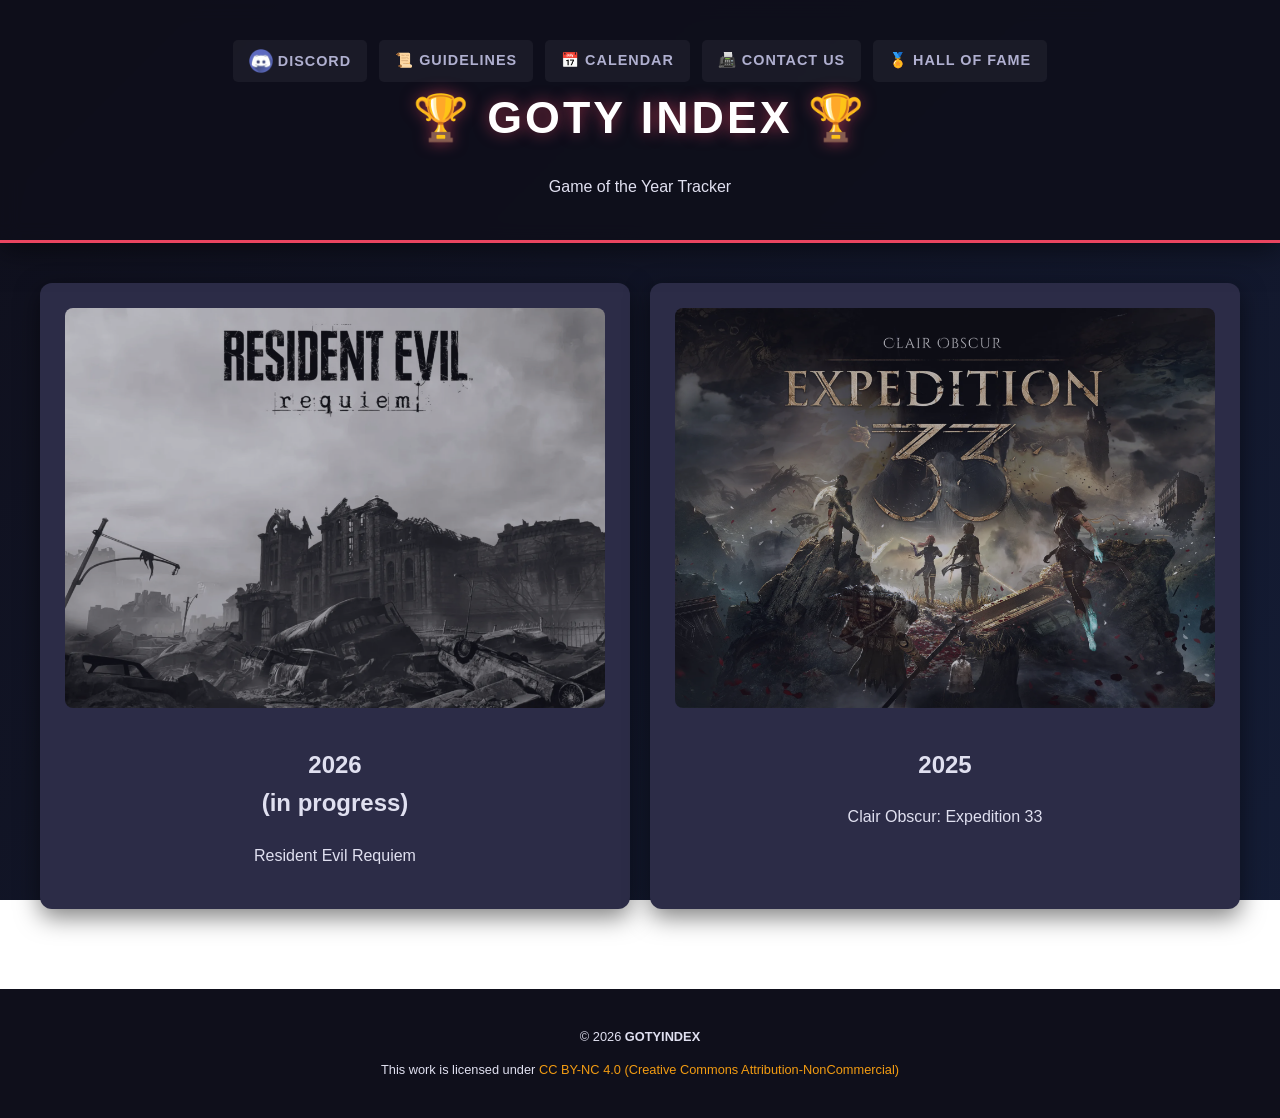
<file: index.html>
<!DOCTYPE html>
<html lang="en">
<head>
    <meta charset="UTF-8">
    <meta name="viewport" content="width=device-width, initial-scale=1.0">

    <!-- TITLE – nejdůležitější -->
    <title>GOTY INDEX – Game of the Year Tracker & Awards Ranking | GOTYINDEX</title>

    <!-- META DESCRIPTION -->
    <meta name="description" content="GOTY Tracker and Game of the Year Tracker. Track, compare and rank the most awarded GOTY games from global critics and media outlets. Updated yearly.">

    <!-- AUTHOR -->
    <meta name="author" content="GOTYINDEX">

    <!-- CANONICAL -->
    <link rel="canonical" href="https://gotyindex.github.io/">

    <!-- OPEN GRAPH -->
    <meta property="og:title" content="GOTY Tracker – Game of the Year Awards Ranking">
    <meta property="og:description" content="The ultimate GOTY Tracker. Compare Game of the Year winners and see which games earned the most awards worldwide.">
    <meta property="og:type" content="website">
    <meta property="og:url" content="https://gotyindex.github.io/">
    <meta property="og:image" content="https://gotyindex.github.io/img/social_share_image.jpg">
    <meta property="og:site_name" content="GOTYINDEX">
    <meta property="og:locale" content="en_US">

    <!-- TWITTER -->
    <meta name="twitter:card" content="summary_large_image">
    <meta name="twitter:title" content="GOTY Tracker – Who Won Game of the Year?">
    <meta name="twitter:description" content="Track and compare Game of the Year winners with the most complete GOTY Tracker online.">
    <meta name="twitter:image" content="https://gotyindex.github.io/img/social_share_image.jpg">

    <!-- THEME -->
    <meta name="theme-color" content="#1a1a2e">

    <!-- ICON -->
    <link rel="icon" href="/img/gotyindex4.webp">

    <!-- FONTS -->
    <link href="https://fonts.googleapis.com/css2?family=Inter:wght@300;400;500;600;700&display=swap" rel="stylesheet">

    <!-- CSS -->
    <link rel="stylesheet" href="/style.css">
</head>
</head>
<body>
    <header class="main-header">
            <nav class="header-nav">
        <a href="https://discord.gg/afFGZg6pcJ" class="nav-link"><img src="img/icon-discord.webp" alt="" class="nav-icon"> Discord</a>
        <a href="guidelines" class="nav-link">📜 Guidelines</a>
        <a href="../calendar" class="nav-link">📅 Calendar</a>
        <a href="contact" class="nav-link">📠 Contact Us</a>
        <a href="halloffame" class="nav-link">🏅 Hall of Fame</a>
    </nav>
        <h1>🏆 GOTY INDEX 🏆</h1>
         <p>Game of the Year Tracker</p>
    </header>
    
    <main class="year-grid">
        <a href="2026" class="year-card">
                 <img src="img/re9.webp" alt="Pokopia" class="year-card-cover">
            <h2>2026
                <br>(in progress)</h2>
            <p>Resident Evil Requiem</p>
        </a>
        <a href="2025" class="year-card">
            <img src="img/e33.webp" alt="Astro Bot" class="year-card-cover">
            <h2>2025</h2>
            <p>Clair Obscur: Expedition 33</p>
        </a>
        </main>

<footer class="main-footer">
    <p>© 2026 <strong>GOTYINDEX</strong></p>
    <p>
        This work is licensed under 
        <a href="https://creativecommons.org/licenses/by-nc/4.0/" target="_blank" style="color: #f39c12; text-decoration: none;">
            CC BY-NC 4.0 (Creative Commons Attribution-NonCommercial)
        </a>
    </p>
</footer>
</body>
</html>
</file>
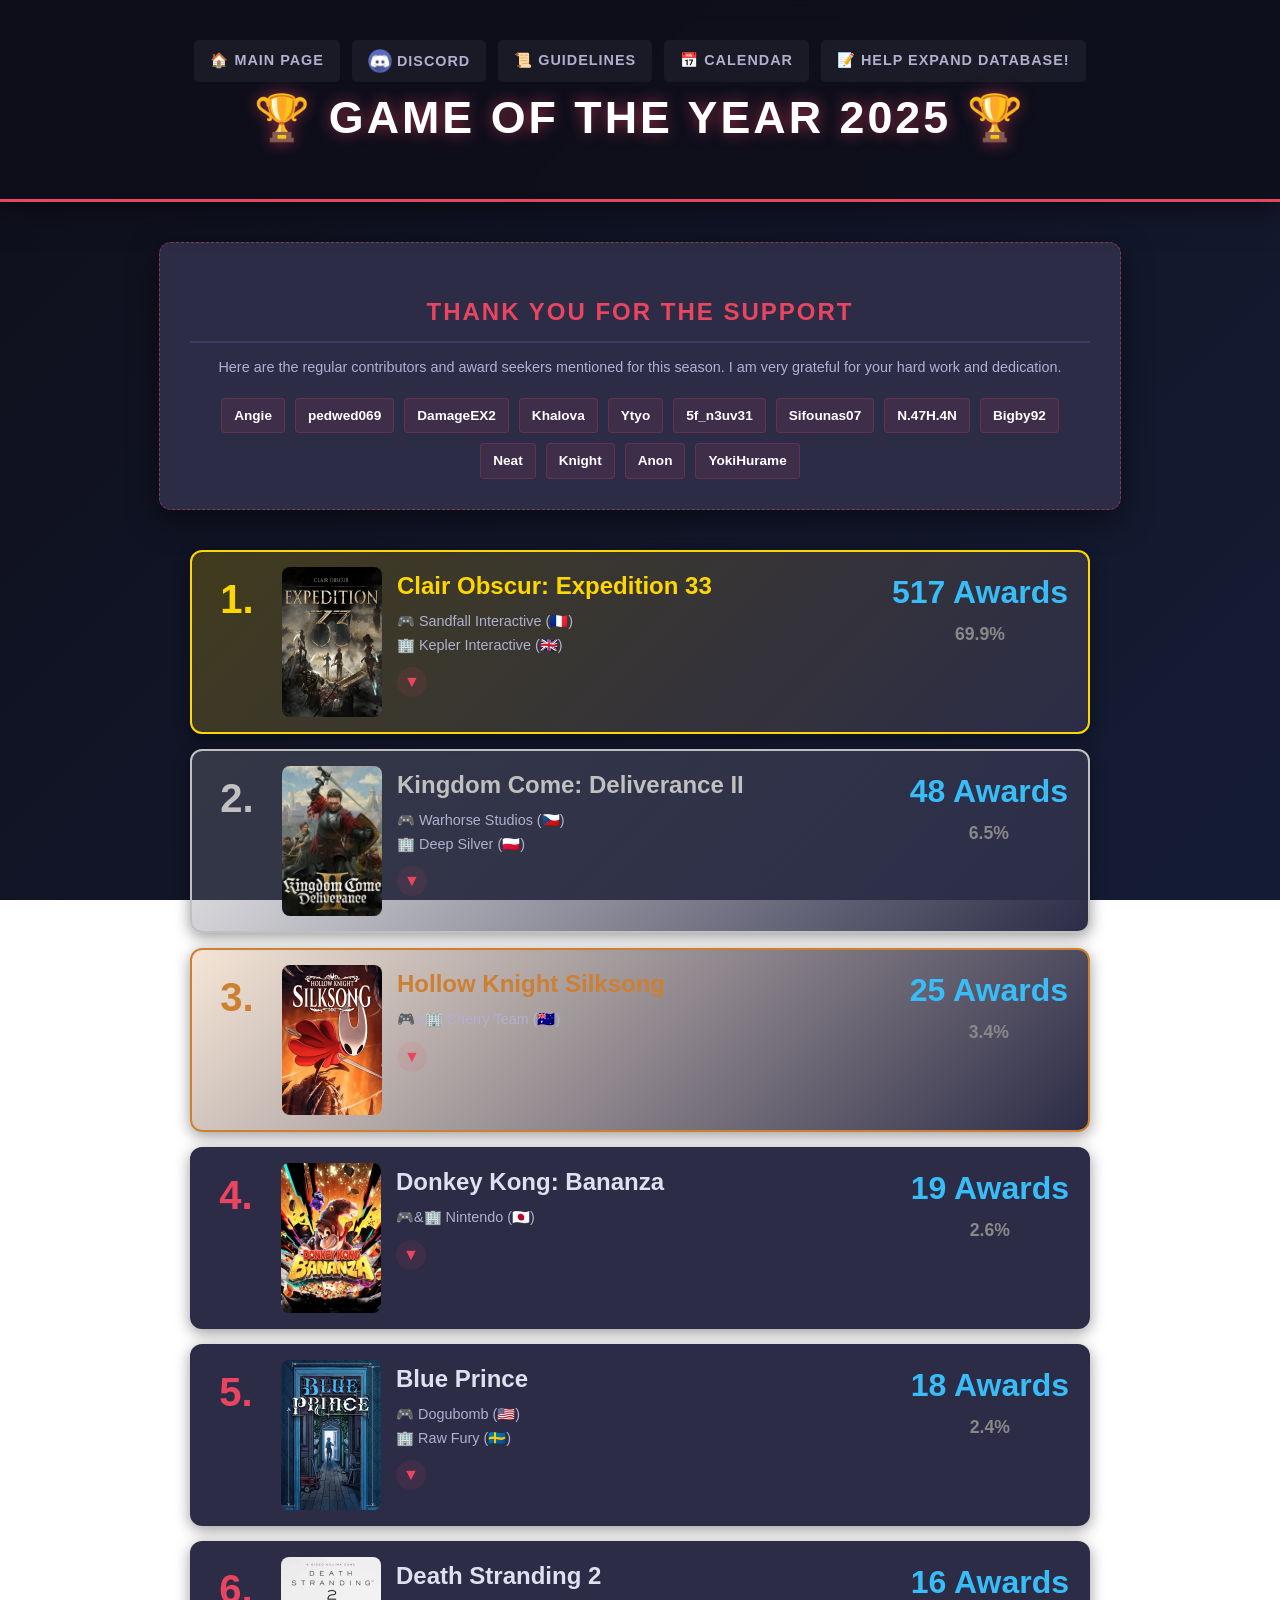
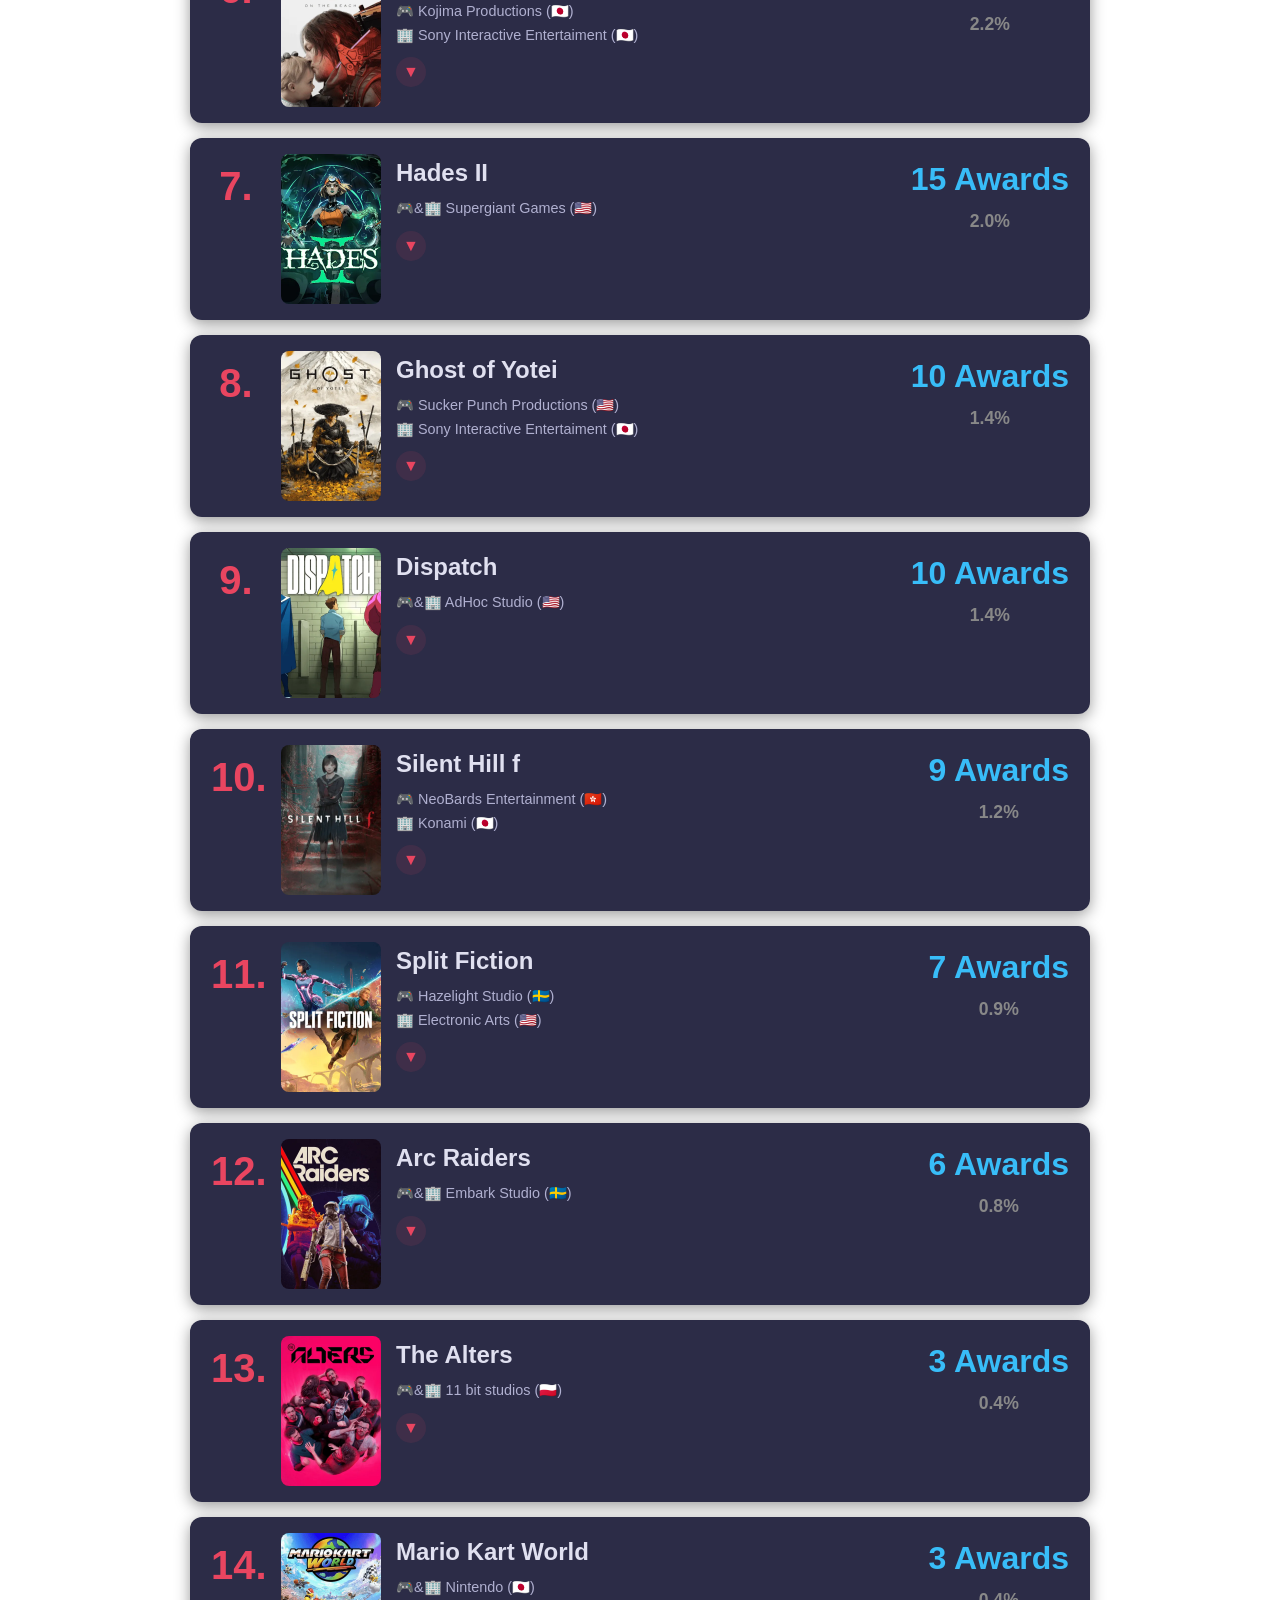
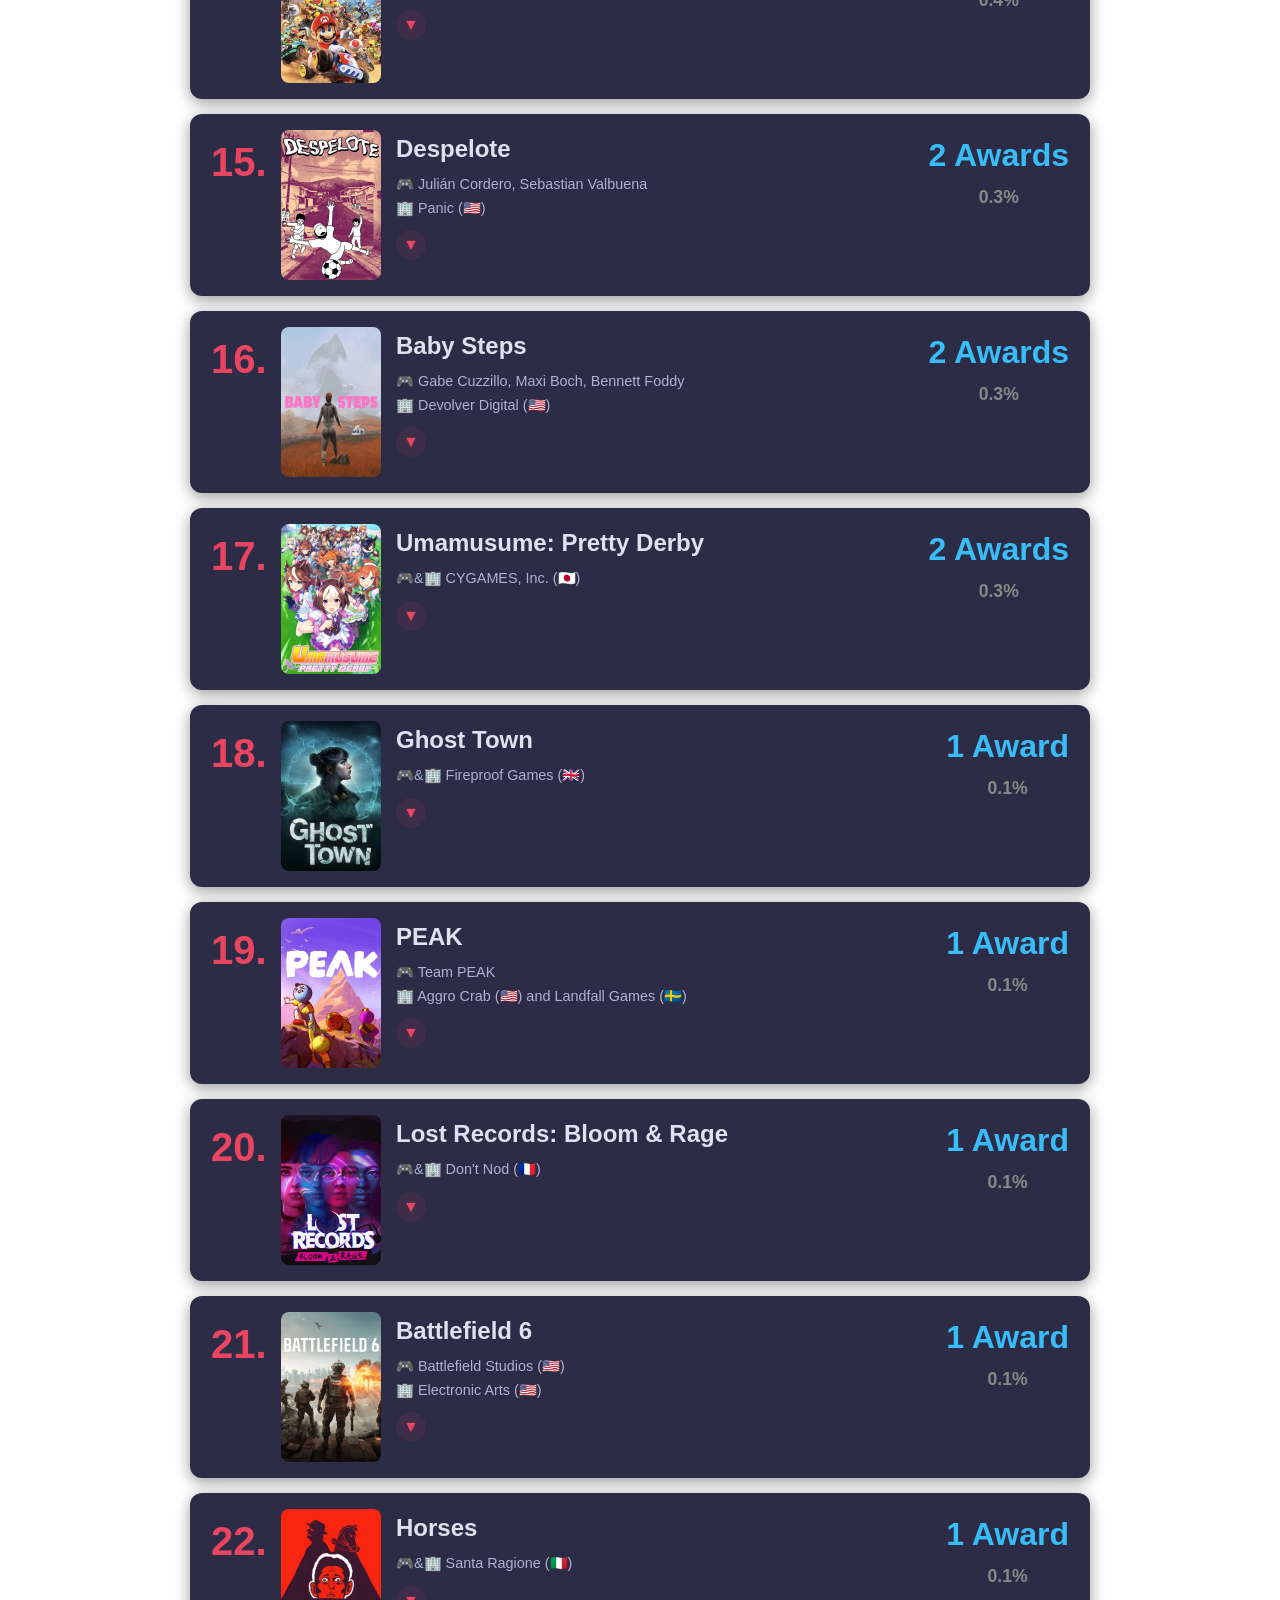
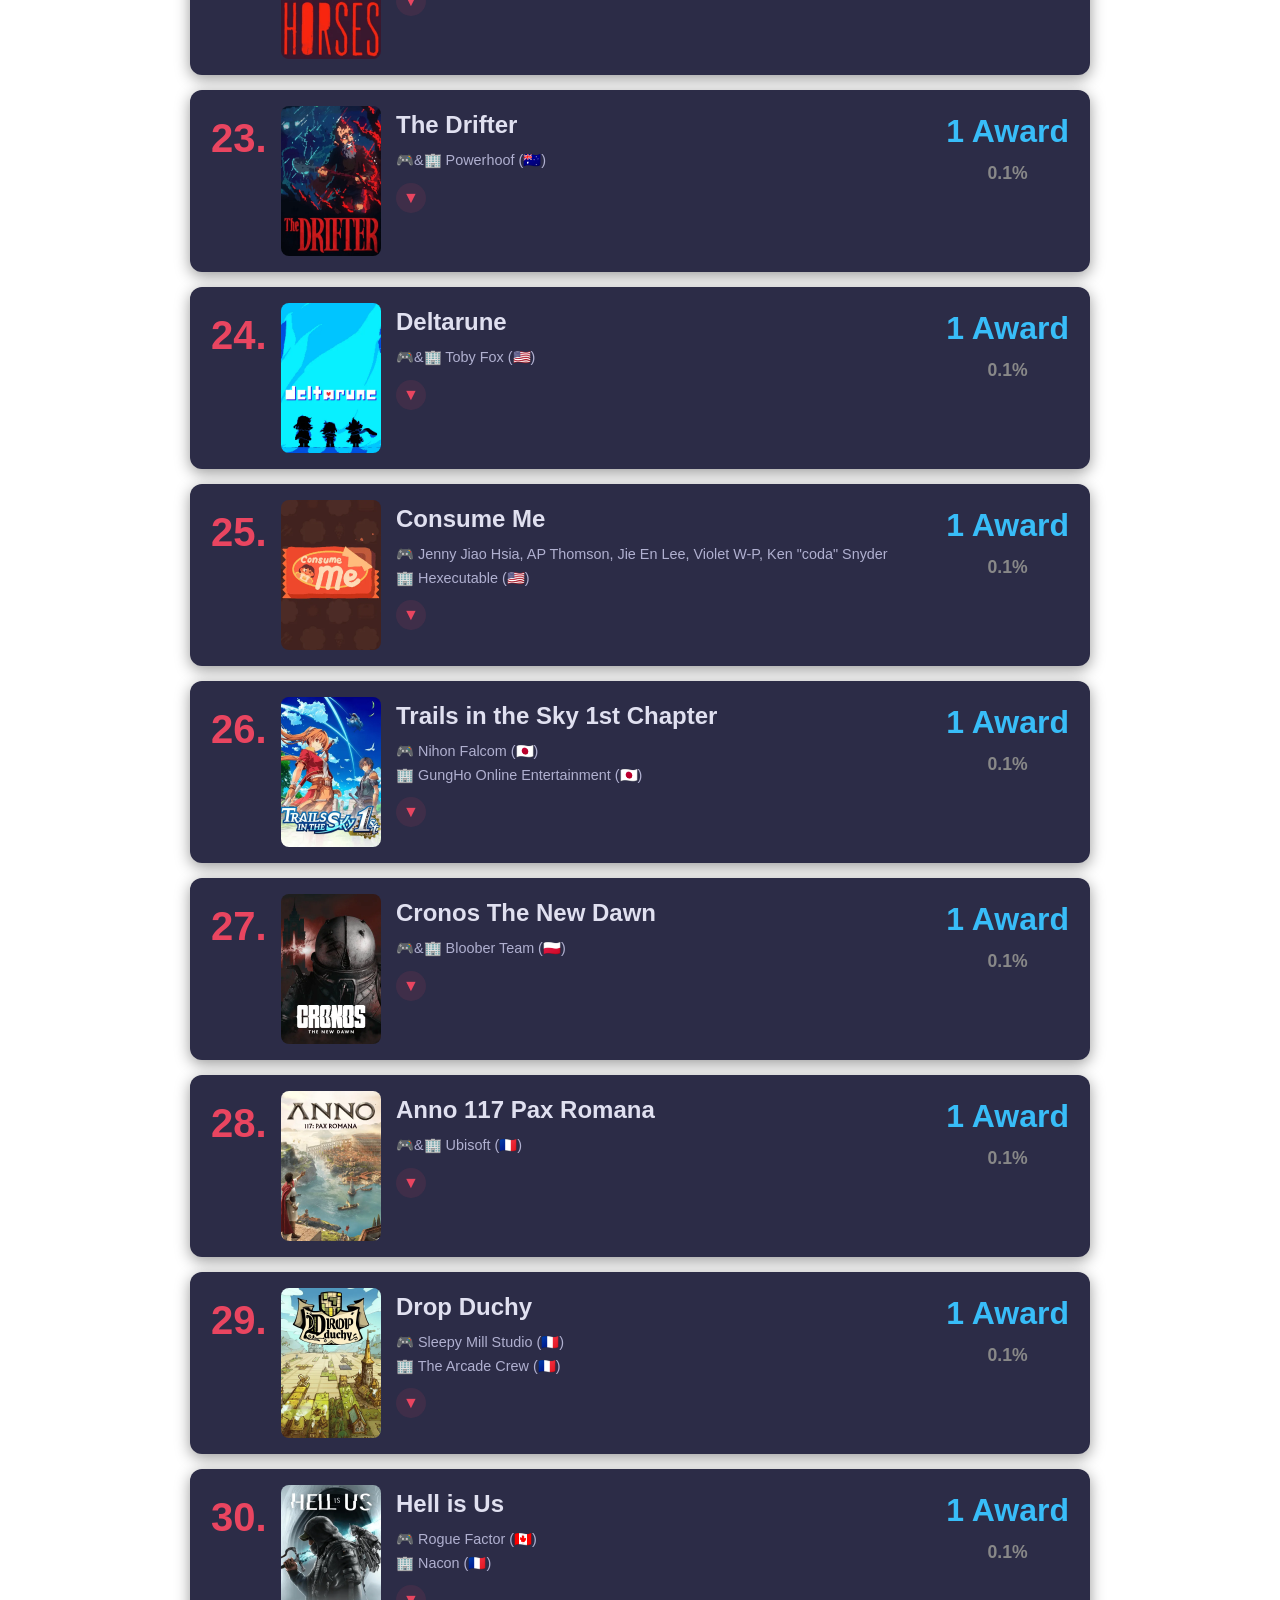
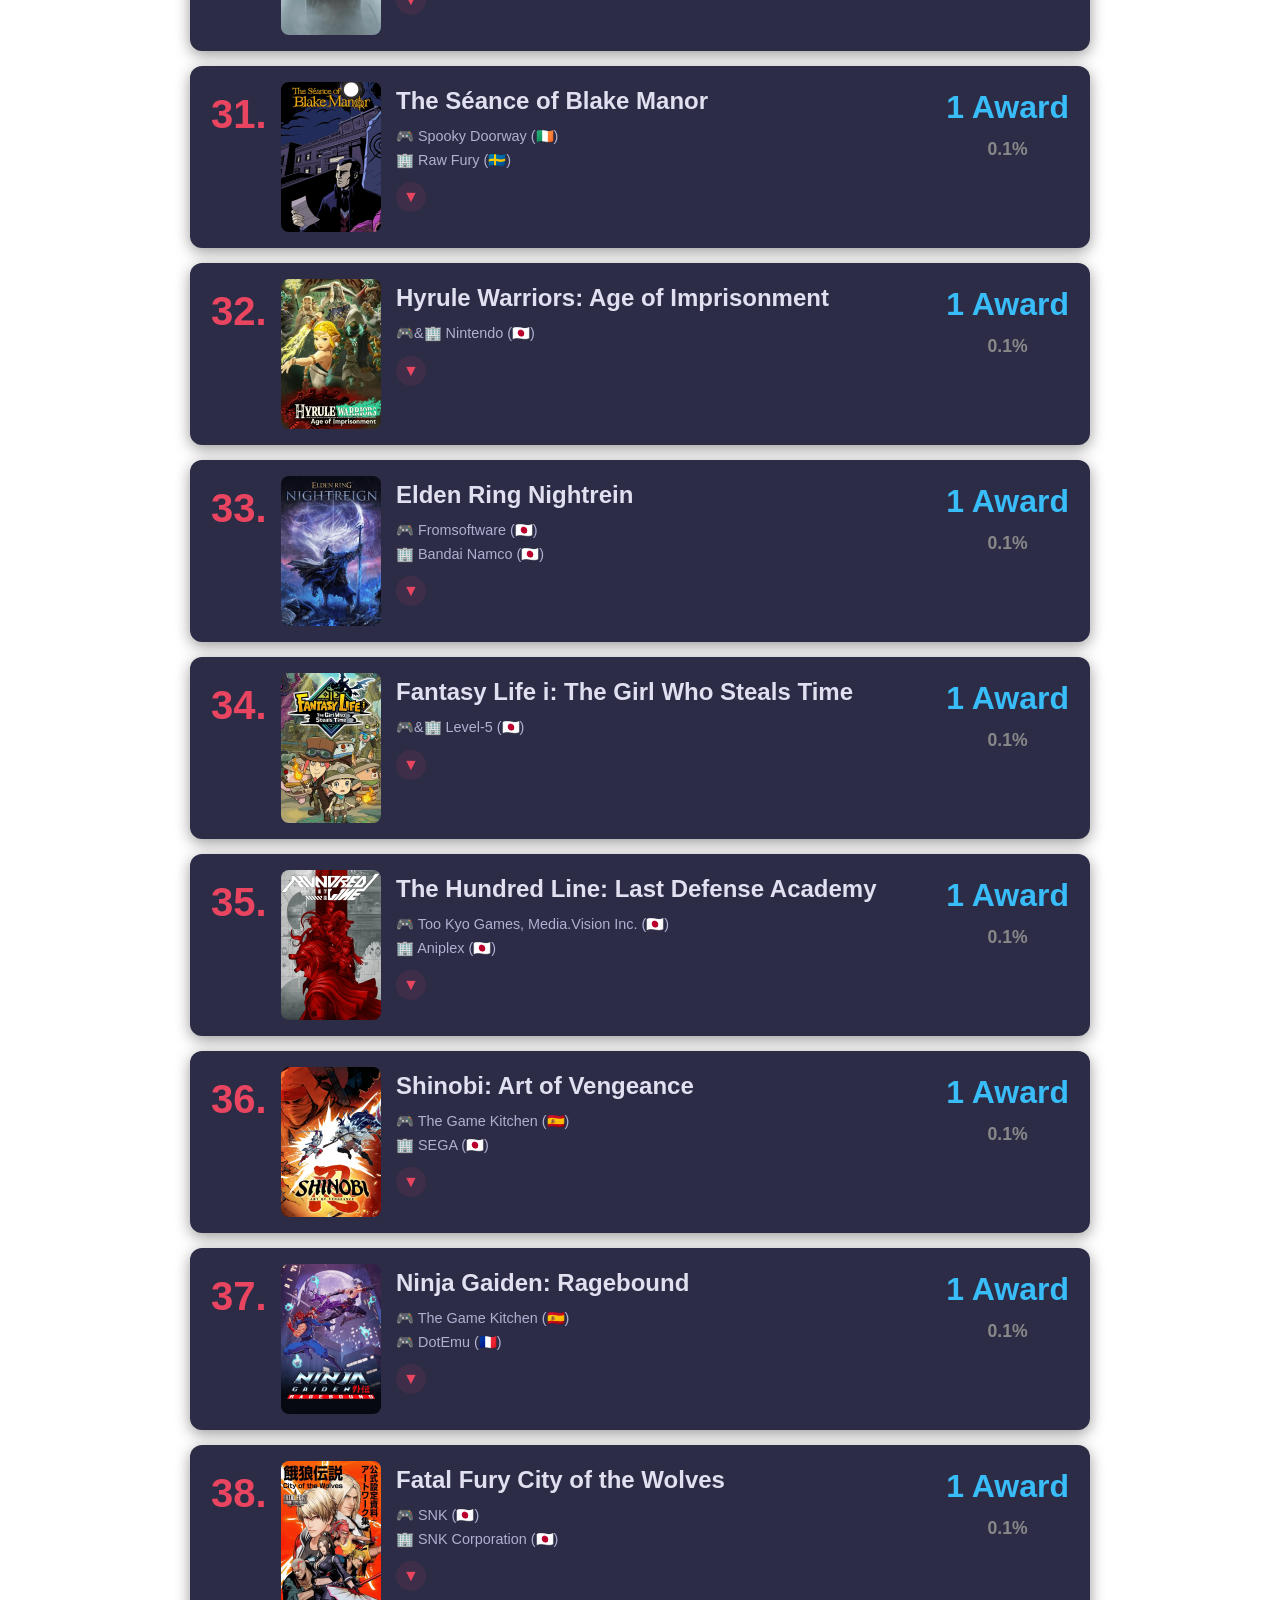
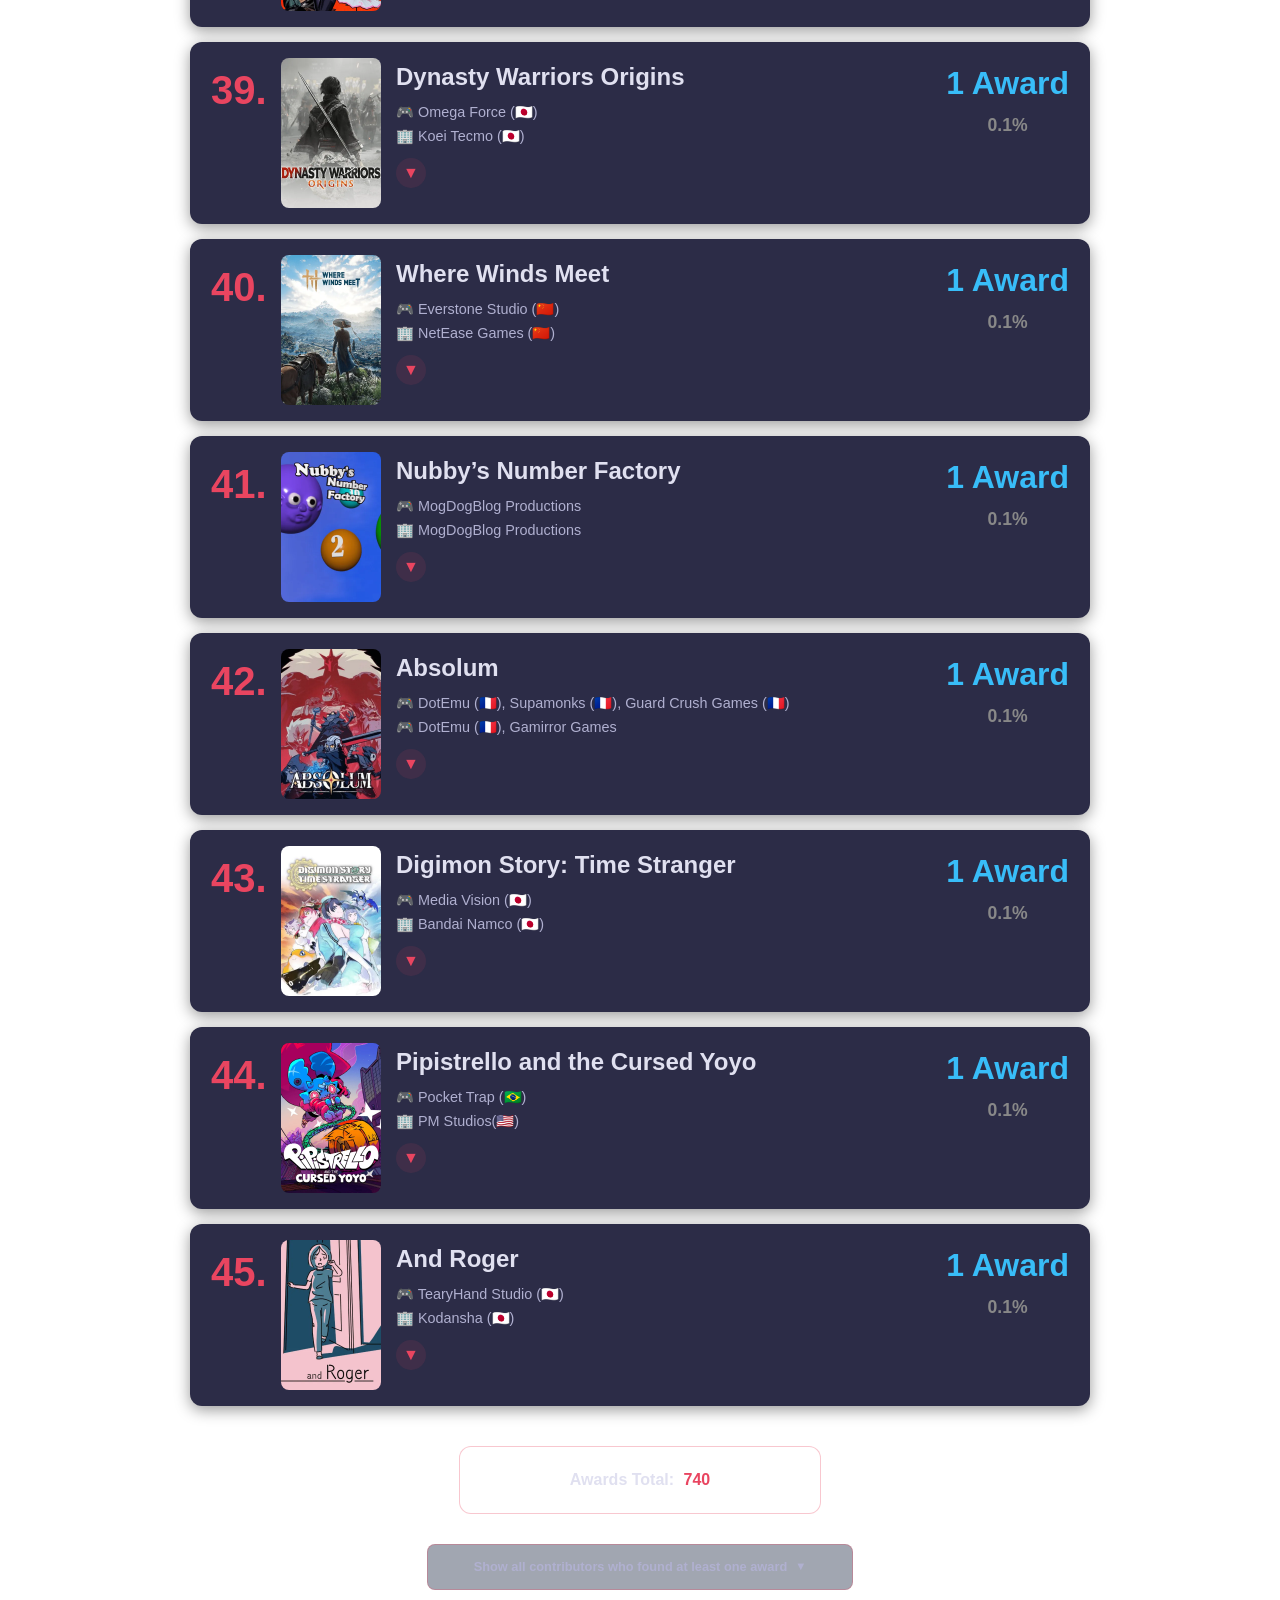
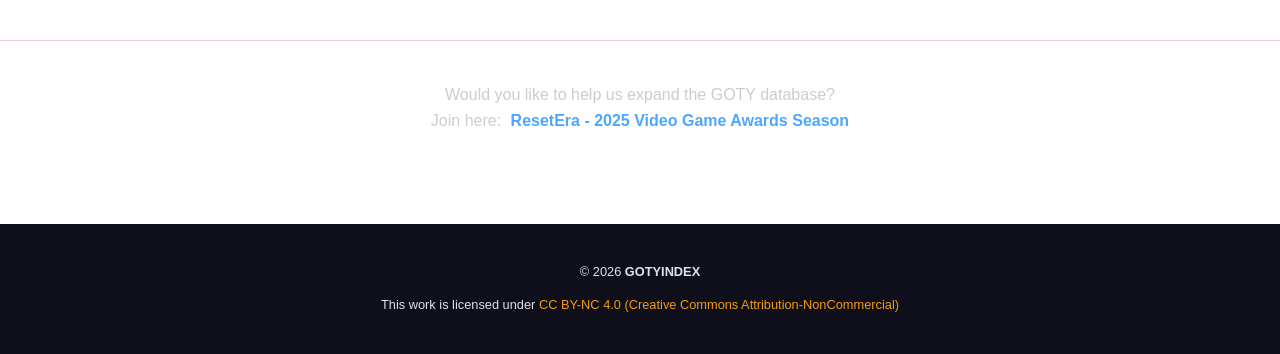
<file: 2025/index.html>
<!DOCTYPE html>
<html lang="cs">
<head>
    <meta charset="UTF-8">
    <meta name="viewport" content="width=device-width, initial-scale=1.0">
    <link rel="shortcut icon" href="../img/gotyindex4.webp">
    <title>GOTY 2025</title>
    <link rel="stylesheet" href="../style.css">
    <link href="https://fonts.googleapis.com/css2?family=Inter:wght@300;400;500;600;700&family=Lato:wght@300;400;700&family=Montserrat:wght@400;600;700;800&display=swap" rel="stylesheet">
</head>
<body>
    <header class="main-header">
            <nav class="header-nav">
        <a href="https://gotyindex.github.io/" class="nav-link">🏠 Main Page</a>
        <a href="https://discord.gg/afFGZg6pcJ" class="nav-link"><img src="../img/icon-discord.webp" alt="" class="nav-icon"> Discord</a>
        <a href="../guidelines" class="nav-link">📜 Guidelines</a>
        <a href="../calendar" class="nav-link">📅 Calendar</a>
        <a href="../contact" class="nav-link">📝 Help expand database!</a>
    </nav>
        
    </nav>
        <h1>🏆 Game of the Year 2025 🏆</h1>
    </header>
  
<section class="info-card contributors-card">
    <div class="thank-you-content">
        <h2 class="thank-you-title">THANK YOU FOR THE SUPPORT</h2>
        <p class="thank-you-subtitle">
            Here are the regular contributors and award seekers mentioned for this season. 
            I am very grateful for your hard work and dedication.
        </p>
        
        <div class="contributors-list">
            <a href="https://www.resetera.com/members/angie.33833/" target="_blank" class="contributor-link">Angie</a>
            <a href="https://www.resetera.com/members/pedwed069.232324/" target="_blank" class="contributor-link">pedwed069</a>
            <a href="https://www.resetera.com/members/damageex2.170529/" target="_blank" class="contributor-link">DamageEX2</a>
            <a href="https://www.resetera.com/members/khalova.233785/" target="_blank" class="contributor-link">Khalova</a>
            <a href="" class="contributor-link">Ytyo</a>
            <a href="https://x.com/5f_n3uv31" target="_blank" class="contributor-link">5f_n3uv31</a>
            <a href="https://www.resetera.com/members/sifounas07.234193/" target="_blank" class="contributor-link">Sifounas07</a>
            <a href="https://www.resetera.com/members/n-47h-4n.16501/" target="_blank" class="contributor-link">N.47H.4N</a>
            <a href="https://www.resetera.com/members/bigby92.234823/" target="_blank" class="contributor-link">Bigby92</a>
            <a href="" target="_blank" class="contributor-link">Neat</a>
            <a href="https://www.resetera.com/members/knight.76056/" target="_blank" class="contributor-link">Knight</a>
            <a href="" class="contributor-link">Anon</a>
            <a href="" class="contributor-link">YokiHurame</a>

        </div>
    </div>
</section>

<main class="ranking">
        <div class="game-entry top-winner"> 
    <span class="rank-number"></span>
    <img src="../img/expedition33.webp" alt="Baldur's Gate 3 Cover" class="game-cover-small">

    <div class="game-info">

        <h3>Clair Obscur: Expedition 33</h3>
        <p>🎮 Sandfall Interactive (🇫🇷)</p>
        <p>🏢 Kepler Interactive (🇬🇧)</p>
        <span class="media-toggle-arrow">▼</span>
        
        <div class="media-list">
            <ol>
                <li><a href="https://www.gamingamigos.com/post/clair-obscur-expedition-33-thailand-game-awards" target="_blank" class="media-link">Thailand Game Awards (TH)</a></li>
                <li><a href="https://www.stuff.tv/award/the-stuff-gadget-awards-2025-our-apps-and-games-of-the-year/" target="_blank" class="media-link">Stuff (UK)</a></li>
                <li><a href="https://www.konzoliste.cz/magazin/nejlepsi-hry-roku-2025/" target="_blank" class="media-link">Konzoliste (CZ)</a></li>
                <li><a href="https://www.reddit.com/r/expedition33/comments/1oki3dk/clair_obscur_recives_goty_award_form_larazon_es/?share_id=-zUaRxFFGLTjGfy3qhS2W&utm_medium=android_app&utm_name=androidcss&utm_source=share&utm_term=1" target="_blank" class="media-link">Larazon (ES)</a></li>
                <li><a href="https://rankingiproduktow.pl/ranking-najlepszych-gier-2025-roku/" target="_blank" class="media-link">Rankingiproduktow (PL)</a></li>
                <li><a href="https://x.com/GoldenJoysticks/status/1991572362777751619" target="_blank" class="media-link">Golden Joystick Awards (Players´ Choice, UK)</a></li>
                <li><a href="https://www.xataka.com/xataka/72-productos-tecnologicos-ano-estos-ganadores-premios-xataka-nordvpn-2025" target="_blank" class="media-link">Premios Xataka (ES)</a></li>
                <li><a href="https://www.ggwp.id/gaming/others/pemenang-the-lazy-game-awards-2025-00-ck54p-g0fw8s" target="_blank" class="media-link">The Lazy Game Awards (ID)</a></li>
                <li><a href="https://www.3djuegos.com/eventos/noticias/estos-mejores-videojuegos-ano-todos-galardonados-premios-3djuegos-lenovo-2025" target="_blank" class="media-link">3DJuegos (ES)</a></li>
                <li><a href="https://www.3djuegos.com/eventos/noticias/estos-mejores-videojuegos-ano-todos-galardonados-premios-3djuegos-lenovo-2025" target="_blank" class="media-link">3DJuegos (Players´ Choice, ES)</a></li>
                <li><a href="https://gepigeny.hu/goty/2025" target="_blank" class="media-link">Gepigeny (HU) (Players' Choice)</a></li>
                <li><a href="https://antlionaudio.com/blogs/news/game-of-the-year-2025" target="_blank" class="media-link">Atlion Audio (US)</a></li>
                <li><a href="https://x.com/TrueGaming/status/1994474392169189628" target="_blank" class="media-link">True Gaming Awards (SA)</a></li>
                <li><a href="https://www.rollingstone.com/culture/rs-gaming-lists/best-video-games-of-2025-1235469710/clair-obscur-expedition-33-2-1235469787/" target="_blank" class="media-link">Rolling Stone (US)</a></li>
                <li><a href="https://www.inverse.com/gaming/25-best-games-of-2025-ranked" target="_blank" class="media-link">Inverse (US)</a></li>
                <li><a href="https://www.youtube.com/live/7n3QeR-O1i8?si=A4Zxl4sA7a3VPs90&t=10796" target="_blank" class="media-link">GameFest Awards (US)</a></li>
                <li><a href="https://www.thenationalnews.com/arts-culture/2025/12/01/10-best-video-games-of-2025-from-clair-obscur-expedition-33-to-doom-the-dark-ages/" target="_blank" class="media-link">The National (AE)</a></li>
                <li><a href="https://collider.com/best-video-games-2025-ranked/" target="_blank" class="media-link">Collider (CA)</a></li>
                <li><a href="https://fullcleared.com/recommendations/fullcleareds-favorite-games-of-2025/" target="_blank" class="media-link">FullCleared (US)</a></li>
                <li><a href="https://www.instagram.com/p/DR2pk4ygbR1/?img_index=2" target="_blank" class="media-link">Controller (US)</a></li>
                <li><a href="https://www.michigandaily.com/arts/digital-culture/digital-cultures-2025-game-of-the-year-superlatives/" target="_blank" class="media-link">Michigan Daily (US)</a></li>
                <li><a href="https://youtu.be/ue9GqaakKdQ?si=LQbixCP5Hot9ECDj&t=609" target="_blank" class="media-link">GamesRadar (UK)</a></li>
                <li><a href="https://www.dexerto.com/gaming/best-2025-games-3011799/" target="_blank" class="media-link">Dexerto (UK)</a></li>
                <li><a href="https://creativecampus.universidadeuropea.com/noticias/syfy-games-awards-2025-creative-campus-de-la-universidad-europea/" target="_blank" class="media-link">Syfy Games Awards (ES)</a></li>
                <li><a href="https://www.youtube.com/watch?v=SFyESBSeDGg" target="_blank" class="media-link">Minimap Gaming (US)</a></li>
                <li><a href="https://equinoxawards.com/ganadores/" target="_blank" class="media-link">Equinox Latam Game Awards (MX)</a></li>
                <li><a href="https://www.youtube.com/watch?v=04RTKyXoYNU&t=1936s" target="_blank" class="media-link">Tech Tudo (BR)</a></li>
                <li><a href="https://www.instagram.com/p/DQq4Cj1DF2V/" target="_blank" class="media-link"> Lucca Comics & Games (Players´ Choice, IT)</a></li>
                <li><a href="https://www.thereviewgeek.com/best-videogames-2025/" target="_blank" class="media-link"> The Review Geek (US)</a></li>
                <li><a href="https://www.uagna.it/videogiochi/uagna-awards-2025-game-of-the-year-209965" target="_blank" class="media-link"> UAGNA.IT (IT)</a></li>
                <li><a href="https://www.slantmagazine.com/features/the-25-best-video-games-of-2025/" target="_blank" class="media-link"> Slant Magazine (UK)</a></li>
                <li><a href="https://www.videogamer.com/expedition-33-game-of-the-year-2025/" target="_blank" class="media-link"> Videogamer (UK)</a></li>
                <li><a href="https://www.youtube.com/watch?v=CmsRbVs9ZC4&t=24785s" target="_blank" class="media-link"> Fire Escape Cast (UK)</a></li>
                <li><a href="https://vigiato.net/goty" target="_blank" class="media-link"> Vigiato (IR)</a></li>
                <li><a href="https://vigiato.net/goty" target="_blank" class="media-link"> Vigiato (Players´ Choice, IR)</a></li>
                <li><a href="https://www.computerbild.de/artikel/Tipps-Die-besten-Games-2025-Videospiele-Weihnachten-40573955.html" target="_blank" class="media-link"> Computerbild (DE)</a></li>
                <li><a href="https://inthegame.nl/2025/12/08/de-beste-games-van-2025/" target="_blank" class="media-link"> In The Game (NL)</a></li>
                <li><a href="https://www.instagram.com/p/DSEGKirFD_M/" target="_blank" class="media-link"> Flow Games TV (BR)</a></li>
                <li><a href="https://www.instagram.com/p/DSEGKirFD_M/" target="_blank" class="media-link"> Flow Games TV (Players´ Choice, BR)</a></li>
                <li><a href="https://adventuregamers.com/article/top-games-of-2025" target="_blank" class="media-link"> Adventure Games (US)</a></li>
                <li><a href="https://www.theringer.com/2025/12/10/video-games/best-video-games-2025-top-10-ranking-games-of-the-year-goty" target="_blank" class="media-link"> The Ringer (US)</a></li>
                <li><a href="https://as.com/meristation/noticias/expedition-33-es-el-goty-meristation-2025-f202512-n/" target="_blank" class="media-link"> Meristation (ES)</a></li>
                <li><a href="https://www.twitch.tv/the_casualreport" target="_blank" class="media-link"> The Casual Report (UK) (Players' Choice)</a></li>
                <li><a href="https://www.twitch.tv/the_casualreport" target="_blank" class="media-link"> The Casual Report (UK)</a></li>
                <li><a href="https://joy.org.au/checkpoint/2025/12/11/checkpoints-2025-game-of-the-year/" target="_blank" class="media-link"> Checkpoint (AU)</a></li>
                <li><a href="https://youtu.be/uh52WIW7f9w?si=WYg0mT6apXpElLYD&t=969" target="_blank" class="media-link"> PC Games (DE)</a></li>
                <li><a href="https://www.youtube.com/watch?v=FFwwKCDC9Wk" target="_blank" class="media-link"> WatchMojo (CA)</a></li>
                <li><a href="https://home.1und1.de/magazine/unterhaltung/gaming/besten-spiele-2025-game-of-the-year-liste-highlights-41602118" target="_blank" class="media-link"> 1&1 (DE)</a></li>
                <li><a href="https://www.instagram.com/p/DSH0xw-DPBJ/" target="_blank" class="media-link"> NASCE, CRESCE, RESPAWNA (Players´ Choice, IT)</a></li>
                <li><a href="https://movistaresports.com/goty-2025-movistar-esports/" target="_blank" class="media-link">Movistar (ES) - tie</a></li>
                <li><a href="https://www.complex.com/pop-culture/a/marc-griffin/best-video-games-2025-ranked" target="_blank" class="media-link">Complex (US)</a></li>
                <li><a href="https://www.gamentalk.it/post/il-gioco-dell-anno-2025-per-game-n-talk" target="_blank" class="media-link">Game'N'Talk (IT)</a></li>
                <li><a href="https://www.3arrafni.com/best-2025-games/" target="_blank" class="media-link">3arrafni (SA)</a></li>
                <li><a href="https://www.youtube.com/watch?v=WDraAxp-Wp8" target="_blank" class="media-link">The Game Awards (US)</a></li>
                <li><a href="https://www.youtube.com/watch?app=desktop&v=n5m1L_esevI" target="_blank" class="media-link">Gamespot (US)</a></li>
                <li><a href="https://www.destructoid.com/destructoid-2025-game-of-the-year/" target="_blank" class="media-link">Destructoid (US)</a></li>
                <li><a href="https://www.destructoid.com/destructoid-awards-2025-winners/" target="_blank" class="media-link">Destructoid (Players´ Choice, US)</a></li>
                <li><a href="https://www.navigames.es/articulos/los-goty-de-navigames-o-navigotys-2025/" target="_blank" class="media-link">Navigames (ES)</a></li>
                <li><a href="https://www.instagram.com/p/DSJd3rHjZHY/?img_index=1" target="_blank" class="media-link">Southwest Airlines Gaming League (US) (Players' Choice)</a></li>
                <li><a href="https://english.mathrubhumi.com/technology/top-15-games-2025-indie-blockbuster-dv7jqi2g" target="_blank" class="media-link">Mathrubhumi (IN)</a></li>
                <li><a href="https://www.3djuegos.lat/ps5/lista-completa-ganadores-premios-3djuegos-latam-2025-expedition-33-se-lleva-goty" target="_blank" class="media-link">3DJuegos Latam (MX)</a></li>
                <li><a href="https://www.fz.se/artikel/301841-lasarnas-arets-spel-2025" target="_blank" class="media-link">FZ (Players´ Choice, SE)</a></li>
                <li><a href="https://www.youtube.com/@WhatCultureGaming/posts" target="_blank" class="media-link">WhatCulture Gaming (Players´ Choice, US)</a></li>
                <li><a href="https://vgamerz.com/top-games-of-2025-editor-picks/" target="_blank" class="media-link">Vgamerz (US)</a></li>
                <li><a href="https://mezha.ua/articles/mezha-best-games-of-2025-306999/" target="_blank" class="media-link">Mezha (UA)</a></li>
                <li><a href="https://grnd.ro/am-ales-grind-of-the-year-2025/" target="_blank" class="media-link">GRIND (Players´ Choice, RO)</a></li>
                <li><a href="https://www.geekswithkids.ca/the-best-movies-tv-and-games-of-2025-our-top-3-picks-revealed/" target="_blank" class="media-link">Geekwithkids (CA)</a></li>
                <li><a href="https://www.instagram.com/reel/DSQGCzeASk8/" target="_blank" class="media-link">Techtaiment Game Awards (UAE)</a></li>
                <li><a href="https://www.esquire.com/entertainment/a69678261/esquire-gaming-awards-2025/" target="_blank" class="media-link">Esquire (US)</a></li>
                <li><a href="https://www.maxim.com/entertainment/the-best-video-games-of-2025/" target="_blank" class="media-link">Maxim (US)</a></li>
                <li><a href="https://www.everyeye.it/notizie/chi-conquister-trono-everyeye-awards-2025-vota-miglior-gioco-anno-847111.html" target="_blank" class="media-link">Everyeye Awards 2025 (Players´ Choice, IT)</a></li>
                <li><a href="https://www.gamerbraves.com/gcaxthgs25-gamescom-asia-x-thailand-game-show-wraps-up-with-record-attendance-and-award-ceremony/" target="_blank" class="media-link">Thailand Game Awards (Players´ Choice, TH)</a></li>
                <li><a href="https://www.youtube.com/watch?v=CHzhJLSqqOk&t=1275s" target="_blank" class="media-link">GTOPIA (Players´ Choice, KR)</a></li>
                <li><a href="https://www.senscritique.com/top/resultats/les_meilleurs_jeux_video_de_2025/4002475" target="_blank" class="media-link">Senscritique (Players´ Choice, FR)</a></li>
                <li><a href="https://gameinformer.com/best-of-2025/2025/12/16/editor-top-10s-of-2025" target="_blank" class="media-link">Gameinformer (UK)</a></li>
                <li><a href="https://reviewdejogos.com.br/artigos/lista-os-10-melhores-jogos-de-2025/" target="_blank" class="media-link">Review de Jogos (BR)</a></li>
                <li><a href="https://gameinformer.com/best-of-2025/2025/12/16/game-informer-readers-top-50-games-of-2025" target="_blank" class="media-link">Gameinformer (Players Choice, UK)</a></li>
                <li><a href="https://www.bilibili.com/video/BV1or15BSEym/?spm_id_from=0.0.upload.video_card.click" target="_blank" class="media-link">AGP (CN)</a></li>
                <li><a href="https://www.vgmag.it/390337/vgmag-awards-2025-i-migliori-giochi-dellanno-eletti-dalla-redazione/#Game_of_the_Year_%E2%80%93_Clair_Obscur_Expedition_33" target="_blank" class="media-link">VGMAG (IT)</a></li>
                <li><a href="https://www.cybersport.ru/tags/games/vybrali-luchshiye-igry-2025-goda-v-33-nominatsiyakh-no-chto-to-poshlo-ne-tak" target="_blank" class="media-link">Cybersport (RU)</a></li>
                <li><a href="https://hardcoregamer.com/hardcore-gamers-2025-game-of-the-year-awards-top-10/" target="_blank" class="media-link">Hardcore Gamer (CA)</a></li>
                <li><a href="https://www.polityka.pl/tygodnikpolityka/kultura/2325703,1,10-najlepszych-gier-roku-wedlug-polityki-satyra-przygoda-akcja-i-oszalamiajacy-debiut.read" target="_blank" class="media-link">Polytika (PL)</a></li>
                <li><a href="https://www.nrc.nl/nieuws/2025/12/17/dit-zijn-de-tien-beste-games-van-2025-a4914558" target="_blank" class="media-link">NRC (NL)</a></li>
                <li><a href="https://www.xgn.nl/artikel/de-10-beste-games-van-het-jaar-op-een-rij-5-maakt-je-sowieso-vrolijk" target="_blank" class="media-link">XGN (NL)</a></li>
                <li><a href="https://gameobserver.com/the-gameobserver-awards-2025-winners/" target="_blank" class="media-link">GameObserver (US)</a></li>
                <li><a href="https://www.bilibili.com/opus/1147315498556325892" target="_blank" class="media-link">The Zheguang Award (Players´ Choice, CN)</a></li>
                <li><a href="https://www.youtube.com/watch?v=5Jn5OUgnbR0" target="_blank" class="media-link">Kit & Krysta (US)</a></li>
                <li><a href="https://www.hi-fi.ru/magazine/games/15-luchshih-igr-2025-goda/" target="_blank" class="media-link"> Hi-fi (RU)</a></li>
                <li><a href="https://www.inven.co.kr/webzine/news/?news=310685" target="_blank" class="media-link"> Inven (Players´ Choice, KR)</a></li>
                <li><a href="https://www.youtube.com/watch?v=Y2Qn6DDacIU" target="_blank" class="media-link"> Earlyaccess (Players´ Choice, UA)</a></li>
                <li><a href="https://nerdando.com/2025/12/19/nerdando-awards-2025-videogames/" target="_blank" class="media-link"> Nerdando (IT)</a></li>
                <li><a href="https://nerdando.com/2025/12/19/nerdando-awards-2025-videogames/" target="_blank" class="media-link"> Nerdando (Players´ Choice, IT)</a></li>
                <li><a href="https://en.ara.cat/media/the-20-best-video-games-of-2025_1_5597156.html" target="_blank" class="media-link"> Ara (ES)</a></li>
                <li><a href="https://www.techradar.com/gaming/techradar-gaming-game-of-the-year-2025#section-top-3" target="_blank" class="media-link"> TechRadar (US)</a></li>
                <li><a href="https://www.terra.com.br/gameon/plataformas-e-consoles/conheca-os-melhores-jogos-de-2025-na-opiniao-do-terra-game-on,7c1e7454e6d7a7d06de26e4207c471a0sufcz3se.html" target="_blank" class="media-link"> Terra (BR)</a></li>
                <li><a href="https://www.primetimer.com/features/a-lookback-at-the-year-of-2025-10-best-video-game-launches" target="_blank" class="media-link"> PRIMETIMER (US)</a></li>
                <li><a href="https://www.geeksandcom.com/top-10-des-meilleurs-jeux-video-2025/" target="_blank" class="media-link"> Geek and Com (CA)</a></li>
                <li><a href="https://www.gamekult.com/sondage/resultats/gk-awards-2025.html" target="_blank" class="media-link"> Gamekult (Players´ Choice, FR)</a></li>
                <li><a href="https://www.ign.com/articles/the-best-game-of-2025" target="_blank" class="media-link"> IGN (US)</a></li>
                <li><a href="https://youtu.be/9OC_7uhDNRM?si=XryEp7u6aG5nq1Lz&t=1354" target="_blank" class="media-link"> 4P (DE)</a></li>
                <li><a href="https://x.com/grandgameawards/status/2002112774206595146?s=46" target="_blank" class="media-link"> Grand Game Awards (DZ)</a></li>
                <li><a href="https://grandgameawards.com/2025-winners/" target="_blank" class="media-link"> Grand Game Awards (Players' Choice, DZ)</a></li>
                <li><a href="https://www.resetera.com/threads/edge-419-february-2026-romeo-is-a-dead-man-cover-story-reviews-include-metroid-prime-4-beyond-kirby-air-riders-dispatch-routine-skate-story.1388734/" target="_blank" class="media-link"> EDGE Awards (US)</a></li>
                <li><a href="https://www.youtube.com/live/TTEvkhPGXAA?si=K3jIt5I9d2HSzOzY&t=9111" target="_blank" class="media-link"> Gamekings (NL)</a></li>
                <li><a href="https://www.lefigaro.fr/secteur/high-tech/surprenants-intelligents-exigeants-et-deja-mythiques-notre-selection-des-meilleurs-jeux-video-de-l-annee-2025-20251219" target="_blank" class="media-link"> Le Figaro (FR)</a></li>
                <li><a href="https://x.com/ChiclanaFriends/status/2002101794399547802" target="_blank" class="media-link">Chiclana & Friends (Players' Choice, ES)</a></li>
                <li><a href="https://x.com/bilbaogamesconf/status/1999554112694698196" target="_blank" class="media-link">Titanium Awards (ES)</a></li>
                <li><a href="https://www.twitch.tv/animeclickit/videos" target="_blank" class="media-link">AnimeClick (IT)</a></li>
                <li><a href="https://www.ign.com/articles/the-ign-community-awards-2025" target="_blank" class="media-link"> IGN (Players´ Choice, US)</a></li>
                <li><a href="https://www.twitch.tv/videos/2636039661" target="_blank" class="media-link"> JVleMag (Players´ Choice, FR)</a></li>
                <li><a href="https://x.com/novapovnp/status/2002699875339919824?s=46" target="_blank" class="media-link"> Nova Pov (NG)</a></li>
                <li><a href="https://www.theaureview.com/games/the-best-games-of-2025/" target="_blank" class="media-link">The AU Review (AU)</a></li>
                <li><a href="https://youtu.be/5L_Uj7LVjN0?si=pMg71nBE8KUsIOUM&t=754" target="_blank" class="media-link">Binge Bot (NL)</a></li>
                <li><a href="https://canaltech.com.br/games/melhores-jogos-lancados-2025/" target="_blank" class="media-link">Canaltech (BR)</a></li>
                <li><a href="https://www.youtube.com/watch?v=v87tGgA7FOI&t=3201s" target="_blank" class="media-link">Project COE (CA)</a></li>
                <li><a href="https://mobalytics.gg/news/goty-watch#2025-game-of-the-year-categories-and-winners-0" target="_blank" class="media-link">Mobalytics (US)</a></li>
                <li><a href="https://mobalytics.gg/news/goty-watch#2025-game-of-the-year-categories-and-winners-0" target="_blank" class="media-link">Mobalytics (Players' Choice, US)</a></li>
                <li><a href="https://www.gamewatcher.com/news/the-best-games-of-2025" target="_blank" class="media-link">GameWatcher (HR)</a></li>
                <li><a href="https://gamerant.com/top-best-video-game-2025/" "_blank" class="media-link"> GameRant (US)</a></li>
                <li><a href="https://gamersocialclub.ca/2025/12/22/gamer-social-clubs-2025-game-of-the-year-award-winners/" target="_blank" class="media-link"> Gamer Social Club (CA)</a></li>
                <li><a href="https://www.thegamer.com/game-of-the-year-2025/" target="_blank" class="media-link"> The Gamer (CA)</a></li>
                <li><a href="https://www.empireonline.com/gaming/features/best-games-2025/" target="_blank" class="media-link"> Empire (UK)</a></li>
                <li><a href="https://www.omelete.com.br/games/25-games-imperdiveis-para-jogar-em-2025" target="_blank" class="media-link"> Omelete (BR)</a></li>
                <li><a href="https://games.mxdwn.com/news/mxdwns-top-10-games-of-2025/" target="_blank" class="media-link"> Mxdwn (US)</a></li>
                <li><a href="https://waytoomany.games/2025/12/22/top-20-best-games-of-2025/" target="_blank" class="media-link"> Way Too Many Games (US)</a></li>
                <li><a href="https://www.mensjournal.com/entertainment/top-10-video-games-of-2025" target="_blank" class="media-link"> Men´s Journal (US)</a></li>
                <li><a href="https://butwhytho.net/2025/12/top-video-games-of-2025/" target="_blank" class="media-link"> But Why Tho (US)</a></li>
                <li><a href="https://www.famitsu.com/article/202512/61564" target="_blank" class="media-link"> Famitsu (JP)</a></li>
                <li><a href="https://x.com/nextplayau/status/2003386055240958084?s=46" target="_blank" class="media-link"> Next Play (AU)</a></li>
                <li><a href="https://youtu.be/nu4RjnMgC5I?si=7kcU9yBUy0Mjl-rV&t=1116" target="_blank" class="media-link"> The Coxxie Awards (US)</a></li>
                <li><a href="https://www.youtube.com/watch?v=vEreqRlCjcY" target="_blank" class="media-link"> New Game Plus (AR)</a></li>
                <li><a href="https://www.digitalfoundry.net/news/2025/12/digital-foundrys-2025-community-awards" target="_blank" class="media-link"> Digital Foundry (Players´ Choice, US)</a></li>
                <li><a href="https://www.youtube.com/watch?v=3eCKty5Tr9w&t=1089s" target="_blank" class="media-link"> Gameswelt (DE)</a></li>
                <li><a href="https://cerealkillerz.org/das-spiel-des-jahres-2025-wieder-ein-richtig-gutes-jahr/" target="_blank" class="media-link"> Crealkillerz (DE)</a></li>
                <li><a href="https://youtu.be/DsNz6h_XV8A?si=8MOgVW-ej9cdYyjm&t=1644" target="_blank" class="media-link"> Julien Chièze Awards (FR)</a></li>
                <li><a href="https://games.alphacrc.com/our-game-of-the-year-2025-and-some-honorable-mentions/" target="_blank" class="media-link"> Alpha Games (UK)</a></li>
                <li><a href="https://www.gamevicio.com/noticias/2025/12/gamevicio-awards-2025-confira-ganhadores/" target="_blank" class="media-link"> Gamevicio (BR)</a></li>
                <li><a href="https://www.gamevicio.com/noticias/2025/12/gamevicio-awards-2025-confira-ganhadores/" target="_blank" class="media-link"> Gamevicio (Players´ Choice, BR)</a></li>
                <li><a href="https://theartofgaming.es/nuestros-juegos-del-ano-2025/" target="_blank" class="media-link"> The Art of the Gaming (ES)</a></li>
                <li><a href="https://www.youtube.com/watch?v=__1d0zeDYDk" target="_blank" class="media-link"> Gamexpress (TW)</a></li>
                <li><a href="https://youtu.be/rV2vNc6qN28?si=HAEN-R3a6a-rGMfo" target="_blank" class="media-link"> La Caverna del Gamer (ES)</a></li>
                <li><a href="https://www.dualshockers.com/dualshockers-2025-goty-awards-best-10/" target="_blank" class="media-link"> Dualshockers (US)</a></li>
                <li><a href="https://gamedivision.com.br/os-25-melhores-jogos-de-2025-os-titulos-que-definiram-o-ano-gamer/" target="_blank" class="media-link"> Gamedivision (BR) </a></li>
                <li><a href="https://www.youtube.com/watch?app=desktop&v=DIFbUWs749s" target="_blank" class="media-link"> Backlog Battle (Players' Choice, US)</a></li>
                <li><a href="https://www.consolecreatures.com/game-of-the-year-2025-clair-obscur-e33/" target="_blank" class="media-link"> Console Creatures (CA)</a></li>
                <li><a href="hhttps://www.theouterhaven.net/top-10-games-of-2025/" target="_blank" class="media-link"> The Outerhaven (LU)</a></li>
                <li><a href="https://jesuisungameur.com/2025/12/24/jsug-awards-meilleurs-jeux-video-2025/" target="_blank" class="media-link">JSUG Awards (FR)</a></li>
                <li><a href="https://insider-gaming.com/clair-obscur-expedition-33-is-the-insider-gaming-communitys-best-single-player-game-of-2025/" target="_blank" class="media-link"> Insider Gaming (US)</a></li>
                <li><a href="https://www.youtube.com/watch?v=WaMSiaFSDrE" target="_blank" class="media-link"> República Coisa de Nerd (BR)</a></li>
                <li><a href="hhttps://www.gamer.no/artikler/her-er-deres-favoritter-fra-2025/519703" target="_blank" class="media-link"> Gamer (NO)</a></li>
                <li><a href="https://infos.rtl.lu/culture/gaming/ces-dix-jeux-video-qui-ont-marque-lannee-2025-1499320251" target="_blank" class="media-link"> RTL Infos (LU)</a></li>
                <li><a href="https://www.youtube.com/watch?v=OgeP-1HHUsM" target="_blank" class="media-link"> 게임발굴단 (Players' Choice, KR)</a></li>
                <li><a href="hhttps://nl.ign.com/clair-obscur-expedition-33/161500/feature/top-100-games-van-2025-volgens-ign-benelux" target="_blank" class="media-link"> IGN Benelux (NL)</a></li>
                <li><a href="https://www.cinelinx.com/games/game-news/the-2025-cinelinx-game-awards-are-here-see-who-won/" target="_blank" class="media-link"> Cinelix (US)</a></li>
                <li><a href="https://www.ilvideogiocatore.it/2025/12/24/i-videogiochi-che-hanno-definito-il-2025-la-nostra-classifica-definitiva/" target="_blank" class="media-link"> Ilvideogiocatore (IT)</a></li>
                <li><a href="https://gamelegends.it/videogiochi/game-legends-best-of-2025-i-migliori-videogiochi-film-e-giochi-dellanno/" target="_blank" class="media-link"> Game Legends (IT)</a></li>
                <li><a href="https://www.youtube.com/watch?v=Hx6jzll1az0" target="_blank" class="media-link"> PLAYERINSIDE (IT)</a></li>
                <li><a href="https://tierragamer.com/especiales/videojuegos/mejores-5-videojuegos-2025-tierragamer/" target="_blank" class="media-link"> Tierra Gamer (MX)</a></li>
                <li><a href="https://metro.co.uk/2025/12/26/video-games-top-20-2025-best-games-year-hades-2-sektori-25708199/?utm_social_post_id=633942780&utm_social_handle_id=1027491766361120769" target="_blank" class="media-link"> Metro Game Central (UK)</a></li>
                <li><a href="https://www.hcl.hr/zlatni-dabar/zlatni-dabar-2025-rezultati-235419/" target="_blank" class="media-link"> HCL (Players´ Choice, HR)</a></li>
                <li><a href="https://www.gsplus.hu/ajanlo/gs-evertekelo-a-legjobb-jatekok-2025ben-375071-o1.html" target="_blank" class="media-link"> GS Plus (HU)</a></li>
                <li><a href="https://www.denofgeek.com/games/best-games-of-2025/" target="_blank" class="media-link"> Den of Geek (US)</a></li>
                <li><a href="https://www.instagram.com/p/DSshtldjfK4/" target="_blank" class="media-link"> IGN Brasil (BR)</a></li>
                <li><a href="https://bluntmag.com.au/gaming/blunt-magazines-top-10-best-games-of-2025/" target="_blank" class="media-link"> Blunt Magazine (AU)</a></li>
                <li><a href="https://gamingtrend.com/editorials/gamingtrends-2025-trendsetter-awards/" target="_blank" class="media-link"> GamingTrend (US)</a></li>
                <li><a href="https://omny.fm/shows/all-in-the-game-bnr/dit-zijn-de-5-beste-games-van-2025-volgens-ons-van-clair-obscur-tot-dk-bananza" target="_blank" class="media-link"> All in the Game (NL)</a></li>
                <li><a href="https://www.hbvl.be/media-en-cultuur/de-beste-games-van-het-jaar-volgens-onze-recensenten-let-op-voor-je-het-weet-ben-je-een-uur-of-honderd-verder/112912862.html" target="_blank" class="media-link"> HBVL (BE)</a></li>
                <li><a href="https://www.youtube.com/watch?v=bXMbxJzK6Hw" target="_blank" class="media-link"> PULS Gaming Analyse (DE)</a></li>
                <li><a href="https://www.youtube.com/watch?v=MxatUp4UTkQ" target="_blank" class="media-link"> ENROGOTYS (Players' Choice, ES)</a></li>
                <li><a href="https://gamingtrend.com/editorials/gamingtrends-2025-trendsetter-awards/" target="_blank" class="media-link"> Gaming Trend (US)</a></li>
                <li><a href="https://pragalicious.com/2025/12/27/dit-is-de-pragalicious-community-game-of-the-year-2025/" target="_blank" class="media-link"> Pragalicious (Players´ Choice, NL)</a></li>
                <li><a href="https://thegamerbr.com/noticias/os-25-melhores-jogos-de-2025-lista-completa-e-onde-jogar/" target="_blank" class="media-link"> TheGamerBR (BR)</a></li>
                <li><a href="https://gaminggadgets.io/gaminggadgets-awards-die-besten-spiele-des-jahres-2025" target="_blank" class="media-link"> GamingGadgets (DE)</a></li>
                <li><a href="https://www.instagram.com/p/DSxINaDjN5t/" target="_blank" class="media-link">Third Éditions (FR)</a></li>
                <li><a href="https://www.youtube.com/watch?v=sAWg47SXezs" target="_blank" class="media-link"> NotPatrick Podcasts (Players´ Choice, FR)</a></li>
                <li><a href="https://it.ign.com/ign-italia/222817/editorial/buone-feste-da-ign-italia" target="_blank" class="media-link"> IGN Italy (IT)</a></li>
                <li><a href="https://www.ppe.pl/publicystyka/393479/top-10-gier-2025-roku-wedlug-redakcji-ppe-pl-tak-zacietej-rywalizacji-nie-bylo-od-dawna.html" target="_blank" class="media-link"> PPE (PL)</a></li>
                <li><a href="https://www.irishtimes.com/culture/tv-radio/2025/12/29/2025-in-video-games-the-10-best-overall-plus-the-three-best-irish-releases/" target="_blank" class="media-link"> Irish Times (IE)</a></li>
                <li><a href="https://podcast.ausha.co/la-belle-et-le-gamer/394-le-jeu-de-l-annee-2025-deuxieme-partie" target="_blank" class="media-link"> La Belle et le Gamer (Players´ Choice, FR)</a></li>
                <li><a href="https://www.loaded.com/game-awards" target="_blank" class="media-link"> Loaded (Players´ Choice, US)</a></li>
                <li><a href="https://www.gamequarter.be/artikel/de-gamequarter-top-10-van-2025/" target="_blank" class="media-link"> Gamequarter (BE)</a></li>
                <li><a href="https://www.marinij.com/2025/12/29/top-10-video-games-of-2025-indie-titles-dominate-a-year-overshadowed-by-ai/?noamp=mobile&_gl=1*1l3c9q8*_ga*cXhTdFdOaHFZbWxncGt3ODRGUWI5bjNIS1pxMlE4dXhQYXZObmE0TjZjX3NOcHVPM0xoeWRlSzBydElhZ3dQWA..*_ga_SBBJE17ZR7*MTc2NzAzMjI5Mi4xLjEuMTc2NzAzMjI5Mi4wLjAuMA.." target="_blank" class="media-link"> Marin Independent Journal (US)</a></li>
                <li><a href="https://www.instagram.com/p/DS0VWZ9jLZZ/" target="_blank" class="media-link"> Save the Game (Players´ Choice, GR)</a></li>
                <li><a href="https://www.instagram.com/p/DS0VWZ9jLZZ/" target="_blank" class="media-link"> Save the Game (GR)</a></li>
                <li><a href="https://www.mercurynews.com/2025/12/29/top-10-video-games-of-2025-indie-titles-dominate-a-year-overshadowed-by-ai/?utm_social_handle_id=10433782&utm_social_post_id=636883362" target="_blank" class="media-link"> The Mercury News (UK)</a></li>
                <li><a href="https://youtu.be/EeKB5bmJUXQ?si=LpIiimvslBqOK3HV&t=814" target="_blank" class="media-link"> GameWorld (GR)</a></li>
                <li><a href="https://www.youtube.com/watch?v=ULC6zwidyBg&t=4289s" target="_blank" class="media-link"> InFeRnoBraVeHeart (GR)</a></li>
                <li><a href="https://www.gamepro.de/artikel/die-besten-spiele-2025,3444902,seite2.html" target="_blank" class="media-link"> Gamepro (DE)</a></li>
                <li><a href="https://www.gamer365.hu/article/2025-goty-10-1" target="_blank" class="media-link"> Gamer365 (HU) (Players' Choice)</a></li>
                <li><a href="https://www.iheart.com/podcast/143-get-played-45798070/episode/the-2025-get-played-games-of-312703563/" target="_blank" class="media-link"> Get Played (Players´ Choice, US)</a></li>
                <li><a href="https://www.jvfrance.com/meilleurs-jeux-2025-notre-classement-267669/3/" target="_blank" class="media-link"> JV France (FR)</a></li>
                <li><a href="https://kanobu.ru/articles/luchshie-igryi-2025-goda-po-versii-chitatelej-kanobu-golosovanie-378870/" target="_blank" class="media-link"> Kanobu (Players´ Choice, RU)</a></li>
                <li><a href="https://minimap.net/magazine/Minimap-2025-Year-End-Recommendations-en" target="_blank" class="media-link"> Minimap (KR)</a></li>
                <li><a href="https://www.youtube.com/watch?v=H-TFBX5svxc&t=5594s" target="_blank" class="media-link"> Game Talk (US)</a></li>
                <li><a href="https://www.analogstickgaming.com/top-lists/2025/12/28/game-awards-of-2025" target="_blank" class="media-link"> Analog Stick Gaming (UK)</a></li>
                <li><a href="https://www.tomsguide.com/gaming/12-best-video-games-of-2025-our-top-picks-for-ps5-switch-2-pc-and-xbox" target="_blank" class="media-link"> Tom´s Guide (US)</a></li>
                <li><a href="https://www.eurogamer.net/eurogamer-readers-top-50-games-of-2025" target="_blank" class="media-link"> Eurogamer (Players´ Choice, UK)</a></li>
                <li><a href="https://www.sweclockers.com/artikel/42190-arets-basta-spel-2025-enligt-sweclockers" target="_blank" class="media-link"> SweClockers (Players´ Choice, SE)</a></li>
                <li><a href="https://republicadg.com.br/os-5-melhores-jogos-que-cada-membro-da-republica-dg-jogou-em-2025/" target="_blank" class="media-link"> Republica DG (BR)</a></li>
                <li><a href="https://bo3.gg/games/articles/the-best-game-of-the-year-2025-by-bo3-gg" target="_blank" class="media-link"> Bo3 (UA)</a></li>
                <li><a href="https://www.standaard.be/media-en-cultuur/de-games-van-het-jaar/110997329.html" target="_blank" class="media-link"> De Standaard (BE)</a></li>
                <li><a href="https://thesmashhitchronicles.substack.com/p/game-of-the-year-2025?utm_source=publication-search" target="_blank" class="media-link"> The Smash Hit Chronicles (IN)</a></li>
                <li><a href="https://www.gamereactor.se/game-of-the-year-2025-arets-spel-1708863/" target="_blank" class="media-link"> Gamereactor Sweden (SE)</a></li>
                <li><a href="https://www.4gamer.net/games/999/G999905/20251219044/" target="_blank" class="media-link"> 4Gamer (JP)</a></li>
                <li><a href="https://cdaction.pl/teksty/10-najlepszych-gier-2025-roku-wybor-redakcji-cdaction-pl/" target="_blank" class="media-link"> CD-Action (PL)</a></li>
                <li><a href="https://stevivor.com/features/goty/stevivors-game-of-the-year-2025-clair-obscur-expedition-33/" target="_blank" class="media-link"> Stevior (AU)</a></li>
                <li><a href="https://me.ign.com/ar/movies/188556/feature/jwyz-ign-lshrq-lwst-2025-ntyj-tswyt-lmtbyn" target="_blank" class="media-link"> IGN Middle-East (Players' Choice)</a></li>
                <li><a href="https://thatnerdshow.com/that-nerd-show-announces-its-2025-game-of-the-year-check-out-our-top-10-games-of-the-year/" target="_blank" class="media-link"> That Nerd Show (US)</a></li>
                <li><a href="https://www.spreaker.com/episode/the-dense-pixels-2025-game-of-the-year-podcast--68965245" target="_blank" class="media-link"> The Dense Pixel (US)</a></li>
                <li><a href="https://www.gamersglobal.de/report/die-besten-spiele-2025?page=0,0" target="_blank" class="media-link"> Gamers Global (DE)</a></li>
                <li><a href="https://cubiq.ru/luchshie-igry-2025-goda/" target="_blank" class="media-link"> Cubiq (RU)</a></li>
                <li><a href="https://www.gamesource.it/editoriali/goty-2025-i-nostri-migliori-giochi-dellanno/" target="_blank" class="media-link"> Gamesource (IT)</a></li>
                <li><a href="https://www.nerdevil.it/2025/12/31/nerdevil-hell-of-a-year-2025/" target="_blank" class="media-link"> Nerdevil (IT)</a></li>
                <li><a href="https://www.gamepro.de/artikel/gamepro-community-awards,3445276,seite2.html" target="_blank" class="media-link"> Gamepro (Players´ Choice, DE)</a></li>
                <li><a href="https://www.youtube.com/watch?v=YMH17Ba68ko" target="_blank" class="media-link"> Gamer Guides (UK)</a></li>
                <li><a href="https://www.gamereactor.eu/goty-2025-gamereactors-game-of-the-year-goes-to-clair-obscur-expedition-33-1642793/" target="_blank" class="media-link"> Gamereactor (UK)</a></li>
                <li><a href="https://www.eurogamer.de/eure-50-besten-spiele-im-jahr-2025-platz-10-bis-1" target="_blank" class="media-link"> Eurogamer Germany (Players´ Choice, DE)</a></li>
                <li><a href="https://www.eurogamer.pt/goty-2025-dos-leitores-do-eurogamer-portugal" target="_blank" class="media-link"> Eurogamer Portugal (PT)</a></li>
                <li><a href="https://www.gamekult.com/actualite/la-selection-jeu-video-2025-de-la-redaction-de-gamekult-3050867656.html" target="_blank" class="media-link"> Gamekult (FR)</a></li>
                <li><a href="https://www.metacritic.com/browse/game/all/all/current-year/userscore/?page=1" target="_blank" class="media-link"> Metacritic (Players´ Choice, US)</a></li>
                <li><a href="https://metarankings.ru/best-games-2025/" target="_blank" class="media-link"> Metarankings (RU)</a></li>
                <li><a href="https://rejugando.com/noticias/rejugando-games-awards/" target="_blank" class="media-link"> Rejugando (ES)</a></li>
                <li><a href="https://www.gamereactor.dk/gamereactors-game-of-the-year-2025-bedste-spil-1678153/" target="_blank" class="media-link"> Gamereactor Denmark (DK)</a></li>
                <li><a href="https://www.4scarrsgaming.com/2025/12/top-10-games-of-2025.html?m=1" target="_blank" class="media-link"> 4 Scarrs Gaming (US)</a></li>
                <li><a href="https://www.cgmagonline.com/articles/features/game-of-the-year-2025/" target="_blank" class="media-link"> CGM Magazine (UK)</a></li>
                <li><a href="https://www.noobfeed.com/articles/game-of-the-year-2025-goty" target="_blank" class="media-link"> Noobfeed (US)</a></li>
                <li><a href="https://www.youtube.com/watch?v=DeK3ydMyPYI&t=4052s" target="_blank" class="media-link"> A Gaming Podcast (US) - tie</a></li>
                <li><a href="https://www.ali213.net/news/html/2025-12/990517_11.html" target="_blank" class="media-link"> Ali213 (CN)</a></li>
                <li><a href="https://www.restart.run/articles/restart-run-2025-games-of-the-year" target="_blank" class="media-link"> Restart Run (US)</a></li>
                <li><a href="https://gazettely.com/2025/12/games/best-2025-games/" target="_blank" class="media-link"> Gazetelly (US)</a></li>
                <li><a href="https://geektogeekmedia.com/geekery/video-games/geek-to-geek-medias-game-of-the-year-awards-2025/" target="_blank" class="media-link"> Geek to Geek (US)</a></li>
                <li><a href="https://www.thedailystar.net/tech-startup/news/here-are-the-top-7-video-games-we-loved-2025-4069991" target="_blank" class="media-link"> The Daily Star (UK)</a></li>
                <li><a href="https://prohardver.hu/hir/szamotokra_mi_volt_az_ev_jateka_2025-ben.html?_tc=1" target="_blank" class="media-link"> Prohardver (Players´ Choice, HU)</a></li>
                <li><a href="https://www.gamekyo.com/group_article60344.html" target="_blank" class="media-link"> Gamekyo（FR）</a></li>
                <li><a href="https://www.hynerd.it/hynerd-awards-videogiochi-2025-2/" target="_blank" class="media-link"> Hynerd（IT）</a></li>
                <li><a href="https://gamemag.ru/specials/197178/goty-2025-gamemag-top" target="_blank" class="media-link"> Gamemag（RU）</a></li>
                <li><a href="https://www.youtube.com/watch?v=4s0xeScaPd0&t=4114s" target="_blank" class="media-link"> Back Pocket（US）</a></li>
                <li><a href="https://www.popcornerd.it/corny-awards-migliori-videogiochi-2025/" target="_blank" class="media-link"> Popcornerd（IT）</a></li>
                <li><a href="https://www.cheatcc.com/articles/the-top-10-games-of-2025/" target="_blank" class="media-link"> Cheat Code（US）</a></li>
                <li><a href="https://www.cybersport.ru/tags/games/opros-luchshaya-igra-2025-goda" target="_blank" class="media-link">Cybersport (Players´ Choice, RU)</a></li>
                <li><a href="https://bestgames.stopgame.ru/" target="_blank" class="media-link">Stopgame (Players´ Choice, RU)</a></li>
                <li><a href="https://smashpad.com/smashpads-top-10-games-of-2025/11/" target="_blank" class="media-link">Smashpad (US)</a></li>
                <li><a href="https://somhrac.sk/category/recenzie/page/120/" target="_blank" class="media-link">Som Hráč (SK)</a></li>
                <li><a href="https://www.konsolentreff.de/themen/konsolentreff-spiel-des-jahres-2025-ergebnisse.34159/" target="_blank" class="media-link">Konsolentreff (DE)</a></li>
                <li><a href="https://as.com/meristation/noticias/expedition-33-es-el-goty-2025-para-los-lectores-de-meristation-f202601-n/" target="_blank" class="media-link"> Meristation (Players´ Choice, ES)</a></li>
                <li><a href="https://gamefa.com/1274478/gamefas-top-10-video-games-of-2025/" target="_blank" class="media-link"> Gamefa (IR)</a></li>
                <li><a href="https://ordenpixel.com/goty-2025-los-10-videojuegos-que-definieron-nuestro-ano/" target="_blank" class="media-link"> Orden Pixel (ES)</a></li>
                <li><a href="https://www.crunchyroll.com/news/features/2026/1/1/favorite-video-games-2025-crunchyroll-news" target="_blank" class="media-link"> Crunchyroll (US)</a></li>
                <li><a href="https://youtu.be/2jmb8ZViLp8?si=pVaBTryawwVydVqi&t=4730" target="_blank" class="media-link"> The Bonus Points (US)</a></li>
                <li><a href="https://www.youtube.com/watch?v=BdBU-U-y1WA" target="_blank" class="media-link"> Giant Bomb (US)</a></li>
                <li><a href="https://minnmax.com/our-goty-awards" target="_blank" class="media-link"> Minnmax (US)</a></li>
                <li><a href="https://youtu.be/Xnj_c5aJWf0?si=XZvCIkuC7oTwKi5-&t=458" target="_blank" class="media-link"> Hobby Consolas (ES)</a></li>
                <li><a href="https://lowcygier.pl/publicystyka/wybraliscie-najlepsze-gry-2025-roku-wyniki-glosowan-spolecznosci-lowcow-gier/" target="_blank" class="media-link"> Lowcy Gier (Players´ Choice, PL)</a></li>
                <li><a href="https://www.videotimehn.com/Archive/2025/12/Mejores_Juegos_2025" target="_blank" class="media-link"> Video Time (BR)</a></li>
                <li><a href="https://the-avocado.org/2026/01/01/franchise-festival-s5e9-games-of-the-year-2025/" target="_blank" class="media-link"> The Avocado (US)</a></li>
                <li><a href="https://the-avocado.org/2026/01/01/the-pits-2025-results/" target="_blank" class="media-link"> The Avocado (Players´ Choice, US)</a></li>
                <li><a href="https://pelaajaboardcast.fi/pbcn-goty-valinnat-vuodelle-2025/" target="_blank" class="media-link"> PBC:n (US)</a></li>
                <li><a href="https://thegeek.site/2025/12/31/top-10-des-jeux-video-2025-ceux-qui-nous-ont-le-plus-marques-cette-annee/" target="_blank" class="media-link"> The Geek (FR)</a></li>
                <li><a href="https://www.startmenu.co.uk/home/winter-spectacular-2025-startmenu-group-awards" target="_blank" class="media-link"> Start Menu (UK)</a></li>
                <li><a href="https://3dnews.ru/1134113/luchshie-igri-2025-goda" target="_blank" class="media-link"> 3DNews (Players´ Choice, RU)</a></li>
                <li><a href="https://www.youtube.com/watch?v=MNYXyoS5ZjQ" target="_blank" class="media-link"> Eurogamer Spain (ES)</a></li>
                <li><a href="https://techawards.komputerswiat.pl/gaming" target="_blank" class="media-link"> Komputer Swiat (PL)</a></li>
                <li><a href="https://www.gameforces.pt/2026/01/gameforces-awards-2025-melhor-jogo-do.html" target="_blank" class="media-link"> GameForces (PT)</a></li>
                <li><a href="https://blog.igv.com/discovering-the-absolute-best-game-experience-of-2025/#Winner_%E2%80%93_Clair_Obscur_Expedition_33" target="_blank" class="media-link"> IGV (FR)</a></li>
                <li><a href="https://www.mirf.ru/games/2025-best-games-part-2" target="_blank" class="media-link">Mirf (Players´ Choice, RU)</a></li>
                <li><a href="https://geekybrummie.com/gaming/top-50-most-notable-games-of-2025/" target="_blank" class="media-link">Geeky Brummie (US)</a></li>
                <li><a href="https://errekgamer.com/2025/11/24/goty-2025-errekgamer/" target="_blank" class="media-link">Errekgamer (ES)</a></li>
                <li><a href="https://soundcloud.com/link-to-the-cast" target="_blank" class="media-link">Link To The Cast (IE)</a></li>
                <li><a href="https://www.youtube.com/watch?v=hKi5pBplIsU" target="_blank" class="media-link">Last Stand Medium (US)</a></li>
                <li><a href="https://kotaku.com/the-12-best-video-games-of-2025-2000656161" target="_blank" class="media-link">Kotaku (US)</a></li>
                <li><a href="https://worthplaying.com/event/Top_Games/top-games-of-2025/148576-worthplayings-top-games-of-2025-countdown-10-1/" target="_blank" class="media-link">Worthplaying (US)</a></li>
                <li><a href="https://bestgames.stopgame.ru/" target="_blank" class="media-link">Stopgame (RU)</a></li>
                <li><a href="https://shows.acast.com/mind-controllers/episodes/goty-2025" target="_blank" class="media-link">Mind Controllers (US)</a></li>
                <li><a href="https://www.gamekapocs.hu/cikk/5005/2025_legjobb_jatekai_szerintunk" target="_blank" class="media-link">Gamekapocs (HU)</a></li>
                <li><a href="https://www.youtube.com/watch?v=ot2QxdSU_r4" target="_blank" class="media-link">Top Down Perspective (US)</a></li>
                <li><a href="https://www.resetera.com/threads/2025-video-game-awards-season-tracking-and-discussion-thread.1348411/post-149614009" target="_blank" class="media-link">JPGames (DE)</a></li>
                <li><a href="https://vgames.co.il/article/32069.html" target="_blank" class="media-link">Vgames (IL) (Players´ Choice)</a></li>
                <li><a href="https://www.spreaker.com/episode/mgp635-game-of-the-year-2025--69287150" target="_blank" class="media-link"> MGP635 (US)</a></li>
                <li><a href="https://youtu.be/TNTvZeFHbAo?si=l4ZCsmjUDnQOIUKN&t=12954" target="_blank" class="media-link"> VG24.gr (GR)</a></li>
                <li><a href="https://www.lemonde.fr/pixels/article/2026/01/04/les-jeux-video-preferes-des-lecteurs-du-monde-en-2025_6660499_4408996.html" target="_blank" class="media-link">  Le Monde (Players´ Choice) (FR)</a></li>
                <li><a href="https://www.gameforever.fr/forum/viewtopic.php?t=2238" target="_blank" class="media-link">Gameforever (Players´ Choice) (FR)</a></li>
                <li><a href="https://www.resetera.com/threads/2025-video-game-awards-season-tracking-and-discussion-thread.1348411/post-149625346" target="_blank" class="media-link"> Årets spel (SE)</a></li>
                <li><a href="https://www.resetera.com/threads/2025-video-game-awards-season-tracking-and-discussion-thread.1348411/post-149625346" target="_blank" class="media-link"> Årets spel (Players´ Choice) (SE)</a></li>
                <li><a href="https://www.youtube.com/watch?v=t4qKoPlH9eo&t=9907s" target="_blank" class="media-link"> Press Start (FR)</a></li>
                <li><a href="https://www.youtube.com/watch?v=Kz9ud45OGfA" target="_blank" class="media-link"> Game Kast (BE)</a></li>
                <li><a href="https://www.youtube.com/watch?v=Kz9ud45OGfA" target="_blank" class="media-link"> Game Kast (BE) (Players' Choice)</a></li>
                <li><a href="https://www.oyungunlugu.com/oyun-haberleri/oyun-gunlugu-yilin-oyunu-odulleri-2025-sahiplerini-buldu" target="_blank" class="media-link"> Oyun Günlüğü (TR) (Players' Choice)</a></li>
                <li><a href="https://www.youtube.com/watch?v=DIFbUWs749s&t=1473s" target="_blank" class="media-link"> Backlog Battle (US) (Players' Choice)</a></li>
                <li><a href="https://www.youtube.com/watch?v=t4qKoPlH9eo&t=9907s" target="_blank" class="media-link"> Press Start (FR) (Players' Choice)</a></li>
                <li><a href="https://www.youtube.com/live/ul6TVXIkm7g" target="_blank" class="media-link"> OnPoint 4 Gamers (US)</a></li>
                <li><a href="https://www.youtube.com/live/q8KMl6ACQpU" target="_blank" class="media-link"> Podcast Now (US)</a></li>
                <li><a href="https://www.youtube.com/watch?v=YHF3MAc4jWk" target="_blank" class="media-link"> Jaime Berlanga and David Garza (MX)</a></li>
                <li><a href="https://gamesmix.net/articles/games-mix-awards-for-2025/?referrer=grok.com" target="_blank" class="media-link"> Gamesmix (IQ)</a></li>
                <li><a href="https://www.resetera.com/threads/2025-video-game-awards-season-tracking-and-discussion-thread.1348411/page-42#post-149613958" target="_blank" class="media-link"> 4gamers (BE)</a></li>
                <li><a href="https://www.fxp.co.il/showthread.php?t=2201291" target="_blank" class="media-link"> fxp (IL)</a></li>
                <li><a href="https://www.youtube.com/watch?v=EyPyT4tPKM8" target="_blank" class="media-link"> 지갑수비대 (KR)</a></li>
                <li><a href="https://www.resetera.com/threads/2025-video-game-awards-season-tracking-and-discussion-thread.1348411/post-149649322" target="_blank" class="media-link"> JV Mag (CH)</a></li>
                <li><a href="https://forum.zoneofgames.ru/topic/80921-luchshaya-igra-2025-goda/?page=7" target="_blank" class="media-link"> Zone of Games (RU) (Players' Choice)</a></li>
                <li><a href="https://www.gamer365.hu/article/a-szerkesztoseg-kedvencei-2025" target="_blank" class="media-link"> Gamer365 (HU)</a></li>
                <li><a href="https://www.lascimmiapensa.com/2026/01/04/migliori-videogiochi-del-2025/" target="_blank" class="media-link"> LaScimmiaPensa (IT)</a></li>
                <li><a href="https://vkplay.ru/media/feat/luchshie-igry-2025-goda-mesta-5-1/" target="_blank" class="media-link"> VK Play (RU)</a></li>
                <li><a href="https://itzine.ru/smthelse/columns/itogi-2025-krizis-pamyati-agentskij-ii-i-proval-ultratonkih-smartfonov-bonus-podkast-forgeeks.html" target="_blank" class="media-link"> Itzine (RU)</a></li>
                <li><a href="https://giantbomb.com/articles/the-2025-community-goty-results" target="_blank" class="media-link"> Giant Bomb (US) (Players' Choice)</a></li>
                <li><a href="https://disgustingmen.com/blog/itogi-2025-igry-goda/" target="_blank" class="media-link"> Disgustin Men (RU)</a></li>
                <li><a href="https://xiaopi.fhyx.hk/zt/2025pga/" target="_blank" class="media-link">  Phoenix Game Awards (HK)</a></li>
                <li><a href="https://www.youtube.com/watch?v=hdadHJFXS7I" target="_blank" class="media-link">  CAFE TRIX (FR)</a></li>
                <li><a href="https://www.iguides.ru/main/games/itogi_goda_s_iguides_vybiraem_luchshuyu_igru_2025/?referrer=grok.com" target="_blank" class="media-link">  iGuides (RU)</a></li>
                <li><a href="https://open.spotify.com/episode/1cR4wHteX6s9A7GubPCYET" target="_blank" class="media-link"> VLH Awards (BR) (Players´ Choice)</a></li>
                <li><a href="https://www.youtube.com/watch?v=sEoYs-VhxKI" target="_blank" class="media-link"> SparkE3 (US) (Players´ Choice)</a></li>
                <li><a href="https://www.youtube.com/live/0TKPQmuFL9s" target="_blank" class="media-link"> SparkE3 (US)</a></li>
                <li><a href="https://gamergen.com/actualites/jeux-de-039-annee-2025-quels-sont-donc-les-grands-gagnants-selon-gamergen-com-le-goty-341848-6" target="_blank" class="media-link"> Gamergen (FR)</a></li>
                <li><a href="https://www.espn.cl/gaming/nota/_/id/16123078/mejores-videojuegos-2025-silksong-expedition-33" target="_blank" class="media-link"> ESPN (CL)</a></li>
                <li><a href="https://akihabarablues.com/presentando-los-goty-2025-de-la-redaccion-de-akb/" target="_blank" class="media-link"> AKB (ES)</a></li>
                <li><a href="https://stratege.ru/forums/threads/134636-%D0%9B%D1%83%D1%87%D1%88%D0%B0%D1%8F-%D0%B8%D0%B3%D1%80%D0%B0-2025" target="_blank" class="media-link"> Stratege (RU) (Players´ Choice)</a></li>
                <li><a href="https://www.youtube.com/live/GBDvsxJiEOs" target="_blank" class="media-link"> JVONE (FR) (Players´ Choice)</a></li>
                <li><a href="https://www.youtube.com/watch?v=_wPh6kUI1qQ" target="_blank" class="media-link"> Spelsviens (SE)</a></li>
                <li><a href="https://backloggd.com/goty/2025/results/" target="_blank" class="media-link"> Backloggd (US) (Players´ Choice)</a></li>
                <li><a href="https://www.youtube.com/watch?v=E-dEWl-YI58" target="_blank" class="media-link"> Tolga Senel YT Awards (TR) (Players´ Choice)</a></li>
                <li><a href="https://www.youtube.com/live/vEreqRlCjcY" target="_blank" class="media-link"> NewGamePlus (AR)</a></li>
                <li><a href="https://wccftech.com/wccftechs-best-games-of-2025-year-of-the-indie-ish/" target="_blank" class="media-link"> WccTech (CA) (Players´ Choice)</a></li>
                <li><a href="https://shows.acast.com/silence-on-joue/episodes/s19e19-les-silences-dor-2025" target="_blank" class="media-link"> Silence on joue ! (FR) (Players´ Choice)</a></li>
                <li><a href="https://jp.ign.com/goty2025/81950/feature/ign-japan-goty-2025" target="_blank" class="media-link"> IGN Japan (JP)</a></li>
                <li><a href="https://questdaily.com.au/news/qds-top-10-games-of-2025/" target="_blank" class="media-link"> Quest Daily (AU)</a></li>
                <li><a href="https://multiplayer.it/articoli/il-gioco-del-2025-di-multiplayerit.html" target="_blank" class="media-link"> Multiplayer.it (IT)</a></li>
                <li><a href="https://multiplayer.it/articoli/il-gioco-del-2025-di-multiplayerit.html" target="_blank" class="media-link"> Multiplayer.it (IT) (Players´ Choice)</a></li>
                <li><a href="https://www.gamivo.com/blog/gamivo-game-of-the-year-25-help-your-favorite-game-win/" target="_blank" class="media-link"> GAMIVO (US) (Players´ Choice)</a></li>
                <li><a href="https://gamefaqs.gamespot.com/poll/10155-best-of-2025-game-of-the-year" target="_blank" class="media-link"> GAMEFAQs (US) (Players´ Choice)</a></li>
                <li><a href="https://www.youtube.com/watch?v=UEfFSWTWqac" target="_blank" class="media-link"> N7Kate (UK)</a></li>
                <li><a href="https://www.goodgame.hr/rezultati-golden-pixel-award-2025-izbora-za-najbolje-igre-godine/" target="_blank" class="media-link"> Goodgame (HR) (Players´ Choice)</a></li>
                <li><a href="https://www.bug.hr/igre/bugove-igre-godine-2025-bugove-nagrade-za-najbolje-igre-56356" target="_blank" class="media-link"> BUG (HR)</a></li>
                <li><a href="https://gamerauntsia.eus/bloga/game-erauntsia-sariak-2025-irabazleak/" target="_blank" class="media-link"> Game Eurauntsia (EUS)</a></li>
                <li><a href="https://www.youtube.com/watch?v=RzwSgHNpbHw" target="_blank" class="media-link"> Smash Jump (US)</a></li>
                <li><a href="https://www.youtube.com/watch?v=eNdcKlB1le4" target="_blank" class="media-link"> Dropped Frames (US)</a></li>
                <li><a href="https://x.com/fuze4gamers/status/2008539175520530706" target="_blank" class="media-link"> FUZE Gaming (US) (Players´ Choice)</a></li>
                <li><a href="https://www.youtube.com/watch?v=IiVVAzS0U28&t=6400s" target="_blank" class="media-link"> Le Nexus (FR)</a></li>
                <li><a href="https://lordsofgaming.net/2025/12/2025-golden-lance-award-for-game-of-the-year/" target="_blank" class="media-link"> Lord of Gaming (US) (Players´ Choice)</a></li>
                <li><a href="https://ekspert.ceneo.pl/najlepsze-gry-2025" target="_blank" class="media-link"> Cenoe Expert (PL)</a></li>
                <li><a href="https://consolefun.fr/actualites/detail/34269/03-01-2026-top-flop-des-jeux-2025-bilan-consolefun-entre-coups-oelig-eacute-ceptions" target="_blank" class="media-link"> ConsoleFun (FR)</a></li>
                <li><a href="hhttps://www.youtube.com/watch?v=EyPyT4tPKM8" target="_blank" class="media-link"> Coop & Canap' (MC) (Players Choice)</a></li>
                <li><a href="https://arkaden.dk/toplister/de-bedste-spil-i-2025-skribenternes-top-5/" target="_blank" class="media-link"> ARKADEN (DK)</a></li>
                <li><a href="https://youtu.be/rOYDtASL04M?si=d5Pz3RJ2RRmOalAf&t=1154" target="_blank" class="media-link"> GamingDose (TH) (Players Choice)</a></li>
                <li><a href="https://youtu.be/rOYDtASL04M?si=DAeHQQGv48_fztHq&t=1261" target="_blank" class="media-link"> GamingDose (TH)</a></li>
                <li><a href="https://www.elotrolado.net/noticias/otros/resultados-eol-vota-lo-mejor-de-2025" target="_blank" class="media-link">Elotrolado (ES)</a></li>
                <li><a href="https://www.youtube.com/watch?v=FoxtYMxf1i4" target="_blank" class="media-link"> TVGP (US) (Players´ Choice)</a></li>
                <li><a href="https://www.youtube.com/watch?v=9F6yxbb1ANc" target="_blank" class="media-link"> Harrison Putnam (US)</a></li>
                <li><a href="https://open.spotify.com/episode/3s2M5ZivvVwYgOO7coRMWY?si=edob5N3KTJiO4ej4nM0D0w&nd=1&dlsi=8882ff0d595e4916" target="_blank" class="media-link"> Gaming Garnish (UK)</a></li>
                <li><a href="https://www.youtube.com/watch?v=5UUP8QNuIEM" target="_blank" class="media-link"> GamerGuildTV (UK)</a></li>
                <li><a href="https://open.spotify.com/episode/44yZ0DGMT5YdO93fMeC0bU?si=LlPlIKvvQxGJbhv2RJMbWQ&nd=1&dlsi=c55f942e461b402a" target="_blank" class="media-link"> Pixel Parents (UK)</a></li>
                <li><a href="https://kutok.io/site/naikrashchi_ihry_roku_2025-1nc0" target="_blank" class="media-link"> Kutok (UA) (Players´ Choice)</a></li>
                <li><a href="https://www.konzolista.cz/clanky/special/hra-roku-2025-dle-redakce-a-ctenaru-konzolistacz-vh8i" target="_blank" class="media-link"> Konzolista (CZ)</a></li>
                <li><a href="https://www.youtube.com/watch?v=UROkLWQgvrU&t=17558s" target="_blank" class="media-link">YallaBallan (IL) (Players' Choice)</a></li>
                <li><a href="https://vgames.co.il/article/32072.html" target="_blank" class="media-link">Vgames (IL)</a></li>
                <li><a href="https://thegamesletter.com/the-games-letters-2025-games-of-the-year/" target="_blank" class="media-link"> The Games Letter (US) (Players´ Choice)</a></li>
                <li><a href="https://www.youtube.com/watch?v=Bs_l0AXC0lk" target="_blank" class="media-link"> Minnmax (US) (Players´ Choice)</a></li>
                <li><a href="https://games.tiscali.cz/z-redakce/best-of-2025-hra-roku-619024" target="_blank" class="media-link"> Games.tiscali (CZ)</a></li>
                <li><a href="https://www.championat.ru/cybersport/article-6307686-top-10-igr-2025-na-pk-i-konsolyah-vo-chto-stoit-poigrat-pryamo-sejchas.html" target="_blank" class="media-link"> Championat (RU)</a></li>
                <li><a href="https://aksiz.com/2026104797/?media_id=3803955242019680058_63414700591&media_author_id=63414700591" target="_blank" class="media-link"> AKSIZ (MY)</a></li>
                <li><a href="https://duniaku.idntimes.com/game/konsol-pc/game-terbaik-2025-versi-duniaku-com-00-rgfzd-8kkbj3" target="_blank" class="media-link"> Duniaku (ID)</a></li>
                <li><a href="https://www.youtube.com/watch?v=ZpVYwqM8w8g" target="_blank" class="media-link"> Rapid News (UK)</a></li>
                <li><a href="https://www.youtube.com/watch?v=I2Pi5NBfKQ4" target="_blank" class="media-link"> Good Enough Gaming Podcast (CA)</a></li>
                <li><a href="https://gamerchile.com/t/game-of-the-year-2025-gamercl/11256" target="_blank" class="media-link"> Gamer Chile (CL) (Players´ Choice)</a></li>
                <li><a href="https://darkzero.co.uk/game-articles/game-of-the-year-2025/" target="_blank" class="media-link"> DarkZero (UK)</a></li>
                <li><a href="https://www.dbazi.com/game-articles/389974-best-2025-games" target="_blank" class="media-link"> Dbazi (IR)</a></li>
                <li><a href="https://www.webhallen.com/se/article/191-Webhallen-Awards-2025" target="_blank" class="media-link"> Critical Lenz (IR)</a></li>
                <li><a href="https://criticlenz.com/criticlenz-2025_game_of_the-year/" target="_blank" class="media-link"> Webhallen (SE) (Players´ Choice)</a></li>
                <li><a href="https://www.youtube.com/watch?v=GNw1Qpc0m38" target="_blank" class="media-link"> HARDWIRED GAMES (US)</a></li>
                <li><a href="https://grcade.co.uk/t:grcade-2025-game-of-the-year-awards---the-results?f=2" target="_blank" class="media-link"> GRcade (UK) (Players´ Choice)</a></li>
                <li><a href="https://www.youtube.com/watch?v=LyuQIwhx9A4" target="_blank" class="media-link"> the cinemile (US)</a></li>
                <li><a href="https://www.youtube.com/watch?v=0ap3X5PDXSU&t=5737s" target="_blank" class="media-link"> TCC Choice Awards (US) (Players' Choice)</a></li>
                <li><a href="https://www.resetera.com/threads/2025-video-game-awards-season-tracking-and-discussion-thread.1348411/post-149918326" target="_blank" class="media-link"> PS Insider (FR)</a></li>
                <li><a href="https://www.youtube.com/watch?v=C4A077V4t5Y&t=3773s" target="_blank" class="media-link"> Gaming illuminaughty (US)</a></li>
                <li><a href="https://www.youtube.com/watch?v=C4AXtJKzdbg" target="_blank" class="media-link"> Soulless Gaming Bros (US) </a></li>
                <li><a href="https://www.youtube.com/watch?v=99-sGTup_TI" target="_blank" class="media-link"> Giant Enemy Crab Podcast (US)</a></li>
                <li><a href="https://play.co.rs/play-197-januar-2026/" target="_blank" class="media-link"> Play!Zine (RS)</a></li>
                <li><a href="https://www.youtube.com/watch?v=EoEFAU7nA2Q" target="_blank" class="media-link">Central GOTY Award (FR) (Players' Choice)</a></li>
                <li><a href="https://www.youtube.com/live/sRC4frJm8gY" target="_blank" class="media-link">The Random Encounter (US)</a></li>
                <li><a href="https://www.instagram.com/thegamer_critic/p/DTWFu2yEhTB/?img_index=1" target="_blank" class="media-link">GAMERCRITIC (US) (Players' Choice)</a></li>
                <li><a href="https://www.youtube.com/live/uwK_kHmIUNE" target="_blank" class="media-link">Streamcast (UK) (Players' Choice)</a></li>
                <li><a href="https://www.goha.ru/chitateli-nashego-portala-i-redakciya-vybrali-luchshih-iz-luchshih-v-golosovanii-goha-awards-2025-dm7rEB" target="_blank" class="media-link">Goha.ru (RU) (Players' Choice)</a></li>
                <li><a href="https://www.goha.ru/chitateli-nashego-portala-i-redakciya-vybrali-luchshih-iz-luchshih-v-golosovanii-goha-awards-2025-dm7rEB" target="_blank" class="media-link">Goha.ru (RU)</a></li>
                <li><a href="https://www.resetera.com/threads/2025-video-game-awards-season-tracking-and-discussion-thread.1348411/post-149994769" target="_blank" class="media-link">Fatal Error Nerd (BR)</a></li>
                <li><a href="https://www.instagram.com/p/DSPbw7tiAxM/" target="_blank" class="media-link">SosoGames (NG)</a></li>
                <li><a href="https://theartofgaming.es/nuestros-juegos-del-ano-2025/" target="_blank" class="media-link">The Art of Gaming (ES)</a></li>
                <li><a href="https://d-pad.life/threads/d-pad-game-of-the-year-2025-results.17964/" target="_blank" class="media-link">Dpad_Life (US) (Players´ Choice)</a></li>
                <li><a href="https://magazynt3.pl/plebiscyt-2025-najlepsze-technologie-wybrane/" target="_blank" class="media-link">Magazynt3 (PL)</a></li>
                <li><a href="https://www.nordlivpodcast.se/nordliv-avsnitt-540-game-of-the-year-2025-topp-20-del-2/" target="_blank" class="media-link">Nördliv Avsnitt (SE)</a></li>
                <li><a href="https://www.kwtx.com/2025/12/03/cast-your-vote-our-2025-viewers-choice-game-year/" target="_blank" class="media-link">Hardwired Games (US) (Players´ Choice)</a></li>
                <li><a href="https://www.youtube.com/watch?v=BApPLeGpBJE" target="_blank" class="media-link">Games And Not Games (US)</a></li>
                <li><a href="https://www.youtube.com/watch?v=F_MGHXq6Pws" target="_blank" class="media-link">Kinda Funny Games (US)</a></li>
                <li><a href="https://www.instagram.com/p/DTVK5V8CLQi/" target="_blank" class="media-link">The Late Night Podcasts (US)</a></li>
                <li><a href="https://kokanggaming.com/kokanggaming-game-of-the-year-2025/6/" target="_blank" class="media-link">Kokang Gaming (ID)</a></li>
                <li><a href="https://thatpixellife.podbean.com/e/episode-374-the-2025-tpl-goty-awards-in-2026/" target="_blank" class="media-link">That Pixel Life (US)</a></li>
                <li><a href="https://www.youtube.com/watch?v=pF2LL3RA1pE/" target="_blank" class="media-link">Player 2 (AU)</a></li>
                <li><a href="https://revistaoeste.com/cultura/os-melhores-games-de-2025/" target="_blank" class="media-link">Revista Oeste (BR)</a></li>
                <li><a href="https://igm.gg/media/d/luchshie-igry-2025-goda-701d01a6" target="_blank" class="media-link">IGM.GG (RU)</a></li>
                <li><a href="https://pu.nl/games/features/achtergrond-features/de-25-beste-games-van-2025/" target="_blank" class="media-link"> Power Unlimited (NL)</a></li>
                <li><a href="https://www.sector.sk/clanok/40388/najlepsie-hry-roka-2025.htm" target="_blank" class="media-link"> SECTOR.sk (SK)</a></li>
                <li><a href="https://www.reddit.com/r/kindafunny/comments/1q2ivh9/kinda_funny_subreddit_goty_2025_results/" target="_blank" class="media-link">Kinda Funny Games (US) (Players´ Choice)</a></li>
                <li><a href="https://itc.ua/articles/ytogy-ygrovogo-2025-goda-vybor-redaktsyy-itc-ua/" target="_blank" class="media-link">ITC (UA)</a></li>
                <li><a href="https://www.youtube.com/watch?v=xUeHTrbsKWw" target="_blank" class="media-link">Spectre#799 (US)</a></li>
                <li><a href="https://www.youtube.com/live/ZAi9e4-6v-Y?si=KsC0aWPHbV-P1KhN&t=7946" target="_blank" class="media-link">The Gaming Outsider (US)</a></li>
                <li><a href="https://me.ign.com/ar/pc/188769/feature/jwyz-ign-lshrq-lwst-llb-lm-2025" target="_blank" class="media-link">IGN Middle East (EA)</a></li>
                <li><a href="https://www.thegamesmachine.it/speciali/305258/tgm-awards-2025-tutti-i-vincitori-e-il-nostro-goty-speciale/" target="_blank" class="media-link">The Games Machine (IT)</a></li>
                <li><a href="https://www.youtube.com/watch?v=Uqqe-6IxZHc" target="_blank" class="media-link">Press B To Cancel (US)</a></li>
                <li><a href="https://podcasts.apple.com/us/podcast/dlc/id794234509" target="_blank" class="media-link">DLC Podcast (US)</a></li>
                <li><a href="https://www.youtube.com/watch?v=egnUlQjHeuc" target="_blank" class="media-link">Duello Gaming (TR)</a></li>
                <li><a href="https://www.instagram.com/p/DS5VDaziSyD/" target="_blank" class="media-link">GamerUpToDate (CA)</a></li>
                <li><a href="https://www.true-gaming.net/boards/index.php?threads/%D8%A5%D8%AE%D8%AA%D9%8A%D8%A7%D8%B1%D8%A7%D8%AA-%D8%A3%D8%B9%D8%B6%D8%A7%D8%A1-tg-%D9%84%D8%A3%D9%81%D8%B6%D9%84-%D8%B9%D9%86%D8%A7%D9%88%D9%8A%D9%86-2025.64215/#post-2527654" target="_blank" class="media-link">True Gaming (SA) (Players´ Choice)</a></li>
                <li><a href="https://metacouncil.com/threads/metacouncils-games-of-the-year-awards-2025-results.2994/#post-411682" target="_blank" class="media-link">Metacouncil (US) (Players´ Choice)</a></li>
                <li><a href="https://www.youtube.com/watch?v=bK0MfydZOew" target="_blank" class="media-link">001 RadioGame Cast (US) (Players´ Choice)</a></li>
                <li><a href="https://shows.acast.com/nerdelandslaget/episodes/sidequest-10-spill-der-det-a-feile-er-poenget" target="_blank" class="media-link">Nerdelandslaget (NL)</a></li>
                <li><a href="https://esquire.com.gr/lifestyle/texnologia/38602/auta-einai-ta-esquire-gaming-awards-2025" target="_blank" class="media-link">Esquire Greece (GR)</a></li>
                <li><a href="https://www.youtube.com/watch?v=foQV653fc9Q" target="_blank" class="media-link">Konnektor Podcast (HU)</a></li>
                <li><a href="https://www.youtube.com/watch?v=Et7R6Gcnh-Y" target="_blank" class="media-link">You´ve Already Peaked (US) (Players´ Choice)</a></li>
                <li><a href="https://www.svampriket.se/2026/01/arets-spel-2025/" target="_blank" class="media-link">Svampriket (SE) </a></li>
                <li><a href="https://www.smashinggametime.com/podcast-1/192-game-of-the-year-2025-day3-69klb" target="_blank" class="media-link">Smashing Game Time (US)</a></li>
                <li><a href="https://www.gamopat.com/2026/01/les-gamopats-d-or-2025.html" target="_blank" class="media-link">Gamopats (FR) (Players´ Choice)</a></li>
                <li><a href="https://www.youtube.com/watch?v=zTnRtZHp0i0" target="_blank" class="media-link">Dan The Games Man (UK)</a></li>
                <li><a href="https://www.tamindir.com/blog/tamindir-2025-odulleri-trendleri_103342/" target="_blank" class="media-link">Tamindir (TR)</a></li>
                <li><a href="https://x.com/podgaming_/status/2012404838181564730" target="_blank" class="media-link">Podgaming (ES)</a></li>
                <li><a href="https://www.youtube.com/watch?v=wzfrdI5vz3I" target="_blank" class="media-link">Video Games 2 the MAX (US)</a></li>
                <li><a href="https://www.youtube.com/watch?v=LWusroKyzew" target="_blank" class="media-link">The Brothers' Take (IR)</a></li>
                <li><a href="https://www.youtube.com/watch?v=fIJCt1KzGAg&t=14922s" target="_blank" class="media-link"> Melee Games (CA) (Players´ Choice)</a></li>
                <li><a href="https://www.youtube.com/watch?v=-_f20VPZYlY&t=438s" target="_blank" class="media-link"> CAFE CRITIX (FR) (Players´ Choice)</a></li>
                <li><a href="https://www.rollnplay.com/roll-n-play-awards-2025/" target="_blank" class="media-link">Roll 'n' Play (IT)</a></li>
                <li><a href="https://www.youtube.com/watch?v=hPBn7mcCVGI&t=2174s" target="_blank" class="media-link">Igromania (RU)</a></li>
                <li><a href="https://www.youtube.com/watch?v=vyPupsqX7rk&t=1398s" target="_blank" class="media-link">לימיטד אדישן (IL) (Players Choice)</a></li>
                <li><a href="https://open.spotify.com/episode/5oRyCkUUc4FwfDcCrSDISB" target="_blank" class="media-link">Wallop (IT)</a></li>
                <li><a href="https://paletteswap.site/true-colors/palette-swaps-game-of-the-year-every-year/" target="_blank" class="media-link">Palette Swap (US)</a></li>
                <li><a href="https://www.youtube.com/watch?v=9HNNugGXKQ0&t=12359s" target="_blank" class="media-link">New York Game Awards (US)</a></li>
                <li><a href="https://www.youtube.com/watch?v=gkxLVIy5cxo" target="_blank" class="media-link">Dad level podcast (US)</a></li>
                <li><a href="https://nordnordursins.is/2026/01/bestu-tolvuleikir-arsins-2025/" target="_blank" class="media-link">Nórd Nordursinn (IS)</a></li>
                <li><a href="https://www.youtube.com/watch?v=R6ocALi1Uuc&t=5375s" target="_blank" class="media-link">Interactive Distractions Podcast (US)</a></li>
                <li><a href="https://wccftech.com/wccftech-awards-25-winners-clair-obscur-gta-6/" target="_blank" class="media-link">WccTech (CA)</a></li>
                <li><a href="https://www.filmweb.pl/ranking/game/2025" target="_blank" class="media-link">Filmweb (PL) (Players Choice)</a></li>
                <li><a href="https://www.gamerswithjobs.com/node/1305331" target="_blank" class="media-link"> Gamers With Jobs (US) (Players´ Choice)</a></li>
                <li><a href="https://youtu.be/RxHhecNRfFg?si=ybbNA0MqalgmZS0b&t=3539" target="_blank" class="media-link"> LevelUp (MX)</a></li>
                <li><a href="https://www.instagram.com/p/DS7M5y2idlT/?img_index=7" target="_blank" class="media-link"> Kotak Game (ID)</a></li>
                <li><a href="https://www.youtube.com/watch?v=oBJrfpA9R3c" target="_blank" class="media-link">Unscripted Gaming (US)</a></li>
                <li><a href="https://explosionnetwork.com/best-video-games-of-2025-top-30-games-ranked/" target="_blank" class="media-link">Explosion Network (AU)</a></li>
                <li><a href="https://www.salukigames.com/2026/01/22/game-of-the-year-2025-the-top-ten/" target="_blank" class="media-link">Saluki Games (US)</a></li>
                <li><a href="https://x.com/AlaabGaming/status/2012594040944963819" target="_blank" class="media-link">Alaab Gaming (SA)</a></li>
                <li><a href="https://www.cyberludus.com/2026/01/cyberludus-awards-2025-il-meglio-dellanno-videoludico/" target="_blank" class="media-link">Cyberludus (IT)</a></li>
                <li><a href="https://www.youtube.com/watch?v=snyQc0UEjZQ" target="_blank" class="media-link">Algeria Game Awards (DZ)</a></li>
                <li><a href="https://www.youtube.com/watch?v=snyQc0UEjZQ" target="_blank" class="media-link">Algeria Game Awards (DZ) (Players´ Choice)</a></li>
                <li><a href="https://www.bluegartr.com/threads/135314-2025-Blue-Gartr-Game-of-the-Year/page2" target="_blank" class="media-link">Bluegartr (CA) (Players´ Choice)</a></li>
                <li><a href="https://www.gameworld.gr/contests/57684-game-of-the-year-2025-winners" target="_blank" class="media-link">Gameworld (GR) (Players´ Choice)</a></li>
                <li><a href="https://www.youtube.com/watch?v=fDV3ngHhmCU" target="_blank" class="media-link">Niezatapialni (PL) (Players´ Choice)</a></li>
                <li><a href="https://www.youtube.com/watch?v=7bHOc5UUMNY" target="_blank" class="media-link">Forumogadka (PL) (Players´ Choice)</a></li>
                <li><a href="https://jv.jeuxonline.info/actualite/65784/jol-2025-enfin-resultats" target="_blank" class="media-link"> Jeuxonline (FR) (Players´ Choice)</a></li>
                <li><a href="https://geekbecois.com/meilleurs-jeux-video-2025/" target="_blank" class="media-link"> Geekbecois (CA)</a></li>
                <li><a href="https://www.youtube.com/watch?v=4hMP3BQzJcI" target="_blank" class="media-link">Current Gen Podcast (US)</a></li>
                <li><a href="https://www.youtube.com/watch?v=ojrkK70dfNo" target="_blank" class="media-link">Multiplayer (TR)</a></li>
                <li><a href="https://x.com/vgchartz/status/2016109007555998001" target="_blank" class="media-link">VgChartz (UK)</a></li>
                <li><a href="https://lapsedgamer.com/293-side-quest-games-of-the-year-part-2/" target="_blank" class="media-link">Lapsed Gamer Radio (UK)</a></li>
                <li><a href="https://goarctic.ru/kultura/luchshie-videoigry-2025-goda-po-versii-portala-goarctic/" target="_blank" class="media-link">Go Artic (RU)</a></li>
                <li><a href="https://www.youtube.com/watch?v=RI4NCzNrdFU" target="_blank" class="media-link">1-Up games (AU)</a></li>
                <li><a href="https://www.youtube.com/watch?t=13087&v=Us3UyRkXHw4" target="_blank" class="media-link">Fantasmagieria (PL)</a></li>
                <li><a href="https://x.com/SpawnWaveMedia/status/2016579815449530504" target="_blank" class="media-link">Spawn Wave (US) (Players´ Choice)</a></li>
                <li><a href="https://www.neogafimages.com/143790/njRcHA19FQAbYuvA.jpg" target="_blank" class="media-link">NeoGaf (US) (Players´ Choice)</a></li>
                <li><a href="https://open.spotify.com/episode/2DwY6pb0HHKE5dYYor09ek?si=53308dcafc004c91&nd=1&dlsi=0991773bcc4c4a64" target="_blank" class="media-link">All You Can Geek (US)</a></li>
                <li><a href="https://gamepalette.com/30661/%D8%A8%D9%87%D8%AA%D8%B1%DB%8C%D9%86-%D8%A8%D8%A7%D8%B2%DB%8C%D9%87%D8%A7%DB%8C-%D8%B3%D8%A7%D9%84-2025-%D8%A7%D8%B2-%D9%86%DA%AF%D8%A7%D9%87-%D8%AA%DB%8C%D9%85-%DA%AF%DB%8C%D9%85-%D9%BE/" target="_blank" class="media-link">Game Pallete (IR) </a></li>
                <li><a href="https://www.saate7.com/video-game/best-games-of-2025/" target="_blank" class="media-link">Saate7 (IR) </a></li>
                <li><a href="https://www.youtube.com/watch?v=GRFMhZPTzn4&t=5353s" target="_blank" class="media-link">The Level Up Legacy Podcast (US)</a></li>
                <li><a href="https://forum.canardpc.com/forum/jeux-vid%C3%A9o/jeux-vid%C3%A9o-discussions-g%C3%A9n%C3%A9rales/20608585-il-est-temps-de-voter-pour-le-goty-2025/page10" target="_blank" class="media-link">CanardPC (FR) </a></li>
                <li><a href="https://www.actugaming.net/que-penser-de-2025-voici-le-bilan-de-cette-annee-avec-les-coups-de-coeur-et-les-deceptions-de-la-redaction-actugaming-773548/" target="_blank" class="media-link">ActuGaming (FR) </a></li>
                <li><a href="https://www.xtgamer.net/2026/01/31/xtgamer-awards-2025-winners/" target="_blank" class="media-link">XTGamer (DE) (Players´ Choice)</a></li>
                <li><a href="https://youtu.be/dyLzi0kBAjs?si=SGdQMTBFjr4K7ESO&t=333" target="_blank" class="media-link">PeeWeeCast (BR)</a></li>
                <li><a href="https://www.resetera.com/threads/resetera-games-of-the-year-awards-2025.1415539/" target="_blank" class="media-link">ResetEra (US) (Players´ Choice)</a></li>
                <li><a href="https://www.4scarrsgaming.com/2026/02/rocket-raygun-awards-2025-full-results.html?m=1" target="_blank" class="media-link">Electric Playground Network (CA) (Players´ Choice)</a></li>
                <li><a href="https://www.4scarrsgaming.com/2026/02/rocket-raygun-awards-2025-full-results.html?m=1" target="_blank" class="media-link">Electric Playground Network (CA)</a></li>
                <li><a href="https://www.youtube.com/watch?v=cD3J99eMgw4" target="_blank" class="media-link">The Horizon (US)</a></li>
                <li><a href="https://www.ppe.pl/news/397738/debesciaki-2025-najlepsze-gry-filmy-i-seriale-2024-roku-oficjalne-wyniki.html" target="_blank" class="media-link">PPE (PL) (Players´ Choice)</a></li>
                <li><a href="https://x.com/actug/status/2019524984356631019" target="_blank" class="media-link">ActuGaming (FR) (Players´ Choice)</a></li>
                <li><a href="https://bazinameh.com/en/article/best-games-of-2025/" target="_blank" class="media-link">Bazinameh (IR)</a></li>
                <li><a href="https://www.youtube.com/live/sbKJ1q2WapE?t=2989" target="_blank" class="media-link">Gray Areas (US)</a></li>
                <li><a href="https://open.spotify.com/episode/1pDVTI7xJw0gLXAJik5Iug" target="_blank" class="media-link">8-4 Play (US)</a></li>
                <li><a href="https://www.youtube.com/watch?v=mSmovx9eEnI&t=3997s" target="_blank" class="media-link">Nerd Squad Games (UK)</a></li>
                <li><a href="https://www.youtube.com/watch?v=XGdCoJTUkGE&t=1326s" target="_blank" class="media-link">Pinoy (US) (Players´ Choice)</a></li>
                <li><a href="https://thebiteffect.com/episode/daa87556/goty-2025" target="_blank" class="media-link">The Bit Effect (US)</a></li>
                <li><a href="https://open.spotify.com/episode/3g9KElY7o9mBF6oh84HG0j" target="_blank" class="media-link">LAG Podcast (ES)</a></li>
                <li><a href="https://bitsoftime.podbean.com/e/top-10-games-of-the-year-2025/" target="_blank" class="media-link">Bits of Time (US)</a></li>
                <li><a href="https://x.com/i/status/2017926980470034493" target="_blank" class="media-link">The Video Game Hall of Fame (UK) (Players´ Choice)</a></li>
                <li><a href="https://www.twitch.tv/videos/2662192873" target="_blank" class="media-link">Weekly Games Chat (US)</a></li>
                <li><a href="https://aa9f62b3-3fc8-4dd0-a0cd-08b5b99c9d4f.libsyn.com/the-10-best-games-of-2025" target="_blank" class="media-link">Drop-In Drop-Out (US)</a></li>
                <li><a href="https://aa9f62b3-3fc8-4dd0-a0cd-08b5b99c9d4f.libsyn.com/the-10-best-games-of-2025" target="_blank" class="media-link">Drop-In Drop-Out (US) (Players´ Choice)</a></li>
                <li><a href="https://thegamevault.podbean.com/e/ep-127-game-of-the-year-2026/" target="_blank" class="media-link">The Game Vault (US)</a></li>
                <li><a href="https://creators.spotify.com/pod/profile/middle-aged-geeks/episodes/Episode-113-Best-of-2025-Movies--Games--TV-e3clt62" target="_blank" class="media-link">Middle-Aged Geeks (IE)</a></li>
                <li><a href="https://www.youtube.com/watch?t=6031&v=D40R191UNH8" target="_blank" class="media-link">Mwah Gaming (NL)</a></li>
                <li><a href="https://open.spotify.com/show/1Da9CgC19Vzm3B3myV4PuD" target="_blank" class="media-link">The Save Room (US)</a></li>
                <li><a href="https://www.twitch.tv/easyallies/clip/BigPrettyPresidentPeteZaroll-I07tRIH72JAfiqnM" target="_blank" class="media-link">Easy Allies (US) (Players´ Choice)</a></li>
                <li><a href="https://www.youtube.com/watch?v=Q0so8iXqkHY&t=209s" target="_blank" class="media-link">Good Playing with You (US)</a></li>
                <li><a href="https://gamersinnpodcast.com/episode/tgi-673-games-of-the-year-2025/" target="_blank" class="media-link">The Gamers Inn (CA)</a></li>
                <li><a href="https://open.spotify.com/episode/7xeXs8Ec3ONVXwUDSqKGp6" target="_blank" class="media-link">La Regla Del Tres (ES)</a></li>
                <li><a href="https://x.com/Podgaming_/status/2012404838181564730" target="_blank" class="media-link">PODGAMING (ES)</a></li>
                <li><a href="https://www.youtube.com/watch?v=5zAPvhmofqI" target="_blank" class="media-link">The D.I.C.E Awards (US)</a></li>
                <li><a href="https://www.youtube.com/watch?v=5zpRYDIMqy0" target="_blank" class="media-link">Elder Players (SA)</a></li>
                <li><a href="https://www.youtube.com/watch?v=5zpRYDIMqy0" target="_blank" class="media-link">Elder Players (SA) (Players´ Choice)</a></li>
                <li><a href="https://www.podchaser.com/podcasts/cheesy-controller-podcast-241587/episodes/372-our-very-late-goty-2025-282568005" target="_blank" class="media-link">Cheesy Controller Podcast (US)</a></li>
                <li><a href="https://nordigt.nu/2026/01/16/noty-2025-del-1/" target="_blank" class="media-link">Nördigt (SE)</a></li>
                <li><a href="https://gameliner.nl/artikelen/dit-is-de-winnaar-van-de-gameliner-awards-2025/53175" target="_blank" class="media-link">Gameliner (NL) (Players´ Choice)</a></li>
                <li><a href="https://www.youtube.com/watch?v=bzwy2ksOEkc" target="_blank" class="media-link">GamePeople Trani (IT) (Players´ Choice)</a></li>
                <li><a href="https://www.facebook.com/reel/853483461070918" target="_blank" class="media-link">This is Game (TH)</a></li>
                <li><a href="https://youtu.be/hNxtqZzYT0c?si=d_IFV7dFVJW2F3Te&t=3636" target="_blank" class="media-link">O X do Controle (BR)</a></li>
                <li><a href="https://www.hobbyconsolas.com/videojuegos/esta-es-lista-con-los-ganadores-los-hobby-premios-2024-los-mejores-videojuegos-consolas-peliculas-series-accesorios-elegidos-por-los-lectores-hobbyconsolas_6938240_0.html" target="_blank" class="media-link">Hobby Consolas (ES) (Players' choice) </a></li>
                <li><a href="https://navgtr.org/2025-clair-obscur-expedition-33-wins-goty7/" target="_blank" class="media-link">NAVGTR Awards (US)</a></li>
                <li><a href="https://youtu.be/oGdoxmW-QzI?si=aM7W5jjpfp7sNX1Y&t=7405" target="_blank" class="media-link">VGU TV (US)</a></li>
                <li><a href="https://www.youtube.com/watch?v=b7gjPzpin8k" target="_blank" class="media-link">GCD Awards (US)</a></li>
                <li><a href="https://4playernetwork.com/years-in-review/" target="_blank" class="media-link">4playernetwork (US)</a></li>
                <li><a href="https://pixlparade.com/poll-what-was-the-best-video-game-of-2025/" target="_blank" class="media-link">PixlParade (US) (Players' choice)</a></li>
                <li><a href="https://www.bafta.org/awards/games/" target="_blank" class="media-link">BAFTA (UK)</a></li>
                <li><a href="https://navgtr.org/2025-clair-obscur-expedition-33-wins-goty7/" target="_blank" class="media-link">BALALEE6 (KW)</a></li>
                <li><a href="https://forum.sofacoach.de/t/sofacoach-spiel-des-jahres-2025/4376" target="_blank" class="media-link">Sofacoach (DE) (Reader's Choice)</a></li>
                <li><a href="https://www.youtube.com/watch?t=12751&v=c7xqT6G48_k" target="_blank" class="media-link">gamescom latam 2026 (BR)</a></li>
                <li><a href="https://www.resetera.com/threads/2025-video-game-awards-season-tracking-and-discussion-thread.1348411/page-98#post-157993252" target="_blank" class="media-link">Develop: Star Awards (UK)</a></li>
                <li><a href="https://x.com/locusmag/status/2094286854208069749" target="_blank" class="media-link">Hugo Award (US) (Readers Choice)</a></li>
                <li><a href="https://youtu.be/8vn-_8QPTMg?t=2623" target="_blank" class="media-link">The Actual Game Awardss (US) (Readers Choice)</a></li>

            </ol>
       </div>
    </div>
    <div class="award-count">
        <span class="count-number"></span>
    </div>
</div>



       <div class="game-entry second"> 
    <span class="rank-number"></span>
    <img src="../img/kcd2.webp" alt="Baldur's Gate 3 Cover" class="game-cover-small">

    <div class="game-info">
        <h3>Kingdom Come: Deliverance II</h3>
        <p>🎮 Warhorse Studios (🇨🇿)  </p>
        <p>🏢 Deep Silver (🇵🇱)</p>
        <span class="media-toggle-arrow">▼</span>
        
        <div class="media-list">
            <ol>
                <li><a href="https://www.youtube.com/live/NvDqO4HuSN8?si=Shtd2Ze3rUxYD3bm&t=8131" target="_blank" class="media-link">POGGERS Awards (Players´ Choice, CZ)</a></li>
                <li><a href="https://movistaresports.com/goty-2025-movistar-esports/" target="_blank" class="media-link">Movistar (ES) - tie</a></li>
                <li><a href="https://grnd.ro/am-ales-grind-of-the-year-2025/" target="_blank" class="media-link">GRIND (RO)</a></li>
                <li><a href="https://www.youtube.com/watch?v=hd0Kz7aXpSU&t=10028s" target="_blank" class="media-link">Reconectados Podcast de Videojuegos (ES)</a></li>
                <li><a href="https://www.altchar.com/game-news/kingdom-come-deliverance-2-wins-altchars-goty-a1Kve3q3YM2L" target="_blank" class="media-link">Alt Char (BA)</a></li>
                <li><a href="https://zing.cz/article/hry-roku-2025-podle-hracu" target="_blank" class="media-link">Zing (Players´ Choice, CZ)</a></li>
                <li><a href="https://www.youtube.com/watch?v=-IElZLiOD_o&t=1036s" target="_blank" class="media-link">Kinopoisk (RU)</a></li>
                <li><a href="https://www.kmntawards.cz" target="_blank" class="media-link">KMNT Awards (Players' Choice, CZ)</a></li>
                <li><a href="https://youtu.be/ajvjGmCkkjg?si=hyKwH_jvhEX9cvtA&t=1119" target="_blank" class="media-link">Game Ex Machina (CZ)</a></li>
                <li><a href="https://zing.cz/article/hry-roku-2025-podle-redakci" target="_blank" class="media-link">Zing (CZ)</a></li>
                <li><a href="https://refresher.cz/194608-Vybrali-jsme-nejlepsi-hry-roku-2025-Ktere-pecky-nas-letos-ohromily-nejvic" target="_blank" class="media-link">Refresher (Players´ Choice, CZ)</a></li>
                <li><a href="https://www.eurogamer.pl/20-najlepszych-gier-2025-roku-wedlug-redakcji-eurogamerpl" target="_blank" class="media-link">Eurogamer Poland (PL)</a></li>
                <li><a href="https://hi-tech.mail.ru/articles/136012-best-gadget-2025-games/" target="_blank" class="media-link">Hi-tech (RU)</a></li>
                <li><a href="https://ithardware.pl/rankingi/gry_roku_2025_top_10-47444.html" target="_blank" class="media-link">IT Hardware Poland (PL)</a></li>
                <li><a href="https://www.hcl.hr/zlatni-dabar/zlatni-dabar-2025-rezultati-235419/" target="_blank" class="media-link"> HCL (HR)</a></li>
                <li><a href="https://vgtimes.ru/articles/140752-itogi-goda-na-vgtimes-vyberite-luchshie-igry-2025.html" target="_blank" class="media-link">VGTimes (RU)</a></li>
                <li><a href="https://mezha.ua/blogs/naykrashchi-igri-2025-roku-na-gravk-307329/" target="_blank" class="media-link">Mezha (Players´ Choice, UA)</a></li>
                <li><a href="https://www.bilibili.com/video/BV1m8vCBsEMt/?spm_id_from=..search-card.all.click" target="_blank" class="media-link">ITde Talk (Players´ Choice, CN)</a></li>
                <li><a href="https://www.overclockers.ua/ua/games/games-summary-2025/" target="_blank" class="media-link">Overlockers (UA)</a></li>
                <li><a href="https://www.gamingprofessors.cz/nejlepsi-hry-roku-2025-vyber-redakce/" target="_blank" class="media-link">Gaming Professors (CZ)</a></li>
                <li><a href="https://vandal.elespanol.com/noticia/1350786241/cual-es-el-goty-2025-de-vandal-elegimos-el-juego-del-ano-y-los-goty-personales-de-la-redaccion/" target="_blank" class="media-link">Vandal (ES)</a></li>
                <li><a href="https://www.iltalehti.fi/ilmiot/a/c4107511-090f-4bc9-a77b-7a0ef37d0e17" target="_blank" class="media-link">Iltalehti (FI)</a></li>
                <li><a href="https://youtu.be/wtY7jsYfDy8?si=ml9xDrHJ_w2wuy7S&t=3870" target="_blank" class="media-link">GSTV (RU)</a></li>
                <li><a href="https://www.playground.ru/misc/opinion/igry_goda_2025_vybor_playground_ru-1813689" target="_blank" class="media-link">Playground (RU)</a></li>
                <li><a href="https://www.playground.ru/misc/opinion/igry_goda_2025_vybor_playground_ru-1813689" target="_blank" class="media-link">Playground (Players´ Choice, RU)</a></li>
                <li><a href="https://blogforlife.org/game/luchshie-igry-2025-goda.html/3" target="_blank" class="media-link"> Blog For Life (RU)</a></li>
                <li><a href="https://t-j.ru/best-games-2025-for-readers/" target="_blank" class="media-link"> T-J (Players´ Choice, RU)</a></li>
                <li><a href="https://ixbt.games/en/results/2026/01/05/vasi-igry-2025-itogi-narodnogo-golosovaniia.html" target="_blank" class="media-link"> IXTB Games (Players´ Choice, RU)</a></li>
                <li><a href="https://www.zoneofgames.ru/articles/81101-igry-goda--25-luchshaya-igra-2025-goda-samye-ozhidaemye-igry-i-pochemu-pamyat-takaya-dorogaya.html" target="_blank" class="media-link"> Zone For Gamers (RU)</a></li>
                <li><a href="https://fomorama.net/los-25-mejores-videojuegos-de-2025" target="_blank" class="media-link"> Fomoroma (ES)</a></li>
                <li><a href="https://www.konzolista.cz/clanky/special/hra-roku-2025-dle-redakce-a-ctenaru-konzolistacz-vh8i" target="_blank" class="media-link"> Konzolista (CZ) (Players´ Choice)</a></li>
                <li><a href="https://dtf.ru/games/4657938-luchshie-videoigry-2025-goda-po-versii-polzovateley-dtf" target="_blank" class="media-link"> DTF (RU) (Players´ Choice)</a></li>
                <li><a href="https://www.idnes.cz/hry/magazin/hra-roku-2025-bonusweb-vysledky.A260105_123324_bw-magazin_oz" target="_blank" class="media-link"> iDnes (CZ) (Players´ Choice)</a></li>
                <li><a href="https://www.gry-online.pl/newsroom/gra-roku-2025-wedlug-czytelnikow-kingdom-come-2-wygrywa-w-dramaty/z52fec5" target="_blank" class="media-link"> Gry-online (PL) (Players´ Choice)</a></li>
                <li><a href="https://gameonly.pl/artykul/najlepsze-gry-2025-wedlug-redakcji-gameonly-zobacz-nasze-typy" target="_blank" class="media-link"> Gameonly (PL)</a></li>
                <li><a href="https://www.serieously.com/sondage-quel-est-ton-jeu-video-prefere-de-lannee-2025/" target="_blank" class="media-link"> Serieously (FR) (Players' Choice)</a></li>
                <li><a href="https://youtu.be/Jt191NBryF8?si=9gDL1kJ9aHJTLyiH&t=1559" target="_blank" class="media-link"> Gamekings (NL)</a></li>
                <li><a href="https://www.instagram.com/p/DTvQl_XjHUn/" target="_blank" class="media-link"> Ultra Game Awards (CN)</a></li>
                <li><a href="https://www.instagram.com/p/DTvQl_XjHUn/" target="_blank" class="media-link"> Ultra Game Awards (CN) (Players´ Choice)</a></li>
                <li><a href="https://poddtoppen.se/podcast/1463030214/rock-i-borys/najlepsze-gry-2025-z-michalem-pisarskim" target="_blank" class="media-link">Rock i Boris (PL) (Players´ Choice)</a></li>
                <li><a href="https://poddtoppen.se/podcast/1463030214/rock-i-borys/najlepsze-gry-2025-z-michalem-pisarskim" target="_blank" class="media-link">Rock i Boris (PL)</a></li>
                <li><a href="https://games.tiscali.cz/z-redakce/best-of-2025-vyhlaseni-ctenarske-hry-roku-621027" target="_blank" class="media-link">Games.tiscali (CZ) (Players´ Choice)</a></li>
                <li><a href="https://pl.ign.com/plebiscyt-2025/69758/news/najlepsze-gry-i-filmy-2025-roku-pelna-lista-zwyciezcow-kto-wygral-plebiscyt-ign-polska" target="_blank" class="media-link"> IGN Polska (PL)</a></li>
                <li><a href="https://www.gamestar.de/artikel/die-besten-spiele-2025-community-voting,3447048.html" target="_blank" class="media-link">Gamestar (DE) (Players' Choice)</a></li>
                <li><a href="https://indian-tv.cz/clanek/hlasujte-pro-nejlepsi-hru-roku-2025-komunity-indian-vco0p2" target="_blank" class="media-link">IndianTV (CZ) (Players´ Choice)</a></li>
                <li><a href="https://www.sector.sk/clanok/40390/citatelska-hra-roka-2025.htm" target="_blank" class="media-link"> SECTOR.sk (SK) (Players´ Choice)</a></li>
                <li><a href="https://open.spotify.com/episode/6OF7XGp6h4ZKhSY1sDbH8w?go=1&sp_cid=2df5cb48fdcfb1b9c15c14eb6e9c4436&nd=1&dlsi=0340cd381b4c4eeb" target="_blank" class="media-link"> Pure Dead Gaming (UK)</a></li>
                <li><a href="https://play.pod.space/kontrollbehov/kontrollbehov-goty-2025-del-2" target="_blank" class="media-link">Kontrollbehov (SE)</a></li>

            </ol>
        </div>
    </div>
    <div class="award-count">
        <span class="count-number"></span>
    </div>
</div>
        
        
        <div class="game-entry"> 
    <span class="rank-number"></span>
    <img src="../img/ghosttown.webp" alt="Baldur's Gate 3 Cover" class="game-cover-small">

    <div class="game-info">
        <h3>Ghost Town</h3>
        <p>🎮&🏢 Fireproof Games (🇬🇧)</p>
        <span class="media-toggle-arrow">▼</span>
        
        <div class="media-list">
            <ol>
                <li><a href="https://tiga.org/news/tiga-games-industry-awards-2025-the-winners-in-full" target="_blank" class="media-link">TIGA Games Industry Awards (UK)</a></li>
</ol>
        </div>
    </div>
    <div class="award-count">
        <span class="count-number"></span>
    </div>
</div>

       
       
       <div class="game-entry third"> 
    <span class="rank-number"></span>
    <img src="../img/silksong.webp" alt="Silksong" class="game-cover-small">
<div class="game-info">
        <h3>Hollow Knight Silksong</h3>
        <p>🎮&🏢 Cherry Team (🇦🇺)</p>
        <span class="media-toggle-arrow">▼</span>
        
        <div class="media-list">
            <ol>
                <li><a href="https://www.heldenderfreizeit.com/top-games-2025-videospiele-des-jahres/" target="_blank" class="media-link">Helden der freizet (DE)</a></li>
                <li><a href="https://www.nme.com/lists/end-of-year/best-games-2025-3913016#1" target="_blank" class="media-link">NME (UK)</a></li>
                <li><a href="https://www.instagram.com/p/DSEIkeMESq2/" target="_blank" class="media-link">BRCDEvg (MX)</a></li>
                <li><a href="https://www.youtube.com/live/viXaxDxNjIA?si=SL_vtlEPOg9bMtKr&t=4563" target="_blank" class="media-link"> DGE Game Awards (Players' Choice, SA)</a></li>
                <li><a href="https://x.com/ChiclanaFriends/status/2002104563600658875" target="_blank" class="media-link">Chiclana & Friends (ES)</a></li>
                <li><a href="https://www.youtube.com/live/5pyesaOTwVo?t=14518s" target="_blank" class="media-link">Rocket Beans TV (DE)</a></li>
                <li><a href="https://x.com/pompanoblog/status/2002772993681035490" target="_blank" class="media-link">Pompano Awards (Players´ Choice, BR)</a></li>
                <li><a href="https://www.que.es/2025/12/27/10-mejores-videojuegos-2025/" target="_blank" class="media-link"> QUE (ES)</a></li>
                <li><a href="https://jesuisungameur.com/2025/12/24/jsug-awards-meilleurs-jeux-video-2025/" target="_blank" class="media-link"> JSUG Awards (Players´ Choice, FR)</a></li>
                <li><a href="https://www.overloadr.com.br/podcasts/2025/12/motherchip-555-overgoty-2025" target="_blank" class="media-link"> Overloadr (BR)</a></li>
                <li><a href="https://www.youtube.com/live/SA4BIEHOgcE" target="_blank" class="media-link"> Nos Dicen Gamers (ES)</a></li>
                <li><a href="https://atacore.it/podcast/menu-di-pausa/speciale-nostro-gioco-dell-anno/" target="_blank" class="media-link"> Atacore (IT)</a></li>
                <li><a href="https://glitchwave.com/charts/top/game/2025/" target="_blank" class="media-link"> Glitchwave (US)</a></li>
                <li><a href="https://insider-gaming.com/insider-gaming-game-of-the-year-2025/" target="_blank" class="media-link"> Insider Gaming (US)</a></li>
                <li><a href="https://game8.co/articles/featured/goty-awards-2025-winner" target="_blank" class="media-link"> Game8 (JP)</a></li>
                <li><a href="https://gamehall.com.br/top-10-jogos-de-2025-ranking-do-menos-bom-ao-melhor-do-ano/" target="_blank" class="media-link"> Gamehall (BR)</a></li>
                <li><a href="https://www.youtube.com/watch?v=ot2QxdSU_r4" target="_blank" class="media-link">Top Down Perspective (Players´ Choice, US)</a></li>
                <li><a href="https://youtu.be/B1DKuXBNfzE?si=dyCs_x2lzmNcsngK&t=16822" target="_blank" class="media-link">Joseph Anderson Awards (Players´ Choice, US)</a></li>
                <li><a href="https://intothecast.online" target="_blank" class="media-link">Into the Aether (US)</a></li>
                <li><a href="https://intothecast.online" target="_blank" class="media-link">Into the Aether (US) (Players´ Choice)</a></li>
                <li><a href="https://www.youtube.com/watch?v=DfwsOeNLZhg&t=1671s" target="_blank" class="media-link">CONSOLE GAMER STATION (TH)</a></li>
                <li><a href="https://www.youtube.com/watch?v=Uy7wMbjFIjo&t=856s" target="_blank" class="media-link">PerazzoBrothersGaming (US)</a></li>
                <li><a href="https://loading.se/post/69689a13bf1b2d002a30034c" target="_blank" class="media-link">Loading (SE) (Players´ Choice)</a></li>
                <li><a href="https://par30games.net/414368/best-games-of-year-2024-2/" target="_blank" class="media-link">Par30Games (IR)</a></li>
                <li><a href="https://www.youtube.com/live/fQZo-9Doq4Q?si=FYBDgZM_1oxVmROC&t=11376" target="_blank" class="media-link"> Vidya Gaem Awards (Players´ Choice) (US)</a></li>






            </ol>
        </div>
    </div>
    <div class="award-count">
        <span class="count-number"></span>
    </div>
</div>

   <div class="game-entry"> 
    <span class="rank-number"></span>
    <img src="../img/peak.webp" alt="Silksong" class="game-cover-small">
<div class="game-info">
        <h3>PEAK</h3>
        <p>🎮 Team PEAK </p>
        <p>🏢 Aggro Crab (🇺🇸) and Landfall Games (🇸🇪)</p>
        <span class="media-toggle-arrow">▼</span>
        
        <div class="media-list">
            <ol>
                <li><a href="https://youtu.be/THRtyiWtay8?si=MJS7H-FZkWt4OKLX&t=134" target="_blank" class="media-link">The Streamer Awards (US)</a></li>

            </ol>
        </div>
    </div>
    <div class="award-count">
        <span class="count-number"></span>
    </div>
</div>



<div class="game-entry"> 
    <span class="rank-number"></span>
    <img src="../img/silenthillf.webp" alt="silenthillf" class="game-cover-small">
<div class="game-info">
        <h3>Silent Hill f</h3>
        <p>🎮 NeoBards Entertainment (🇭🇰)</p>
        <p>🏢 Konami (🇯🇵)</p>
        <span class="media-toggle-arrow">▼</span>
        
        <div class="media-list">
            <ol>
                <li><a href="https://www.gamingbible.com/features/goty-crowned-gamingbible-10-greatest-video-games-2025-884253-20251205" target="_blank" class="media-link">Gamingbible (US)</a></li>
                <li><a href="https://redpagespodcast.com/goty/2025/justinGOTY25.php" target="_blank" class="media-link">Red Pages Podcast (US)</a></li>
                <li><a href="https://akihabarablues.com/vota-los-goty-2025-de-la-comunidad-de-akb/" target="_blank" class="media-link">Akihibara Blues (ES)</a></li>
                <li><a href="https://www.sintesisdelgolfo.com/votamos-por-el-juego-del-ano-2025-de-sintesis-del-golfo-quien-ganara/" target="_blank" class="media-link">Sintesis Del Golfo (MX)</a></li>
                <li><a href="https://podcast.ausha.co/la-belle-et-le-gamer" target="_blank" class="media-link">La Belle et le Gamer (FR)</a></li>
                <li><a href="https://open.spotify.com/episode/7DBb6vFd5iL8G0NRtgBZgg" target="_blank" class="media-link">The Trenchies (US)</a></li>
                <li><a href="https://www.saudigamer.com/%D8%A8%D9%88%D8%AF%D9%83%D8%A7%D8%B3%D8%AA-%D8%AC%D8%B1%D8%B9%D8%A9-%D8%A5%D8%B6%D8%A7%D9%81%D9%8A%D8%A9-%D8%AD%D9%84%D9%82%D8%A9-%D8%A3%D9%84%D8%B9%D8%A7%D8%A8-%D8%A7%D9%84%D8%B3%D9%86%D8%A9-2025/" target="_blank" class="media-link">Saudi Gamer (SA)</a></li>
                <li><a href="https://www.youtube.com/watch?v=Ig5I4gxTBg4" target="_blank" class="media-link">Insert Credit (US)</a></li>
                <li><a href="https://www.famitsu.com/article/202603/68740" target="_blank" class="media-link">Famitsu & Dengeki Game Awards (JP)</a></li>
           
            </ol>
        </div>
    </div>
    <div class="award-count">
        <span class="count-number"></span>
    </div>
</div>

<div class="game-entry"> 
    <span class="rank-number"></span>
    <img src="../img/yotei.webp" alt="ghostofyotei" class="game-cover-small">
<div class="game-info">
        <h3>Ghost of Yotei</h3>
        <p>🎮 Sucker Punch Productions (🇺🇸)</p>
        <p>🏢 Sony Interactive Entertaiment (🇯🇵)</p>
        <span class="media-toggle-arrow">▼</span>

        <div class="media-list">
            <ol>
                <li><a href="https://www.instagram.com/p/DR-ZR91E1SA/?igsh=Yzcwc2hxMDJ4ZXc3" target="_blank" class="media-link">Pubity (US)  (Players´ Choice)</a></li>
                <li><a href="https://www.2pjeuxvideo.com/2025/11/25/concours-des-fetes-le-top-5-2025-selon-2pjeuxvideo-2/" target="_blank" class="media-link">2PJeuxVideo (FR)</a></li>
                <li><a href="https://www.lepoint.fr/pop-culture/ghost-of-yotei-clair-obscur-expedition-33-mario-kart-world-suikoden-les-meilleurs-jeux-video-de-la-redaction-du-point-en-2025--13-12-2025-2605302_2920.php" target="_blank" class="media-link">Le Point (FR)</a></li>
                <li><a href="https://cogconnected.com/feature/cogconnected-goty-2025-game-of-the-year/" target="_blank" class="media-link">GOGCONNECT (CA)</a></li>
                <li><a href="https://www.ultimagame.es/juegos/los-mejores/los-mejores-juegos-2025" target="_blank" class="media-link">Ultimagame (ES)</a></li>
                <li><a href="https://www.thesixthaxis.com/2025/12/31/game-of-the-year-2025-overall-winner/" target="_blank" class="media-link">The Sixth Axis (US)</a></li>
                <li><a href="https://www.combocaster.pt/2025/12/jogos-do-ano-2025/" target="_blank" class="media-link">ComboCaster (PT)</a></li>
                <li><a href="https://testingbuddies.de/unsere-tops-und-flops-2025-welche-spiele-haben-uns-2025-am-besten-gefallen-und-welche-nicht" target="_blank" class="media-link">Testing Budies (DE)</a></li>
                <li><a href="https://todasgamers.com/2025/12/31/game-of-the-year-2025/" target="_blank" class="media-link"> Todas Gamers (ES) (Players´ Choice)</a></li>
                <li><a href="https://www.comingsoon.net/games/features/2082106-best-of-2025-comingsoons-top-10-video-games" target="_blank" class="media-link"> Coming Soon (US)</a></li>
          
            </ol>
        </div>
    </div>
    <div class="award-count">
        <span class="count-number"></span>
    </div>
</div>

<div class="game-entry"> 
    <span class="rank-number"></span>
    <img src="../img/hades2.webp" alt="ghostofyotei" class="game-cover-small">
<div class="game-info">
        <h3>Hades II</h3>
        <p>🎮&🏢 Supergiant Games (🇺🇸)</p>
        <span class="media-toggle-arrow">▼</span>

        <div class="media-list">
            <ol>
                <li><a href="https://www.ledevoir.com/culture/ecrans/940926/cinq-meilleurs-jeux-video-2025" target="_blank" class="media-link">Ledevoir (FR)</a></li>
                <li><a href="https://www.srf.ch/kultur/games/die-besten-games-des-jahres-die-gaming-highlights-2025-und-eine-enttaeuschung" target="_blank" class="media-link">Schweizer Radio und Fernsehen (CH)</a></li>
                <li><a href="https://x.com/NexusHubZA/status/2001683881502670969" target="_blank" class="media-link">Nexus Hub (US)</a></li>
                <li><a href="https://earlygame.com/de/guides/gaming/die-besten-spiele-von-2025-das-sind-die-top-videospiele-des-jahres" target="_blank" class="media-link">Earlygame (DE)</a></li>
                <li><a href="https://www.rockpapershotgun.com/hades-2-is-our-favourite-game-of-2025-or-why-we-didnt-give-supergiants-roguelike-a-bestest-best-review" target="_blank" class="media-link"> Rock Paper Shotgun (UK)</a></li>
                <li><a href="https://www.escapistmagazine.com/fr/les-5-meilleurs-jeux-video-de-2025-lannee-du-gameplay-maitrise/" target="_blank" class="media-link"> The Escapist (FR)</a></li>
                <li><a href="https://www.bazicenter.com/articles/goty/best-games-of-2025/" target="_blank" class="media-link"> BaziCenter (IR)</a></li>
                <li><a href="https://www.gamescreed.com/blogs/game-of-the-year-2025-goty/" target="_blank" class="media-link"> Gamescreed (US)</a></li>
                <li><a href="https://www.ecranlarge.com/jeux-video/dossier/10-meilleurs-jeux-video-2025" target="_blank" class="media-link"> Ecranlarge (FR)</a></li>
                <li><a href="hhttps://www.youtube.com/watch?v=EyPyT4tPKM8" target="_blank" class="media-link"> Coop & Canap' (MC)</a></li>
                <li><a href="https://www.youtube.com/watch?v=cJ5v5IgVB-k&t=6051s" target="_blank" class="media-link"> Co-Op64 (US)</a></li>
                <li><a href="https://www.youtube.com/shorts/575kY_RP6VU" target="_blank" class="media-link"> Two Penny Games (US)</a></li>
                <li><a href="https://open.spotify.com/episode/6xDecYEl8I5priOdGWQ8t5" target="_blank" class="media-link"> Videogamers Podcast (US)</a></li>
                <li><a href="https://www.youtube.com/watch?v=I2Pi5NBfKQ4&t=2753s" target="_blank" class="media-link"> Good Enough Gaming Podcast (US)</a></li>
                <li><a href="https://www.youtube.com/watch?v=83NqaYvj_zU" target="_blank" class="media-link"> Unofficial Controller Podcast(UK)</a></li>
       
            </ol>
        </div>
    </div>
    <div class="award-count">
        <span class="count-number"></span>
    </div>
</div>






<div class="game-entry"> 
    <span class="rank-number"></span>
    <img src="../img/alters.webp" alt="Alters" class="game-cover-small">
<div class="game-info">
        <h3>The Alters</h3>
        <p>🎮&🏢 11 bit studios (🇵🇱)</p>
        <span class="media-toggle-arrow">▼</span>
        
        <div class="media-list">
            <ol>
                <li><a href="https://tvpulsemag.com/games/news/best-of-2025-tvpulse-magazines-top-games-of-the-year/" target="_blank" class="media-link">TV Pulse (🇮🇪)</a></li>
                <li><a href="https://3dnews.ru/1134113/luchshie-igri-2025-goda" target="_blank" class="media-link"> 3DNews (RU)</a></li>
                <li><a href="https://pl.ign.com/plebiscyt-2025/69292/editorial/najlepsza-gra-roku-2025-nominacje-ign-polska-zobacz-kto-walczy-o-najwazniejszy-tytul" target="_blank" class="media-link"> IGN Polska (PL) (Players´ Choice) </a></li>
            </ol>
        </div>
    </div>
    <div class="award-count">
        <span class="count-number"></span>
    </div>
</div>

<div class="game-entry"> 
    <span class="rank-number"></span>
    <img src="../img/ds2.webp" alt="ghostofyotei" class="game-cover-small">
<div class="game-info">
        <h3>Death Stranding 2</h3>
        <p>🎮 Kojima Productions (🇯🇵)</p>
        <p>🏢 Sony Interactive Entertaiment (🇯🇵)</p>
        <span class="media-toggle-arrow">▼</span>

        <div class="media-list">
            <ol>
                <li><a href="https://youtu.be/RUuDrimiNyI?si=EAA3Lyf1uajzNEdt&t=1361" target="_blank" class="media-link">GamingBolt (US)</a></li>
                <li><a href="https://www.gq.com/story/the-best-video-games-of-2025-so-far" target="_blank" class="media-link">GQ (US)</a></li>
                <li><a href="https://www.videogameschronicle.com/features/vgcs-game-of-the-year-2025-is-death-stranding-2-on-the-beach/" target="_blank" class="media-link">Video Game Chronicles (UK)</a></li>
                <li><a href="https://www.inven.co.kr/webzine/news/?news=310685" target="_blank" class="media-link"> Inven (KR)</a></li>
                <li><a href="https://thebesties.substack.com/p/the-besties-game-of-the-year-2025" target="_blank" class="media-link"> The Besties (US)</a></li>
                <li><a href="https://press-start.com.au/features/2025/12/31/press-starts-goty-1-death-stranding-2-on-the-beach/" target="_blank" class="media-link"> Press Start (AU)</a></li>
                <li><a href="https://rss.com/podcasts/sidemission/2401180/" target="_blank" class="media-link"> Side Mission Podcast (US)</a></li>
                <li><a href="https://www.maniac.de/news/die-spiele-des-jahres-2025-platz-1-death-stranding-2-on-the-beach/" target="_blank" class="media-link"> Maniac (DE)</a></li>
                <li><a href="https://finalweapon.net/2025/12/31/death-stranding-2-game-of-the-year-2025/" target="_blank" class="media-link"> Final Weapon (US)</a></li>
                <li><a href="https://www.moviezine.se/nyheter/moviezine-utser-arets-10-basta-spel-2025" target="_blank" class="media-link"> MovieZine (SE)</a></li>
                <li><a href="https://www.nosoygamer.com/2026/01/top-30-mejores-juegos-del-ano-2025.html" target="_blank" class="media-link"> No Soy Gamer (PE)</a></li>
                <li><a href="https://www.threads.com/@eurogamer_portugal/post/DTArJROCNcZ" target="_blank" class="media-link"> Eurogamer Portugal (PT)</a></li>
                <li><a href="https://www.gameshot.net/common/con_view.php?code=GA69552e025815c" target="_blank" class="media-link"> Gameshot (KR)</a></li>
                <li><a href="https://www.youtube.com/watch?t=194&v=BBTD1XoQxnw" target="_blank" class="media-link"> Mega Dads (US)</a></li>
                <li><a href="https://www.xiaoyuzhoufm.com/episode/698923cbe33e1b1e6cd74b65" target="_blank" class="media-link"> Nice Try (CN)</a></li>
                <li><a href="https://x.com/wellplayed_au/status/2020704808416743469" target="_blank" class="media-link"> Well Played (AU)</a></li>
       
            </ol>
        </div>
    </div>
    <div class="award-count">
        <span class="count-number"></span>
    </div>
</div>

<div class="game-entry"> 
    <span class="rank-number"></span>
    <img src="../img/dispatch.webp" alt="ghostofyotei" class="game-cover-small">
<div class="game-info">
        <h3>Dispatch</h3>
        <p>🎮&🏢 AdHoc Studio (🇺🇸)</p>
        <span class="media-toggle-arrow">▼</span>

        <div class="media-list">
            <ol>
                <li><a href="https://www.instagram.com/p/DSLDnAuAc4q/?img_index=1&igsh=MWx6YnBvd3lya2V2cw==" target="_blank" class="media-link">Controller (Players´ Choice, US)</a></li>
                <li><a href="https://tavernagm.com/tgm-awards-2025-melhores-jogos-do-ano/" target="_blank" class="media-link">TavarnaGM (BR)</a></li>
                <li><a href="https://youtu.be/WAMqK7wN6ww?si=zeq_HI-COcIEX2D1&t=1262" target="_blank" class="media-link">Done Right (LT)</a></li>
                <li><a href="https://www.useapotion.com/2025/12/dispatch-is-our-2025-game-of-the-year-feature/" target="_blank" class="media-link">Use A Potion! (UK)</a></li>
                <li><a href="https://comicbook.com/gaming/list/comicbooks-10-best-games-of-2025-ranked/" target="_blank" class="media-link">Comicbook (US)</a></li>
                <li><a href="https://www.shacknews.com/article/147259/top-25-games-of-the-year-2025?page=11#article-body" target="_blank" class="media-link">Shacknews (US)</a></li>
                <li><a href="https://tech.onliner.by/2025/12/29/novaya-klassika-top-glavnyx-igr-2025-go" target="_blank" class="media-link">Tech Onliner (BY)</a></li>
                <li><a href="https://lootlevelchill.com/features/loot-level-chill-game-of-the-year-2025/" target="_blank" class="media-link">Loot Level Chill (UK)</a></li>
                <li><a href="https://rozetked.me/articles/43624-itogi-2025-goda-po-versii-chitateley-rozetked" target="_blank" class="media-link">Rozetked (Players´ Choice, RU)</a></li>
                <li><a href="https://podcasts.apple.com/us/podcast/game-of-the-year-2025-day-4/id1591772518?i=1000742661963" target="_blank" class="media-link">Another Dead Pixels (US)</a></li>

            </ol>
        </div>
    </div>
    <div class="award-count">
        <span class="count-number"></span>
    </div>
</div>

<div class="game-entry"> 
    <span class="rank-number"></span>
    <img src="../img/arcraiders.webp" alt="ghostofyotei" class="game-cover-small">
<div class="game-info">
        <h3>Arc Raiders</h3>
        <p>🎮&🏢 Embark Studio (🇸🇪) </p>
        <span class="media-toggle-arrow">▼</span>

        <div class="media-list">
            <ol>
                <li><a href="https://www.fz.se/artikel/301829-fz-utser-arets-spel-2025" target="_blank" class="media-link">FZ (SE)</a></li>
                <li><a href="https://eskapisterne.dk/2025/12/30/afsnit-339-goty-2025/" target="_blank" class="media-link">Eskapisterne (DK)</a></li>
                <li><a href="https://open.spotify.com/episode/49Cxgku2sfujvutZIhRHLA" target="_blank" class="media-link">Seal Podcast (US)</a></li>
                <li><a href="https://theinnergamer.net/episodes/438/" target="_blank" class="media-link">The Inner Gamer (US)</a></li>
                <li><a href="https://saltcitygames.libsyn.com/2025-game-of-the-year" target="_blank" class="media-link">Salt City Gamescast (US)</a></li>
                <li><a href="https://www.youtube.com/watch?t=1177&v=7j5z7feM7jw" target="_blank" class="media-link">BJ in the Morning (US)</a></li>
          
            </ol>
        </div>
    </div>
    <div class="award-count">
        <span class="count-number"></span>
    </div>
</div>

<div class="game-entry"> 
    <span class="rank-number"></span>
    <img src="../img/blueprince.webp" alt="ghostofyotei" class="game-cover-small">
<div class="game-info">
        <h3>Blue Prince</h3>
        <p>🎮 Dogubomb (🇺🇸)</p> 
        <p>🏢 Raw Fury (🇸🇪)  </p> 
        <span class="media-toggle-arrow">▼</span>

        <div class="media-list">
            <ol>
                <li><a href="https://headgum.com/get-played/the-2025-get-played-games-of-the-spectacular-year-awards#player" target="_blank" class="media-link">Get Played (US)</a></li>
                <li><a href="https://www.theguardian.com/games/2025/dec/19/the-20-best-video-games-of-2025" target="_blank" class="media-link">The Guardian (UK)</a></li>
                <li><a href="https://www.polygon.com/best-games-2025/" target="_blank" class="media-link">Polygon (US)</a></li>
                <li><a href="https://www.digitalspy.com/tech/g69531615/best-games-2025/" target="_blank" class="media-link">Digital Spy (UK)</a></li>
                <li><a href="https://playtech.ro/2025/cele-mai-bune-20-de-jocuri-video-lansate-in-acest-an-titlurile-care-au-atras-atentia-tuturor/" target="_blank" class="media-link">PlayTech (RO)</a></li>
                <li><a href="https://www.shortlist.com/tech/the-best-video-games-of-2025-our-top-11-picks" target="_blank" class="media-link"> Shortlist (UK)</a></li>
                <li><a href="https://mwnlifestyle.com/2025/12/27/best-13-video-games-of-2025-the-titles-that-made-the-year-matter/" target="_blank" class="media-link"> Mwnlifestyle (UK)</a></li>
                <li><a href="https://www.gamer.no/artikler/dette-er-arets-10-beste-spill/519755" target="_blank" class="media-link"> Gamer Norway (NO)</a></li>
                <li><a href="https://www.games.ch/features/artikel/best-of-2025-mGae/" target="_blank" class="media-link"> Games CH (CH)</a></li>
                <li><a href="https://www.eurogamer.net/the-50-best-games-of-2025-ranked" target="_blank" class="media-link"> Eurogamer (UK)</a></li>
                <li><a href="https://todasgamers.com/2025/12/31/game-of-the-year-2025/" target="_blank" class="media-link"> Todas Gamers (ES)</a></li>
                <li><a href="https://www.youtube.com/watch?v=eNdcKlB1le4" target="_blank" class="media-link"> Dropped Frames (US)</a></li>
                <li><a href="https://techraptor.net/gaming/features/2025-techraptor-awards-game-of-year" target="_blank" class="media-link"> TechRaptor (US)</a></li>
                <li><a href="https://loading.se/post/6965fd8bfd0cd2bcab45292e" target="_blank" class="media-link"> Loading (SE)</a></li>
                <li><a href="https://www.youtube.com/watch?v=0M045k1KCmk" target="_blank" class="media-link">Crossplay Conversations (US)</a></li>
                <li><a href="https://open.spotify.com/episode/4q1SIHAzHMEePkRlLFen15" target="_blank" class="media-link">Player Player (US)</a></li>
                <li><a href="https://professorplaysgames.libsyn.com/pdpg-509-games-of-the-year-2025" target="_blank" class="media-link">PDPG (US)</a></li>
                <li><a href="https://www.youtube.com/watch?v=o0N9WX8e5kY" target="_blank" class="media-link">Easy Allies (US)</a></li>
           
            </ol>
        </div>
    </div>
    <div class="award-count">
        <span class="count-number"></span>
    </div>
</div>

<div class="game-entry"> 
    <span class="rank-number"></span>
    <img src="../img/bananza.webp" alt="Silksong" class="game-cover-small">
<div class="game-info">
        <h3>Donkey Kong: Bananza</h3>
        <p>🎮&🏢 Nintendo (🇯🇵)</p>
        <span class="media-toggle-arrow">▼</span>
        
        <div class="media-list">
            <ol>
                <li><a href="https://x.com/GoldenJoysticks/status/1991567930962899012" target="_blank" class="media-link">Golden Joystick Awards (UK)</a></li>
                <li><a href="https://www.cnet.com/tech/gaming/our-10-favorite-games-of-2025-and-why-only-one-wins-game-of-the-year/" target="_blank" class="media-link"> CNET (US)</a></li>
                <li><a href="https://www.xda-developers.com/xda-game-of-the-year-2025/" target="_blank" class="media-link"> XDA (US)</a></li>
                <li><a href="https://www.youtube.com/watch?v=5Jn5OUgnbR0" target="_blank" class="media-link">Kit & Krysta (Players´ Choice, US)</a></li>
                <li><a href="https://www.youtube.com/watch?v=5Jn5OUgnbR0" target="_blank" class="media-link">Rewinder (UK)</a></li>
                <li><a href="https://gaming-age.com/2025/12/best-games-of-2025/" target="_blank" class="media-link">Gaming Age (UK)</a></li>
                <li><a href="https://atomix.vg/especial-los-mejores-juegos-del-ano-2025-atomix-podcast-549" target="_blank" class="media-link">Atomix (MX)</a></li>
                <li><a href="https://www.adnkronos.com/tecnologia/i-dieci-migliori-videogiochi-del-2025_1h6pNai6iSNFV7eaqSnJQ0#google_vignette" target="_blank" class="media-link">Adnkronos (IT)</a></li>
                <li><a href="https://www.geektown.co.uk/2025/12/27/geektown-awards-game-movie-of-the-year-2025/" target="_blank" class="media-link">GameTown (UK)</a></li>
                <li><a href="https://inbetweendrafts.com/the-best-games-of-2025/" target="_blank" class="media-link">InBetweenDrafts (US)</a></li>
                <li><a href="https://twistedvoxel.com/twisted-voxel-presents-best-of-2025-overall-games-of-the-year/" target="_blank" class="media-link">TwistedVoxel (US)</a></li>
                <li><a href="https://videochums.com/top10/games-we-reviewed-in-2025" target="_blank" class="media-link">Videochums (CA)</a></li>
                <li><a href="https://www.youtube.com/watch?t=9229&v=rhiPWzatRKQ" target="_blank" class="media-link"> Dual Wield Gaming Podcast (US)</a></li>
                <li><a href="https://www.youtube.com/watch?v=jGA7RKxpKfg" target="_blank" class="media-link">GVG (US) (Players Choice)</a></li>
                <li><a href="https://www.youtube.com/watch?v=DeK3ydMyPYI&t=4052s" target="_blank" class="media-link"> A Gaming Podcast (US) - tie</a></li>
                <li><a href="https://monstervine.com/2026/01/game-of-the-year-2025-donkey-kong-bananza/" target="_blank" class="media-link"> MonsterVine (US)</a></li>
                <li><a href="https://www.podchaser.com/podcasts/critical-diversions-5486639/episodes/game-of-the-year-2025-280445473#" target="_blank" class="media-link">Critical Diversions (UK)</a></li>
                <li><a href="https://www.youtube.com/watch?v=phqxx5ar_dA" target="_blank" class="media-link">Tanuki Media (US) </a></li>
                <li><a href="https://www.heypoorplayer.com/2026/03/25/hey-poor-players-top-25-games-of-2025/" target="_blank" class="media-link">Hey Poor Player (US)</a></li>
            </ol>
        </div>
    </div>
    <div class="award-count">
        <span class="count-number"></span>
    </div>
</div>


<div class="game-entry"> 
    <span class="rank-number"></span>
    <img src="../img/lostrecords.webp" alt="ghostofyotei" class="game-cover-small">
<div class="game-info">
        <h3>Lost Records: Bloom & Rage</h3>
        <p>🎮&🏢 Don't Nod (🇫🇷)</p>
        <span class="media-toggle-arrow">▼</span>

        <div class="media-list">
            <ol>
                <li><a href="https://www.lesinrocks.com/jeux-video/notre-top-10-des-meilleurs-jeux-video-de-2025-686294-17-12-2025/" target="_blank" class="media-link">Les inrockuptiples (FR)</a></li>
            </ol>
        </div>
    </div>
    <div class="award-count">
        <span class="count-number"></span>
    </div>
</div>

<div class="game-entry"> 
    <span class="rank-number"></span>
    <img src="../img/splitfiction.webp" alt="silenthillf" class="game-cover-small">
<div class="game-info">
        <h3>Split Fiction</h3>
        <p>🎮 Hazelight Studio (🇸🇪)  </p>
        <p>🏢 Electronic Arts (🇺🇸)</p>
        <span class="media-toggle-arrow">▼</span>
        
        <div class="media-list">
            <ol>
                <li><a href="https://www.galaxus.de/de/page/das-sind-unsere-games-des-jahres-2025-40611" target="_blank" class="media-link">Galaxus (DE)</a></li>
                <li><a href="https://www.digitec.ch/en/page/here-are-our-games-of-the-year-for-2025-40611" target="_blank" class="media-link">Digitec (CH)</a></li>
                <li><a href="https://hu.ign.com/best-of-2025/108827/feature/best-of-2025-az-ev-legjobb-jatekai" target="_blank" class="media-link">IGN Hungary (HU)</a></li>
                <li><a href="https://dailygame.at/die-25-beste" target="_blank" class="media-link">Daily Game (AT)</a></li>
                <li><a href="https://gametofu.com/post/2025-game-recap/" target="_blank" class="media-link">Game Tofu (CN) (Players´ Choice)</a></li>
                <li><a href="https://www.pfangirl.com/features/our-2025-game-of-the-year-awards/" target="_blank" class="media-link">Pfangirl (ZA)</a></li>
                <li><a href="https://www.xiaoyuzhoufm.com/episode/69875908a22480add601de3f" target="_blank" class="media-link">CFGA (CN) (Players´ Choice)</a></li>
            
            </ol>
        </div>
    </div>
    <div class="award-count">
        <span class="count-number"></span>
    </div>
</div>

<div class="game-entry"> 
    <span class="rank-number"></span>
    <img src="../img/battlefield6.webp" alt="silenthillf" class="game-cover-small">
<div class="game-info">
        <h3>Battlefield 6</h3>
        <p>🎮 Battlefield Studios (🇺🇸)  </p>
        <p>🏢 Electronic Arts (🇺🇸)</p>
        <span class="media-toggle-arrow">▼</span>
       
        <div class="media-list">
            <ol>
                <li><a href="https://gamingrespawn.com/featured/63935/gaming-respawns-game-of-the-year-2025/" target="_blank" class="media-link">Gaming Respawn (US)</a></li>

            </ol>
        </div>
    </div>
    <div class="award-count">
        <span class="count-number"></span>
    </div>
</div>

<div class="game-entry"> 
    <span class="rank-number"></span>
    <img src="../img/mariokartworld.webp" alt="Silksong" class="game-cover-small">
<div class="game-info">
        <h3>Mario Kart World</h3>
        <p>🎮&🏢 Nintendo (🇯🇵)</p>
        <span class="media-toggle-arrow">▼</span>
        
        <div class="media-list">
            <ol>
                <li><a href="https://lemagjeuxhightech.com/jeux-video/guide-de-noel-les-meilleurs-jeux-goty-2025-de-la-redaction-le-top-10/93191/" target="_blank" class="media-link">Le Mag Jeux High-Tech (FR)</a></li>
                <li><a href="https://fm4.orf.at/stories/3051593/" target="_blank" class="media-link">FM4 (AT)</a></li>
                <li><a href="https://criticallysane.com/the-perfectly-sane-show-ep-745-goty-2025-part-2/" target="_blank" class="media-link">Critically Sane (US)</a></li>

            </ol>
        </div>
    </div>
    <div class="award-count">
        <span class="count-number"></span>
    </div>
</div>

<div class="game-entry"> 
    <span class="rank-number"></span>
    <img src="../img/Horses.webp" alt="silenthillf" class="game-cover-small">
<div class="game-info">
        <h3>Horses</h3>
        <p>🎮&🏢 Santa Ragione (🇮🇹)</p>
        <span class="media-toggle-arrow">▼</span>
        
        <div class="media-list">
            <ol>
                <li><a href="https://redpagespodcast.com/goty/2025/justinGOTY25.php" target="_blank" class="media-link">Red Pages Podcast (US)</a></li>
            </ol>
        </div>
    </div>
    <div class="award-count">
        <span class="count-number"></span>
    </div>
</div>

<div class="game-entry"> 
    <span class="rank-number"></span>
    <img src="../img/despelote.webp" alt="silenthillf" class="game-cover-small">
<div class="game-info">
        <h3>Despelote</h3>
        <p>🎮 Julián Cordero, Sebastian Valbuena</p>
        <p>🏢 Panic (🇺🇸)</p>    
        <span class="media-toggle-arrow">▼</span>

        <div class="media-list">
            <ol>
                <li><a href="https://www.avclub.com/best-games-2025-clair-obscur-silksong-despelote" target="_blank" class="media-link">The A.V. Club (US)</a></li>
                <li><a href="https://www.youtube.com/watch?v=yhlDoz4NHnM" target="_blank" class="media-link">Nerdlicious (BR)</a></li>
            </ol>
        </div>
    </div>
    <div class="award-count">
        <span class="count-number"></span>
    </div>
</div>

<div class="game-entry"> 
    <span class="rank-number"></span>
    <img src="../img/thedrifter.webp" alt="silenthillf" class="game-cover-small">
<div class="game-info">
        <h3>The Drifter</h3>
        <p>🎮&🏢 Powerhoof (🇦🇺) </p>
        <span class="media-toggle-arrow">▼</span>
        
        <div class="media-list">
            <ol>
                <li><a href="https://www.screenhub.com.au/news/features/best-video-games-of-2025-ranked-2688361/" target="_blank" class="media-link">ScreenHub (AU)</a></li>
            </ol>
        </div>
    </div>
    <div class="award-count">
        <span class="count-number"></span>
    </div>
</div>

<div class="game-entry"> 
    <span class="rank-number"></span>
    <img src="../img/Deltarune.webp" alt="silenthillf" class="game-cover-small">
<div class="game-info">
        <h3>Deltarune</h3>
        <p>🎮&🏢 Toby Fox (🇺🇸)  </p>
        <span class="media-toggle-arrow">▼</span>
        
        <div class="media-list">
            <ol>
                <li><a href="https://www.lunchbreakgameblog.com/2025/12/19/top-games-we-played-in-2025/" target="_blank" class="media-link">Lunch Break Gamelog (US)</a></li>
            </ol>
        </div>
    </div>
    <div class="award-count">
        <span class="count-number"></span>
    </div>
</div>

<div class="game-entry"> 
    <span class="rank-number"></span>
    <img src="../img/consume.webp" alt="silenthillf" class="game-cover-small">
<div class="game-info">
        <h3>Consume Me</h3>
        <p>🎮 Jenny Jiao Hsia, AP Thomson, Jie En Lee, Violet W-P, Ken "coda" Snyder</p>
        <p>🏢 Hexecutable (🇺🇸)</p>    
        <span class="media-toggle-arrow">▼</span>
        
        <div class="media-list">
            <ol>
                <li><a href="https://www.videogamesgood.com/post/announcing-the-video-games-are-good-2025-game-of-the-year-winner-consume-me" target="_blank" class="media-link">Games are Good (US)</a></li>
            </ol>
        </div>
    </div>
    <div class="award-count">
        <span class="count-number"></span>
    </div>
</div>

<div class="game-entry"> 
    <span class="rank-number"></span>
    <img src="../img/baby.webp" alt="silenthillf" class="game-cover-small">
<div class="game-info">
        <h3>Baby Steps</h3>
        <p>🎮 Gabe Cuzzillo, Maxi Boch, Bennett Foddy</p>
        <p>🏢 Devolver Digital (🇺🇸)</p>   
        <span class="media-toggle-arrow">▼</span>
        
        <div class="media-list">
            <ol>
                <li><a href="https://mobilesyrup.com/2025/12/22/mobilesyrup-top-10-games-of-2025/" target="_blank" class="media-link">Mobile Syrup (CA)</a></li>
                <li><a href="https://www.youtube.com/watch?v=e7usEG5xXPc&t=16925s" target="_blank" class="media-link">The Computer Game Show (US)</a></li>     
            </ol>
        </div>
    </div>
    <div class="award-count">
        <span class="count-number"></span>
    </div>
</div>

<div class="game-entry"> 
    <span class="rank-number"></span>
    <img src="../img/trails1.webp" alt="silenthillf" class="game-cover-small">
<div class="game-info">
        <h3>Trails in the Sky 1st Chapter</h3>
        <p>🎮 Nihon Falcom (🇯🇵)</p>
        <p>🏢 GungHo Online Entertainment (🇯🇵)</p>    
        <span class="media-toggle-arrow">▼</span>

        <div class="media-list">
            <ol>
                <li><a href="https://powerwave83.com/2025/12/23/goty2025-powerwaves-game-of-the-year/" target="_blank" class="media-link">Powerwave83 (IT)</a></li>            </ol>
        </div>
    </div>
    <div class="award-count">
        <span class="count-number"></span>
    </div>
</div>

<div class="game-entry"> 
    <span class="rank-number"></span>
    <img src="../img/chronos.webp" alt="cronos" class="game-cover-small">
<div class="game-info">
        <h3>Cronos The New Dawn</h3>
        <p>🎮&🏢  Bloober Team (🇵🇱) </p>
        <span class="media-toggle-arrow">▼</span>
       
        <div class="media-list">
            <ol>
                <li><a href="https://www.game-news.co.uk/review/UK/6410/Game/Game-News-Top-28-Games-of-2025" target="_blank" class="media-link">Game News UK (UK)</a></li>
            </ol>
        </div>
    </div>
    <div class="award-count">
        <span class="count-number"></span>
    </div>
</div>

<div class="game-entry"> 
    <span class="rank-number"></span>
    <img src="../img/anno117.webp" alt="silenthillf" class="game-cover-small">
<div class="game-info">
        <h3>Anno 117 Pax Romana</h3>
        <p>🎮&🏢  Ubisoft (🇫🇷)</p>
        <span class="media-toggle-arrow">▼</span>
       
        <div class="media-list">
            <ol>
                <li><a href="https://www.vodafone.de/featured/gaming/die-besten-games-2025-spiele-die-uns-dieses-jahr-begeistert-haben/#/" target="_blank" class="media-link">Vodafone (DE)</a></li>
            </ol>
        </div>
    </div>
    <div class="award-count">
        <span class="count-number"></span>
    </div>
</div>

<div class="game-entry"> 
    <span class="rank-number"></span>
    <img src="../img/dropduchy.webp" alt="dropduchy" class="game-cover-small">
<div class="game-info">
        <h3>Drop Duchy</h3>
        <p>🎮 Sleepy Mill Studio (🇫🇷)</p>
        <p>🏢 The Arcade Crew (🇫🇷) </p>
        <span class="media-toggle-arrow">▼</span>
        
        <div class="media-list">
            <ol>
                <li><a href="https://entertainium.co/2025/12/29/game-of-the-year-2025-best-game/" target="_blank" class="media-link">Entertainium (BR)</a></li>
            </ol>
        </div>
    </div>
    <div class="award-count">
        <span class="count-number"></span>
    </div>
</div>


<div class="game-entry"> 
    <span class="rank-number"></span>
    <img src="../img/umamusume.webp" alt="silenthillf" class="game-cover-small">
<div class="game-info">
        <h3>Umamusume: Pretty Derby</h3>
        <p>🎮&🏢 CYGAMES, Inc. (🇯🇵)</p>
        <span class="media-toggle-arrow">▼</span>
       
        <div class="media-list">
            <ol>
                <li><a href="https://themagicrain.com/2025/12/the-magic-rains-top-25-of-2025/" target="_blank" class="media-link">The Magic Rain (MY)</a></li>
                <li><a href="hhttps://gamermatters.com/gm-goty-awards-2025-game-of-the-year/" target="_blank" class="media-link">Gamer Matters (US)</a></li>
         
            </ol>
        </div>
    </div>
    <div class="award-count">
        <span class="count-number"></span>
    </div>
</div>

<div class="game-entry"> 
    <span class="rank-number"></span>
    <img src="../img/hellisus.webp" alt="hellisus" class="game-cover-small">
<div class="game-info">
        <h3>Hell is Us</h3>
        <p>🎮 Rogue Factor (🇨🇦) </p>
        <p>🏢 Nacon (🇫🇷) </p>
        <span class="media-toggle-arrow">▼</span>
        
        <div class="media-list">
            <ol>
                <li><a href="https://www.ruraltex.org/2025/12/rural-tex-game-of-the-year-2025.html" target="_blank" class="media-link">Rural Tex (VE)</a></li>
            </ol>
        </div>
    </div>
    <div class="award-count">
        <span class="count-number"></span>
    </div>
</div>

<div class="game-entry"> 
    <span class="rank-number"></span>
    <img src="../img/blakemanor.webp" alt="hellisus" class="game-cover-small">
<div class="game-info">
        <h3>The Séance of Blake Manor</h3>
        <p>🎮 Spooky Doorway (🇮🇪)  </p>
        <p>🏢 Raw Fury (🇸🇪)  </p> 
        <span class="media-toggle-arrow">▼</span>
       
        <div class="media-list">
            <ol>
                <li><a href="https://www.gamespew.com/2025/12/the-15-best-games-of-2025/" target="_blank" class="media-link">Gamespew (UK)</a></li>
            </ol>
        </div>
    </div>
    <div class="award-count">
        <span class="count-number"></span>
    </div>
</div>

<div class="game-entry"> 
    <span class="rank-number"></span>
    <img src="../img/hyruleaoi.webp" alt="Silksong" class="game-cover-small">
<div class="game-info">
        <h3>Hyrule Warriors: Age of Imprisonment</h3>
        <p>🎮&🏢 Nintendo (🇯🇵)</p>
        <span class="media-toggle-arrow">▼</span>
        
        <div class="media-list">
            <ol>
                <li><a href="https://gameordie.net/game-of-the-year-2025/" target="_blank" class="media-link">GameOrdie (UK)</a></li>
            </ol>
        </div>
    </div>
    <div class="award-count">
        <span class="count-number"></span>
    </div>

       <div class="game-entry"> 
    <span class="rank-number"></span>
    <img src="../img/ern.webp" alt="Baldur's Gate 3 Cover" class="game-cover-small">

    <div class="game-info">
        <h3>Elden Ring Nightrein</h3>
        <p>🎮 Fromsoftware (🇯🇵)</p>
        <p>🏢 Bandai Namco (🇯🇵)</p>
        <span class="media-toggle-arrow">▼</span>
        <div class="media-list">
            <ol>
            <li><a href="https://jp.ign.com/2025nenmatsu/82168/feature/ign-japan2025elden-ring-nightreign" target="_blank" class="media-link">IGN Japan (JP) (Players´ Choice)</a></li>
            </ol>
        </div>
    </div>
    <div class="award-count">
        <span class="count-number"></span>
    </div>
</div>

<div class="game-entry"> 
    <span class="rank-number"></span>
    <img src="../img/fantasylife1.webp" alt="hellisus" class="game-cover-small">
<div class="game-info">
        <h3>Fantasy Life i: The Girl Who Steals Time</h3>
        <p>🎮&🏢 Level-5 (🇯🇵)</p>
        <span class="media-toggle-arrow">▼</span>
        
        <div class="media-list">
            <ol>
                <li><a href="https://www.siliconera.com/siliconeras-best-overall-game-of-the-year-2025/" target="_blank" class="media-link">Siliconera (AU)</a></li>
            </ol>
        </div>
    </div>
    <div class="award-count">
        <span class="count-number"></span>
    </div>
</div>

<div class="game-entry"> 
    <span class="rank-number"></span>
    <img src="../img/thehundredline.webp" alt="hellisus" class="game-cover-small">
<div class="game-info">
        <h3>The Hundred Line: Last Defense Academy</h3>
        <p>🎮 Too Kyo Games, Media.Vision Inc. (🇯🇵)</p>
        <p>🏢 Aniplex (🇯🇵)</p>
        <span class="media-toggle-arrow">▼</span>
        
        <div class="media-list">
            <ol>
                <li><a href="https://8bitdigi.com/8bit-digis-10-favorite-games-of-2025/" target="_blank" class="media-link"> 8bit/Digi (US)</a></li>
            </ol>
        </div>
    </div>
    <div class="award-count">
        <span class="count-number"></span>
    </div>
</div>

<div class="game-entry"> 
    <span class="rank-number"></span>
    <img src="../img/shinobi.webp" alt="hellisus" class="game-cover-small">
<div class="game-info">
        <h3>Shinobi: Art of Vengeance</h3>
        <p>🎮 The Game Kitchen (🇪🇸) </p>
        <p>🏢 SEGA (🇯🇵)</p>
        <span class="media-toggle-arrow">▼</span>
        
        <div class="media-list">
            <ol>
                <li><a href="https://hiphopwired.com/2973827/hhw-gaming-presents-best-games-2025/item/4" target="_blank" class="media-link"> Hip Hop Wired(US)</a></li>
            </ol>
        </div>
    </div>
    <div class="award-count">
        <span class="count-number"></span>
    </div>
</div>

<div class="game-entry"> 
    <span class="rank-number"></span>
    <img src="../img/ninjagaiden.webp" alt="hellisus" class="game-cover-small">
<div class="game-info">
        <h3>Ninja Gaiden: Ragebound</h3>
        <p>🎮 The Game Kitchen (🇪🇸) </p>
        <p>🎮 DotEmu (🇫🇷)</p>
        <span class="media-toggle-arrow">▼</span>
        
        <div class="media-list">
            <ol>
                <li><a href="https://twentytwo13.my/hi-2026-we-still-cant-get-over-the-best-games-of-2025/" target="_blank" class="media-link"> Twenty Two 13 (US)</a></li>
            </ol>
        </div>
    </div>
    <div class="award-count">
        <span class="count-number"></span>
    </div>
</div>

       <div class="game-entry"> 
    <span class="rank-number"></span>
    <img src="../img/fatalfury.webp" alt="Baldur's Gate 3 Cover" class="game-cover-small">

    <div class="game-info">
        <h3>Fatal Fury City of the Wolves</h3>
        <p>🎮 SNK (🇯🇵)</p>
        <p>🏢 SNK Corporation (🇯🇵)</p>
        <span class="media-toggle-arrow">▼</span>
        <div class="media-list">
            <ol>
            <li><a href="https://savisgame.com/23367/savisgame-2025-goty/?referrer=grok.com" target="_blank" class="media-link">Savis Game (IR)</a></li>
            </ol>
        </div>
    </div>
    <div class="award-count">
        <span class="count-number"></span>
    </div>
</div>

       <div class="game-entry"> 
    <span class="rank-number"></span>
    <img src="../img/dynastywarriors.webp" alt="Baldur's Gate 3 Cover" class="game-cover-small">

    <div class="game-info">
        <h3>Dynasty Warriors Origins</h3>
        <p>🎮 Omega Force (🇯🇵)</p>
        <p>🏢 Koei Tecmo (🇯🇵)</p>
        <span class="media-toggle-arrow">▼</span>
        <div class="media-list">
            <ol>
            <li><a href="https://www.zhihu.com/parker/campaign/1981727604856869362?zh_hide_nav_bar=true" target="_blank" class="media-link">ZhiHu (CN) (Players´ Choice)</a></li>
            </ol>
        </div>
    </div>
    <div class="award-count">
        <span class="count-number"></span>
    </div>
</div>

       <div class="game-entry"> 
    <span class="rank-number"></span>
    <img src="../img/wherewindmeet.webp" alt="Baldur's Gate 3 Cover" class="game-cover-small">

    <div class="game-info">
        <h3>Where Winds Meet</h3>
        <p>🎮 Everstone Studio (🇨🇳)</p>
        <p>🏢 NetEase Games (🇨🇳)</p>
        <span class="media-toggle-arrow">▼</span>
        <div class="media-list">
            <ol>
            <li><a href="https://www.online-station.net/pc-console-game/995010" target="_blank" class="media-link">Online Station (TH)</a></li>
            </ol>
        </div>
    </div>
    <div class="award-count">
        <span class="count-number"></span>
    </div>
</div>

       <div class="game-entry"> 
    <span class="rank-number"></span>
    <img src="../img/nubby.webp" alt="Baldur's Gate 3 Cover" class="game-cover-small">

    <div class="game-info">
        <h3>Nubby’s Number Factory</h3>
        <p>🎮 MogDogBlog Productions</p>
        <p>🏢 MogDogBlog Productions</p>
        <span class="media-toggle-arrow">▼</span>
        <div class="media-list">
            <ol>
            <li><a href="https://www.sidequesting.com/2026/01/sidequesting-game-of-the-year-2025-nubbys-number-factory/" target="_blank" class="media-link">Sidequestin (US)</a></li>
            </ol>
        </div>
    </div>
    <div class="award-count">
        <span class="count-number"></span>
    </div>
</div>

<div class="game-entry"> 
    <span class="rank-number"></span>
    <img src="../img/absolum.webp" alt="hellisus" class="game-cover-small">
<div class="game-info">
        <h3>Absolum</h3>
        <p>🎮  DotEmu (🇫🇷), Supamonks (🇫🇷), Guard Crush Games (🇫🇷)</p>
        <p>🎮 DotEmu (🇫🇷), Gamirror Games</p>
        <span class="media-toggle-arrow">▼</span>
        
        <div class="media-list">
            <ol>
                <li><a href="https://www.youtube.com/watch?t=12961&v=pIIZa_Eg4YE" target="_blank" class="media-link">ZQSD (FR)</a></li>
            </ol>
        </div>
    </div>
    <div class="award-count">
        <span class="count-number"></span>
    </div>
</div>

       <div class="game-entry"> 
    <span class="rank-number"></span>
    <img src="../img/digimon.webp" alt="Baldur's Gate 3 Cover" class="game-cover-small">

    <div class="game-info">
        <h3>Digimon Story: Time Stranger</h3>
        <p>🎮 Media Vision (🇯🇵)</p>
        <p>🏢 Bandai Namco (🇯🇵)</p>
        <span class="media-toggle-arrow">▼</span>
        <div class="media-list">
            <ol>
<li><a href="https://bisaboard.bisafans.de/index.php?thread/347203-game-of-the-year-2025-runde-1/&postID=7611285" target="_blank" class="media-link">BisaBoard (DE) (Players´ Choice)</a></li>
                    </ol>
        </div>
    </div>
    <div class="award-count">
        <span class="count-number"></span>
    </div>
</div>

<div class="game-entry"> 
    <span class="rank-number"></span>
    <img src="../img/yoyo.webp" alt="Baldur's Gate 3 Cover" class="game-cover-small">


    <div class="game-info">
        <h3>Pipistrello and the Cursed Yoyo</h3>
        <p>🎮 Pocket Trap (🇧🇷)</p>
        <p>🏢 PM Studios(🇺🇸)</p>
        <span class="media-toggle-arrow">▼</span>
        <div class="media-list">
            <ol>
<li><a href="https://www.youtube.com/watch?v=E3LSJbgr45c" target="_blank" class="media-link">GigaBoots (US)</a></li>
                    </ol>
        </div>
    </div>
    <div class="award-count">
        <span class="count-number"></span>
    </div>
</div>

<div class="game-entry"> 
    <span class="rank-number"></span>
    <img src="../img/roger.webp" alt="Baldur's Gate 3 Cover" class="game-cover-small">


    <div class="game-info">
        <h3>And Roger</h3>
        <p>🎮 TearyHand Studio (🇯🇵)</p>
        <p>🏢 Kodansha (🇯🇵)</p>
        <span class="media-toggle-arrow">▼</span>
        <div class="media-list">
            <ol>
<li><a href="https://www.youtube.com/watch?v=b7gjPzpin8k" target="_blank" class="media-link">GDC Awards (US) (Players' Choice) </a></li>
                    </ol>
        </div>
    </div>
    <div class="award-count">
        <span class="count-number"></span>
    </div>
</div>

</main>

<div class="total-stats-box">
    Awards Total: <span id="total-awards-display">0</span>
</div>

<section class="mentions-wrapper">
    <input type="checkbox" id="toggle-mentions" class="mention-checkbox">
    
    <label for="toggle-mentions" class="expand-btn">
        <strong>Show all contributors who found at least one award</strong>
        <span class="arrow">▼</span>
    </label>
    
    <div class="mentions-content">
        <p class="mentions-text">
Ezio2048,
Tarnished36,
eclipse_,
Thaum,
Infi-Nerdy,
Riki,
Parsa,
Captain_Vyse,
Agata,
Matus Strba,
Yorker14,
A.J. from VC,
Lucia,
Kratos2098,
jrx8080,
Hadok,
MegaSackman,
TheSix,
xir,
SpacebornFew,
Domstercool,
        </p>
    </div>
</section>


<div class="contribute-box">
    <p>
        Would you like to help us expand the GOTY database? <br>
        Join here: 
        <a href="https://www.resetera.com/threads/2025-video-game-awards-season-tracking-and-discussion-thread.1348411/" target="_blank" class="contribute-link">
            ResetEra - 2025 Video Game Awards Season
        </a>
    </p>
</div>

<script>
    // --- (Tato část zůstává stejná: click event) ---
document.querySelectorAll('.media-toggle-arrow').forEach(arrow => {
    arrow.addEventListener('click', function(e) {
        // Zastaví šíření kliknutí (kdyby náhodou karta měla jiný odkaz)
        e.stopPropagation();
        
        // Najde nejbližší nadřazenou kartu .game-entry
        const entry = this.closest('.game-entry');
        
        // Přepne třídu pro zobrazení/skrytí
        entry.classList.toggle('show-media');
    });
});

function toggleMentions() {
    const content = document.getElementById('mentions-list');
    const arrow = document.getElementById('mention-arrow');
    
    content.classList.toggle('open');
    arrow.classList.toggle('rotate');
}

    // --- NOVÁ FUNKCE S PROCENTY A CELKOVÝM SOUČTEM ---
    function sortGamesByAwards() {
        const rankingContainer = document.querySelector('.ranking');
        const totalDisplay = document.getElementById('total-awards-display'); // Odkaz na spodní kolonku
        
        if (!rankingContainer) return;

        let gameEntries = Array.from(rankingContainer.querySelectorAll('.game-entry'));

        // 1. Zjistíme CELKOVÝ POČET všech ocenění na stránce
        let grandTotalAwards = 0;
        
        gameEntries.forEach(entry => {
            const mediaList = entry.querySelector('.media-list ol');
            const count = mediaList ? mediaList.children.length : 0;
            grandTotalAwards += count;
        });

        // 2. Vypíšeme celkový součet do spodní kolonky
        if (totalDisplay) {
            totalDisplay.textContent = grandTotalAwards;
        }

        // 3. Seřadíme hry (stejné jako předtím)
        gameEntries.sort((a, b) => {
            const countA = a.querySelector('.media-list ol') ? a.querySelector('.media-list ol').children.length : 0;
            const countB = b.querySelector('.media-list ol') ? b.querySelector('.media-list ol').children.length : 0;
            return countB - countA;
        });

        // 4. Přeskládání a výpis procent
        const fragment = document.createDocumentFragment();

        gameEntries.forEach((entry, index) => {
            const mediaList = entry.querySelector('.media-list ol');
            const finalCount = mediaList ? mediaList.children.length : 0;
            
            // Výpočet procent (ošetřeno dělení nulou)
            let percentage = 0;
            if (grandTotalAwards > 0) {
                percentage = ((finalCount / grandTotalAwards) * 100).toFixed(1); // Zaokrouhlí na 1 desetinné místo
            }

            // a) Pořadí
            const rankNumber = entry.querySelector('.rank-number');
            if (rankNumber) rankNumber.textContent = (index + 1) + "."; 

            // b) Počet ocenění + PROCENTA
            const awardCountSpan = entry.querySelector('.count-number');
            if (awardCountSpan) {
                const suffix = (finalCount === 1) ? " Award" : " Awards";
                
                // Vytvoříme HTML: Číslo a text + na dalším řádku procenta
                awardCountSpan.innerHTML = `
                    ${finalCount}${suffix}
                    <span class="percentage-label">${percentage}%</span>
                `;
            }
            
            entry.classList.remove('top-winner');
            fragment.appendChild(entry);
        });
        
        rankingContainer.appendChild(fragment);

        if (gameEntries.length > 0) {
            gameEntries[0].classList.add('top-winner');
        }
    }
    document.addEventListener('DOMContentLoaded', sortGamesByAwards);
</script>
    </main>
<footer class="main-footer">
    <p>© 2026 <strong>GOTYINDEX</strong></p>
    <p>
        This work is licensed under 
        <a href="https://creativecommons.org/licenses/by-nc/4.0/" target="_blank" style="color: #f39c12; text-decoration: none;">
            CC BY-NC 4.0 (Creative Commons Attribution-NonCommercial)
        </a>
    </p>
</footer>
</html>
</file>
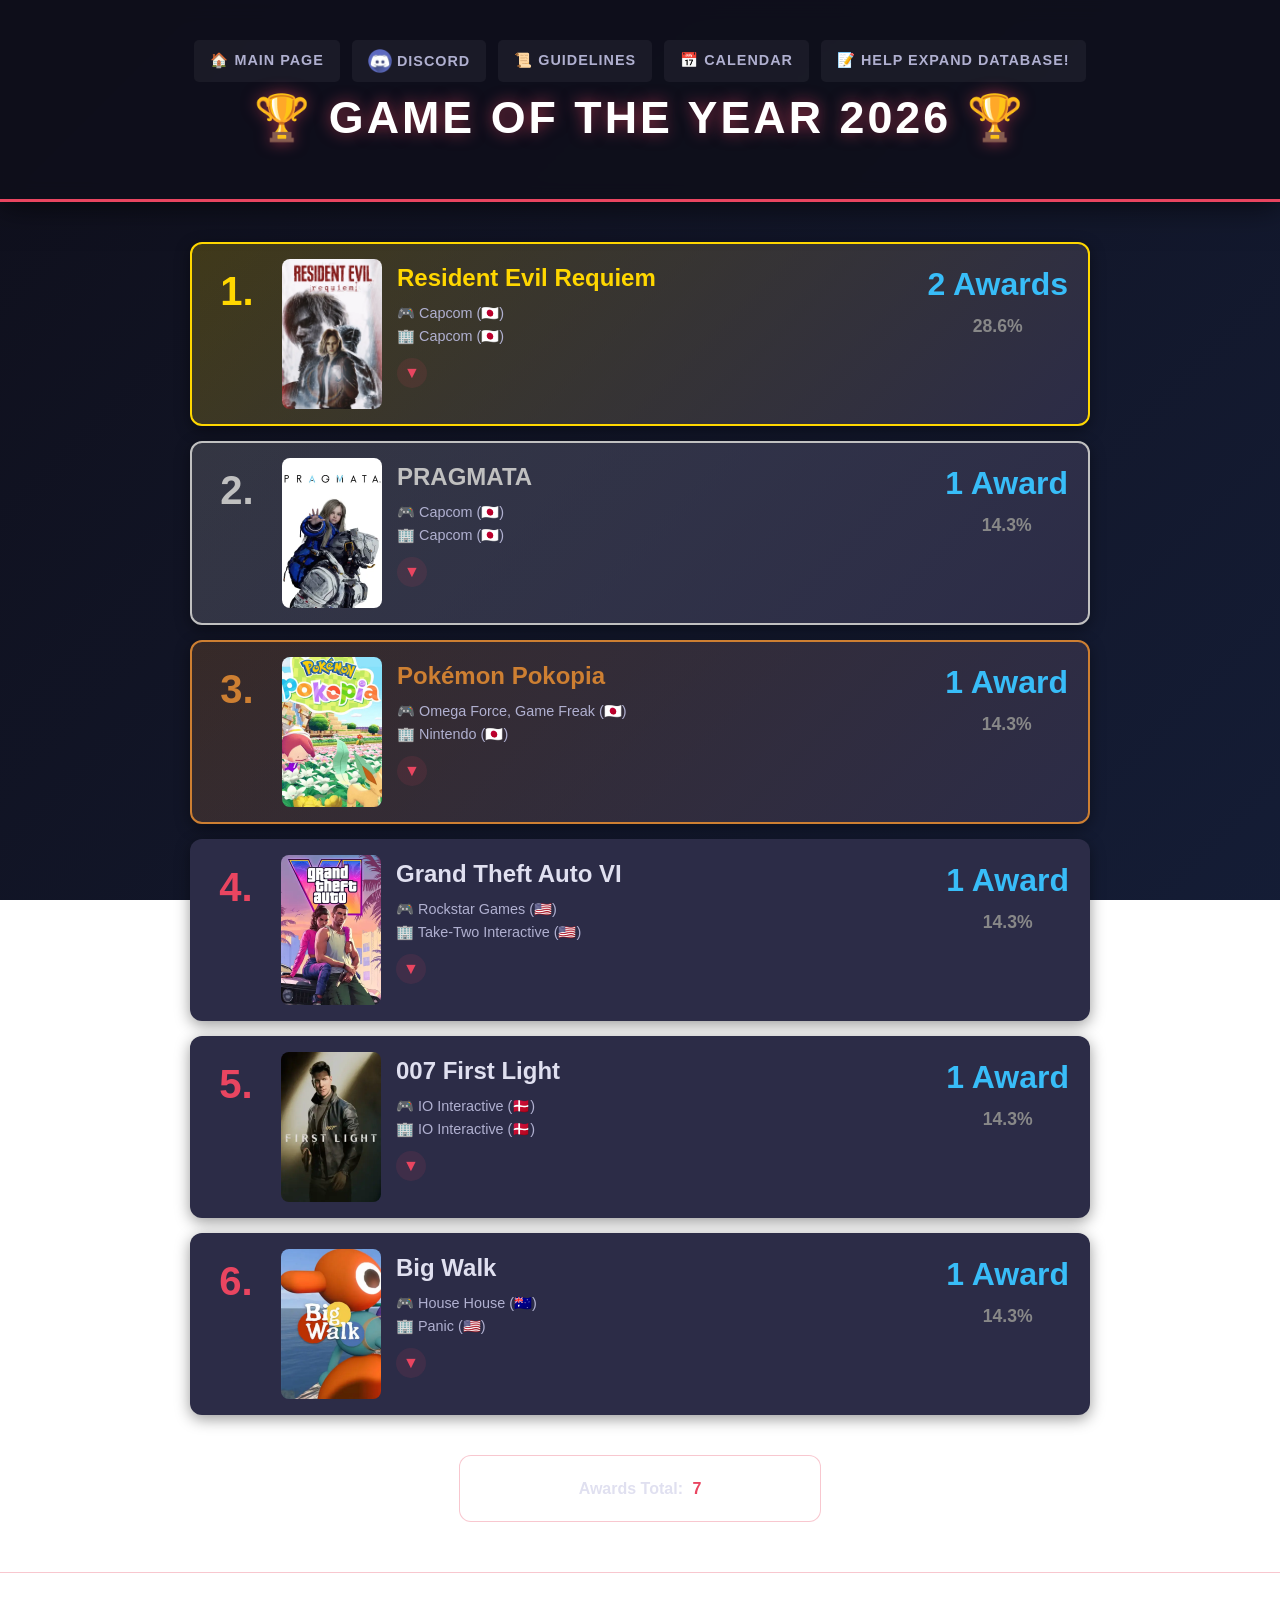
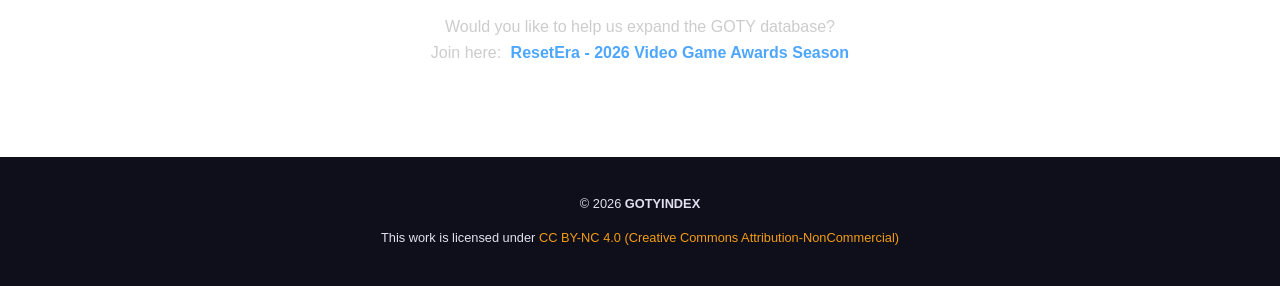
<file: 2026/index.html>
<!DOCTYPE html>
<html lang="cs">
<head>
    <meta charset="UTF-8">
    <meta name="viewport" content="width=device-width, initial-scale=1.0">
    <link rel="shortcut icon" href="../img/gotyindex4.webp">
    <title>GOTY 2026</title>
    <link rel="stylesheet" href="../style.css">
    <link href="https://fonts.googleapis.com/css2?family=Inter:wght@300;400;500;600;700&family=Lato:wght@300;400;700&family=Montserrat:wght@400;600;700;800&display=swap" rel="stylesheet">
</head>
<body>
    <header class="main-header">
            <nav class="header-nav">
        <a href="https://gotyindex.github.io/" class="nav-link">🏠 Main Page</a>
        <a href="https://discord.gg/afFGZg6pcJ" class="nav-link"><img src="../img/icon-discord.webp" alt="" class="nav-icon"> Discord</a>
        <a href="../guidelines" class="nav-link">📜 Guidelines</a>
        <a href="../calendar" class="nav-link">📅 Calendar</a>
        <a href="../contact" class="nav-link">📝 Help expand database!</a>
    </nav>
        <h1>🏆 Game of the Year 2026 🏆</h1>
    </header>

<main class="ranking">


    <div class="game-entry top-winner"> 
    <span class="rank-number"></span>
    <img src="../img/rerequiem.webp" alt="Baldur's Gate 3 Cover" class="game-cover-small">

    <div class="game-info">

        <h3>Resident Evil Requiem</h3>
        <p>🎮 Capcom (🇯🇵)</p>
        <p>🏢 Capcom (🇯🇵)</p>
        <span class="media-toggle-arrow">▼</span>
        
        <div class="media-list">
            <ol>
                <li><a href="https://www.youtube.com/live/_LpnBN38bZ0?si=_J_NGRr11ssGWW5A&t=2420" target="_blank" class="media-link">La Razon (ES)</a></li>
                <li><a href="https://www.youtube.com/live/S1afD6u8pP0?t=9172" target="_blank" class="media-link">Golden Joystick Awards (UK) (Player´s Choice)</a></li>
            </ol>
       </div>
    </div>
    <div class="award-count">
        <span class="count-number"></span>
    </div>
</div>

    
     <div class="game-entry second"> 
    <span class="rank-number"></span>
    <img src="../img/pragmata.webp" alt="Baldur's Gate 3 Cover" class="game-cover-small">
 <div class="game-info">

        <h3>PRAGMATA</h3>
        <p>🎮 Capcom (🇯🇵)</p>
        <p>🏢 Capcom (🇯🇵)</p>
        <span class="media-toggle-arrow">▼</span>
        
        <div class="media-list">
            <ol>
                <li><a href="https://www.youtube.com/live/Wm-MNeh5MtA?t=27102" target="_blank" class="media-link">Thailand Game Awards (TH)</a></li>
            </ol>
       </div>
    </div>
    <div class="award-count">
        <span class="count-number"></span>
    </div>
</div>
    
    <div class="game-entry third"> 
    <span class="rank-number"></span>
    <img src="../img/pokopia.webp" alt="Baldur's Gate 3 Cover" class="game-cover-small">

    <div class="game-info">

        <h3>Pokémon Pokopia</h3>
        <p>🎮 Omega Force, Game Freak (🇯🇵)</p>
        <p>🏢 Nintendo (🇯🇵)</p>
        <span class="media-toggle-arrow">▼</span>
        
        <div class="media-list">
            <ol>
                <li><a href="https://www.youtube.com/watch?v=r79syjKpvP0" target="_blank" class="media-link">Japan Game Awards 2026 (JP)</a></li>
            </ol>
       </div>
    </div>
    <div class="award-count">
        <span class="count-number"></span>
    </div>
</div>   

 <div class="game-entry"> 
    <span class="rank-number"></span>
    <img src="../img/gta6.webp" alt="Baldur's Gate 3 Cover" class="game-cover-small">
 <div class="game-info">

        <h3>Grand Theft Auto VI</h3>
        <p>🎮 Rockstar Games (🇺🇸)</p>
        <p>🏢 Take-Two Interactive (🇺🇸)</p>
        <span class="media-toggle-arrow">▼</span>
        
        <div class="media-list">
            <ol>
                <li><a href="https://www.heldenderfreizeit.com/top-games-2026-die-beste-videospiele-des-jahres/" target="_blank" class="media-link">Helden der Freizeit (AT)</a></li>
            </ol>
       </div>
    </div>
    <div class="award-count">
        <span class="count-number"></span>
    </div>
</div>
    
    <div class="game-entry"> 
    <span class="rank-number"></span>
    <img src="../img/077firstlight.webp" alt="Baldur's Gate 3 Cover" class="game-cover-small">
 <div class="game-info">

        <h3>007 First Light</h3>
        <p>🎮 IO Interactive (🇩🇰)</p>
        <p>🏢 IO Interactive (🇩🇰)</p>
        <span class="media-toggle-arrow">▼</span>
        
        <div class="media-list">
            <ol>
                <li><a href="https://tiga.org/news/tiga-games-industry-awards-2026-winners-announced" target="_blank" class="media-link">TIGA Games Industry Awards (UK)</a></li>
            </ol>
       </div>
    </div>
    <div class="award-count">
        <span class="count-number"></span>
    </div>
</div>
    
     <div class="game-entry"> 
    <span class="rank-number"></span>
    <img src="../img/bigwalk.webp" alt="Baldur's Gate 3 Cover" class="game-cover-small">
 <div class="game-info">

        <h3>Big Walk</h3>
        <p>🎮 House House (🇦🇺)</p>
        <p>🏢 Panic (🇺🇸)</p>
        <span class="media-toggle-arrow">▼</span>
        
        <div class="media-list">
            <ol>
                <li><a href="https://www.youtube.com/live/S1afD6u8pP0?t=7987" target="_blank" class="media-link">Golden Joystick Awards (UK)</a></li>
            </ol>
       </div>
    </div>
    <div class="award-count">
        <span class="count-number"></span>
    </div>
</div>
    
</main>

<div class="total-stats-box">
    Awards Total: <span id="total-awards-display">0</span>
</div>


<div class="contribute-box">
    <p>
        Would you like to help us expand the GOTY database? <br>
        Join here: 
        <a href="https://www.resetera.com/threads/2026-video-game-awards-season-tracking-and-discussion-thread.1661068/" target="_blank" class="contribute-link">
            ResetEra - 2026 Video Game Awards Season
        </a>
    </p>
</div>

<script>
    // --- (Tato část zůstává stejná: click event) ---
document.querySelectorAll('.media-toggle-arrow').forEach(arrow => {
    arrow.addEventListener('click', function(e) {
        // Zastaví šíření kliknutí (kdyby náhodou karta měla jiný odkaz)
        e.stopPropagation();
        
        // Najde nejbližší nadřazenou kartu .game-entry
        const entry = this.closest('.game-entry');
        
        // Přepne třídu pro zobrazení/skrytí
        entry.classList.toggle('show-media');
    });
});

function toggleMentions() {
    const content = document.getElementById('mentions-list');
    const arrow = document.getElementById('mention-arrow');
    
    content.classList.toggle('open');
    arrow.classList.toggle('rotate');
}

    // --- NOVÁ FUNKCE S PROCENTY A CELKOVÝM SOUČTEM ---
    function sortGamesByAwards() {
        const rankingContainer = document.querySelector('.ranking');
        const totalDisplay = document.getElementById('total-awards-display'); // Odkaz na spodní kolonku
        
        if (!rankingContainer) return;

        let gameEntries = Array.from(rankingContainer.querySelectorAll('.game-entry'));

        // 1. Zjistíme CELKOVÝ POČET všech ocenění na stránce
        let grandTotalAwards = 0;
        
        gameEntries.forEach(entry => {
            const mediaList = entry.querySelector('.media-list ol');
            const count = mediaList ? mediaList.children.length : 0;
            grandTotalAwards += count;
        });

        // 2. Vypíšeme celkový součet do spodní kolonky
        if (totalDisplay) {
            totalDisplay.textContent = grandTotalAwards;
        }

        // 3. Seřadíme hry (stejné jako předtím)
        gameEntries.sort((a, b) => {
            const countA = a.querySelector('.media-list ol') ? a.querySelector('.media-list ol').children.length : 0;
            const countB = b.querySelector('.media-list ol') ? b.querySelector('.media-list ol').children.length : 0;
            return countB - countA;
        });

        // 4. Přeskládání a výpis procent
        const fragment = document.createDocumentFragment();

        gameEntries.forEach((entry, index) => {
            const mediaList = entry.querySelector('.media-list ol');
            const finalCount = mediaList ? mediaList.children.length : 0;
            
            // Výpočet procent (ošetřeno dělení nulou)
            let percentage = 0;
            if (grandTotalAwards > 0) {
                percentage = ((finalCount / grandTotalAwards) * 100).toFixed(1); // Zaokrouhlí na 1 desetinné místo
            }

            // a) Pořadí
            const rankNumber = entry.querySelector('.rank-number');
            if (rankNumber) rankNumber.textContent = (index + 1) + "."; 

            // b) Počet ocenění + PROCENTA
            const awardCountSpan = entry.querySelector('.count-number');
            if (awardCountSpan) {
                const suffix = (finalCount === 1) ? " Award" : " Awards";
                
                // Vytvoříme HTML: Číslo a text + na dalším řádku procenta
                awardCountSpan.innerHTML = `
                    ${finalCount}${suffix}
                    <span class="percentage-label">${percentage}%</span>
                `;
            }
            
            entry.classList.remove('top-winner');
            fragment.appendChild(entry);
        });
        
        rankingContainer.appendChild(fragment);

        if (gameEntries.length > 0) {
            gameEntries[0].classList.add('top-winner');
        }
    }
    document.addEventListener('DOMContentLoaded', sortGamesByAwards);
</script>
    </main>

    
<footer class="main-footer">
    <p>© 2026 <strong>GOTYINDEX</strong></p>
    <p>
        This work is licensed under 
        <a href="https://creativecommons.org/licenses/by-nc/4.0/" target="_blank" style="color: #f39c12; text-decoration: none;">
            CC BY-NC 4.0 (Creative Commons Attribution-NonCommercial)
        </a>
    </p>
</footer>
</html>
</file>
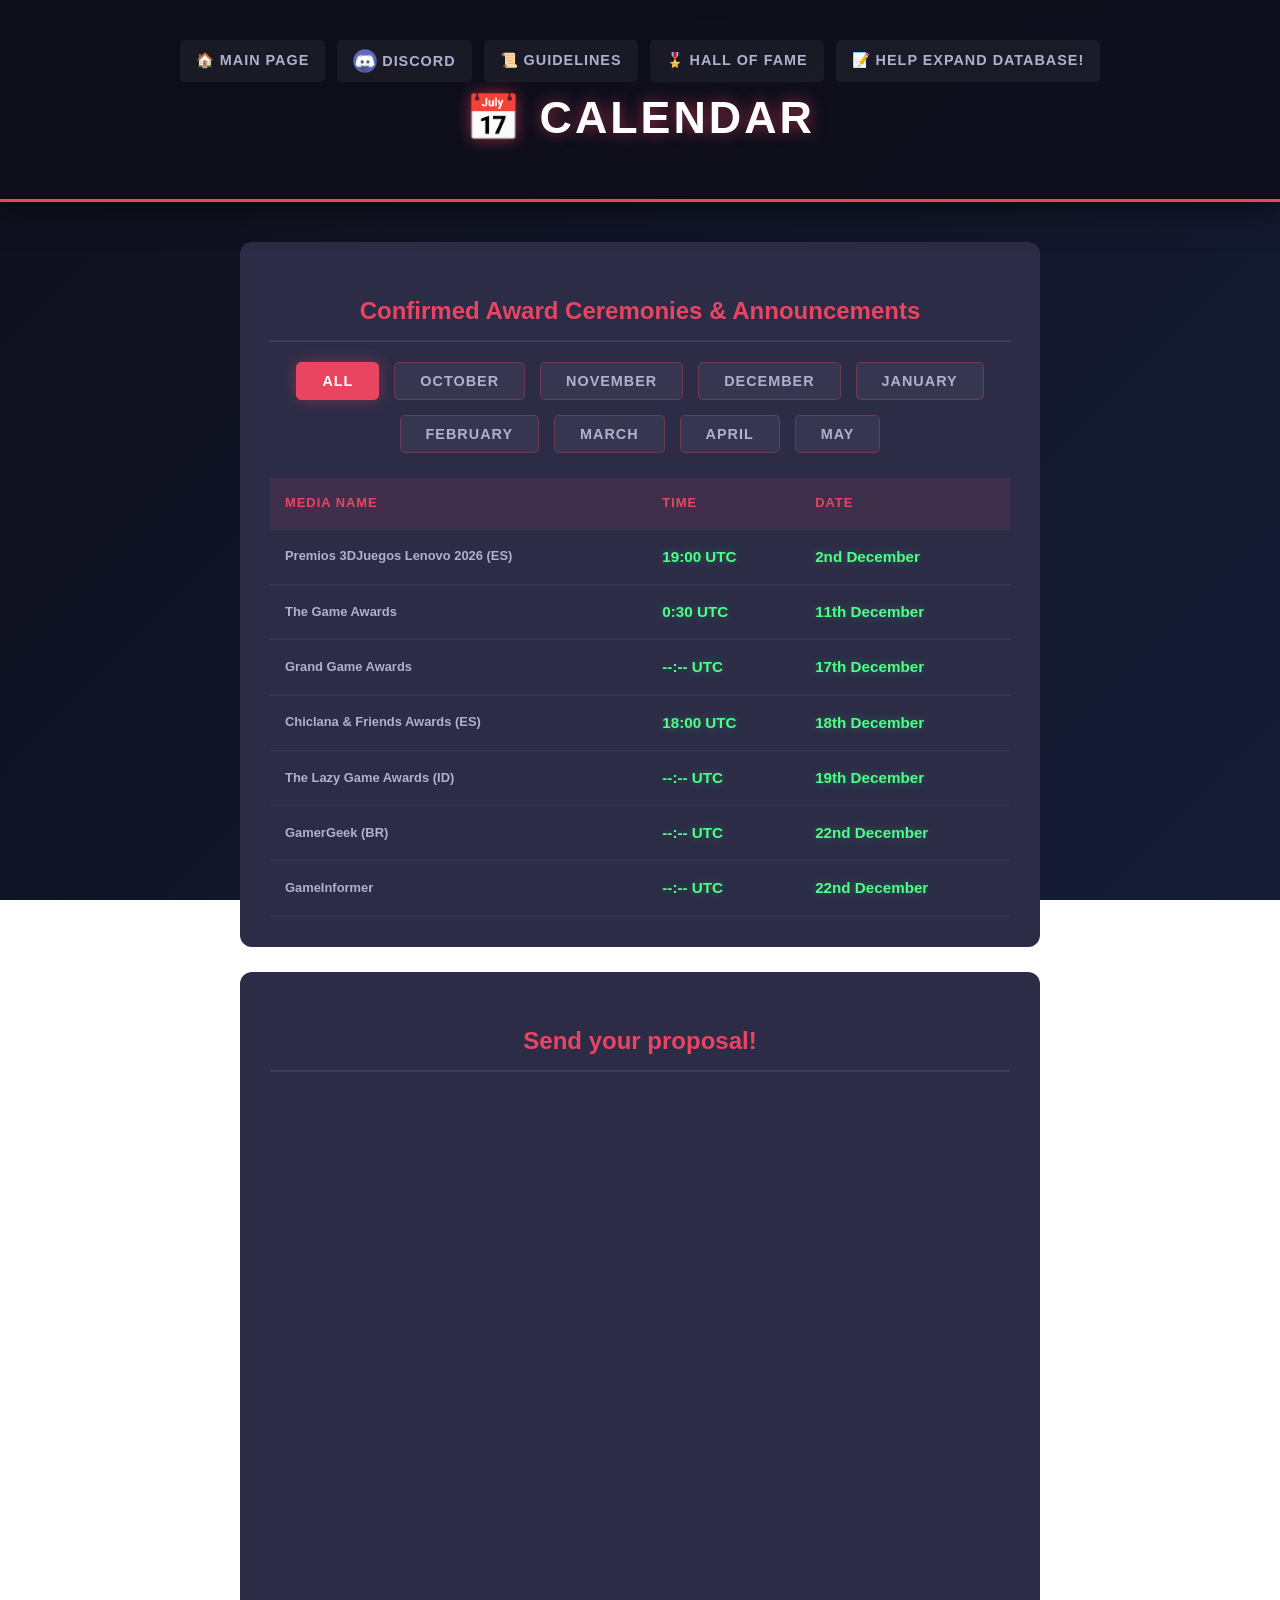
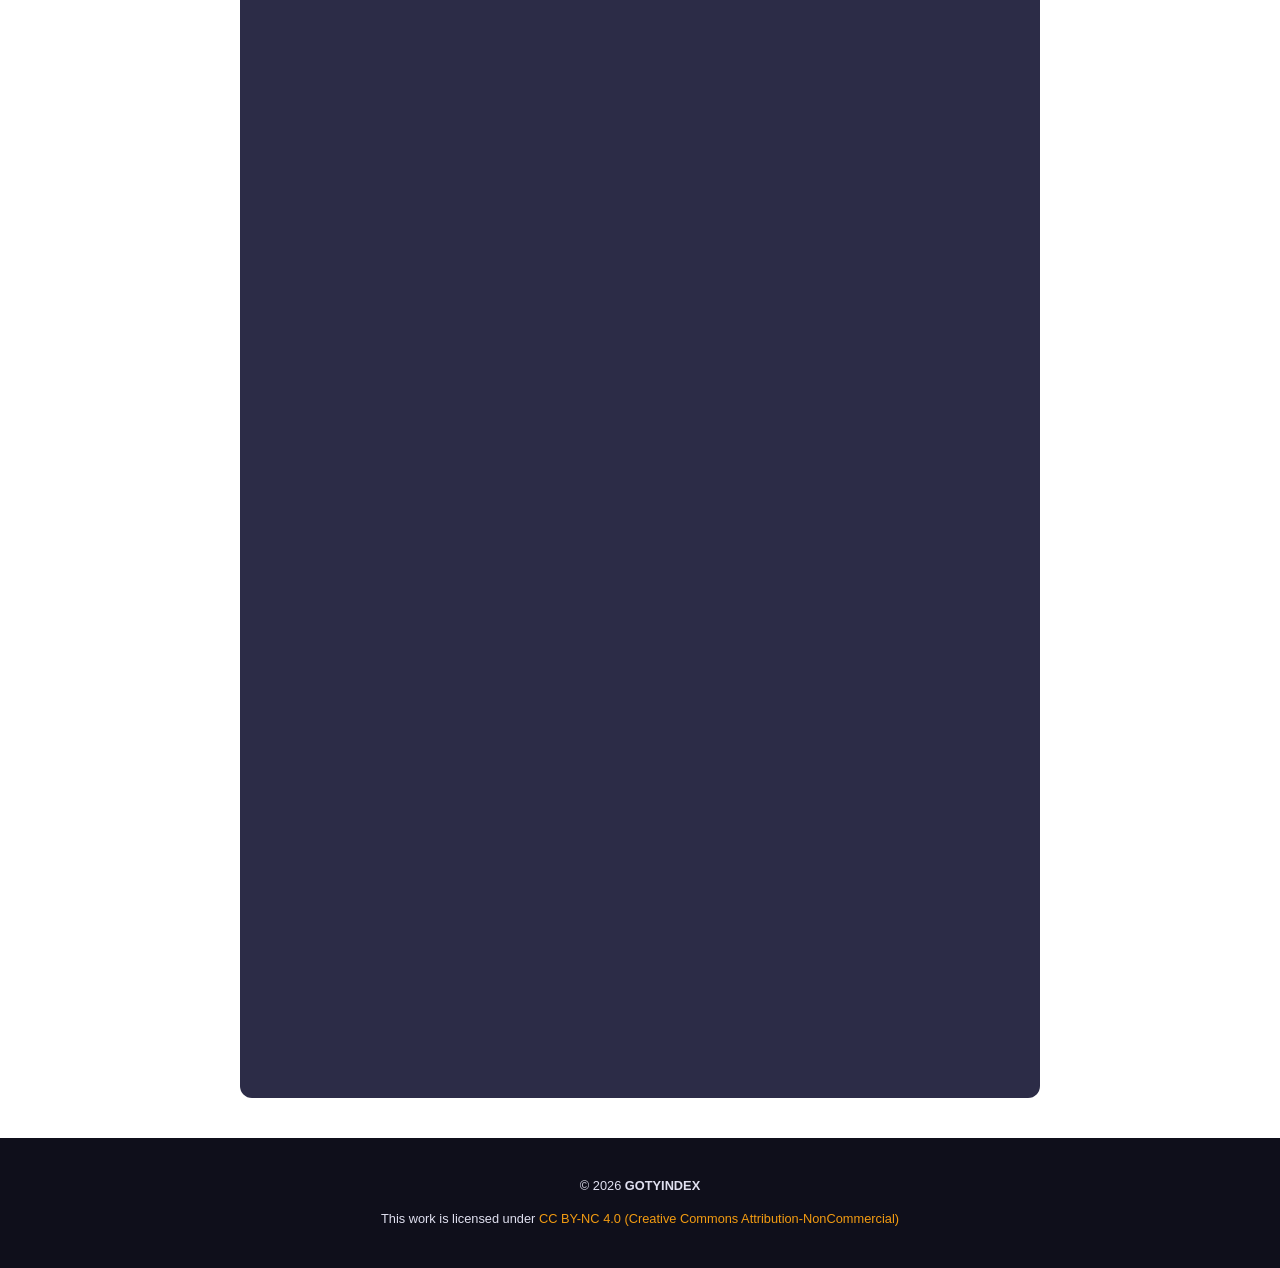
<file: calendar/index.html>
<!DOCTYPE html>
<html lang="cs">
<head>
    <meta charset="UTF-8">
    <meta name="viewport" content="width=device-width, initial-scale=1.0">
    <link rel="shortcut icon" href="../img/gotyindex4.webp">
    <title>GOTY INDEX - Calendar</title>
    <link rel="stylesheet" href="../style.css">
</head>
<script>
function filterYear(year, clickedElement) {
    // 1. Přepnutí aktivního vzhledu tlačítek
    const buttons = document.querySelectorAll('.filter-btn');
    buttons.forEach(btn => btn.classList.remove('active'));
    clickedElement.classList.add('active');

    // 2. Samotné filtrování řádků
    const rows = document.querySelectorAll('.filter-row');
    
    rows.forEach(row => {
        if (year === 'all') {
            row.classList.remove('hidden');
        } else {
            // Kontrolujeme, zda má řádek třídu odpovídající roku (např. year-2025)
            if (row.classList.contains('year-' + year)) {
                row.classList.remove('hidden');
            } else {
                row.classList.add('hidden');
            }
        }
    });
}
</script>
<body>
    <header class="main-header">
            <nav class="header-nav">
        <a href="https://gotyindex.github.io/" class="nav-link">🏠 Main Page</a>
        <a href="https://discord.gg/afFGZg6pcJ" class="nav-link"><img src="../img/icon-discord.webp" alt="" class="nav-icon"> Discord</a>
        <a href="../guidelines" class="nav-link">📜 Guidelines</a>
        <a href="../halloffame" class="nav-link">🎖️ Hall of Fame</a>
        <a href="../contact" class="nav-link">📝 Help expand database!</a>
    </nav>

        <h1>📅 Calendar </h1>
    </header>
    
    <main class="content-container">
        <section class="info-card">
    <h2 align="center">Confirmed Award Ceremonies & Announcements</h2>
    
    <div class="year-filter">
        <button class="filter-btn active" onclick="filterYear('all', this)">All</button>
        <button class="filter-btn" onclick="filterYear('October', this)">October</button>
        <button class="filter-btn" onclick="filterYear('November', this)">November</button>
        <button class="filter-btn" onclick="filterYear('December', this)">December</button>
        <button class="filter-btn" onclick="filterYear('January', this)">January</button>
        <button class="filter-btn" onclick="filterYear('February', this)">February</button>
        <button class="filter-btn" onclick="filterYear('March', this)">March</button>
        <button class="filter-btn" onclick="filterYear('April', this)">April</button>
        <button class="filter-btn" onclick="filterYear('May', this)">May</button>








    </div>

    <div class="table-wrapper">
        <table class="eligibility-table">
            <thead>
                <tr>
                    <th>Media Name</th>
                    <th>Time</th>
                    <th>Date</th>
                </tr>
            </thead>
            <tbody id="eligibility-body">
                <tr class="filter-row year-December">
                    <td style="font-weight: bold;" class="media-list"><a href="https://www.3djuegos.com/eventos/noticias/premios-3djuegos-lenovo-2026-estan-aqui-fecha-hora-para-elegir-al-goty-paso-llevarte-regalos" target="blank" class="media-link">Premios 3DJuegos Lenovo 2026 (ES)</td>
                    <td class="status-accepted">19:00 UTC</td>
                    <td class="status-accepted">2nd December</td>
              </tr>
                <tr class="filter-row year-December">
                    <td style="font-weight: bold;" class="media-list"><a href="https://thegameawards.com/" target="blank" class="media-link">The Game Awards</td>
                    <td class="status-accepted">0:30 UTC</td>
                    <td class="status-accepted">11th December</td>
              </tr>
            <tr class="filter-row year-December">
                    <td style="font-weight: bold;" class="media-list"><a href="https://grandgameawards.com/" target="blank" class="media-link">Grand Game Awards</td>
                    <td class="status-accepted">--:-- UTC</td>
                    <td class="status-accepted">17th December</td>
              </tr>
                <tr class="filter-row year-December">
                    <td style="font-weight: bold;" class="media-list"><a href="https://x.com/ChiclanaFriends/status/2105345468360491345" target="blank" class="media-link">Chiclana & Friends Awards (ES)</td>
                    <td class="status-accepted">18:00 UTC</td>
                    <td class="status-accepted">18th December</td>
              </tr>
                <tr class="filter-row year-December">
                    <td style="font-weight: bold;" class="media-list"><a href="https://thelazygameawards.com/" target="blank" class="media-link">The Lazy Game Awards (ID)</td>
                    <td class="status-accepted">--:-- UTC</td>
                    <td class="status-accepted">19th December</td>
              </tr>
                <tr class="filter-row year-December">
                    <td style="font-weight: bold;" class="media-list"><a href="https://gamergeek.com.br/jogo-do-ano/2026?de=guia&jogo=phantom-blade-zero" target="blank" class="media-link">GamerGeek (BR)</td>
                    <td class="status-accepted">--:-- UTC</td>
                    <td class="status-accepted">22nd December</td>
              </tr>
            <tr class="filter-row year-December">
                    <td style="font-weight: bold;" class="media-list"><a href="https://gameinformer.com/ReaderVote2026" target="blank" class="media-link">GameInformer</td>
                    <td class="status-accepted">--:-- UTC</td>
                    <td class="status-accepted">22nd December</td>
              </tr>    
        </table>
    </div>
</section>

        <section class="info-card">
            <h2 align="center">Send your proposal!</h2>
            <div class="guidelines-section" align="center">
<div class="iframe-container">
    <iframe src="https://docs.google.com/forms/d/e/1FAIpQLScSqNOhG__bDcSHbBtLyq7kX112d9AI0aEsdX3wi_I3dLnH1Q/viewform?embedded=true" 
            frameborder="0" 
            marginheight="0" 
            marginwidth="0">
        Loading…
    </iframe>
</div>
        
    </main>

<footer class="main-footer">
    <p>© 2026 <strong>GOTYINDEX</strong></p>
    <p>
        This work is licensed under 
        <a href="https://creativecommons.org/licenses/by-nc/4.0/" target="_blank" style="color: #f39c12; text-decoration: none;">
            CC BY-NC 4.0 (Creative Commons Attribution-NonCommercial)
        </a>
    </p>
</footer>
</body>
</html>
</file>
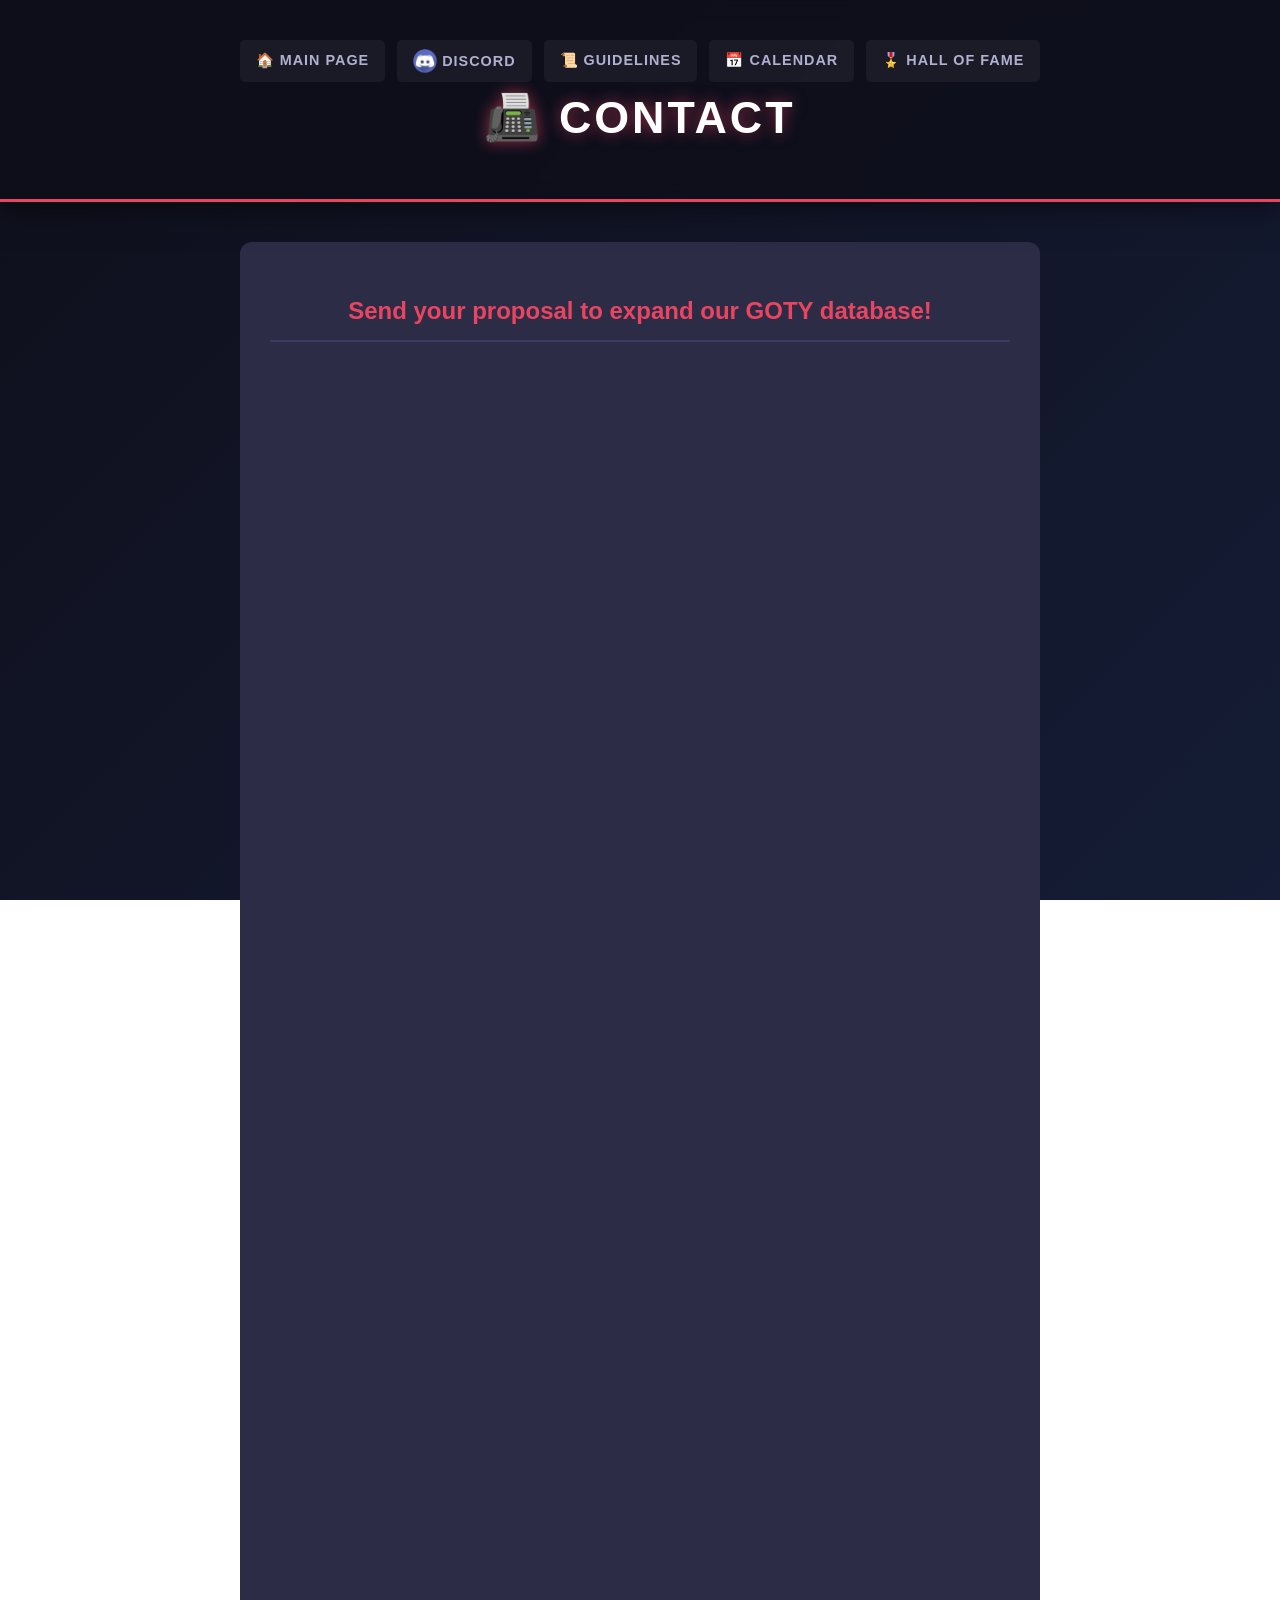
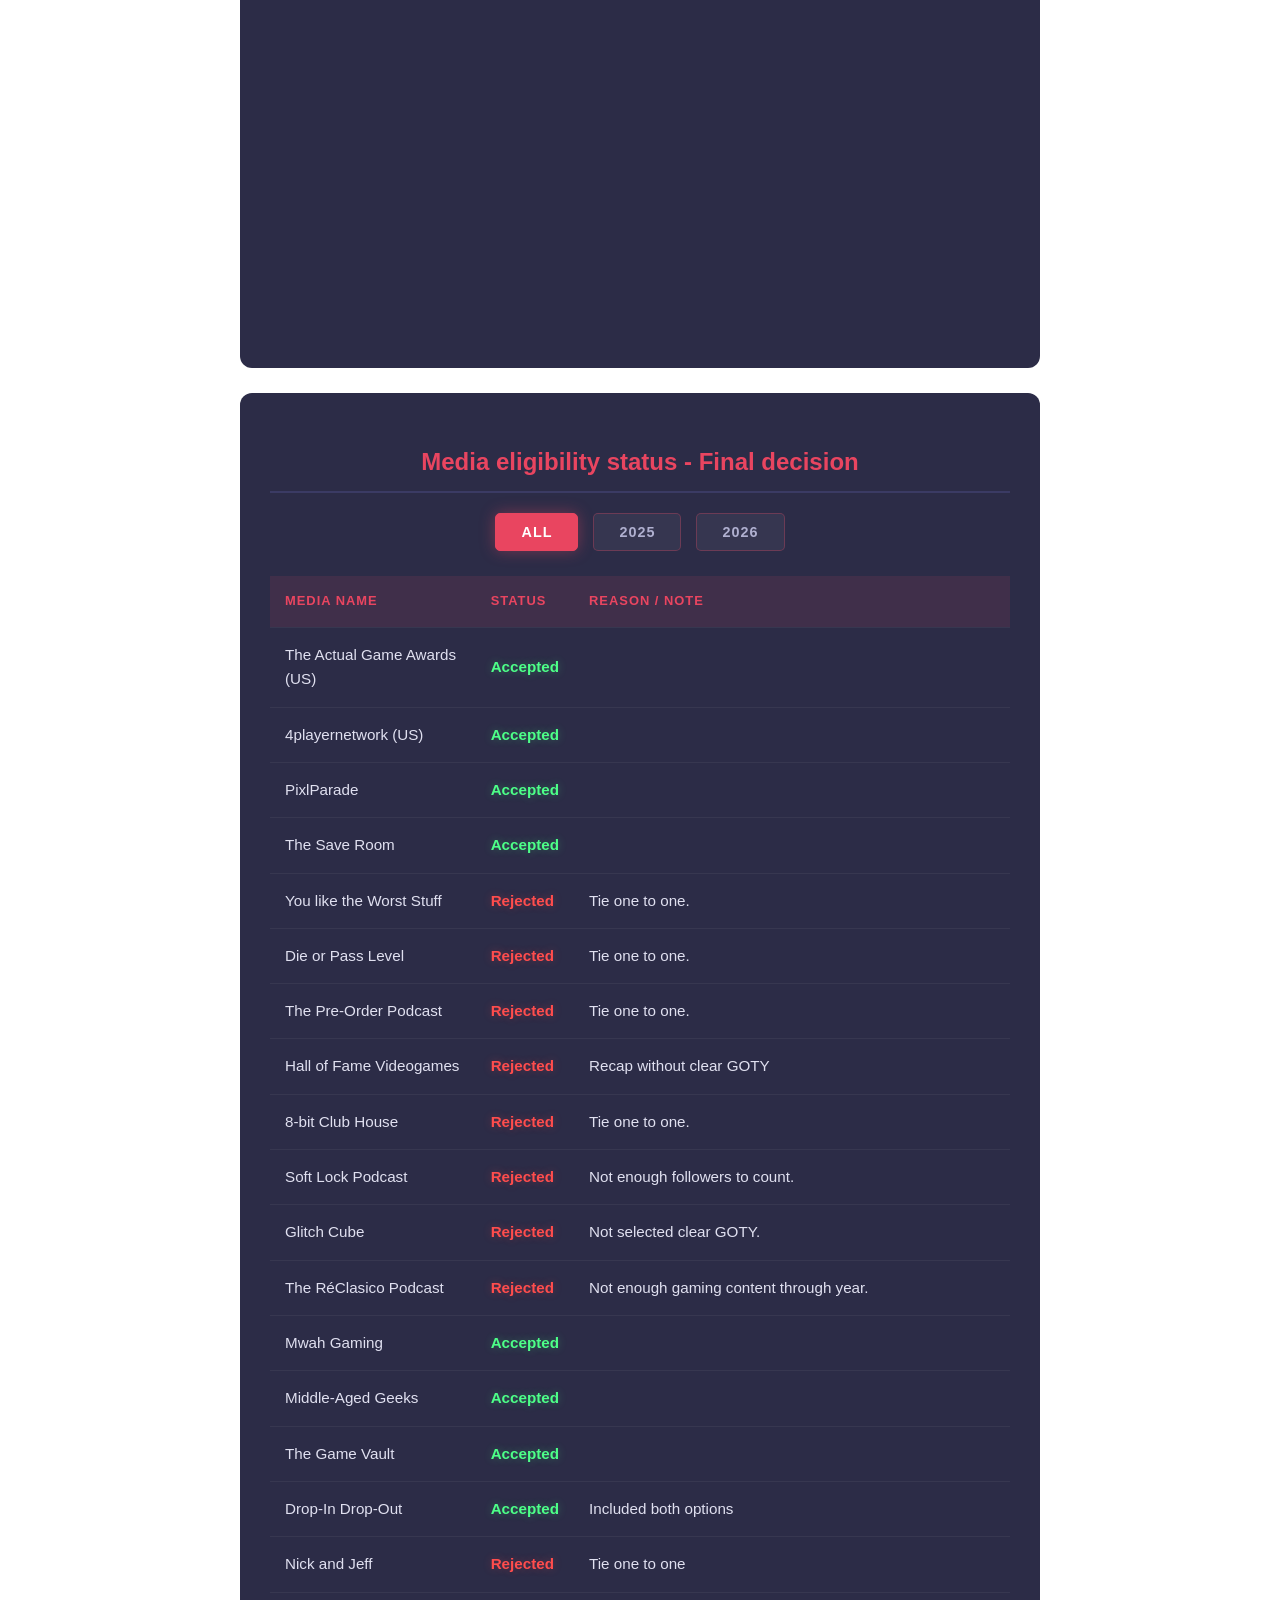
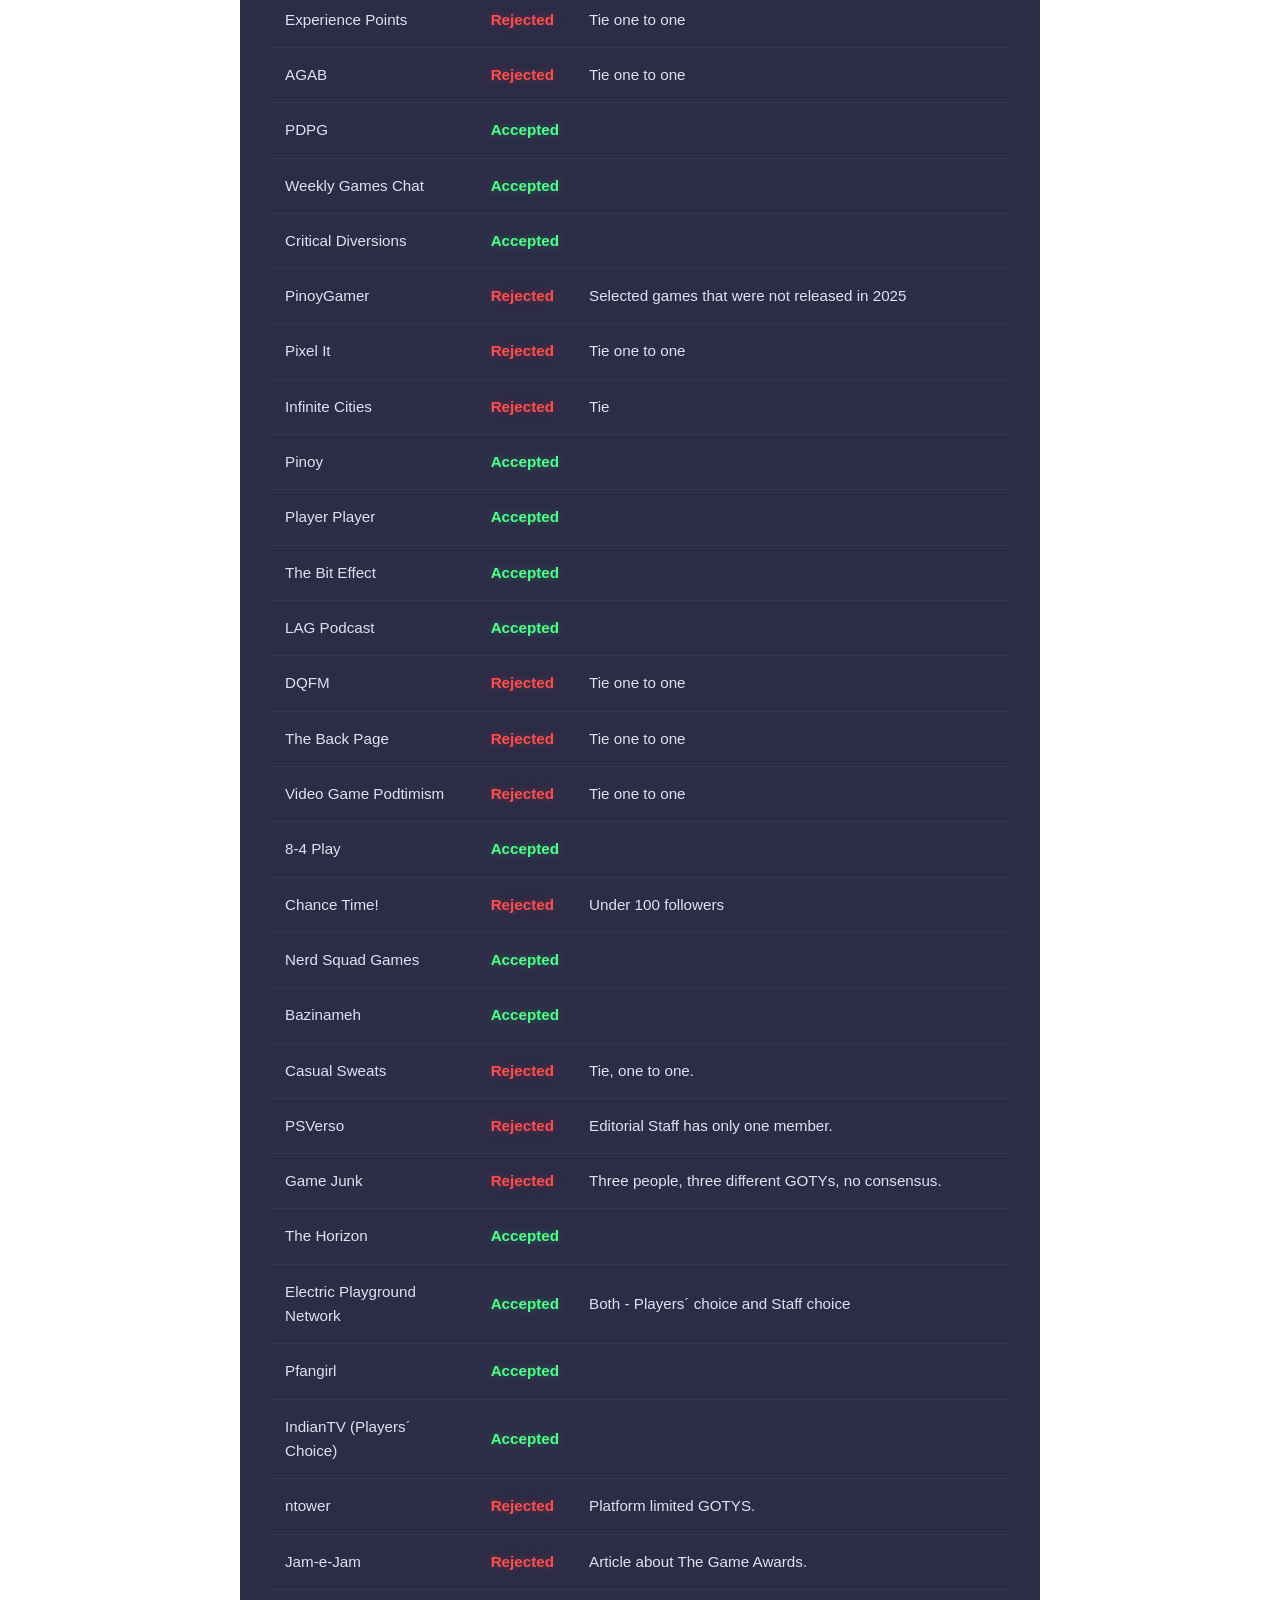
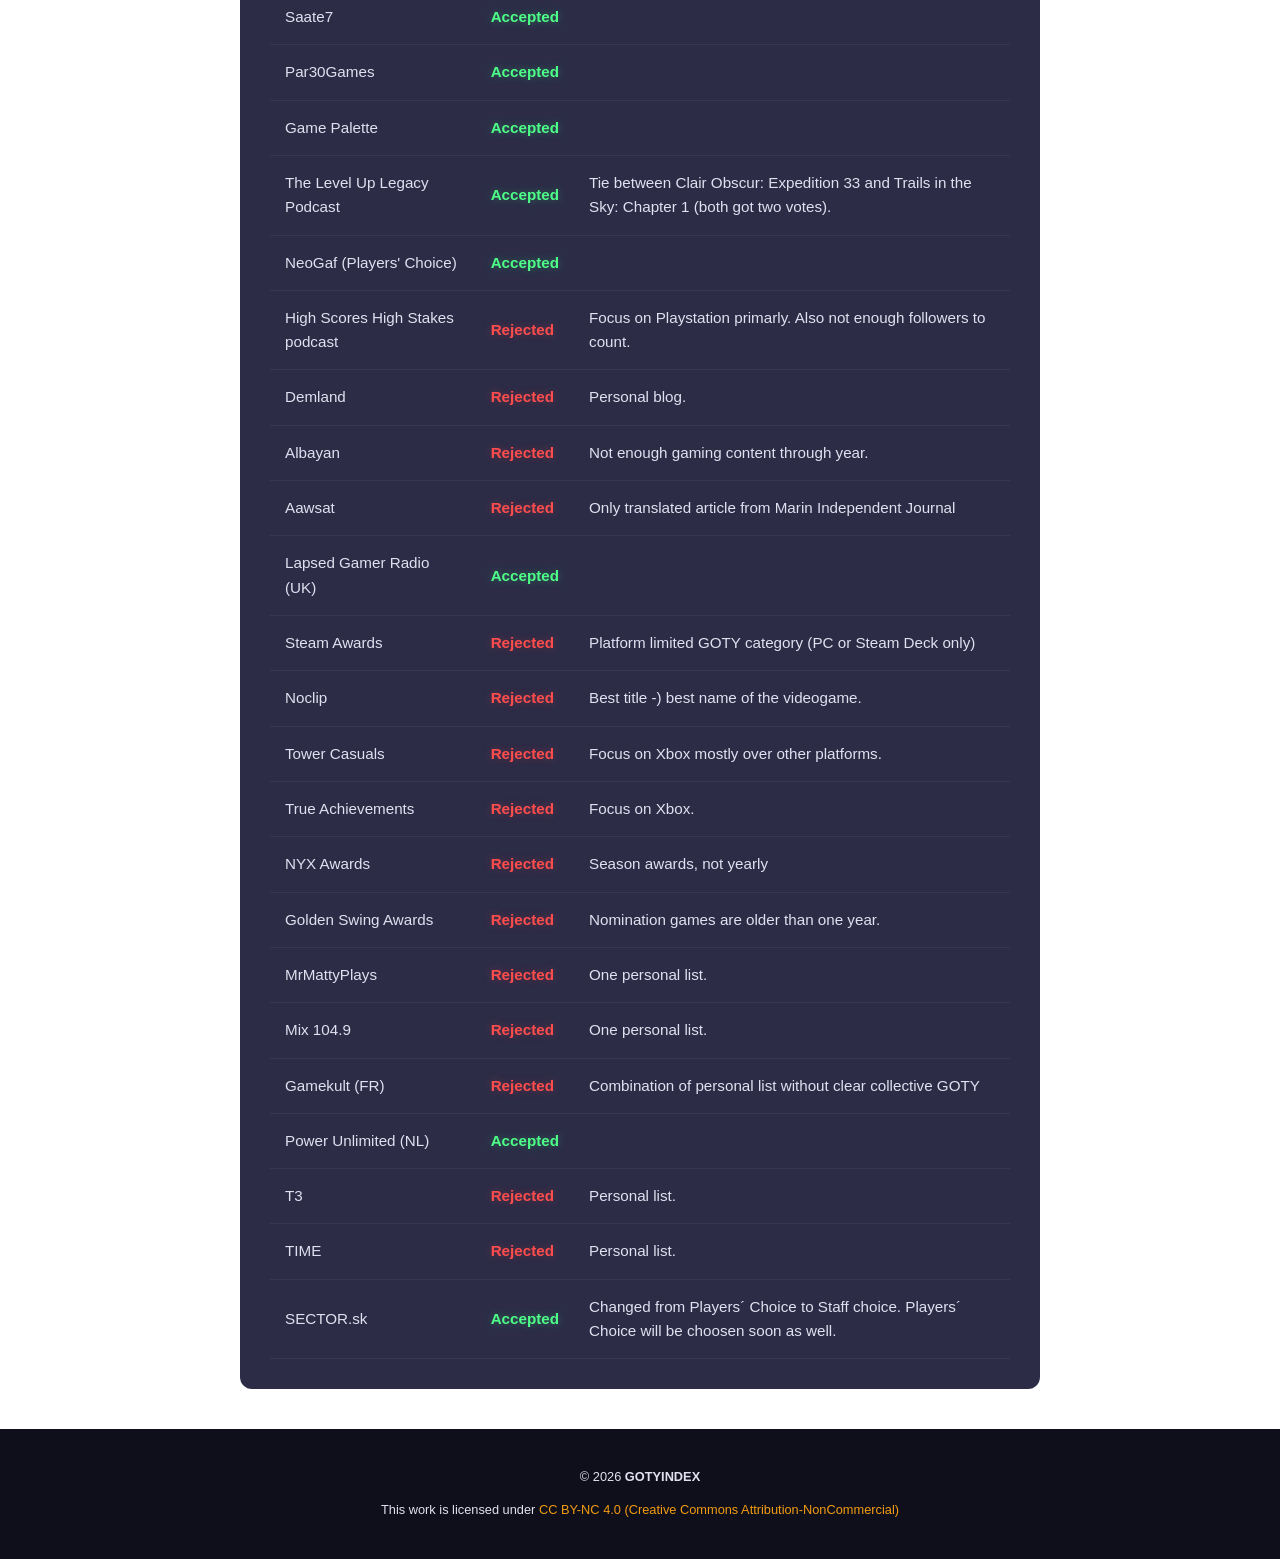
<file: contact/index.html>
<!DOCTYPE html>
<html lang="cs">
<head>
    <meta charset="UTF-8">
    <meta name="viewport" content="width=device-width, initial-scale=1.0">
    <link rel="shortcut icon" href="../img/gotyindex4.webp">
    <title>GOTY INDEX - Contact</title>
    <link rel="stylesheet" href="../style.css">
</head>
<script>
function filterYear(year, clickedElement) {
    // 1. Přepnutí aktivního vzhledu tlačítek
    const buttons = document.querySelectorAll('.filter-btn');
    buttons.forEach(btn => btn.classList.remove('active'));
    clickedElement.classList.add('active');

    // 2. Samotné filtrování řádků
    const rows = document.querySelectorAll('.filter-row');
    
    rows.forEach(row => {
        if (year === 'all') {
            row.classList.remove('hidden');
        } else {
            // Kontrolujeme, zda má řádek třídu odpovídající roku (např. year-2025)
            if (row.classList.contains('year-' + year)) {
                row.classList.remove('hidden');
            } else {
                row.classList.add('hidden');
            }
        }
    });
}
</script>
<body>
    <header class="main-header">
            <nav class="header-nav">
        <a href="https://gotyindex.github.io/" class="nav-link">🏠 Main Page</a>
        <a href="https://discord.gg/afFGZg6pcJ" class="nav-link"><img src="../img/icon-discord.webp" alt="" class="nav-icon"> Discord</a>
        <a href="../guidelines" class="nav-link">📜 Guidelines</a>
        <a href="../calendar" class="nav-link">📅 Calendar</a>
        <a href="../halloffame" class="nav-link">🎖️ Hall of Fame</a>
    </nav>
        <h1>📠 Contact </h1>
    </header>
    
    <main class="content-container">
        
        <section class="info-card">
            <h2 align="center">Send your proposal to expand our GOTY database!</h2>
            <div class="guidelines-section" align="center">
<div class="iframe-container">
    <iframe src="https://docs.google.com/forms/d/e/1FAIpQLSfFZhFUkFYfduIUkaH-qSOuE0pB6EIpw6UohPEmSXeL1q7TPA/viewform?embedded=true" 
            frameborder="0" 
            marginheight="0" 
            marginwidth="0">
        Načítání…
    </iframe>
</div>
        </div>
        </section>
        <section class="info-card">
    <h2 align="center">Media eligibility status - Final decision</h2>
    
    <div class="year-filter">
        <button class="filter-btn active" onclick="filterYear('all', this)">All</button>
        <button class="filter-btn" onclick="filterYear('2025', this)">2025</button>
        <button class="filter-btn" onclick="filterYear('2026', this)">2026</button>


    </div>

    <div class="table-wrapper">
        <table class="eligibility-table">
            <thead>
                <tr>
                    <th>Media Name</th>
                    <th>Status</th>
                    <th>Reason / Note</th>
                </tr>
            </thead>
            <tbody id="eligibility-body">
                <tr class="filter-row year-2025">
                    <td>The Actual Game Awards (US)</td>
                    <td class="status-accepted">Accepted</td>
                    <td></td>
                </tr>
                <tr class="filter-row year-2025">
                    <td>4playernetwork (US)</td>
                    <td class="status-accepted">Accepted</td>
                    <td></td>
                </tr>
                <tr class="filter-row year-2025">
                    <td>PixlParade</td>
                    <td class="status-accepted">Accepted</td>
                    <td></td>
                </tr>
                <tr class="filter-row year-2025">
                    <td>The Save Room</td>
                    <td class="status-accepted">Accepted</td>
                    <td></td>
                </tr>
                <tr class="filter-row year-2025">
                    <td>You like the Worst Stuff</td>
                    <td class="status-rejected">Rejected</td>
                    <td>Tie one to one.</td>
                </tr>
                <tr class="filter-row year-2025">
                    <td>Die or Pass Level</td>
                    <td class="status-rejected">Rejected</td>
                    <td>Tie one to one.</td>
                </tr>
                <tr class="filter-row year-2025">
                    <td>The Pre-Order Podcast</td>
                    <td class="status-rejected">Rejected</td>
                    <td>Tie one to one.</td>
                </tr>
                <tr class="filter-row year-2025">
                    <td>Hall of Fame Videogames</td>
                    <td class="status-rejected">Rejected</td>
                    <td>Recap without clear GOTY</td>
                </tr>
                <tr class="filter-row year-2025">
                    <td>8-bit Club House</td>
                    <td class="status-rejected">Rejected</td>
                    <td>Tie one to one.</td>
                </tr>
                <tr class="filter-row year-2025">
                    <td>Soft Lock Podcast</td>
                    <td class="status-rejected">Rejected</td>
                    <td>Not enough followers to count.</td>
                </tr>
                <tr class="filter-row year-2025">
                    <td>Glitch Cube</td>
                    <td class="status-rejected">Rejected</td>
                    <td>Not selected clear GOTY.</td>
                </tr>
                <tr class="filter-row year-2025">
                    <td>The RéClasico Podcast</td>
                    <td class="status-rejected">Rejected</td>
                    <td>Not enough gaming content through year.</td>
                </tr>
                <tr class="filter-row year-2025">
                    <td>Mwah Gaming</td>
                    <td class="status-accepted">Accepted</td>
                    <td></td>
                </tr>
                <tr class="filter-row year-2025">
                    <td>Middle-Aged Geeks</td>
                    <td class="status-accepted">Accepted</td>
                    <td></td>
                </tr>
                <tr class="filter-row year-2025">
                    <td>The Game Vault</td>
                    <td class="status-accepted">Accepted</td>
                    <td></td>
                </tr>
                 <tr class="filter-row year-2025">
                    <td>Drop-In Drop-Out</td>
                    <td class="status-accepted">Accepted</td>
                    <td>Included both options</td>
                </tr>
                 <tr class="filter-row year-2025">
                    <td>Nick and Jeff</td>
                    <td class="status-rejected">Rejected</td>
                    <td>Tie one to one</td>
                </tr>
                 <tr class="filter-row year-2025">
                    <td>Experience Points</td>
                    <td class="status-rejected">Rejected</td>
                    <td>Tie one to one</td>
                </tr>
                 <tr class="filter-row year-2025">
                    <td>AGAB</td>
                    <td class="status-rejected">Rejected</td>
                    <td>Tie one to one</td>
                </tr>
                <tr class="filter-row year-2025">
                    <td>PDPG</td>
                    <td class="status-accepted">Accepted</td>
                    <td></td>
                </tr>
                <tr class="filter-row year-2025">
                    <td>Weekly Games Chat</td>
                    <td class="status-accepted">Accepted</td>
                    <td></td>
                </tr>
                <tr class="filter-row year-2025">
                    <td>Critical Diversions</td>
                    <td class="status-accepted">Accepted</td>
                    <td></td>
                </tr>
                <tr class="filter-row year-2025">
                    <td>PinoyGamer</td>
                    <td class="status-rejected">Rejected</td>
                    <td>Selected games that were not released in 2025</td>
                </tr>
                <tr class="filter-row year-2025">
                    <td>Pixel It</td>
                    <td class="status-rejected">Rejected</td>
                    <td>Tie one to one</td>
                </tr>
                <tr class="filter-row year-2025">
                    <td>Infinite Cities</td>
                    <td class="status-rejected">Rejected</td>
                    <td>Tie</td>
                </tr>
                <tr class="filter-row year-2025">
                    <td>Pinoy</td>
                    <td class="status-accepted">Accepted</td>
                    <td></td>
                </tr> 
                <tr class="filter-row year-2025">
                    <td>Player Player</td>
                    <td class="status-accepted">Accepted</td>
                    <td></td>
                </tr> 
                <tr class="filter-row year-2025">
                    <td>The Bit Effect</td>
                    <td class="status-accepted">Accepted</td>
                    <td></td>
                </tr> 
                <tr class="filter-row year-2025">
                    <td>LAG Podcast</td>
                    <td class="status-accepted">Accepted</td>
                    <td></td>
                </tr> 
                <tr class="filter-row year-2025">
                    <td>DQFM</td>
                    <td class="status-rejected">Rejected</td>
                    <td>Tie one to one</td>
                </tr>
                <tr class="filter-row year-2025">
                    <td>The Back Page</td>
                    <td class="status-rejected">Rejected</td>
                    <td>Tie one to one</td>
                </tr>
                <tr class="filter-row year-2025">
                    <td>Video Game Podtimism</td>
                    <td class="status-rejected">Rejected</td>
                    <td>Tie one to one</td>
                </tr>
                <tr class="filter-row year-2025">
                    <td>8-4 Play</td>
                    <td class="status-accepted">Accepted</td>
                    <td></td>
                </tr> 
                <tr class="filter-row year-2025">
                    <td>Chance Time!</td>
                    <td class="status-rejected">Rejected</td>
                    <td>Under 100 followers</td>
                </tr>
                <tr class="filter-row year-2025">
                    <td>Nerd Squad Games</td>
                    <td class="status-accepted">Accepted</td>
                    <td></td>
                </tr> 
                <tr class="filter-row year-2025">
                    <td>Bazinameh</td>
                    <td class="status-accepted">Accepted</td>
                    <td></td>
                </tr> 
                <tr class="filter-row year-2025">
                    <td>Casual Sweats</td>
                    <td class="status-rejected">Rejected</td>
                    <td>Tie, one to one.</td>
                </tr>
                <tr class="filter-row year-2025">
                    <td>PSVerso</td>
                    <td class="status-rejected">Rejected</td>
                    <td>Editorial Staff has only one member.</td>
                </tr>
                <tr class="filter-row year-2025">
                    <td>Game Junk</td>
                    <td class="status-rejected">Rejected</td>
                    <td>Three people, three different GOTYs, no consensus.</td>
                </tr>
                <tr class="filter-row year-2025">
                    <td>The Horizon</td>
                    <td class="status-accepted">Accepted</td>
                    <td></td>
                </tr> 
                <tr class="filter-row year-2025">
                    <td>Electric Playground Network</td>
                    <td class="status-accepted">Accepted</td>
                    <td>Both - Players´ choice and Staff choice</td>
                </tr> 
                <tr class="filter-row year-2025">
                    <td>Pfangirl</td>
                    <td class="status-accepted">Accepted</td>
                    <td></td>
                </tr> 
                <tr class="filter-row year-2025">
                    <td>IndianTV (Players´ Choice)</td>
                    <td class="status-accepted">Accepted</td>
                    <td></td>
                </tr> 
                <tr class="filter-row year-2025">
                    <td>ntower</td>
                    <td class="status-rejected">Rejected</td>
                    <td>Platform limited GOTYS.</td>
                </tr>
                <tr class="filter-row year-2025">
                    <td>Jam-e-Jam</td>
                    <td class="status-rejected">Rejected</td>
                    <td>Article about The Game Awards.</td>
                </tr>
                <tr class="filter-row year-2025">
                    <td>Saate7</td>
                    <td class="status-accepted">Accepted</td>
                    <td></td>
                </tr>   
                <tr class="filter-row year-2025">
                    <td>Par30Games</td>
                    <td class="status-accepted">Accepted</td>
                    <td></td>
                </tr>       
                <tr class="filter-row year-2025">
                    <td>Game Palette</td>
                    <td class="status-accepted">Accepted</td>
                    <td></td>
                </tr>       
                <tr class="filter-row year-2025">
                    <td>The Level Up Legacy Podcast</td>
                    <td class="status-accepted">Accepted</td>
                    <td>Tie between Clair Obscur: Expedition 33 and Trails in the Sky: Chapter 1 (both got two votes).</td>
                </tr>               
                <tr class="filter-row year-2025">
                    <td>NeoGaf (Players' Choice)</td>
                    <td class="status-accepted">Accepted</td>
                    <td></td>
                </tr>  
                 <tr class="filter-row year-2025">
                    <td> High Scores High Stakes podcast</td>
                    <td class="status-rejected">Rejected</td>
                    <td>Focus on Playstation primarly. Also not enough followers to count.</td>
                </tr>
                 <tr class="filter-row year-2025">
                    <td>Demland</td>
                    <td class="status-rejected">Rejected</td>
                    <td>Personal blog.</td>
                </tr>
                 <tr class="filter-row year-2025">
                    <td>Albayan</td>
                    <td class="status-rejected">Rejected</td>
                    <td>Not enough gaming content through year.</td>
                </tr>
                 <tr class="filter-row year-2025">
                    <td>Aawsat</td>
                    <td class="status-rejected">Rejected</td>
                    <td>Only translated article from Marin Independent Journal </td>
                </tr>
                <tr class="filter-row year-2025">
                    <td>Lapsed Gamer Radio (UK)</td>
                    <td class="status-accepted">Accepted</td>
                    <td></td>
                </tr>                
                <tr class="filter-row year-2025">
                    <td>Steam Awards</td>
                    <td class="status-rejected">Rejected</td>
                    <td>Platform limited GOTY category (PC or Steam Deck only)</td>
                </tr>
                <tr class="filter-row year-2025">
                    <td>Noclip</td>
                    <td class="status-rejected">Rejected</td>
                    <td>Best title -) best name of the videogame.</td>
                </tr>
                <tr class="filter-row year-2025">
                    <td>Tower Casuals</td>
                    <td class="status-rejected">Rejected</td>
                    <td>Focus on Xbox mostly over other platforms.</td>
                </tr>
                <tr class="filter-row year-2025">
                    <td>True Achievements</td>
                    <td class="status-rejected">Rejected</td>
                    <td>Focus on Xbox.</td>
                </tr>
                <tr class="filter-row year-2025">
                    <td>NYX Awards</td>
                    <td class="status-rejected">Rejected</td>
                    <td>Season awards, not yearly</td>
                </tr>
                <tr class="filter-row year-2025">
                    <td>Golden Swing Awards</td>
                    <td class="status-rejected">Rejected</td>
                    <td>Nomination games are older than one year.</td>
                </tr>
                <tr class="filter-row year-2025">
                    <td>MrMattyPlays</td>
                    <td class="status-rejected">Rejected</td>
                    <td>One personal list.</td>
                </tr>
                <tr class="filter-row year-2025">
                    <td>Mix 104.9</td>
                    <td class="status-rejected">Rejected</td>
                    <td>One personal list.</td>
                </tr>
                <tr class="filter-row year-2025">
                    <td>Gamekult (FR)</td>
                    <td class="status-rejected">Rejected</td>
                    <td>Combination of personal list without clear collective GOTY</td>
                </tr>
                <tr class="filter-row year-2025">
                    <td>Power Unlimited (NL)</td>
                    <td class="status-accepted">Accepted</td>
                    <td></td>
                </tr>  
                <tr class="filter-row year-2025">
                    <td>T3</td>
                    <td class="status-rejected">Rejected</td>
                    <td>Personal list.</td>
                </tr>
                <tr class="filter-row year-2025">
                    <td>TIME</td>
                    <td class="status-rejected">Rejected</td>
                    <td>Personal list.</td>
                </tr>
                <tr class="filter-row year-2025">
                    <td>SECTOR.sk</td>
                    <td class="status-accepted">Accepted</td>
                    <td>Changed from Players´ Choice to Staff choice. Players´ Choice will be choosen soon as well.</td>
                </tr>  
            </tbody>
        </table>
    </div>
</section>
    </main>

<footer class="main-footer">
    <p>© 2026 <strong>GOTYINDEX</strong></p>
    <p>
        This work is licensed under 
        <a href="https://creativecommons.org/licenses/by-nc/4.0/" target="_blank" style="color: #f39c12; text-decoration: none;">
            CC BY-NC 4.0 (Creative Commons Attribution-NonCommercial)
        </a>
    </p>
</footer>
</body>
</html>
</file>
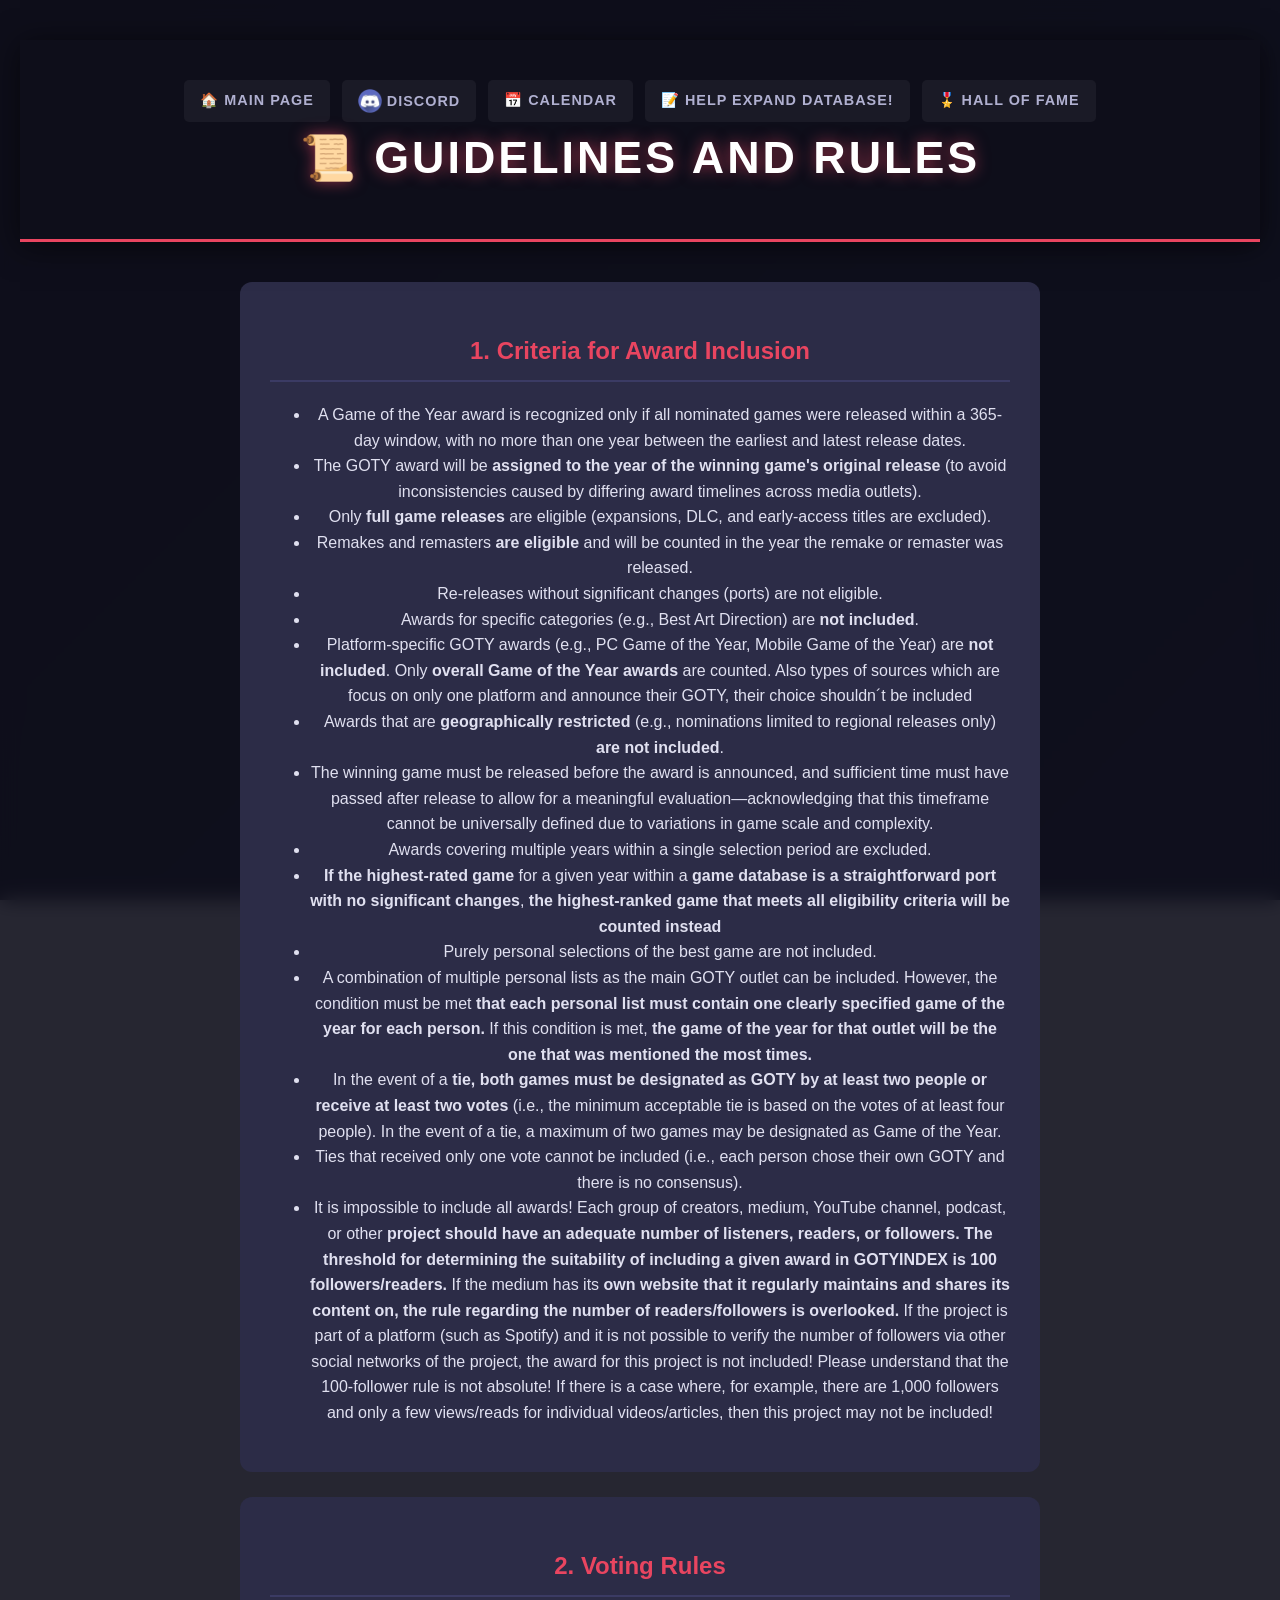
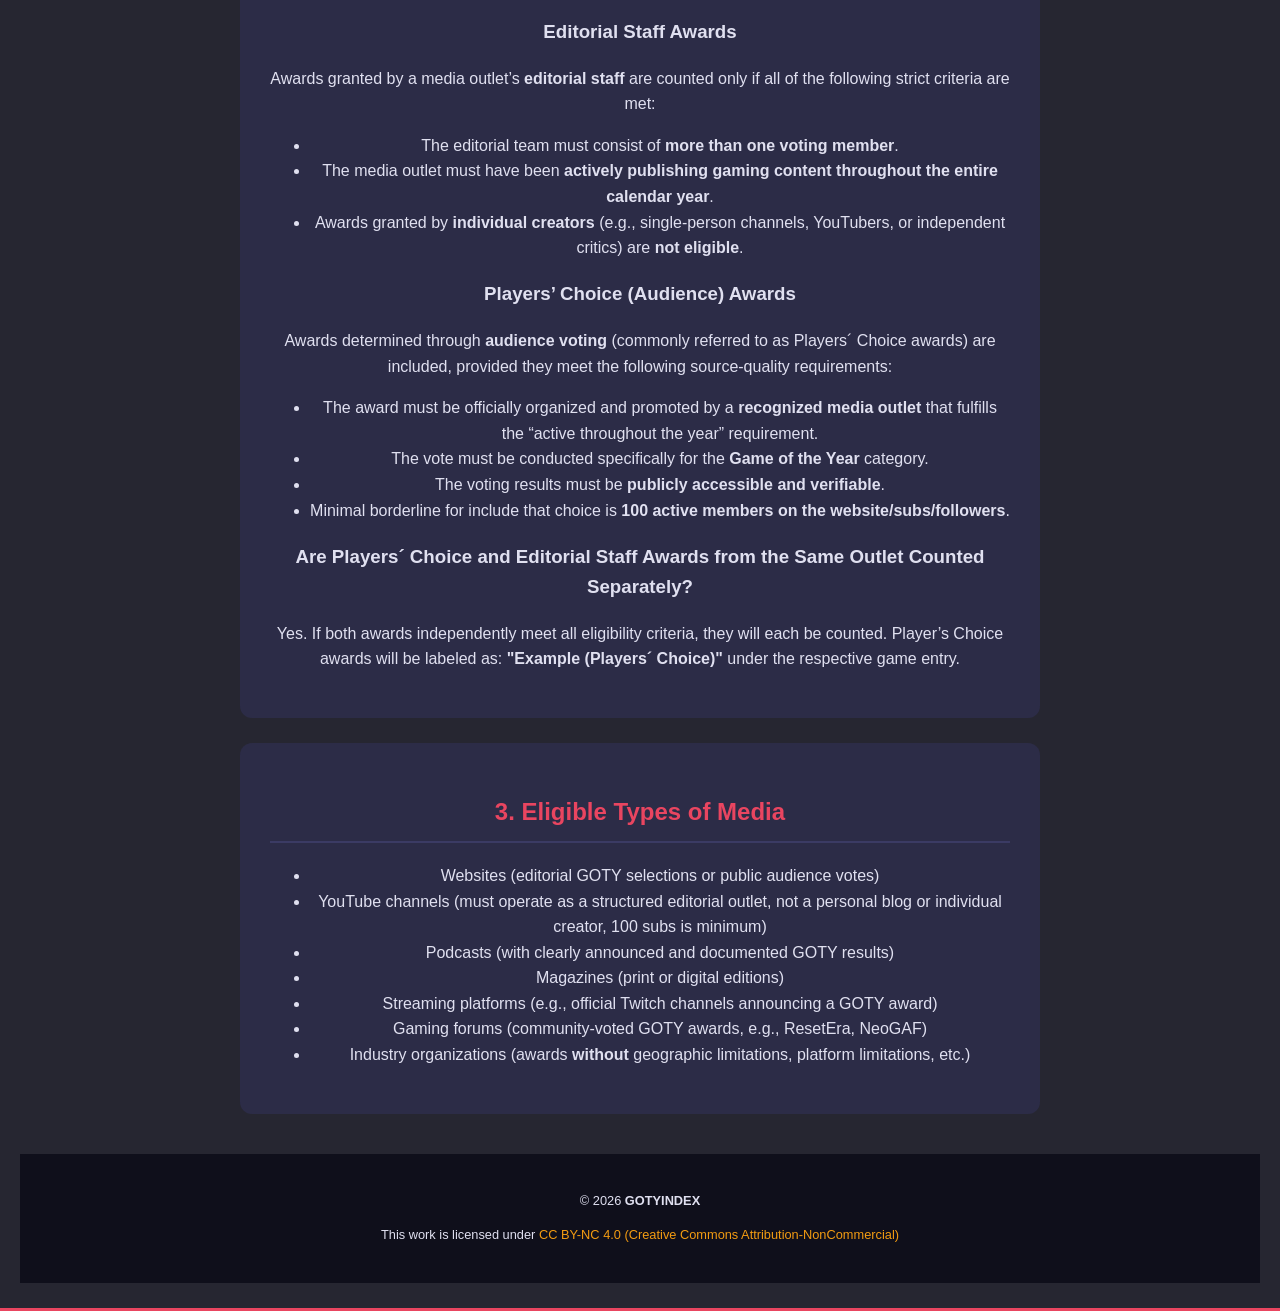
<file: guidelines/index.html>
<!DOCTYPE html>
<html lang="cs">
<head>
    <meta charset="UTF-8">
    <meta name="viewport" content="width=device-width, initial-scale=1.0">
    <link rel="shortcut icon" href="../img/gotyindex4.webp">
    <title>GOTY INDEX - Guidelines and Rules</title>
    <link rel="stylesheet" href="../style.css">
</head>
<body>
    <header class="main-header">
    <header class="main-header">
            <nav class="header-nav">
        <a href="https://gotyindex.github.io/" class="nav-link">🏠 Main Page</a>
        <a href="https://discord.gg/afFGZg6pcJ" class="nav-link"><img src="../img/icon-discord.webp" alt="" class="nav-icon"> Discord</a>
        <a href="../calendar" class="nav-link">📅 Calendar</a>
        <a href="../contact" class="nav-link">📝 Help expand database!</a>
        <a href="../halloffame" class="nav-link">🎖️ Hall of Fame</a>
                
    </nav>
        <h1>📜 Guidelines and Rules</h1>
    </header>
    
    <main class="content-container">
        
        <section class="info-card">
    <h2>1. Criteria for Award Inclusion</h2>
    <div class="guidelines-section">
        <ul>
            <li>A Game of the Year award is recognized only if all nominated games were released within a 365-day window, with no more than one year between the earliest and latest release dates.</li>
            <li>The GOTY award will be <strong>assigned to the year of the winning game's original release</strong> (to avoid inconsistencies caused by differing award timelines across media outlets).</li>
            <li>Only <strong>full game releases</strong> are eligible (expansions, DLC, and early-access titles are excluded).</li>
            <li>Remakes and remasters <strong>are eligible</strong> and will be counted in the year the remake or remaster was released.</li>
            <li>Re-releases without significant changes (ports) are not eligible.</li>
            <li>Awards for specific categories (e.g., Best Art Direction) are <strong>not included</strong>.</li>
            <li>Platform-specific GOTY awards (e.g., PC Game of the Year, Mobile Game of the Year) are <strong>not included</strong>. Only <strong>overall Game of the Year awards</strong> are counted. Also types of sources which are focus on only one platform and announce their GOTY, their choice shouldn´t be included</li>
            <li>Awards that are <strong>geographically restricted</strong> (e.g., nominations limited to regional releases only) <strong>are not included</strong>.</li>
            <li>The winning game must be released before the award is announced, and sufficient time must have passed after release to allow for a meaningful evaluation—acknowledging that this timeframe cannot be universally defined due to variations in game scale and complexity.</li>
            <li>Awards covering multiple years within a single selection period are excluded.</li>
            <li><strong>If the highest-rated game</strong>  for a given year within a <strong>game database is a straightforward port with no significant changes</strong>, <strong>the highest-ranked game that meets all eligibility criteria will be counted instead</strong></li>
            <li>Purely personal selections of the best game are not included.</li>
            <li>A combination of multiple personal lists as the main GOTY outlet can be included. However, the condition must be met  <strong>that each personal list must contain one clearly specified game of the year for each person.</strong> If this condition is met,<strong> the game of the year for that outlet will be the one that was mentioned the most times.</strong></li>
            <li>In the event of a <strong>tie, both games must be designated as GOTY by at least two people or receive at least two votes</strong> (i.e., the minimum acceptable tie is based on the votes of at least four people). In the event of a tie, a maximum of two games may be designated as Game of the Year.</li>
            <li>Ties that received only one vote cannot be included (i.e., each person chose their own GOTY and there is no consensus).</li>
            <li>It is impossible to include all awards! Each group of creators, medium, YouTube channel, podcast, or other <strong>project should have an adequate number of listeners, readers, or followers. The threshold for determining the suitability of including a given award in GOTYINDEX is 100 followers/readers.</strong> If the medium has its <strong>own website that it regularly maintains and shares its content on, the rule regarding the number of readers/followers is overlooked.</strong> If the project is part of a platform (such as Spotify) and it is not possible to verify the number of followers via other social networks of the project, the award for this project is not included! Please understand that the 100-follower rule is not absolute! If there is a case where, for example, there are 1,000 followers and only a few views/reads for individual videos/articles, then this project may not be included!  </li>

        </ul>
    </div>
</section>

<section class="info-card">
    <h2>2. Voting Rules</h2>
<div class="guidelines-section">

    <h3>Editorial Staff Awards</h3>
    <p>
        Awards granted by a media outlet’s <strong>editorial staff</strong> are counted only if all of the following strict criteria are met:
    </p>
    <ul>
        <li>The editorial team must consist of <strong>more than one voting member</strong>.</li>
        <li>The media outlet must have been <strong>actively publishing gaming content throughout the entire calendar year</strong>.</li>
        <li>
            Awards granted by <strong>individual creators</strong> (e.g., single-person channels, YouTubers, or independent critics)
            are <strong>not eligible</strong>.
        </li>
    </ul>

    <h3>Players’ Choice (Audience) Awards</h3>
    <p>
        Awards determined through <strong>audience voting</strong> (commonly referred to as Players´ Choice awards) are included,
        provided they meet the following source-quality requirements:
    </p>
    <ul>
        <li>
            The award must be officially organized and promoted by a <strong>recognized media outlet</strong>
            that fulfills the “active throughout the year” requirement.
        </li>
        <li>The vote must be conducted specifically for the <strong>Game of the Year</strong> category.</li>
        <li>The voting results must be <strong>publicly accessible and verifiable</strong>.</li>
        <li>Minimal borderline for include that choice is <strong>100 active members on the website/subs/followers</strong>.</li>

    </ul>

    <h3>Are Players´ Choice and Editorial Staff Awards from the Same Outlet Counted Separately?</h3>
    <p>
        Yes. If both awards independently meet all eligibility criteria, they will each be counted.
        Player’s Choice awards will be labeled as:
        <strong>"Example (Players´ Choice)"</strong> under the respective game entry.
    </p>
</div>
</section>

<section class="info-card">
    <h2>3. Eligible Types of Media</h2>
    <ul>
        <li>Websites (editorial GOTY selections or public audience votes)</li>
        <li>YouTube channels (must operate as a structured editorial outlet, not a personal blog or individual creator, 100 subs is minimum)</li>
        <li>Podcasts (with clearly announced and documented GOTY results)</li>
        <li>Magazines (print or digital editions)</li>
        <li>Streaming platforms (e.g., official Twitch channels announcing a GOTY award)</li>
        <li>Gaming forums (community-voted GOTY awards, e.g., ResetEra, NeoGAF)</li>
        <li>Industry organizations (awards <strong>without</strong> geographic limitations, platform limitations, etc.)</li>
    </ul>
</section>
        
    </main>

<footer class="main-footer">
    <p>© 2026 <strong>GOTYINDEX</strong></p>
    <p>
        This work is licensed under 
        <a href="https://creativecommons.org/licenses/by-nc/4.0/" target="_blank" style="color: #f39c12; text-decoration: none;">
            CC BY-NC 4.0 (Creative Commons Attribution-NonCommercial)
        </a>
    </p>
</footer>
</body>
</html>
</file>
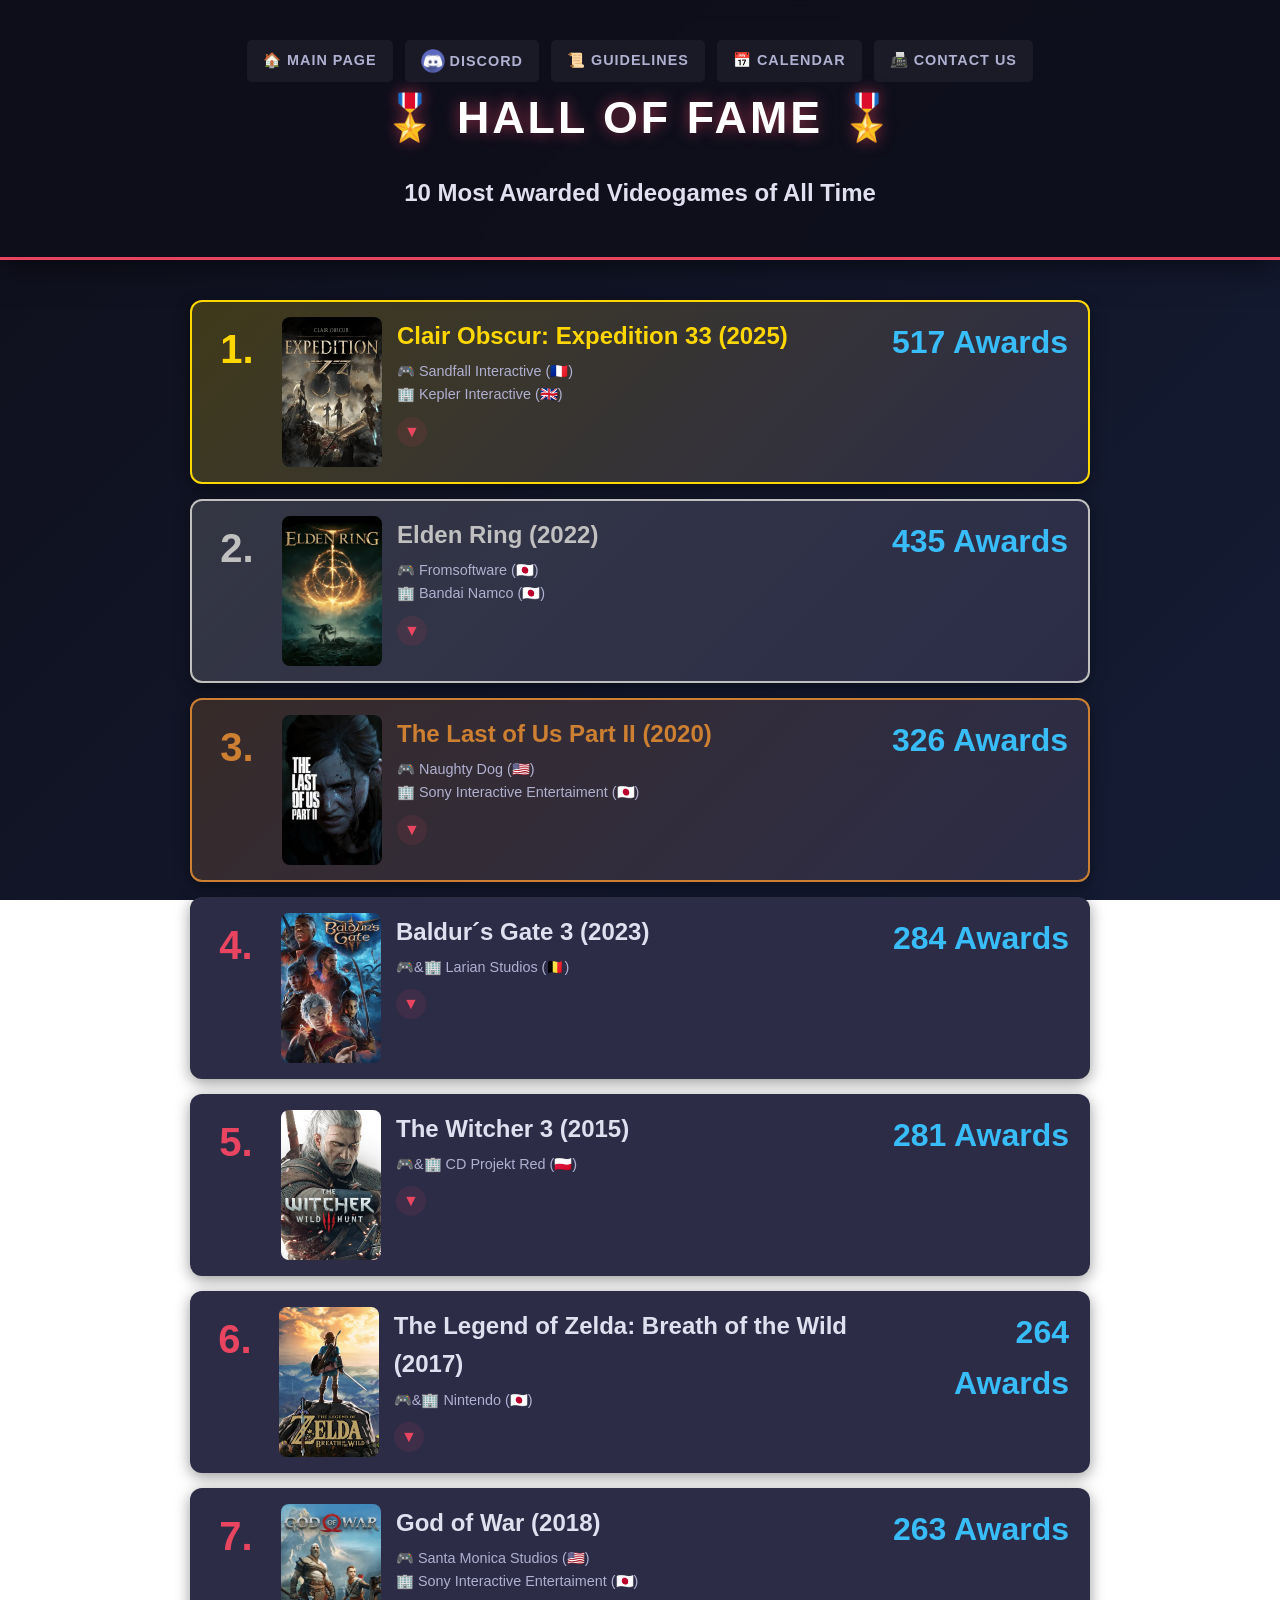
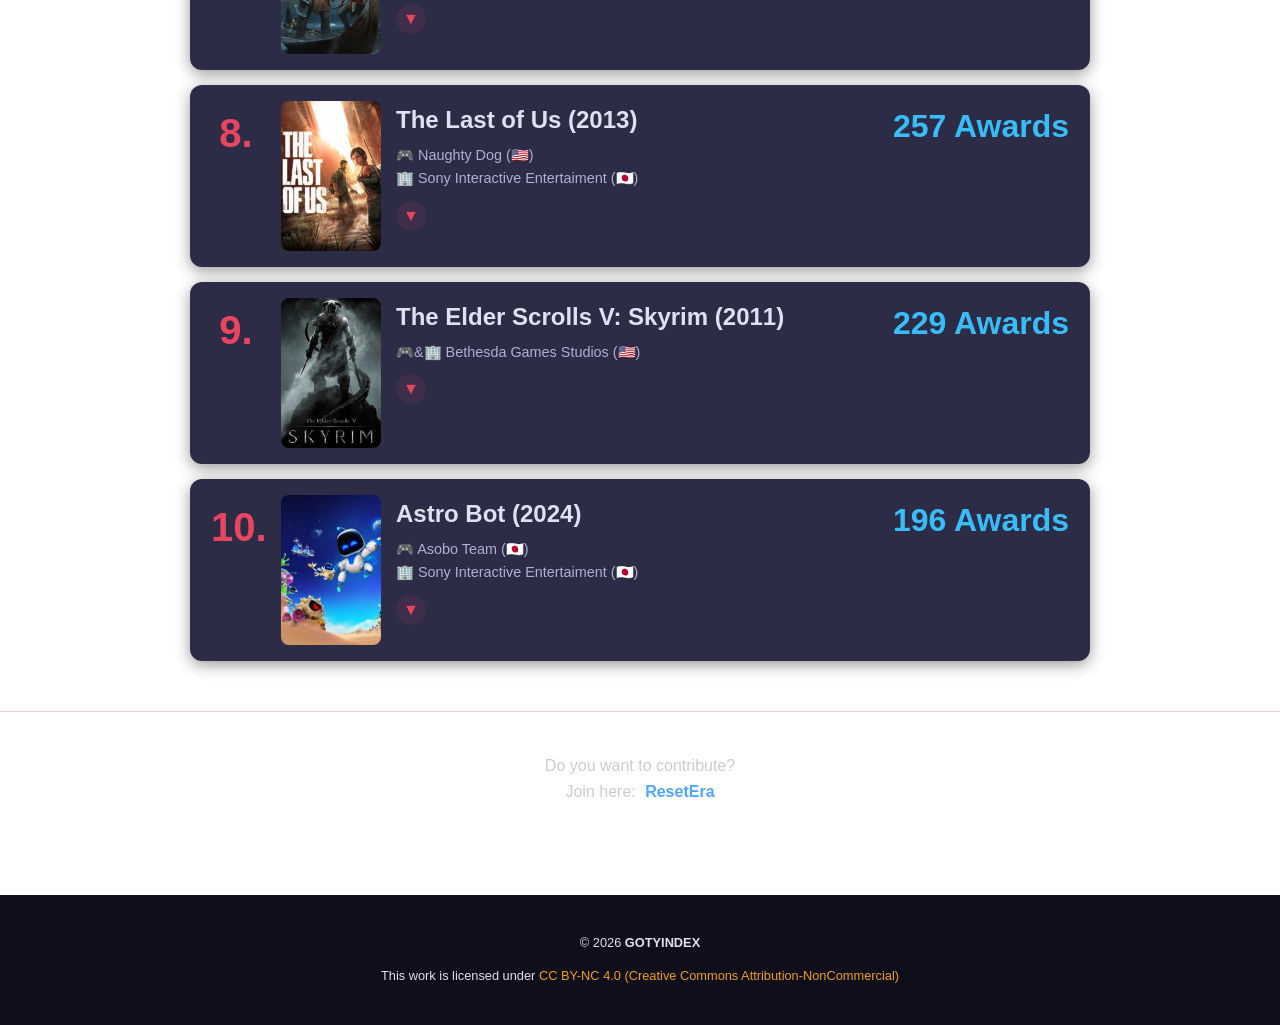
<file: halloffame/index.html>
<!DOCTYPE html>
<html lang="cs">
<head>
    <meta charset="UTF-8">
    <meta name="viewport" content="width=device-width, initial-scale=1.0">
    <link rel="shortcut icon" href="../img/gotyindex4.webp">
    <title>Hall of Fame</title>
    <link rel="stylesheet" href="../style.css">
    <link href="https://fonts.googleapis.com/css2?family=Inter:wght@300;400;500;600;700&family=Lato:wght@300;400;700&family=Montserrat:wght@400;600;700;800&display=swap" rel="stylesheet">
</head>
<body>
    <header class="main-header">
            <nav class="header-nav">
        <a href="https://gotyindex.github.io/" class="nav-link">🏠 Main Page</a>
        <a href="https://discord.gg/afFGZg6pcJ" class="nav-link"><img src="../img/icon-discord.webp" alt="" class="nav-icon"> Discord</a>
        <a href="../guidelines" class="nav-link">📜 Guidelines</a>
        <a href="../calendar" class="nav-link">📅 Calendar</a>
        <a href="../contact" class="nav-link">📠 Contact Us</a>
    </nav>
        <h1>🎖️ Hall of Fame 🎖️</h1>
        <h2>10 Most Awarded Videogames of All Time</h2>
    </header>
    
<main class="ranking">
        <div class="game-entry top-winner"> 
    <span class="rank-number"></span>
    <img src="../img/expedition33.webp" alt="Baldur's Gate 3 Cover" class="game-cover-small">

    <div class="game-info">
        <h3>Clair Obscur: Expedition 33 (2025)</h3>
        <p>🎮 Sandfall Interactive (🇫🇷)</p>
        <p>🏢 Kepler Interactive (🇬🇧)</p>
        <span class="media-toggle-arrow">▼</span>

        
        <div class="media-list">
            <ol>
                <li><a href="https://www.gamingamigos.com/post/clair-obscur-expedition-33-thailand-game-awards" target="_blank" class="media-link">Thailand Game Awards (TH)</a></li>
                <li><a href="https://www.stuff.tv/award/the-stuff-gadget-awards-2025-our-apps-and-games-of-the-year/" target="_blank" class="media-link">Stuff (UK)</a></li>
                <li><a href="https://www.konzoliste.cz/magazin/nejlepsi-hry-roku-2025/" target="_blank" class="media-link">Konzoliste (CZ)</a></li>
                <li><a href="https://www.reddit.com/r/expedition33/comments/1oki3dk/clair_obscur_recives_goty_award_form_larazon_es/?share_id=-zUaRxFFGLTjGfy3qhS2W&utm_medium=android_app&utm_name=androidcss&utm_source=share&utm_term=1" target="_blank" class="media-link">Larazon (ES)</a></li>
                <li><a href="https://rankingiproduktow.pl/ranking-najlepszych-gier-2025-roku/" target="_blank" class="media-link">Rankingiproduktow (PL)</a></li>
                <li><a href="https://x.com/GoldenJoysticks/status/1991572362777751619" target="_blank" class="media-link">Golden Joystick Awards (Players´ Choice, UK)</a></li>
                <li><a href="https://www.xataka.com/xataka/72-productos-tecnologicos-ano-estos-ganadores-premios-xataka-nordvpn-2025" target="_blank" class="media-link">Premios Xataka (ES)</a></li>
                <li><a href="https://www.ggwp.id/gaming/others/pemenang-the-lazy-game-awards-2025-00-ck54p-g0fw8s" target="_blank" class="media-link">The Lazy Game Awards (ID)</a></li>
                <li><a href="https://www.3djuegos.com/eventos/noticias/estos-mejores-videojuegos-ano-todos-galardonados-premios-3djuegos-lenovo-2025" target="_blank" class="media-link">3DJuegos (ES)</a></li>
                <li><a href="https://www.3djuegos.com/eventos/noticias/estos-mejores-videojuegos-ano-todos-galardonados-premios-3djuegos-lenovo-2025" target="_blank" class="media-link">3DJuegos (Players´ Choice, ES)</a></li>
                <li><a href="https://apnews.com/article/top10-video-games-clair-obscur-0cd16b157229bc7b1fd8897f7f144e9a" target="_blank" class="media-link">AP (US)</a></li>
                <li><a href="https://antlionaudio.com/blogs/news/game-of-the-year-2025" target="_blank" class="media-link">Atlion Audio (US)</a></li>
                <li><a href="https://x.com/TrueGaming/status/1994474392169189628" target="_blank" class="media-link">True Gaming Awards (SA)</a></li>
                <li><a href="https://www.rollingstone.com/culture/rs-gaming-lists/best-video-games-of-2025-1235469710/clair-obscur-expedition-33-2-1235469787/" target="_blank" class="media-link">Rolling Stone (US)</a></li>
                <li><a href="https://www.inverse.com/gaming/25-best-games-of-2025-ranked" target="_blank" class="media-link">Inverse (US)</a></li>
                <li><a href="https://www.youtube.com/live/7n3QeR-O1i8?si=A4Zxl4sA7a3VPs90&t=10796" target="_blank" class="media-link">GameFest Awards (US)</a></li>
                <li><a href="https://www.thenationalnews.com/arts-culture/2025/12/01/10-best-video-games-of-2025-from-clair-obscur-expedition-33-to-doom-the-dark-ages/" target="_blank" class="media-link">The National (AE)</a></li>
                <li><a href="https://collider.com/best-video-games-2025-ranked/" target="_blank" class="media-link">Collider (CA)</a></li>
                <li><a href="https://fullcleared.com/recommendations/fullcleareds-favorite-games-of-2025/" target="_blank" class="media-link">FullCleared (US)</a></li>
                <li><a href="https://www.instagram.com/p/DR2pk4ygbR1/?img_index=2" target="_blank" class="media-link">Controller (US)</a></li>
                <li><a href="https://www.michigandaily.com/arts/digital-culture/digital-cultures-2025-game-of-the-year-superlatives/" target="_blank" class="media-link">Michigan Daily (US)</a></li>
                <li><a href="https://youtu.be/ue9GqaakKdQ?si=LQbixCP5Hot9ECDj&t=609" target="_blank" class="media-link">GamesRadar (UK)</a></li>
                <li><a href="https://www.dexerto.com/gaming/best-2025-games-3011799/" target="_blank" class="media-link">Dexerto (UK)</a></li>
                <li><a href="https://creativecampus.universidadeuropea.com/noticias/syfy-games-awards-2025-creative-campus-de-la-universidad-europea/" target="_blank" class="media-link">Syfy Games Awards (ES)</a></li>
                <li><a href="https://www.youtube.com/watch?v=SFyESBSeDGg" target="_blank" class="media-link">Minimap Gaming (US)</a></li>
                <li><a href="https://equinoxawards.com/ganadores/" target="_blank" class="media-link">Equinox Latam Game Awards (MX)</a></li>
                <li><a href="https://www.youtube.com/watch?v=04RTKyXoYNU&t=1936s" target="_blank" class="media-link">Tech Tudo (BR)</a></li>
                <li><a href="https://www.instagram.com/p/DQq4Cj1DF2V/" target="_blank" class="media-link"> Lucca Comics & Games (Players´ Choice, IT)</a></li>
                <li><a href="https://www.thereviewgeek.com/best-videogames-2025/" target="_blank" class="media-link"> The Review Geek (US)</a></li>
                <li><a href="https://www.uagna.it/videogiochi/uagna-awards-2025-game-of-the-year-209965" target="_blank" class="media-link"> UAGNA.IT (IT)</a></li>
                <li><a href="https://www.slantmagazine.com/features/the-25-best-video-games-of-2025/" target="_blank" class="media-link"> Slant Magazine (UK)</a></li>
                <li><a href="https://www.videogamer.com/expedition-33-game-of-the-year-2025/" target="_blank" class="media-link"> Videogamer (UK)</a></li>
                <li><a href="https://www.youtube.com/watch?v=CmsRbVs9ZC4&t=24785s" target="_blank" class="media-link"> Fire Escape Cast (UK)</a></li>
                <li><a href="https://vigiato.net/goty" target="_blank" class="media-link"> Vigiato (IR)</a></li>
                <li><a href="https://vigiato.net/goty" target="_blank" class="media-link"> Vigiato (Players´ Choice, IR)</a></li>
                <li><a href="https://www.computerbild.de/artikel/Tipps-Die-besten-Games-2025-Videospiele-Weihnachten-40573955.html" target="_blank" class="media-link"> Computerbild (DE)</a></li>
                <li><a href="https://inthegame.nl/2025/12/08/de-beste-games-van-2025/" target="_blank" class="media-link"> In The Game (NL)</a></li>
                <li><a href="https://www.instagram.com/p/DSEGKirFD_M/" target="_blank" class="media-link"> Flow Games TV (BR)</a></li>
                <li><a href="https://www.instagram.com/p/DSEGKirFD_M/" target="_blank" class="media-link"> Flow Games TV (Players´ Choice, BR)</a></li>
                <li><a href="https://adventuregamers.com/article/top-games-of-2025" target="_blank" class="media-link"> Adventure Games (US)</a></li>
                <li><a href="https://www.theringer.com/2025/12/10/video-games/best-video-games-2025-top-10-ranking-games-of-the-year-goty" target="_blank" class="media-link"> The Ringer (US)</a></li>
                <li><a href="https://as.com/meristation/noticias/expedition-33-es-el-goty-meristation-2025-f202512-n/" target="_blank" class="media-link"> Meristation (ES)</a></li>
                <li><a href="https://www.twitch.tv/the_casualreport" target="_blank" class="media-link"> The Casual Report (UK) (Players' Choice)</a></li>
                <li><a href="https://www.twitch.tv/the_casualreport" target="_blank" class="media-link"> The Casual Report (UK)</a></li>
                <li><a href="https://joy.org.au/checkpoint/2025/12/11/checkpoints-2025-game-of-the-year/" target="_blank" class="media-link"> Checkpoint (AU)</a></li>
                <li><a href="https://youtu.be/uh52WIW7f9w?si=WYg0mT6apXpElLYD&t=969" target="_blank" class="media-link"> PC Games (DE)</a></li>
                <li><a href="https://www.youtube.com/watch?v=FFwwKCDC9Wk" target="_blank" class="media-link"> WatchMojo (CA)</a></li>
                <li><a href="https://home.1und1.de/magazine/unterhaltung/gaming/besten-spiele-2025-game-of-the-year-liste-highlights-41602118" target="_blank" class="media-link"> 1&1 (DE)</a></li>
                <li><a href="https://www.instagram.com/p/DSH0xw-DPBJ/" target="_blank" class="media-link"> NASCE, CRESCE, RESPAWNA (Players´ Choice, IT)</a></li>
                <li><a href="https://movistaresports.com/goty-2025-movistar-esports/" target="_blank" class="media-link">Movistar (ES) - tie</a></li>
                <li><a href="https://www.complex.com/pop-culture/a/marc-griffin/best-video-games-2025-ranked" target="_blank" class="media-link">Complex (US)</a></li>
                <li><a href="https://www.gamentalk.it/post/il-gioco-dell-anno-2025-per-game-n-talk" target="_blank" class="media-link">Game'N'Talk (IT)</a></li>
                <li><a href="https://www.3arrafni.com/best-2025-games/" target="_blank" class="media-link">3arrafni (SA)</a></li>
                <li><a href="https://www.youtube.com/watch?v=WDraAxp-Wp8" target="_blank" class="media-link">The Game Awards (US)</a></li>
                <li><a href="https://www.youtube.com/watch?app=desktop&v=n5m1L_esevI" target="_blank" class="media-link">Gamespot (US)</a></li>
                <li><a href="https://www.destructoid.com/destructoid-2025-game-of-the-year/" target="_blank" class="media-link">Destructoid (US)</a></li>
                <li><a href="https://www.destructoid.com/destructoid-awards-2025-winners/" target="_blank" class="media-link">Destructoid (Players´ Choice, US)</a></li>
                <li><a href="https://www.navigames.es/articulos/los-goty-de-navigames-o-navigotys-2025/" target="_blank" class="media-link">Navigames (ES)</a></li>
                <li><a href="https://www.instagram.com/p/DSJd3rHjZHY/?img_index=1" target="_blank" class="media-link">Southwest Airlines Gaming League (US) (Players' Choice)</a></li>
                <li><a href="https://english.mathrubhumi.com/technology/top-15-games-2025-indie-blockbuster-dv7jqi2g" target="_blank" class="media-link">Mathrubhumi (IN)</a></li>
                <li><a href="https://www.3djuegos.lat/ps5/lista-completa-ganadores-premios-3djuegos-latam-2025-expedition-33-se-lleva-goty" target="_blank" class="media-link">3DJuegos Latam (MX)</a></li>
                <li><a href="https://www.fz.se/artikel/301841-lasarnas-arets-spel-2025" target="_blank" class="media-link">FZ (Players´ Choice, SE)</a></li>
                <li><a href="https://www.youtube.com/@WhatCultureGaming/posts" target="_blank" class="media-link">WhatCulture Gaming (Players´ Choice, US)</a></li>
                <li><a href="https://vgamerz.com/top-games-of-2025-editor-picks/" target="_blank" class="media-link">Vgamerz (US)</a></li>
                <li><a href="https://mezha.ua/articles/mezha-best-games-of-2025-306999/" target="_blank" class="media-link">Mezha (UA)</a></li>
                <li><a href="https://grnd.ro/am-ales-grind-of-the-year-2025/" target="_blank" class="media-link">GRIND (Players´ Choice, RO)</a></li>
                <li><a href="https://www.geekswithkids.ca/the-best-movies-tv-and-games-of-2025-our-top-3-picks-revealed/" target="_blank" class="media-link">Geekwithkids (CA)</a></li>
                <li><a href="https://www.instagram.com/reel/DSQGCzeASk8/" target="_blank" class="media-link">Techtaiment Game Awards (UAE)</a></li>
                <li><a href="https://www.esquire.com/entertainment/a69678261/esquire-gaming-awards-2025/" target="_blank" class="media-link">Esquire (US)</a></li>
                <li><a href="https://www.maxim.com/entertainment/the-best-video-games-of-2025/" target="_blank" class="media-link">Maxim (US)</a></li>
                <li><a href="https://www.everyeye.it/notizie/chi-conquister-trono-everyeye-awards-2025-vota-miglior-gioco-anno-847111.html" target="_blank" class="media-link">Everyeye Awards 2025 (Players´ Choice, IT)</a></li>
                <li><a href="https://www.gamerbraves.com/gcaxthgs25-gamescom-asia-x-thailand-game-show-wraps-up-with-record-attendance-and-award-ceremony/" target="_blank" class="media-link">Thailand Game Awards (Players´ Choice, TH)</a></li>
                <li><a href="https://www.youtube.com/watch?v=CHzhJLSqqOk&t=1275s" target="_blank" class="media-link">GTOPIA (Players´ Choice, KR)</a></li>
                <li><a href="https://www.senscritique.com/top/resultats/les_meilleurs_jeux_video_de_2025/4002475" target="_blank" class="media-link">Senscritique (Players´ Choice, FR)</a></li>
                <li><a href="https://gameinformer.com/best-of-2025/2025/12/16/editor-top-10s-of-2025" target="_blank" class="media-link">Gameinformer (UK)</a></li>
                <li><a href="https://reviewdejogos.com.br/artigos/lista-os-10-melhores-jogos-de-2025/" target="_blank" class="media-link">Review de Jogos (BR)</a></li>
                <li><a href="https://gameinformer.com/best-of-2025/2025/12/16/game-informer-readers-top-50-games-of-2025" target="_blank" class="media-link">Gameinformer (Players Choice, UK)</a></li>
                <li><a href="https://www.bilibili.com/video/BV1or15BSEym/?spm_id_from=0.0.upload.video_card.click" target="_blank" class="media-link">AGP (CN)</a></li>
                <li><a href="https://www.vgmag.it/390337/vgmag-awards-2025-i-migliori-giochi-dellanno-eletti-dalla-redazione/#Game_of_the_Year_%E2%80%93_Clair_Obscur_Expedition_33" target="_blank" class="media-link">VGMAG (IT)</a></li>
                <li><a href="https://www.cybersport.ru/tags/games/vybrali-luchshiye-igry-2025-goda-v-33-nominatsiyakh-no-chto-to-poshlo-ne-tak" target="_blank" class="media-link">Cybersport (RU)</a></li>
                <li><a href="https://hardcoregamer.com/hardcore-gamers-2025-game-of-the-year-awards-top-10/" target="_blank" class="media-link">Hardcore Gamer (CA)</a></li>
                <li><a href="https://www.polityka.pl/tygodnikpolityka/kultura/2325703,1,10-najlepszych-gier-roku-wedlug-polityki-satyra-przygoda-akcja-i-oszalamiajacy-debiut.read" target="_blank" class="media-link">Polytika (PL)</a></li>
                <li><a href="https://www.nrc.nl/nieuws/2025/12/17/dit-zijn-de-tien-beste-games-van-2025-a4914558" target="_blank" class="media-link">NRC (NL)</a></li>
                <li><a href="https://www.xgn.nl/artikel/de-10-beste-games-van-het-jaar-op-een-rij-5-maakt-je-sowieso-vrolijk" target="_blank" class="media-link">XGN (NL)</a></li>
                <li><a href="https://gameobserver.com/the-gameobserver-awards-2025-winners/" target="_blank" class="media-link">GameObserver (US)</a></li>
                <li><a href="https://www.bilibili.com/opus/1147315498556325892" target="_blank" class="media-link">The Zheguang Award (Players´ Choice, CN)</a></li>
                <li><a href="https://www.youtube.com/watch?v=5Jn5OUgnbR0" target="_blank" class="media-link">Kit & Krysta (US)</a></li>
                <li><a href="https://www.hi-fi.ru/magazine/games/15-luchshih-igr-2025-goda/" target="_blank" class="media-link"> Hi-fi (RU)</a></li>
                <li><a href="https://www.inven.co.kr/webzine/news/?news=310685" target="_blank" class="media-link"> Inven (Players´ Choice, KR)</a></li>
                <li><a href="https://www.youtube.com/watch?v=Y2Qn6DDacIU" target="_blank" class="media-link"> Earlyaccess (Players´ Choice, UA)</a></li>
                <li><a href="https://nerdando.com/2025/12/19/nerdando-awards-2025-videogames/" target="_blank" class="media-link"> Nerdando (IT)</a></li>
                <li><a href="https://nerdando.com/2025/12/19/nerdando-awards-2025-videogames/" target="_blank" class="media-link"> Nerdando (Players´ Choice, IT)</a></li>
                <li><a href="https://en.ara.cat/media/the-20-best-video-games-of-2025_1_5597156.html" target="_blank" class="media-link"> Ara (ES)</a></li>
                <li><a href="https://www.techradar.com/gaming/techradar-gaming-game-of-the-year-2025#section-top-3" target="_blank" class="media-link"> TechRadar (US)</a></li>
                <li><a href="https://www.terra.com.br/gameon/plataformas-e-consoles/conheca-os-melhores-jogos-de-2025-na-opiniao-do-terra-game-on,7c1e7454e6d7a7d06de26e4207c471a0sufcz3se.html" target="_blank" class="media-link"> Terra (BR)</a></li>
                <li><a href="https://www.primetimer.com/features/a-lookback-at-the-year-of-2025-10-best-video-game-launches" target="_blank" class="media-link"> PRIMETIMER (US)</a></li>
                <li><a href="https://www.geeksandcom.com/top-10-des-meilleurs-jeux-video-2025/" target="_blank" class="media-link"> Geek and Com (CA)</a></li>
                <li><a href="https://www.gamekult.com/sondage/resultats/gk-awards-2025.html" target="_blank" class="media-link"> Gamekult (Players´ Choice, FR)</a></li>
                <li><a href="https://www.ign.com/articles/the-best-game-of-2025" target="_blank" class="media-link"> IGN (US)</a></li>
                <li><a href="https://youtu.be/9OC_7uhDNRM?si=XryEp7u6aG5nq1Lz&t=1354" target="_blank" class="media-link"> 4P (DE)</a></li>
                <li><a href="https://x.com/grandgameawards/status/2002112774206595146?s=46" target="_blank" class="media-link"> Grand Game Awards (DZ)</a></li>
                <li><a href="https://grandgameawards.com/2025-winners/" target="_blank" class="media-link"> Grand Game Awards (Players' Choice, DZ)</a></li>
                <li><a href="https://www.resetera.com/threads/edge-419-february-2026-romeo-is-a-dead-man-cover-story-reviews-include-metroid-prime-4-beyond-kirby-air-riders-dispatch-routine-skate-story.1388734/" target="_blank" class="media-link"> EDGE Awards (US)</a></li>
                <li><a href="https://www.youtube.com/live/TTEvkhPGXAA?si=K3jIt5I9d2HSzOzY&t=9111" target="_blank" class="media-link"> Gamekings (NL)</a></li>
                <li><a href="https://www.lefigaro.fr/secteur/high-tech/surprenants-intelligents-exigeants-et-deja-mythiques-notre-selection-des-meilleurs-jeux-video-de-l-annee-2025-20251219" target="_blank" class="media-link"> Le Figaro (FR)</a></li>
                <li><a href="https://x.com/ChiclanaFriends/status/2002101794399547802" target="_blank" class="media-link">Chiclana & Friends (Players' Choice, ES)</a></li>
                <li><a href="https://x.com/bilbaogamesconf/status/1999554112694698196" target="_blank" class="media-link">Titanium Awards (ES)</a></li>
                <li><a href="https://www.twitch.tv/animeclickit/videos" target="_blank" class="media-link">AnimeClick (IT)</a></li>
                <li><a href="https://www.ign.com/articles/the-ign-community-awards-2025" target="_blank" class="media-link"> IGN (Players´ Choice, US)</a></li>
                <li><a href="https://www.twitch.tv/videos/2636039661" target="_blank" class="media-link"> JVleMag (Players´ Choice, FR)</a></li>
                <li><a href="https://x.com/novapovnp/status/2002699875339919824?s=46" target="_blank" class="media-link"> Nova Pov (NG)</a></li>
                <li><a href="https://www.theaureview.com/games/the-best-games-of-2025/" target="_blank" class="media-link">The AU Review (AU)</a></li>
                <li><a href="https://youtu.be/5L_Uj7LVjN0?si=pMg71nBE8KUsIOUM&t=754" target="_blank" class="media-link">Binge Bot (NL)</a></li>
                <li><a href="https://canaltech.com.br/games/melhores-jogos-lancados-2025/" target="_blank" class="media-link">Canaltech (BR)</a></li>
                <li><a href="https://www.youtube.com/watch?v=v87tGgA7FOI&t=3201s" target="_blank" class="media-link">Project COE (CA)</a></li>
                <li><a href="https://mobalytics.gg/news/goty-watch#2025-game-of-the-year-categories-and-winners-0" target="_blank" class="media-link">Mobalytics (US)</a></li>
                <li><a href="https://mobalytics.gg/news/goty-watch#2025-game-of-the-year-categories-and-winners-0" target="_blank" class="media-link">Mobalytics (Players' Choice, US)</a></li>
                <li><a href="https://www.gamewatcher.com/news/the-best-games-of-2025" target="_blank" class="media-link">GameWatcher (HR)</a></li>
                <li><a href="https://gamerant.com/top-best-video-game-2025/" "_blank" class="media-link"> GameRant (US)</a></li>
                <li><a href="https://gamersocialclub.ca/2025/12/22/gamer-social-clubs-2025-game-of-the-year-award-winners/" target="_blank" class="media-link"> Gamer Social Club (CA)</a></li>
                <li><a href="https://www.thegamer.com/game-of-the-year-2025/" target="_blank" class="media-link"> The Gamer (CA)</a></li>
                <li><a href="https://www.empireonline.com/gaming/features/best-games-2025/" target="_blank" class="media-link"> Empire (UK)</a></li>
                <li><a href="https://www.omelete.com.br/games/25-games-imperdiveis-para-jogar-em-2025" target="_blank" class="media-link"> Omelete (BR)</a></li>
                <li><a href="https://games.mxdwn.com/news/mxdwns-top-10-games-of-2025/" target="_blank" class="media-link"> Mxdwn (US)</a></li>
                <li><a href="https://waytoomany.games/2025/12/22/top-20-best-games-of-2025/" target="_blank" class="media-link"> Way Too Many Games (US)</a></li>
                <li><a href="https://www.mensjournal.com/entertainment/top-10-video-games-of-2025" target="_blank" class="media-link"> Men´s Journal (US)</a></li>
                <li><a href="https://butwhytho.net/2025/12/top-video-games-of-2025/" target="_blank" class="media-link"> But Why Tho (US)</a></li>
                <li><a href="https://www.famitsu.com/article/202512/61564" target="_blank" class="media-link"> Famitsu (JP)</a></li>
                <li><a href="https://x.com/nextplayau/status/2003386055240958084?s=46" target="_blank" class="media-link"> Next Play (AU)</a></li>
                <li><a href="https://youtu.be/nu4RjnMgC5I?si=7kcU9yBUy0Mjl-rV&t=1116" target="_blank" class="media-link"> The Coxxie Awards (US)</a></li>
                <li><a href="https://www.youtube.com/watch?v=vEreqRlCjcY" target="_blank" class="media-link"> New Game Plus (AR)</a></li>
                <li><a href="https://www.digitalfoundry.net/news/2025/12/digital-foundrys-2025-community-awards" target="_blank" class="media-link"> Digital Foundry (Players´ Choice, US)</a></li>
                <li><a href="https://www.youtube.com/watch?v=3eCKty5Tr9w&t=1089s" target="_blank" class="media-link"> Gameswelt (DE)</a></li>
                <li><a href="https://cerealkillerz.org/das-spiel-des-jahres-2025-wieder-ein-richtig-gutes-jahr/" target="_blank" class="media-link"> Crealkillerz (DE)</a></li>
                <li><a href="https://youtu.be/DsNz6h_XV8A?si=8MOgVW-ej9cdYyjm&t=1644" target="_blank" class="media-link"> Julien Chièze Awards (FR)</a></li>
                <li><a href="https://games.alphacrc.com/our-game-of-the-year-2025-and-some-honorable-mentions/" target="_blank" class="media-link"> Alpha Games (UK)</a></li>
                <li><a href="https://www.gamevicio.com/noticias/2025/12/gamevicio-awards-2025-confira-ganhadores/" target="_blank" class="media-link"> Gamevicio (BR)</a></li>
                <li><a href="https://www.gamevicio.com/noticias/2025/12/gamevicio-awards-2025-confira-ganhadores/" target="_blank" class="media-link"> Gamevicio (Players´ Choice, BR)</a></li>
                <li><a href="https://theartofgaming.es/nuestros-juegos-del-ano-2025/" target="_blank" class="media-link"> The Art of the Gaming (ES)</a></li>
                <li><a href="https://www.youtube.com/watch?v=__1d0zeDYDk" target="_blank" class="media-link"> Gamexpress (TW)</a></li>
                <li><a href="https://youtu.be/rV2vNc6qN28?si=HAEN-R3a6a-rGMfo" target="_blank" class="media-link"> La Caverna del Gamer (ES)</a></li>
                <li><a href="https://www.dualshockers.com/dualshockers-2025-goty-awards-best-10/" target="_blank" class="media-link"> Dualshockers (US)</a></li>
                <li><a href="https://gamedivision.com.br/os-25-melhores-jogos-de-2025-os-titulos-que-definiram-o-ano-gamer/" target="_blank" class="media-link"> Gamedivision (BR) </a></li>
                <li><a href="https://www.youtube.com/watch?app=desktop&v=DIFbUWs749s" target="_blank" class="media-link"> Backlog Battle (Players' Choice, US)</a></li>
                <li><a href="https://www.consolecreatures.com/game-of-the-year-2025-clair-obscur-e33/" target="_blank" class="media-link"> Console Creatures (CA)</a></li>
                <li><a href="hhttps://www.theouterhaven.net/top-10-games-of-2025/" target="_blank" class="media-link"> The Outerhaven (LU)</a></li>
                <li><a href="https://jesuisungameur.com/2025/12/24/jsug-awards-meilleurs-jeux-video-2025/" target="_blank" class="media-link">JSUG Awards (FR)</a></li>
                <li><a href="https://insider-gaming.com/clair-obscur-expedition-33-is-the-insider-gaming-communitys-best-single-player-game-of-2025/" target="_blank" class="media-link"> Insider Gaming (US)</a></li>
                <li><a href="https://www.youtube.com/watch?v=WaMSiaFSDrE" target="_blank" class="media-link"> República Coisa de Nerd (BR)</a></li>
                <li><a href="hhttps://www.gamer.no/artikler/her-er-deres-favoritter-fra-2025/519703" target="_blank" class="media-link"> Gamer (NO)</a></li>
                <li><a href="https://infos.rtl.lu/culture/gaming/ces-dix-jeux-video-qui-ont-marque-lannee-2025-1499320251" target="_blank" class="media-link"> RTL Infos (LU)</a></li>
                <li><a href="https://www.youtube.com/watch?v=OgeP-1HHUsM" target="_blank" class="media-link"> 게임발굴단 (Players' Choice, KR)</a></li>
                <li><a href="hhttps://nl.ign.com/clair-obscur-expedition-33/161500/feature/top-100-games-van-2025-volgens-ign-benelux" target="_blank" class="media-link"> IGN Benelux (NL)</a></li>
                <li><a href="https://www.cinelinx.com/games/game-news/the-2025-cinelinx-game-awards-are-here-see-who-won/" target="_blank" class="media-link"> Cinelix (US)</a></li>
                <li><a href="https://www.ilvideogiocatore.it/2025/12/24/i-videogiochi-che-hanno-definito-il-2025-la-nostra-classifica-definitiva/" target="_blank" class="media-link"> Ilvideogiocatore (IT)</a></li>
                <li><a href="https://gamelegends.it/videogiochi/game-legends-best-of-2025-i-migliori-videogiochi-film-e-giochi-dellanno/" target="_blank" class="media-link"> Game Legends (IT)</a></li>
                <li><a href="https://www.youtube.com/watch?v=Hx6jzll1az0" target="_blank" class="media-link"> PLAYERINSIDE (IT)</a></li>
                <li><a href="https://tierragamer.com/especiales/videojuegos/mejores-5-videojuegos-2025-tierragamer/" target="_blank" class="media-link"> Tierra Gamer (MX)</a></li>
                <li><a href="https://metro.co.uk/2025/12/26/video-games-top-20-2025-best-games-year-hades-2-sektori-25708199/?utm_social_post_id=633942780&utm_social_handle_id=1027491766361120769" target="_blank" class="media-link"> Metro Game Central (UK)</a></li>
                <li><a href="https://www.hcl.hr/zlatni-dabar/zlatni-dabar-2025-rezultati-235419/" target="_blank" class="media-link"> HCL (Players´ Choice, HR)</a></li>
                <li><a href="https://www.gsplus.hu/ajanlo/gs-evertekelo-a-legjobb-jatekok-2025ben-375071-o1.html" target="_blank" class="media-link"> GS Plus (HU)</a></li>
                <li><a href="https://www.denofgeek.com/games/best-games-of-2025/" target="_blank" class="media-link"> Den of Geek (US)</a></li>
                <li><a href="https://www.instagram.com/p/DSshtldjfK4/" target="_blank" class="media-link"> IGN Brasil (BR)</a></li>
                <li><a href="https://bluntmag.com.au/gaming/blunt-magazines-top-10-best-games-of-2025/" target="_blank" class="media-link"> Blunt Magazine (AU)</a></li>
                <li><a href="https://gamingtrend.com/editorials/gamingtrends-2025-trendsetter-awards/" target="_blank" class="media-link"> GamingTrend (US)</a></li>
                <li><a href="https://omny.fm/shows/all-in-the-game-bnr/dit-zijn-de-5-beste-games-van-2025-volgens-ons-van-clair-obscur-tot-dk-bananza" target="_blank" class="media-link"> All in the Game (NL)</a></li>
                <li><a href="https://www.hbvl.be/media-en-cultuur/de-beste-games-van-het-jaar-volgens-onze-recensenten-let-op-voor-je-het-weet-ben-je-een-uur-of-honderd-verder/112912862.html" target="_blank" class="media-link"> HBVL (BE)</a></li>
                <li><a href="https://www.youtube.com/watch?v=bXMbxJzK6Hw" target="_blank" class="media-link"> PULS Gaming Analyse (DE)</a></li>
                <li><a href="https://www.youtube.com/watch?v=MxatUp4UTkQ" target="_blank" class="media-link"> ENROGOTYS (Players' Choice, ES)</a></li>
                <li><a href="https://gamingtrend.com/editorials/gamingtrends-2025-trendsetter-awards/" target="_blank" class="media-link"> Gaming Trend (US)</a></li>
                <li><a href="https://pragalicious.com/2025/12/27/dit-is-de-pragalicious-community-game-of-the-year-2025/" target="_blank" class="media-link"> Pragalicious (Players´ Choice, NL)</a></li>
                <li><a href="https://thegamerbr.com/noticias/os-25-melhores-jogos-de-2025-lista-completa-e-onde-jogar/" target="_blank" class="media-link"> TheGamerBR (BR)</a></li>
                <li><a href="https://gaminggadgets.io/gaminggadgets-awards-die-besten-spiele-des-jahres-2025" target="_blank" class="media-link"> GamingGadgets (DE)</a></li>
                <li><a href="https://www.instagram.com/p/DSxINaDjN5t/" target="_blank" class="media-link">Third Éditions (FR)</a></li>
                <li><a href="https://www.youtube.com/watch?v=sAWg47SXezs" target="_blank" class="media-link"> NotPatrick Podcasts (Players´ Choice, FR)</a></li>
                <li><a href="https://it.ign.com/ign-italia/222817/editorial/buone-feste-da-ign-italia" target="_blank" class="media-link"> IGN Italy (IT)</a></li>
                <li><a href="https://www.ppe.pl/publicystyka/393479/top-10-gier-2025-roku-wedlug-redakcji-ppe-pl-tak-zacietej-rywalizacji-nie-bylo-od-dawna.html" target="_blank" class="media-link"> PPE (PL)</a></li>
                <li><a href="https://www.irishtimes.com/culture/tv-radio/2025/12/29/2025-in-video-games-the-10-best-overall-plus-the-three-best-irish-releases/" target="_blank" class="media-link"> Irish Times (IE)</a></li>
                <li><a href="https://podcast.ausha.co/la-belle-et-le-gamer/394-le-jeu-de-l-annee-2025-deuxieme-partie" target="_blank" class="media-link"> La Belle et le Gamer (Players´ Choice, FR)</a></li>
                <li><a href="https://www.loaded.com/game-awards" target="_blank" class="media-link"> Loaded (Players´ Choice, US)</a></li>
                <li><a href="https://www.gamequarter.be/artikel/de-gamequarter-top-10-van-2025/" target="_blank" class="media-link"> Gamequarter (BE)</a></li>
                <li><a href="https://www.marinij.com/2025/12/29/top-10-video-games-of-2025-indie-titles-dominate-a-year-overshadowed-by-ai/?noamp=mobile&_gl=1*1l3c9q8*_ga*cXhTdFdOaHFZbWxncGt3ODRGUWI5bjNIS1pxMlE4dXhQYXZObmE0TjZjX3NOcHVPM0xoeWRlSzBydElhZ3dQWA..*_ga_SBBJE17ZR7*MTc2NzAzMjI5Mi4xLjEuMTc2NzAzMjI5Mi4wLjAuMA.." target="_blank" class="media-link"> Marin Independent Journal (US)</a></li>
                <li><a href="https://www.instagram.com/p/DS0VWZ9jLZZ/" target="_blank" class="media-link"> Save the Game (Players´ Choice, GR)</a></li>
                <li><a href="https://www.instagram.com/p/DS0VWZ9jLZZ/" target="_blank" class="media-link"> Save the Game (GR)</a></li>
                <li><a href="https://www.mercurynews.com/2025/12/29/top-10-video-games-of-2025-indie-titles-dominate-a-year-overshadowed-by-ai/?utm_social_handle_id=10433782&utm_social_post_id=636883362" target="_blank" class="media-link"> The Mercury News (UK)</a></li>
                <li><a href="https://youtu.be/EeKB5bmJUXQ?si=LpIiimvslBqOK3HV&t=814" target="_blank" class="media-link"> GameWorld (GR)</a></li>
                <li><a href="https://www.youtube.com/watch?v=ULC6zwidyBg&t=4289s" target="_blank" class="media-link"> InFeRnoBraVeHeart (GR)</a></li>
                <li><a href="https://www.gamepro.de/artikel/die-besten-spiele-2025,3444902,seite2.html" target="_blank" class="media-link"> Gamepro (DE)</a></li>
                <li><a href="https://www.gamer365.hu/article/2025-goty-10-1" target="_blank" class="media-link"> Gamer365 (HU) (Players' Choice)</a></li>
                <li><a href="https://www.iheart.com/podcast/143-get-played-45798070/episode/the-2025-get-played-games-of-312703563/" target="_blank" class="media-link"> Get Played (Players´ Choice, US)</a></li>
                <li><a href="https://www.jvfrance.com/meilleurs-jeux-2025-notre-classement-267669/3/" target="_blank" class="media-link"> JV France (FR)</a></li>
                <li><a href="https://kanobu.ru/articles/luchshie-igryi-2025-goda-po-versii-chitatelej-kanobu-golosovanie-378870/" target="_blank" class="media-link"> Kanobu (Players´ Choice, RU)</a></li>
                <li><a href="https://minimap.net/magazine/Minimap-2025-Year-End-Recommendations-en" target="_blank" class="media-link"> Minimap (KR)</a></li>
                <li><a href="https://www.youtube.com/watch?v=H-TFBX5svxc&t=5594s" target="_blank" class="media-link"> Game Talk (US)</a></li>
                <li><a href="https://www.analogstickgaming.com/top-lists/2025/12/28/game-awards-of-2025" target="_blank" class="media-link"> Analog Stick Gaming (UK)</a></li>
                <li><a href="https://www.tomsguide.com/gaming/12-best-video-games-of-2025-our-top-picks-for-ps5-switch-2-pc-and-xbox" target="_blank" class="media-link"> Tom´s Guide (US)</a></li>
                <li><a href="https://www.eurogamer.net/eurogamer-readers-top-50-games-of-2025" target="_blank" class="media-link"> Eurogamer (Players´ Choice, UK)</a></li>
                <li><a href="https://www.sweclockers.com/artikel/42190-arets-basta-spel-2025-enligt-sweclockers" target="_blank" class="media-link"> SweClockers (Players´ Choice, SE)</a></li>
                <li><a href="https://republicadg.com.br/os-5-melhores-jogos-que-cada-membro-da-republica-dg-jogou-em-2025/" target="_blank" class="media-link"> Republica DG (BR)</a></li>
                <li><a href="https://bo3.gg/games/articles/the-best-game-of-the-year-2025-by-bo3-gg" target="_blank" class="media-link"> Bo3 (UA)</a></li>
                <li><a href="https://www.standaard.be/media-en-cultuur/de-games-van-het-jaar/110997329.html" target="_blank" class="media-link"> De Standaard (BE)</a></li>
                <li><a href="https://thesmashhitchronicles.substack.com/p/game-of-the-year-2025?utm_source=publication-search" target="_blank" class="media-link"> The Smash Hit Chronicles (IN)</a></li>
                <li><a href="https://www.gamereactor.se/game-of-the-year-2025-arets-spel-1708863/" target="_blank" class="media-link"> Gamereactor Sweden (SE)</a></li>
                <li><a href="https://www.4gamer.net/games/999/G999905/20251219044/" target="_blank" class="media-link"> 4Gamer (JP)</a></li>
                <li><a href="https://cdaction.pl/teksty/10-najlepszych-gier-2025-roku-wybor-redakcji-cdaction-pl/" target="_blank" class="media-link"> CD-Action (PL)</a></li>
                <li><a href="https://stevivor.com/features/goty/stevivors-game-of-the-year-2025-clair-obscur-expedition-33/" target="_blank" class="media-link"> Stevior (AU)</a></li>
                <li><a href="https://me.ign.com/ar/movies/188556/feature/jwyz-ign-lshrq-lwst-2025-ntyj-tswyt-lmtbyn" target="_blank" class="media-link"> IGN Middle-East (Players' Choice)</a></li>
                <li><a href="https://thatnerdshow.com/that-nerd-show-announces-its-2025-game-of-the-year-check-out-our-top-10-games-of-the-year/" target="_blank" class="media-link"> That Nerd Show (US)</a></li>
                <li><a href="https://www.spreaker.com/episode/the-dense-pixels-2025-game-of-the-year-podcast--68965245" target="_blank" class="media-link"> The Dense Pixel (US)</a></li>
                <li><a href="https://www.gamersglobal.de/report/die-besten-spiele-2025?page=0,0" target="_blank" class="media-link"> Gamers Global (DE)</a></li>
                <li><a href="https://cubiq.ru/luchshie-igry-2025-goda/" target="_blank" class="media-link"> Cubiq (RU)</a></li>
                <li><a href="https://www.gamesource.it/editoriali/goty-2025-i-nostri-migliori-giochi-dellanno/" target="_blank" class="media-link"> Gamesource (IT)</a></li>
                <li><a href="https://www.nerdevil.it/2025/12/31/nerdevil-hell-of-a-year-2025/" target="_blank" class="media-link"> Nerdevil (IT)</a></li>
                <li><a href="https://www.gamepro.de/artikel/gamepro-community-awards,3445276,seite2.html" target="_blank" class="media-link"> Gamepro (Players´ Choice, DE)</a></li>
                <li><a href="https://www.youtube.com/watch?v=YMH17Ba68ko" target="_blank" class="media-link"> Gamer Guides (UK)</a></li>
                <li><a href="https://www.gamereactor.eu/goty-2025-gamereactors-game-of-the-year-goes-to-clair-obscur-expedition-33-1642793/" target="_blank" class="media-link"> Gamereactor (UK)</a></li>
                <li><a href="https://www.eurogamer.de/eure-50-besten-spiele-im-jahr-2025-platz-10-bis-1" target="_blank" class="media-link"> Eurogamer Germany (Players´ Choice, DE)</a></li>
                <li><a href="https://www.eurogamer.pt/goty-2025-dos-leitores-do-eurogamer-portugal" target="_blank" class="media-link"> Eurogamer Portugal (PT)</a></li>
                <li><a href="https://www.gamekult.com/actualite/la-selection-jeu-video-2025-de-la-redaction-de-gamekult-3050867656.html" target="_blank" class="media-link"> Gamekult (FR)</a></li>
                <li><a href="https://www.metacritic.com/browse/game/all/all/current-year/userscore/?page=1" target="_blank" class="media-link"> Metacritic (Players´ Choice, US)</a></li>
                <li><a href="https://metarankings.ru/best-games-2025/" target="_blank" class="media-link"> Metarankings (RU)</a></li>
                <li><a href="https://rejugando.com/noticias/rejugando-games-awards/" target="_blank" class="media-link"> Rejugando (ES)</a></li>
                <li><a href="https://www.gamereactor.dk/gamereactors-game-of-the-year-2025-bedste-spil-1678153/" target="_blank" class="media-link"> Gamereactor Denmark (DK)</a></li>
                <li><a href="https://www.4scarrsgaming.com/2025/12/top-10-games-of-2025.html?m=1" target="_blank" class="media-link"> 4 Scarrs Gaming (US)</a></li>
                <li><a href="https://www.cgmagonline.com/articles/features/game-of-the-year-2025/" target="_blank" class="media-link"> CGM Magazine (UK)</a></li>
                <li><a href="https://www.noobfeed.com/articles/game-of-the-year-2025-goty" target="_blank" class="media-link"> Noobfeed (US)</a></li>
                <li><a href="https://www.youtube.com/watch?v=DeK3ydMyPYI&t=4052s" target="_blank" class="media-link"> A Gaming Podcast (US) - tie</a></li>
                <li><a href="https://www.ali213.net/news/html/2025-12/990517_11.html" target="_blank" class="media-link"> Ali213 (CN)</a></li>
                <li><a href="https://www.restart.run/articles/restart-run-2025-games-of-the-year" target="_blank" class="media-link"> Restart Run (US)</a></li>
                <li><a href="https://gazettely.com/2025/12/games/best-2025-games/" target="_blank" class="media-link"> Gazetelly (US)</a></li>
                <li><a href="https://geektogeekmedia.com/geekery/video-games/geek-to-geek-medias-game-of-the-year-awards-2025/" target="_blank" class="media-link"> Geek to Geek (US)</a></li>
                <li><a href="https://www.thedailystar.net/tech-startup/news/here-are-the-top-7-video-games-we-loved-2025-4069991" target="_blank" class="media-link"> The Daily Star (UK)</a></li>
                <li><a href="https://prohardver.hu/hir/szamotokra_mi_volt_az_ev_jateka_2025-ben.html?_tc=1" target="_blank" class="media-link"> Prohardver (Players´ Choice, HU)</a></li>
                <li><a href="https://www.gamekyo.com/group_article60344.html" target="_blank" class="media-link"> Gamekyo（FR）</a></li>
                <li><a href="https://www.hynerd.it/hynerd-awards-videogiochi-2025-2/" target="_blank" class="media-link"> Hynerd（IT）</a></li>
                <li><a href="https://gamemag.ru/specials/197178/goty-2025-gamemag-top" target="_blank" class="media-link"> Gamemag（RU）</a></li>
                <li><a href="https://www.youtube.com/watch?v=4s0xeScaPd0&t=4114s" target="_blank" class="media-link"> Back Pocket（US）</a></li>
                <li><a href="https://www.popcornerd.it/corny-awards-migliori-videogiochi-2025/" target="_blank" class="media-link"> Popcornerd（IT）</a></li>
                <li><a href="https://www.cheatcc.com/articles/the-top-10-games-of-2025/" target="_blank" class="media-link"> Cheat Code（US）</a></li>
                <li><a href="https://www.cybersport.ru/tags/games/opros-luchshaya-igra-2025-goda" target="_blank" class="media-link">Cybersport (Players´ Choice, RU)</a></li>
                <li><a href="https://bestgames.stopgame.ru/" target="_blank" class="media-link">Stopgame (Players´ Choice, RU)</a></li>
                <li><a href="https://smashpad.com/smashpads-top-10-games-of-2025/11/" target="_blank" class="media-link">Smashpad (US)</a></li>
                <li><a href="https://somhrac.sk/category/recenzie/page/120/" target="_blank" class="media-link">Som Hráč (SK)</a></li>
                <li><a href="https://www.konsolentreff.de/themen/konsolentreff-spiel-des-jahres-2025-ergebnisse.34159/" target="_blank" class="media-link">Konsolentreff (DE)</a></li>
                <li><a href="https://as.com/meristation/noticias/expedition-33-es-el-goty-2025-para-los-lectores-de-meristation-f202601-n/" target="_blank" class="media-link"> Meristation (Players´ Choice, ES)</a></li>
                <li><a href="https://gamefa.com/1274478/gamefas-top-10-video-games-of-2025/" target="_blank" class="media-link"> Gamefa (IR)</a></li>
                <li><a href="https://ordenpixel.com/goty-2025-los-10-videojuegos-que-definieron-nuestro-ano/" target="_blank" class="media-link"> Orden Pixel (ES)</a></li>
                <li><a href="https://www.crunchyroll.com/news/features/2026/1/1/favorite-video-games-2025-crunchyroll-news" target="_blank" class="media-link"> Crunchyroll (US)</a></li>
                <li><a href="https://youtu.be/2jmb8ZViLp8?si=pVaBTryawwVydVqi&t=4730" target="_blank" class="media-link"> The Bonus Points (US)</a></li>
                <li><a href="https://www.youtube.com/watch?v=BdBU-U-y1WA" target="_blank" class="media-link"> Giant Bomb (US)</a></li>
                <li><a href="https://minnmax.com/our-goty-awards" target="_blank" class="media-link"> Minnmax (US)</a></li>
                <li><a href="https://youtu.be/Xnj_c5aJWf0?si=XZvCIkuC7oTwKi5-&t=458" target="_blank" class="media-link"> Hobby Consolas (ES)</a></li>
                <li><a href="https://lowcygier.pl/publicystyka/wybraliscie-najlepsze-gry-2025-roku-wyniki-glosowan-spolecznosci-lowcow-gier/" target="_blank" class="media-link"> Lowcy Gier (Players´ Choice, PL)</a></li>
                <li><a href="https://www.videotimehn.com/Archive/2025/12/Mejores_Juegos_2025" target="_blank" class="media-link"> Video Time (BR)</a></li>
                <li><a href="https://the-avocado.org/2026/01/01/franchise-festival-s5e9-games-of-the-year-2025/" target="_blank" class="media-link"> The Avocado (US)</a></li>
                <li><a href="https://the-avocado.org/2026/01/01/the-pits-2025-results/" target="_blank" class="media-link"> The Avocado (Players´ Choice, US)</a></li>
                <li><a href="https://pelaajaboardcast.fi/pbcn-goty-valinnat-vuodelle-2025/" target="_blank" class="media-link"> PBC:n (US)</a></li>
                <li><a href="https://thegeek.site/2025/12/31/top-10-des-jeux-video-2025-ceux-qui-nous-ont-le-plus-marques-cette-annee/" target="_blank" class="media-link"> The Geek (FR)</a></li>
                <li><a href="https://www.startmenu.co.uk/home/winter-spectacular-2025-startmenu-group-awards" target="_blank" class="media-link"> Start Menu (UK)</a></li>
                <li><a href="https://3dnews.ru/1134113/luchshie-igri-2025-goda" target="_blank" class="media-link"> 3DNews (Players´ Choice, RU)</a></li>
                <li><a href="https://www.youtube.com/watch?v=MNYXyoS5ZjQ" target="_blank" class="media-link"> Eurogamer Spain (ES)</a></li>
                <li><a href="https://techawards.komputerswiat.pl/gaming" target="_blank" class="media-link"> Komputer Swiat (PL)</a></li>
                <li><a href="https://www.gameforces.pt/2026/01/gameforces-awards-2025-melhor-jogo-do.html" target="_blank" class="media-link"> GameForces (PT)</a></li>
                <li><a href="https://blog.igv.com/discovering-the-absolute-best-game-experience-of-2025/#Winner_%E2%80%93_Clair_Obscur_Expedition_33" target="_blank" class="media-link"> IGV (FR)</a></li>
                <li><a href="https://www.mirf.ru/games/2025-best-games-part-2" target="_blank" class="media-link">Mirf (Players´ Choice, RU)</a></li>
                <li><a href="https://geekybrummie.com/gaming/top-50-most-notable-games-of-2025/" target="_blank" class="media-link">Geeky Brummie (US)</a></li>
                <li><a href="https://errekgamer.com/2025/11/24/goty-2025-errekgamer/" target="_blank" class="media-link">Errekgamer (ES)</a></li>
                <li><a href="https://soundcloud.com/link-to-the-cast" target="_blank" class="media-link">Link To The Cast (IE)</a></li>
                <li><a href="https://www.youtube.com/watch?v=hKi5pBplIsU" target="_blank" class="media-link">Last Stand Medium (US)</a></li>
                <li><a href="https://kotaku.com/the-12-best-video-games-of-2025-2000656161" target="_blank" class="media-link">Kotaku (US)</a></li>
                <li><a href="https://worthplaying.com/event/Top_Games/top-games-of-2025/148576-worthplayings-top-games-of-2025-countdown-10-1/" target="_blank" class="media-link">Worthplaying (US)</a></li>
                <li><a href="https://bestgames.stopgame.ru/" target="_blank" class="media-link">Stopgame (RU)</a></li>
                <li><a href="https://shows.acast.com/mind-controllers/episodes/goty-2025" target="_blank" class="media-link">Mind Controllers (US)</a></li>
                <li><a href="https://www.gamekapocs.hu/cikk/5005/2025_legjobb_jatekai_szerintunk" target="_blank" class="media-link">Gamekapocs (HU)</a></li>
                <li><a href="https://www.youtube.com/watch?v=ot2QxdSU_r4" target="_blank" class="media-link">Top Down Perspective (US)</a></li>
                <li><a href="https://www.resetera.com/threads/2025-video-game-awards-season-tracking-and-discussion-thread.1348411/post-149614009" target="_blank" class="media-link">JPGames (DE)</a></li>
                <li><a href="https://vgames.co.il/article/32069.html" target="_blank" class="media-link">Vgames (IL) (Players´ Choice)</a></li>
                <li><a href="https://www.spreaker.com/episode/mgp635-game-of-the-year-2025--69287150" target="_blank" class="media-link"> MGP635 (US)</a></li>
                <li><a href="https://youtu.be/TNTvZeFHbAo?si=l4ZCsmjUDnQOIUKN&t=12954" target="_blank" class="media-link"> VG24.gr (GR)</a></li>
                <li><a href="https://www.lemonde.fr/pixels/article/2026/01/04/les-jeux-video-preferes-des-lecteurs-du-monde-en-2025_6660499_4408996.html" target="_blank" class="media-link">  Le Monde (Players´ Choice) (FR)</a></li>
                <li><a href="https://www.gameforever.fr/forum/viewtopic.php?t=2238" target="_blank" class="media-link">Gameforever (Players´ Choice) (FR)</a></li>
                <li><a href="https://www.resetera.com/threads/2025-video-game-awards-season-tracking-and-discussion-thread.1348411/post-149625346" target="_blank" class="media-link"> Årets spel (SE)</a></li>
                <li><a href="https://www.resetera.com/threads/2025-video-game-awards-season-tracking-and-discussion-thread.1348411/post-149625346" target="_blank" class="media-link"> Årets spel (Players´ Choice) (SE)</a></li>
                <li><a href="https://www.youtube.com/watch?v=t4qKoPlH9eo&t=9907s" target="_blank" class="media-link"> Press Start (FR)</a></li>
                <li><a href="https://www.youtube.com/watch?v=Kz9ud45OGfA" target="_blank" class="media-link"> Game Kast (BE)</a></li>
                <li><a href="https://www.youtube.com/watch?v=Kz9ud45OGfA" target="_blank" class="media-link"> Game Kast (BE) (Players' Choice)</a></li>
                <li><a href="https://www.oyungunlugu.com/oyun-haberleri/oyun-gunlugu-yilin-oyunu-odulleri-2025-sahiplerini-buldu" target="_blank" class="media-link"> Oyun Günlüğü (TR) (Players' Choice)</a></li>
                <li><a href="https://www.youtube.com/watch?v=DIFbUWs749s&t=1473s" target="_blank" class="media-link"> Backlog Battle (US) (Players' Choice)</a></li>
                <li><a href="https://www.youtube.com/watch?v=t4qKoPlH9eo&t=9907s" target="_blank" class="media-link"> Press Start (FR) (Players' Choice)</a></li>
                <li><a href="https://www.youtube.com/live/ul6TVXIkm7g" target="_blank" class="media-link"> OnPoint 4 Gamers (US)</a></li>
                <li><a href="https://www.youtube.com/live/q8KMl6ACQpU" target="_blank" class="media-link"> Podcast Now (US)</a></li>
                <li><a href="https://www.youtube.com/watch?v=YHF3MAc4jWk" target="_blank" class="media-link"> Jaime Berlanga and David Garza (MX)</a></li>
                <li><a href="https://gamesmix.net/articles/games-mix-awards-for-2025/?referrer=grok.com" target="_blank" class="media-link"> Gamesmix (IQ)</a></li>
                <li><a href="https://www.resetera.com/threads/2025-video-game-awards-season-tracking-and-discussion-thread.1348411/page-42#post-149613958" target="_blank" class="media-link"> 4gamers (BE)</a></li>
                <li><a href="https://www.fxp.co.il/showthread.php?t=2201291" target="_blank" class="media-link"> fxp (IL)</a></li>
                <li><a href="https://www.youtube.com/watch?v=EyPyT4tPKM8" target="_blank" class="media-link"> 지갑수비대 (KR)</a></li>
                <li><a href="https://www.resetera.com/threads/2025-video-game-awards-season-tracking-and-discussion-thread.1348411/post-149649322" target="_blank" class="media-link"> JV Mag (CH)</a></li>
                <li><a href="https://forum.zoneofgames.ru/topic/80921-luchshaya-igra-2025-goda/?page=7" target="_blank" class="media-link"> Zone of Games (RU) (Players' Choice)</a></li>
                <li><a href="https://www.gamer365.hu/article/a-szerkesztoseg-kedvencei-2025" target="_blank" class="media-link"> Gamer365 (HU)</a></li>
                <li><a href="https://www.lascimmiapensa.com/2026/01/04/migliori-videogiochi-del-2025/" target="_blank" class="media-link"> LaScimmiaPensa (IT)</a></li>
                <li><a href="https://vkplay.ru/media/feat/luchshie-igry-2025-goda-mesta-5-1/" target="_blank" class="media-link"> VK Play (RU)</a></li>
                <li><a href="https://itzine.ru/smthelse/columns/itogi-2025-krizis-pamyati-agentskij-ii-i-proval-ultratonkih-smartfonov-bonus-podkast-forgeeks.html" target="_blank" class="media-link"> Itzine (RU)</a></li>
                <li><a href="https://giantbomb.com/articles/the-2025-community-goty-results" target="_blank" class="media-link"> Giant Bomb (US) (Players' Choice)</a></li>
                <li><a href="https://disgustingmen.com/blog/itogi-2025-igry-goda/" target="_blank" class="media-link"> Disgustin Men (RU)</a></li>
                <li><a href="https://xiaopi.fhyx.hk/zt/2025pga/" target="_blank" class="media-link">  Phoenix Game Awards (HK)</a></li>
                <li><a href="https://www.youtube.com/watch?v=hdadHJFXS7I" target="_blank" class="media-link">  CAFE TRIX (FR)</a></li>
                <li><a href="https://www.iguides.ru/main/games/itogi_goda_s_iguides_vybiraem_luchshuyu_igru_2025/?referrer=grok.com" target="_blank" class="media-link">  iGuides (RU)</a></li>
                <li><a href="https://open.spotify.com/episode/1cR4wHteX6s9A7GubPCYET" target="_blank" class="media-link"> VLH Awards (BR) (Players´ Choice)</a></li>
                <li><a href="https://www.youtube.com/watch?v=sEoYs-VhxKI" target="_blank" class="media-link"> SparkE3 (US) (Players´ Choice)</a></li>
                <li><a href="https://www.youtube.com/live/0TKPQmuFL9s" target="_blank" class="media-link"> SparkE3 (US)</a></li>
                <li><a href="https://gamergen.com/actualites/jeux-de-039-annee-2025-quels-sont-donc-les-grands-gagnants-selon-gamergen-com-le-goty-341848-6" target="_blank" class="media-link"> Gamergen (FR)</a></li>
                <li><a href="https://www.espn.cl/gaming/nota/_/id/16123078/mejores-videojuegos-2025-silksong-expedition-33" target="_blank" class="media-link"> ESPN (CL)</a></li>
                <li><a href="https://akihabarablues.com/presentando-los-goty-2025-de-la-redaccion-de-akb/" target="_blank" class="media-link"> AKB (ES)</a></li>
                <li><a href="https://stratege.ru/forums/threads/134636-%D0%9B%D1%83%D1%87%D1%88%D0%B0%D1%8F-%D0%B8%D0%B3%D1%80%D0%B0-2025" target="_blank" class="media-link"> Stratege (RU) (Players´ Choice)</a></li>
                <li><a href="https://www.youtube.com/live/GBDvsxJiEOs" target="_blank" class="media-link"> JVONE (FR) (Players´ Choice)</a></li>
                <li><a href="https://www.youtube.com/watch?v=_wPh6kUI1qQ" target="_blank" class="media-link"> Spelsviens (SE)</a></li>
                <li><a href="https://backloggd.com/goty/2025/results/" target="_blank" class="media-link"> Backloggd (US) (Players´ Choice)</a></li>
                <li><a href="https://www.youtube.com/watch?v=E-dEWl-YI58" target="_blank" class="media-link"> Tolga Senel YT Awards (TR) (Players´ Choice)</a></li>
                <li><a href="https://www.youtube.com/live/vEreqRlCjcY" target="_blank" class="media-link"> NewGamePlus (AR)</a></li>
                <li><a href="https://wccftech.com/wccftechs-best-games-of-2025-year-of-the-indie-ish/" target="_blank" class="media-link"> WccTech (CA) (Players´ Choice)</a></li>
                <li><a href="https://shows.acast.com/silence-on-joue/episodes/s19e19-les-silences-dor-2025" target="_blank" class="media-link"> Silence on joue ! (FR) (Players´ Choice)</a></li>
                <li><a href="https://jp.ign.com/goty2025/81950/feature/ign-japan-goty-2025" target="_blank" class="media-link"> IGN Japan (JP)</a></li>
                <li><a href="https://questdaily.com.au/news/qds-top-10-games-of-2025/" target="_blank" class="media-link"> Quest Daily (AU)</a></li>
                <li><a href="https://multiplayer.it/articoli/il-gioco-del-2025-di-multiplayerit.html" target="_blank" class="media-link"> Multiplayer.it (IT)</a></li>
                <li><a href="https://multiplayer.it/articoli/il-gioco-del-2025-di-multiplayerit.html" target="_blank" class="media-link"> Multiplayer.it (IT) (Players´ Choice)</a></li>
                <li><a href="https://www.gamivo.com/blog/gamivo-game-of-the-year-25-help-your-favorite-game-win/" target="_blank" class="media-link"> GAMIVO (US) (Players´ Choice)</a></li>
                <li><a href="https://gamefaqs.gamespot.com/poll/10155-best-of-2025-game-of-the-year" target="_blank" class="media-link"> GAMEFAQs (US) (Players´ Choice)</a></li>
                <li><a href="https://www.youtube.com/watch?v=UEfFSWTWqac" target="_blank" class="media-link"> N7Kate (UK)</a></li>
                <li><a href="https://www.goodgame.hr/rezultati-golden-pixel-award-2025-izbora-za-najbolje-igre-godine/" target="_blank" class="media-link"> Goodgame (HR) (Players´ Choice)</a></li>
                <li><a href="https://www.bug.hr/igre/bugove-igre-godine-2025-bugove-nagrade-za-najbolje-igre-56356" target="_blank" class="media-link"> BUG (HR)</a></li>
                <li><a href="https://gamerauntsia.eus/bloga/game-erauntsia-sariak-2025-irabazleak/" target="_blank" class="media-link"> Game Eurauntsia (EUS)</a></li>
                <li><a href="https://www.youtube.com/watch?v=RzwSgHNpbHw" target="_blank" class="media-link"> Smash Jump (US)</a></li>
                <li><a href="https://www.youtube.com/watch?v=eNdcKlB1le4" target="_blank" class="media-link"> Dropped Frames (US)</a></li>
                <li><a href="https://x.com/fuze4gamers/status/2008539175520530706" target="_blank" class="media-link"> FUZE Gaming (US) (Players´ Choice)</a></li>
                <li><a href="https://www.youtube.com/watch?v=IiVVAzS0U28&t=6400s" target="_blank" class="media-link"> Le Nexus (FR)</a></li>
                <li><a href="https://lordsofgaming.net/2025/12/2025-golden-lance-award-for-game-of-the-year/" target="_blank" class="media-link"> Lord of Gaming (US) (Players´ Choice)</a></li>
                <li><a href="https://ekspert.ceneo.pl/najlepsze-gry-2025" target="_blank" class="media-link"> Cenoe Expert (PL)</a></li>
                <li><a href="https://consolefun.fr/actualites/detail/34269/03-01-2026-top-flop-des-jeux-2025-bilan-consolefun-entre-coups-oelig-eacute-ceptions" target="_blank" class="media-link"> ConsoleFun (FR)</a></li>
                <li><a href="hhttps://www.youtube.com/watch?v=EyPyT4tPKM8" target="_blank" class="media-link"> Coop & Canap' (MC) (Players Choice)</a></li>
                <li><a href="https://arkaden.dk/toplister/de-bedste-spil-i-2025-skribenternes-top-5/" target="_blank" class="media-link"> ARKADEN (DK)</a></li>
                <li><a href="https://youtu.be/rOYDtASL04M?si=d5Pz3RJ2RRmOalAf&t=1154" target="_blank" class="media-link"> GamingDose (TH) (Players Choice)</a></li>
                <li><a href="https://youtu.be/rOYDtASL04M?si=DAeHQQGv48_fztHq&t=1261" target="_blank" class="media-link"> GamingDose (TH)</a></li>
                <li><a href="https://www.elotrolado.net/noticias/otros/resultados-eol-vota-lo-mejor-de-2025" target="_blank" class="media-link">Elotrolado (ES)</a></li>
                <li><a href="https://www.youtube.com/watch?v=FoxtYMxf1i4" target="_blank" class="media-link"> TVGP (US) (Players´ Choice)</a></li>
                <li><a href="https://www.youtube.com/watch?v=9F6yxbb1ANc" target="_blank" class="media-link"> Harrison Putnam (US)</a></li>
                <li><a href="https://open.spotify.com/episode/3s2M5ZivvVwYgOO7coRMWY?si=edob5N3KTJiO4ej4nM0D0w&nd=1&dlsi=8882ff0d595e4916" target="_blank" class="media-link"> Gaming Garnish (UK)</a></li>
                <li><a href="https://www.youtube.com/watch?v=5UUP8QNuIEM" target="_blank" class="media-link"> GamerGuildTV (UK)</a></li>
                <li><a href="https://open.spotify.com/episode/44yZ0DGMT5YdO93fMeC0bU?si=LlPlIKvvQxGJbhv2RJMbWQ&nd=1&dlsi=c55f942e461b402a" target="_blank" class="media-link"> Pixel Parents (UK)</a></li>
                <li><a href="https://kutok.io/site/naikrashchi_ihry_roku_2025-1nc0" target="_blank" class="media-link"> Kutok (UA) (Players´ Choice)</a></li>
                <li><a href="https://www.konzolista.cz/clanky/special/hra-roku-2025-dle-redakce-a-ctenaru-konzolistacz-vh8i" target="_blank" class="media-link"> Konzolista (CZ)</a></li>
                <li><a href="https://www.youtube.com/watch?v=UROkLWQgvrU&t=17558s" target="_blank" class="media-link">YallaBallan (IL) (Players' Choice)</a></li>
                <li><a href="https://vgames.co.il/article/32072.html" target="_blank" class="media-link">Vgames (IL)</a></li>
                <li><a href="https://thegamesletter.com/the-games-letters-2025-games-of-the-year/" target="_blank" class="media-link"> The Games Letter (US) (Players´ Choice)</a></li>
                <li><a href="https://www.youtube.com/watch?v=Bs_l0AXC0lk" target="_blank" class="media-link"> Minnmax (US) (Players´ Choice)</a></li>
                <li><a href="https://games.tiscali.cz/z-redakce/best-of-2025-hra-roku-619024" target="_blank" class="media-link"> Games.tiscali (CZ)</a></li>
                <li><a href="https://www.championat.ru/cybersport/article-6307686-top-10-igr-2025-na-pk-i-konsolyah-vo-chto-stoit-poigrat-pryamo-sejchas.html" target="_blank" class="media-link"> Championat (RU)</a></li>
                <li><a href="https://aksiz.com/2026104797/?media_id=3803955242019680058_63414700591&media_author_id=63414700591" target="_blank" class="media-link"> AKSIZ (MY)</a></li>
                <li><a href="https://duniaku.idntimes.com/game/konsol-pc/game-terbaik-2025-versi-duniaku-com-00-rgfzd-8kkbj3" target="_blank" class="media-link"> Duniaku (ID)</a></li>
                <li><a href="https://www.youtube.com/watch?v=ZpVYwqM8w8g" target="_blank" class="media-link"> Rapid News (UK)</a></li>
                <li><a href="https://www.youtube.com/watch?v=I2Pi5NBfKQ4" target="_blank" class="media-link"> Good Enough Gaming Podcast (CA)</a></li>
                <li><a href="https://gamerchile.com/t/game-of-the-year-2025-gamercl/11256" target="_blank" class="media-link"> Gamer Chile (CL) (Players´ Choice)</a></li>
                <li><a href="https://darkzero.co.uk/game-articles/game-of-the-year-2025/" target="_blank" class="media-link"> DarkZero (UK)</a></li>
                <li><a href="https://www.dbazi.com/game-articles/389974-best-2025-games" target="_blank" class="media-link"> Dbazi (IR)</a></li>
                <li><a href="https://www.webhallen.com/se/article/191-Webhallen-Awards-2025" target="_blank" class="media-link"> Critical Lenz (IR)</a></li>
                <li><a href="https://criticlenz.com/criticlenz-2025_game_of_the-year/" target="_blank" class="media-link"> Webhallen (SE) (Players´ Choice)</a></li>
                <li><a href="https://www.youtube.com/watch?v=GNw1Qpc0m38" target="_blank" class="media-link"> HARDWIRED GAMES (US)</a></li>
                <li><a href="https://grcade.co.uk/t:grcade-2025-game-of-the-year-awards---the-results?f=2" target="_blank" class="media-link"> GRcade (UK) (Players´ Choice)</a></li>
                <li><a href="https://www.youtube.com/watch?v=LyuQIwhx9A4" target="_blank" class="media-link"> the cinemile (US)</a></li>
                <li><a href="https://www.youtube.com/watch?v=0ap3X5PDXSU&t=5737s" target="_blank" class="media-link"> TCC Choice Awards (US) (Players' Choice)</a></li>
                <li><a href="https://www.resetera.com/threads/2025-video-game-awards-season-tracking-and-discussion-thread.1348411/post-149918326" target="_blank" class="media-link"> PS Insider (FR)</a></li>
                <li><a href="https://www.youtube.com/watch?v=C4A077V4t5Y&t=3773s" target="_blank" class="media-link"> Gaming illuminaughty (US)</a></li>
                <li><a href="https://www.youtube.com/watch?v=C4AXtJKzdbg" target="_blank" class="media-link"> Soulless Gaming Bros (US) </a></li>
                <li><a href="https://www.youtube.com/watch?v=99-sGTup_TI" target="_blank" class="media-link"> Giant Enemy Crab Podcast (US)</a></li>
                <li><a href="https://play.co.rs/play-197-januar-2026/" target="_blank" class="media-link"> Play!Zine (RS)</a></li>
                <li><a href="https://www.youtube.com/watch?v=EoEFAU7nA2Q" target="_blank" class="media-link">Central GOTY Award (FR) (Players' Choice)</a></li>
                <li><a href="https://www.youtube.com/live/sRC4frJm8gY" target="_blank" class="media-link">The Random Encounter (US)</a></li>
                <li><a href="https://www.instagram.com/thegamer_critic/p/DTWFu2yEhTB/?img_index=1" target="_blank" class="media-link">GAMERCRITIC (US) (Players' Choice)</a></li>
                <li><a href="https://www.youtube.com/live/uwK_kHmIUNE" target="_blank" class="media-link">Streamcast (UK) (Players' Choice)</a></li>
                <li><a href="https://www.goha.ru/chitateli-nashego-portala-i-redakciya-vybrali-luchshih-iz-luchshih-v-golosovanii-goha-awards-2025-dm7rEB" target="_blank" class="media-link">Goha.ru (RU) (Players' Choice)</a></li>
                <li><a href="https://www.goha.ru/chitateli-nashego-portala-i-redakciya-vybrali-luchshih-iz-luchshih-v-golosovanii-goha-awards-2025-dm7rEB" target="_blank" class="media-link">Goha.ru (RU)</a></li>
                <li><a href="https://www.resetera.com/threads/2025-video-game-awards-season-tracking-and-discussion-thread.1348411/post-149994769" target="_blank" class="media-link">Fatal Error Nerd (BR)</a></li>
                <li><a href="https://www.instagram.com/p/DSPbw7tiAxM/" target="_blank" class="media-link">SosoGames (NG)</a></li>
                <li><a href="https://theartofgaming.es/nuestros-juegos-del-ano-2025/" target="_blank" class="media-link">The Art of Gaming (ES)</a></li>
                <li><a href="https://d-pad.life/threads/d-pad-game-of-the-year-2025-results.17964/" target="_blank" class="media-link">Dpad_Life (US) (Players´ Choice)</a></li>
                <li><a href="https://magazynt3.pl/plebiscyt-2025-najlepsze-technologie-wybrane/" target="_blank" class="media-link">Magazynt3 (PL)</a></li>
                <li><a href="https://www.nordlivpodcast.se/nordliv-avsnitt-540-game-of-the-year-2025-topp-20-del-2/" target="_blank" class="media-link">Nördliv Avsnitt (SE)</a></li>
                <li><a href="https://www.kwtx.com/2025/12/03/cast-your-vote-our-2025-viewers-choice-game-year/" target="_blank" class="media-link">Hardwired Games (US) (Players´ Choice)</a></li>
                <li><a href="https://www.youtube.com/watch?v=BApPLeGpBJE" target="_blank" class="media-link">Games And Not Games (US)</a></li>
                <li><a href="https://www.youtube.com/watch?v=F_MGHXq6Pws" target="_blank" class="media-link">Kinda Funny Games (US)</a></li>
                <li><a href="https://www.instagram.com/p/DTVK5V8CLQi/" target="_blank" class="media-link">The Late Night Podcasts (US)</a></li>
                <li><a href="https://kokanggaming.com/kokanggaming-game-of-the-year-2025/6/" target="_blank" class="media-link">Kokang Gaming (ID)</a></li>
                <li><a href="https://thatpixellife.podbean.com/e/episode-374-the-2025-tpl-goty-awards-in-2026/" target="_blank" class="media-link">That Pixel Life (US)</a></li>
                <li><a href="https://www.youtube.com/watch?v=pF2LL3RA1pE/" target="_blank" class="media-link">Player 2 (AU)</a></li>
                <li><a href="https://revistaoeste.com/cultura/os-melhores-games-de-2025/" target="_blank" class="media-link">Revista Oeste (BR)</a></li>
                <li><a href="https://igm.gg/media/d/luchshie-igry-2025-goda-701d01a6" target="_blank" class="media-link">IGM.GG (RU)</a></li>
                <li><a href="https://pu.nl/games/features/achtergrond-features/de-25-beste-games-van-2025/" target="_blank" class="media-link"> Power Unlimited (NL)</a></li>
                <li><a href="https://www.sector.sk/clanok/40388/najlepsie-hry-roka-2025.htm" target="_blank" class="media-link"> SECTOR.sk (SK)</a></li>
                <li><a href="https://www.reddit.com/r/kindafunny/comments/1q2ivh9/kinda_funny_subreddit_goty_2025_results/" target="_blank" class="media-link">Kinda Funny Games (US) (Players´ Choice)</a></li>
                <li><a href="https://itc.ua/articles/ytogy-ygrovogo-2025-goda-vybor-redaktsyy-itc-ua/" target="_blank" class="media-link">ITC (UA)</a></li>
                <li><a href="https://www.youtube.com/watch?v=xUeHTrbsKWw" target="_blank" class="media-link">Spectre#799 (US)</a></li>
                <li><a href="https://www.youtube.com/live/ZAi9e4-6v-Y?si=KsC0aWPHbV-P1KhN&t=7946" target="_blank" class="media-link">The Gaming Outsider (US)</a></li>
                <li><a href="https://me.ign.com/ar/pc/188769/feature/jwyz-ign-lshrq-lwst-llb-lm-2025" target="_blank" class="media-link">IGN Middle East (EA)</a></li>
                <li><a href="https://www.thegamesmachine.it/speciali/305258/tgm-awards-2025-tutti-i-vincitori-e-il-nostro-goty-speciale/" target="_blank" class="media-link">The Games Machine (IT)</a></li>
                <li><a href="https://www.youtube.com/watch?v=Uqqe-6IxZHc" target="_blank" class="media-link">Press B To Cancel (US)</a></li>
                <li><a href="https://podcasts.apple.com/us/podcast/dlc/id794234509" target="_blank" class="media-link">DLC Podcast (US)</a></li>
                <li><a href="https://www.youtube.com/watch?v=egnUlQjHeuc" target="_blank" class="media-link">Duello Gaming (TR)</a></li>
                <li><a href="https://www.instagram.com/p/DS5VDaziSyD/" target="_blank" class="media-link">GamerUpToDate (CA)</a></li>
                <li><a href="https://www.true-gaming.net/boards/index.php?threads/%D8%A5%D8%AE%D8%AA%D9%8A%D8%A7%D8%B1%D8%A7%D8%AA-%D8%A3%D8%B9%D8%B6%D8%A7%D8%A1-tg-%D9%84%D8%A3%D9%81%D8%B6%D9%84-%D8%B9%D9%86%D8%A7%D9%88%D9%8A%D9%86-2025.64215/#post-2527654" target="_blank" class="media-link">True Gaming (SA) (Players´ Choice)</a></li>
                <li><a href="https://metacouncil.com/threads/metacouncils-games-of-the-year-awards-2025-results.2994/#post-411682" target="_blank" class="media-link">Metacouncil (US) (Players´ Choice)</a></li>
                <li><a href="https://www.youtube.com/watch?v=bK0MfydZOew" target="_blank" class="media-link">001 RadioGame Cast (US) (Players´ Choice)</a></li>
                <li><a href="https://shows.acast.com/nerdelandslaget/episodes/sidequest-10-spill-der-det-a-feile-er-poenget" target="_blank" class="media-link">Nerdelandslaget (NL)</a></li>
                <li><a href="https://esquire.com.gr/lifestyle/texnologia/38602/auta-einai-ta-esquire-gaming-awards-2025" target="_blank" class="media-link">Esquire Greece (GR)</a></li>
                <li><a href="https://www.youtube.com/watch?v=foQV653fc9Q" target="_blank" class="media-link">Konnektor Podcast (HU)</a></li>
                <li><a href="https://www.youtube.com/watch?v=Et7R6Gcnh-Y" target="_blank" class="media-link">You´ve Already Peaked (US) (Players´ Choice)</a></li>
                <li><a href="https://www.svampriket.se/2026/01/arets-spel-2025/" target="_blank" class="media-link">Svampriket (SE) </a></li>
                <li><a href="https://www.smashinggametime.com/podcast-1/192-game-of-the-year-2025-day3-69klb" target="_blank" class="media-link">Smashing Game Time (US)</a></li>
                <li><a href="https://www.gamopat.com/2026/01/les-gamopats-d-or-2025.html" target="_blank" class="media-link">Gamopats (FR) (Players´ Choice)</a></li>
                <li><a href="https://www.youtube.com/watch?v=zTnRtZHp0i0" target="_blank" class="media-link">Dan The Games Man (UK)</a></li>
                <li><a href="https://www.tamindir.com/blog/tamindir-2025-odulleri-trendleri_103342/" target="_blank" class="media-link">Tamindir (TR)</a></li>
                <li><a href="https://x.com/podgaming_/status/2012404838181564730" target="_blank" class="media-link">Podgaming (ES)</a></li>
                <li><a href="https://www.youtube.com/watch?v=wzfrdI5vz3I" target="_blank" class="media-link">Video Games 2 the MAX (US)</a></li>
                <li><a href="https://www.youtube.com/watch?v=LWusroKyzew" target="_blank" class="media-link">The Brothers' Take (IR)</a></li>
                <li><a href="https://www.youtube.com/watch?v=fIJCt1KzGAg&t=14922s" target="_blank" class="media-link"> Melee Games (CA) (Players´ Choice)</a></li>
                <li><a href="https://www.youtube.com/watch?v=-_f20VPZYlY&t=438s" target="_blank" class="media-link"> CAFE CRITIX (FR) (Players´ Choice)</a></li>
                <li><a href="https://www.rollnplay.com/roll-n-play-awards-2025/" target="_blank" class="media-link">Roll 'n' Play (IT)</a></li>
                <li><a href="https://www.youtube.com/watch?v=hPBn7mcCVGI&t=2174s" target="_blank" class="media-link">Igromania (RU)</a></li>
                <li><a href="https://www.youtube.com/watch?v=vyPupsqX7rk&t=1398s" target="_blank" class="media-link">לימיטד אדישן (IL) (Players Choice)</a></li>
                <li><a href="https://open.spotify.com/episode/5oRyCkUUc4FwfDcCrSDISB" target="_blank" class="media-link">Wallop (IT)</a></li>
                <li><a href="https://paletteswap.site/true-colors/palette-swaps-game-of-the-year-every-year/" target="_blank" class="media-link">Palette Swap (US)</a></li>
                <li><a href="https://www.youtube.com/watch?v=9HNNugGXKQ0&t=12359s" target="_blank" class="media-link">New York Game Awards (US)</a></li>
                <li><a href="https://www.youtube.com/watch?v=gkxLVIy5cxo" target="_blank" class="media-link">Dad level podcast (US)</a></li>
                <li><a href="https://nordnordursins.is/2026/01/bestu-tolvuleikir-arsins-2025/" target="_blank" class="media-link">Nórd Nordursinn (IS)</a></li>
                <li><a href="https://www.youtube.com/watch?v=R6ocALi1Uuc&t=5375s" target="_blank" class="media-link">Interactive Distractions Podcast (US)</a></li>
                <li><a href="https://wccftech.com/wccftech-awards-25-winners-clair-obscur-gta-6/" target="_blank" class="media-link">WccTech (CA)</a></li>
                <li><a href="https://www.filmweb.pl/ranking/game/2025" target="_blank" class="media-link">Filmweb (PL) (Players Choice)</a></li>
                <li><a href="https://www.gamerswithjobs.com/node/1305331" target="_blank" class="media-link"> Gamers With Jobs (US) (Players´ Choice)</a></li>
                <li><a href="https://youtu.be/RxHhecNRfFg?si=ybbNA0MqalgmZS0b&t=3539" target="_blank" class="media-link"> LevelUp (MX)</a></li>
                <li><a href="https://www.instagram.com/p/DS7M5y2idlT/?img_index=7" target="_blank" class="media-link"> Kotak Game (ID)</a></li>
                <li><a href="https://www.youtube.com/watch?v=oBJrfpA9R3c" target="_blank" class="media-link">Unscripted Gaming (US)</a></li>
                <li><a href="https://explosionnetwork.com/best-video-games-of-2025-top-30-games-ranked/" target="_blank" class="media-link">Explosion Network (AU)</a></li>
                <li><a href="https://www.salukigames.com/2026/01/22/game-of-the-year-2025-the-top-ten/" target="_blank" class="media-link">Saluki Games (US)</a></li>
                <li><a href="https://x.com/AlaabGaming/status/2012594040944963819" target="_blank" class="media-link">Alaab Gaming (SA)</a></li>
                <li><a href="https://www.cyberludus.com/2026/01/cyberludus-awards-2025-il-meglio-dellanno-videoludico/" target="_blank" class="media-link">Cyberludus (IT)</a></li>
                <li><a href="https://www.youtube.com/watch?v=snyQc0UEjZQ" target="_blank" class="media-link">Algeria Game Awards (DZ)</a></li>
                <li><a href="https://www.youtube.com/watch?v=snyQc0UEjZQ" target="_blank" class="media-link">Algeria Game Awards (DZ) (Players´ Choice)</a></li>
                <li><a href="https://www.bluegartr.com/threads/135314-2025-Blue-Gartr-Game-of-the-Year/page2" target="_blank" class="media-link">Bluegartr (CA) (Players´ Choice)</a></li>
                <li><a href="https://www.gameworld.gr/contests/57684-game-of-the-year-2025-winners" target="_blank" class="media-link">Gameworld (GR) (Players´ Choice)</a></li>
                <li><a href="https://www.youtube.com/watch?v=fDV3ngHhmCU" target="_blank" class="media-link">Niezatapialni (PL) (Players´ Choice)</a></li>
                <li><a href="https://www.youtube.com/watch?v=7bHOc5UUMNY" target="_blank" class="media-link">Forumogadka (PL) (Players´ Choice)</a></li>
                <li><a href="https://jv.jeuxonline.info/actualite/65784/jol-2025-enfin-resultats" target="_blank" class="media-link"> Jeuxonline (FR) (Players´ Choice)</a></li>
                <li><a href="https://geekbecois.com/meilleurs-jeux-video-2025/" target="_blank" class="media-link"> Geekbecois (CA)</a></li>
                <li><a href="https://www.youtube.com/watch?v=4hMP3BQzJcI" target="_blank" class="media-link">Current Gen Podcast (US)</a></li>
                <li><a href="https://www.youtube.com/watch?v=ojrkK70dfNo" target="_blank" class="media-link">Multiplayer (TR)</a></li>
                <li><a href="https://x.com/vgchartz/status/2016109007555998001" target="_blank" class="media-link">VgChartz (UK)</a></li>
                <li><a href="https://lapsedgamer.com/293-side-quest-games-of-the-year-part-2/" target="_blank" class="media-link">Lapsed Gamer Radio (UK)</a></li>
                <li><a href="https://goarctic.ru/kultura/luchshie-videoigry-2025-goda-po-versii-portala-goarctic/" target="_blank" class="media-link">Go Artic (RU)</a></li>
                <li><a href="https://www.youtube.com/watch?v=RI4NCzNrdFU" target="_blank" class="media-link">1-Up games (AU)</a></li>
                <li><a href="https://www.youtube.com/watch?t=13087&v=Us3UyRkXHw4" target="_blank" class="media-link">Fantasmagieria (PL)</a></li>
                <li><a href="https://x.com/SpawnWaveMedia/status/2016579815449530504" target="_blank" class="media-link">Spawn Wave (US) (Players´ Choice)</a></li>
                <li><a href="https://www.neogafimages.com/143790/njRcHA19FQAbYuvA.jpg" target="_blank" class="media-link">NeoGaf (US) (Players´ Choice)</a></li>
                <li><a href="https://open.spotify.com/episode/2DwY6pb0HHKE5dYYor09ek?si=53308dcafc004c91&nd=1&dlsi=0991773bcc4c4a64" target="_blank" class="media-link">All You Can Geek (US)</a></li>
                <li><a href="https://gamepalette.com/30661/%D8%A8%D9%87%D8%AA%D8%B1%DB%8C%D9%86-%D8%A8%D8%A7%D8%B2%DB%8C%D9%87%D8%A7%DB%8C-%D8%B3%D8%A7%D9%84-2025-%D8%A7%D8%B2-%D9%86%DA%AF%D8%A7%D9%87-%D8%AA%DB%8C%D9%85-%DA%AF%DB%8C%D9%85-%D9%BE/" target="_blank" class="media-link">Game Pallete (IR) </a></li>
                <li><a href="https://www.saate7.com/video-game/best-games-of-2025/" target="_blank" class="media-link">Saate7 (IR) </a></li>
                <li><a href="https://www.youtube.com/watch?v=GRFMhZPTzn4&t=5353s" target="_blank" class="media-link">The Level Up Legacy Podcast (US)</a></li>
                <li><a href="https://forum.canardpc.com/forum/jeux-vid%C3%A9o/jeux-vid%C3%A9o-discussions-g%C3%A9n%C3%A9rales/20608585-il-est-temps-de-voter-pour-le-goty-2025/page10" target="_blank" class="media-link">CanardPC (FR) </a></li>
                <li><a href="https://www.actugaming.net/que-penser-de-2025-voici-le-bilan-de-cette-annee-avec-les-coups-de-coeur-et-les-deceptions-de-la-redaction-actugaming-773548/" target="_blank" class="media-link">ActuGaming (FR) </a></li>
                <li><a href="https://www.xtgamer.net/2026/01/31/xtgamer-awards-2025-winners/" target="_blank" class="media-link">XTGamer (DE) (Players´ Choice)</a></li>
                <li><a href="https://youtu.be/dyLzi0kBAjs?si=SGdQMTBFjr4K7ESO&t=333" target="_blank" class="media-link">PeeWeeCast (BR)</a></li>
                <li><a href="https://www.resetera.com/threads/resetera-games-of-the-year-awards-2025.1415539/" target="_blank" class="media-link">ResetEra (US) (Players´ Choice)</a></li>
                <li><a href="https://www.4scarrsgaming.com/2026/02/rocket-raygun-awards-2025-full-results.html?m=1" target="_blank" class="media-link">Electric Playground Network (CA) (Players´ Choice)</a></li>
                <li><a href="https://www.4scarrsgaming.com/2026/02/rocket-raygun-awards-2025-full-results.html?m=1" target="_blank" class="media-link">Electric Playground Network (CA)</a></li>
                <li><a href="https://www.youtube.com/watch?v=cD3J99eMgw4" target="_blank" class="media-link">The Horizon (US)</a></li>
                <li><a href="https://www.ppe.pl/news/397738/debesciaki-2025-najlepsze-gry-filmy-i-seriale-2024-roku-oficjalne-wyniki.html" target="_blank" class="media-link">PPE (PL) (Players´ Choice)</a></li>
                <li><a href="https://x.com/actug/status/2019524984356631019" target="_blank" class="media-link">ActuGaming (FR) (Players´ Choice)</a></li>
                <li><a href="https://bazinameh.com/en/article/best-games-of-2025/" target="_blank" class="media-link">Bazinameh (IR)</a></li>
                <li><a href="https://www.youtube.com/live/sbKJ1q2WapE?t=2989" target="_blank" class="media-link">Gray Areas (US)</a></li>
                <li><a href="https://open.spotify.com/episode/1pDVTI7xJw0gLXAJik5Iug" target="_blank" class="media-link">8-4 Play (US)</a></li>
                <li><a href="https://www.youtube.com/watch?v=mSmovx9eEnI&t=3997s" target="_blank" class="media-link">Nerd Squad Games (UK)</a></li>
                <li><a href="https://www.youtube.com/watch?v=XGdCoJTUkGE&t=1326s" target="_blank" class="media-link">Pinoy (US) (Players´ Choice)</a></li>
                <li><a href="https://thebiteffect.com/episode/daa87556/goty-2025" target="_blank" class="media-link">The Bit Effect (US)</a></li>
                <li><a href="https://open.spotify.com/episode/3g9KElY7o9mBF6oh84HG0j" target="_blank" class="media-link">LAG Podcast (ES)</a></li>
                <li><a href="https://bitsoftime.podbean.com/e/top-10-games-of-the-year-2025/" target="_blank" class="media-link">Bits of Time (US)</a></li>
                <li><a href="https://x.com/i/status/2017926980470034493" target="_blank" class="media-link">The Video Game Hall of Fame (UK) (Players´ Choice)</a></li>
                <li><a href="https://www.twitch.tv/videos/2662192873" target="_blank" class="media-link">Weekly Games Chat (US)</a></li>
                <li><a href="https://aa9f62b3-3fc8-4dd0-a0cd-08b5b99c9d4f.libsyn.com/the-10-best-games-of-2025" target="_blank" class="media-link">Drop-In Drop-Out (US)</a></li>
                <li><a href="https://aa9f62b3-3fc8-4dd0-a0cd-08b5b99c9d4f.libsyn.com/the-10-best-games-of-2025" target="_blank" class="media-link">Drop-In Drop-Out (US) (Players´ Choice)</a></li>
                <li><a href="https://thegamevault.podbean.com/e/ep-127-game-of-the-year-2026/" target="_blank" class="media-link">The Game Vault (US)</a></li>
                <li><a href="https://creators.spotify.com/pod/profile/middle-aged-geeks/episodes/Episode-113-Best-of-2025-Movies--Games--TV-e3clt62" target="_blank" class="media-link">Middle-Aged Geeks (IE)</a></li>
                <li><a href="https://www.youtube.com/watch?t=6031&v=D40R191UNH8" target="_blank" class="media-link">Mwah Gaming (NL)</a></li>
                <li><a href="https://open.spotify.com/show/1Da9CgC19Vzm3B3myV4PuD" target="_blank" class="media-link">The Save Room (US)</a></li>
                <li><a href="https://www.twitch.tv/easyallies/clip/BigPrettyPresidentPeteZaroll-I07tRIH72JAfiqnM" target="_blank" class="media-link">Easy Allies (US) (Players´ Choice)</a></li>
                <li><a href="https://www.youtube.com/watch?v=Q0so8iXqkHY&t=209s" target="_blank" class="media-link">Good Playing with You (US)</a></li>
                <li><a href="https://gamersinnpodcast.com/episode/tgi-673-games-of-the-year-2025/" target="_blank" class="media-link">The Gamers Inn (CA)</a></li>
                <li><a href="https://open.spotify.com/episode/7xeXs8Ec3ONVXwUDSqKGp6" target="_blank" class="media-link">La Regla Del Tres (ES)</a></li>
                <li><a href="https://x.com/Podgaming_/status/2012404838181564730" target="_blank" class="media-link">PODGAMING (ES)</a></li>
                <li><a href="https://www.youtube.com/watch?v=5zAPvhmofqI" target="_blank" class="media-link">The D.I.C.E Awards (US)</a></li>
                <li><a href="https://www.youtube.com/watch?v=5zpRYDIMqy0" target="_blank" class="media-link">Elder Players (SA)</a></li>
                <li><a href="https://www.youtube.com/watch?v=5zpRYDIMqy0" target="_blank" class="media-link">Elder Players (SA) (Players´ Choice)</a></li>
                <li><a href="https://www.podchaser.com/podcasts/cheesy-controller-podcast-241587/episodes/372-our-very-late-goty-2025-282568005" target="_blank" class="media-link">Cheesy Controller Podcast (US)</a></li>
                <li><a href="https://nordigt.nu/2026/01/16/noty-2025-del-1/" target="_blank" class="media-link">Nördigt (SE)</a></li>
                <li><a href="https://gameliner.nl/artikelen/dit-is-de-winnaar-van-de-gameliner-awards-2025/53175" target="_blank" class="media-link">Gameliner (NL) (Players´ Choice)</a></li>
                <li><a href="https://www.youtube.com/watch?v=bzwy2ksOEkc" target="_blank" class="media-link">GamePeople Trani (IT) (Players´ Choice)</a></li>
                <li><a href="https://www.facebook.com/reel/853483461070918" target="_blank" class="media-link">This is Game (TH)</a></li>
                <li><a href="https://youtu.be/hNxtqZzYT0c?si=d_IFV7dFVJW2F3Te&t=3636" target="_blank" class="media-link">O X do Controle (BR)</a></li>
                <li><a href="https://www.hobbyconsolas.com/videojuegos/esta-es-lista-con-los-ganadores-los-hobby-premios-2024-los-mejores-videojuegos-consolas-peliculas-series-accesorios-elegidos-por-los-lectores-hobbyconsolas_6938240_0.html" target="_blank" class="media-link">Hobby Consolas (ES) (Players' choice) </a></li>
                <li><a href="https://navgtr.org/2025-clair-obscur-expedition-33-wins-goty7/" target="_blank" class="media-link">NAVGTR Awards (US)</a></li>
                <li><a href="https://youtu.be/oGdoxmW-QzI?si=aM7W5jjpfp7sNX1Y&t=7405" target="_blank" class="media-link">VGU TV (US)</a></li>
                <li><a href="https://www.youtube.com/watch?v=b7gjPzpin8k" target="_blank" class="media-link">GCD Awards (US)</a></li>
                <li><a href="https://4playernetwork.com/years-in-review/" target="_blank" class="media-link">4playernetwork (US)</a></li>
                <li><a href="https://pixlparade.com/poll-what-was-the-best-video-game-of-2025/" target="_blank" class="media-link">PixlParade (US) (Players' choice)</a></li>
                <li><a href="https://www.bafta.org/awards/games/" target="_blank" class="media-link">BAFTA (UK)</a></li>
                <li><a href="https://navgtr.org/2025-clair-obscur-expedition-33-wins-goty7/" target="_blank" class="media-link">BALALEE6 (KW)</a></li>
                <li><a href="https://forum.sofacoach.de/t/sofacoach-spiel-des-jahres-2025/4376" target="_blank" class="media-link">Sofacoach (DE) (Reader's Choice)</a></li>
                <li><a href="https://www.youtube.com/watch?t=12751&v=c7xqT6G48_k" target="_blank" class="media-link">gamescom latam 2026 (BR)</a></li>
                <li><a href="https://www.resetera.com/threads/2025-video-game-awards-season-tracking-and-discussion-thread.1348411/page-98#post-157993252" target="_blank" class="media-link">Develop: Star Awards (UK)</a></li>
                <li><a href="https://x.com/locusmag/status/2094286854208069749" target="_blank" class="media-link">Hugo Award (US) (Readers Choice)</a></li>
                <li><a href="https://youtu.be/8vn-_8QPTMg?t=2623" target="_blank" class="media-link">The Actual Game Awardss (US) (Readers Choice)</a></li>
            </ol>      
       </div>
    </div>
    <div class="award-count">
        <span class="count-number"></span>
    </div>
</div>



       <div class="game-entry second" data-manual-count="435"> 
    <span class="rank-number"></span>
    <img src="../img/eldenring.webp" alt="Baldur's Gate 3 Cover" class="game-cover-small">

    <div class="game-info">
        <h3>Elden Ring (2022)</h3>
        <p>🎮 Fromsoftware (🇯🇵)</p>
        <p>🏢 Bandai Namco (🇯🇵)</p>
        <span class="media-toggle-arrow">▼</span>
        
        <div class="media-list">
            <ol>
            <li><a href="https://www.resetera.com/threads/2022-video-game-awards-season-tracking-and-discussion-thread-new-categories-and-genre-winners-added.651771/" target="_blank" class="media-link"><strong>ResetEra - 2022 Video Game Awards Season</strong></a></li>
            </ol>
        </div>
    </div>
    <div class="award-count">
        <span class="count-number"></span>
    </div>
</div>
        
        
        <div class="game-entry third" data-manual-count="326"> 
    <span class="rank-number"></span>
    <img src="../img/tlou2.webp" alt="Baldur's Gate 3 Cover" class="game-cover-small">

    <div class="game-info">
        <h3>The Last of Us Part II (2020)</h3>
        <p>🎮 Naughty Dog (🇺🇸)</p>
        <p>🏢 Sony Interactive Entertaiment (🇯🇵)</p>
        <span class="media-toggle-arrow">▼</span>
        
        <div class="media-list">
<ol>
            <li><a href="https://web.archive.org/web/20230205111636/https://www.gameawards.net/2020/09/2020.html" target="_blank" class="media-link"><strong>Game Awards Tracker 2020</strong></a></li>
            </ol>
        </div>
    </div>
    <div class="award-count">
        <span class="count-number"></span>
    </div>
</div>


<div class="game-entry" data-manual-count="284"> 
    <span class="rank-number"></span>
    <img src="../img/baldursgate3.webp" alt="Baldurs Gate 3" class="game-cover-small">
<div class="game-info">
        <h3>Baldur´s Gate 3 (2023)</h3>
        <p>🎮&🏢 Larian Studios (🇧🇪)</p>
        <span class="media-toggle-arrow">▼</span>
        
        <div class="media-list">
            <ol>
            <li><a href="https://www.resetera.com/threads/2023-video-game-awards-season-tracking-and-discussion-thread.784544/" target="_blank" class="media-link"><strong>ResetEra - 2023 Video Game Awards Season</strong></a></li>
            </ol>
        </div>
    </div>
    <div class="award-count">
        <span class="count-number"></span>
    </div>
</div>

<div class="game-entry" data-manual-count="281"> 
    <span class="rank-number"></span>
    <img src="../img/witcher3.webp" alt="Alters" class="game-cover-small">
<div class="game-info">
        <h3>The Witcher 3 (2015)</h3>
        <p>🎮&🏢 CD Projekt Red (🇵🇱)</p>
        <span class="media-toggle-arrow">▼</span>
 
        <div class="media-list">
            <ol>
            <li><a href="https://web.archive.org/web/20230205101346/https://www.gameawards.net/2020/09/2015.html" target="_blank" class="media-link"><strong>Game Awards Tracker 2015</strong></a></li>
            </ol>
        </div>
    </div>
    <div class="award-count">
        <span class="count-number"></span>
    </div>
</div>
       
<div class="game-entry" data-manual-count="264"> 
    <span class="rank-number"></span>
    <img src="../img/tlozbotw.webp" alt="Silksong" class="game-cover-small">
<div class="game-info">
        <h3>The Legend of Zelda: Breath of the Wild (2017)</h3>
        <p>🎮&🏢 Nintendo (🇯🇵)</p>
        <span class="media-toggle-arrow">▼</span>
       
        <div class="media-list">
            <ol>
            <li><a href="https://web.archive.org/web/20230310170146/https://www.gameawards.net/2020/09/2017.html" target="_blank" class="media-link"><strong>Game Awards Tracker 2017</strong></a></li>
            </ol>
        </div>
    </div>
    <div class="award-count">
        <span class="count-number"></span>
    </div>
</div>       
        <div class="game-entry" data-manual-count="263"> 
    <span class="rank-number"></span>
    <img src="../img/gow.webp" alt="Baldur's Gate 3 Cover" class="game-cover-small">

    <div class="game-info">
        <h3>God of War (2018)</h3>
        <p>🎮 Santa Monica Studios (🇺🇸)</p>
        <p>🏢 Sony Interactive Entertaiment (🇯🇵)</p>
        <span class="media-toggle-arrow">▼</span>
        
        <div class="media-list">
            <ol>
            <li><a href="https://web.archive.org/web/20230310170143/https://www.gameawards.net/2020/09/2018.html" target="_blank" class="media-link"><strong>Game Awards Tracker 2018</strong></a></li>
            </ol>
        </div>
    </div>
    <div class="award-count">
        <span class="count-number"></span>
    </div>
</div>

       <div class="game-entry" data-manual-count="257"> 
    <span class="rank-number"></span>
    <img src="../img/tlou.webp" alt="Baldur's Gate 3 Cover" class="game-cover-small">

    <div class="game-info">
        <h3>The Last of Us (2013)</h3>
        <p>🎮 Naughty Dog (🇺🇸)</p>
        <p>🏢 Sony Interactive Entertaiment (🇯🇵)</p>
        <span class="media-toggle-arrow">▼</span>
        
        <div class="media-list">
            <ol>
            <li><a href="https://web.archive.org/web/20230310170147/https://www.gameawards.net/2020/09/2013.html" target="_blank" class="media-link"><strong>Game Awards Tracker 2013</strong></a></li>
            </ol>
        </div>
    </div>
    <div class="award-count">
        <span class="count-number"></span>
    </div>
</div>

<div class="game-entry" data-manual-count="229"> 
    <span class="rank-number"></span>
    <img src="../img/skyrim.webp" alt="ghostofyotei" class="game-cover-small">
<div class="game-info">
        <h3>The Elder Scrolls V: Skyrim (2011)</h3>
        <p>🎮&🏢 Bethesda Games Studios (🇺🇸)</p>
        <span class="media-toggle-arrow">▼</span>

        <div class="media-list">
            <ol>
            <li><a href="https://web.archive.org/web/20230310170146/https://www.gameawards.net/2020/09/2011.html" target="_blank" class="media-link"><strong>Game Awards Tracker 2011</strong></a></li>
            </ol>
        </div>
    </div>
    <div class="award-count">
        <span class="count-number"></span>
    </div>
</div>

<div class="game-entry" data-manual-count="196"> 
    <span class="rank-number"></span>
    <img src="../img/astrobot.webp" alt="ghostofyotei" class="game-cover-small">
<div class="game-info">
        <h3>Astro Bot (2024)</h3>
        <p>🎮 Asobo Team (🇯🇵)</p>
        <p>🏢 Sony Interactive Entertaiment (🇯🇵)</p>
        <span class="media-toggle-arrow">▼</span>

        <div class="media-list">
            <ol>
            <li><a href="https://www.resetera.com/threads/2024-video-game-awards-season-tracking-and-discussion-thread-part-2.1090539/" target="_blank" class="media-link"><strong>ResetEra - 2024 Video Game Awards Season</strong></a></li>
            </ol>
        </div>
    </div>
    <div class="award-count">
        <span class="count-number"></span>
    </div>
</div>

</main>

<div class="contribute-box">
    <p>
        Do you want to contribute?<br>
        Join here:<a href="https://www.resetera.com" target="_blank" class="contribute-link"> ResetEra
        </a>
    </p>
</div>
<script>
    // --- (Event pro kliknutí zůstává stejný) ---
document.querySelectorAll('.media-toggle-arrow').forEach(arrow => {
    arrow.addEventListener('click', function(e) {
        // Zastaví šíření kliknutí (kdyby náhodou karta měla jiný odkaz)
        e.stopPropagation();
        
        // Najde nejbližší nadřazenou kartu .game-entry
        const entry = this.closest('.game-entry');
        
        // Přepne třídu pro zobrazení/skrytí
        entry.classList.toggle('show-media');
    });
});

    function sortGamesByAwards() {
        const rankingContainer = document.querySelector('.ranking');
        const totalDisplay = document.getElementById('total-awards-display'); 
        
        if (!rankingContainer) return;

        let gameEntries = Array.from(rankingContainer.querySelectorAll('.game-entry'));

        // Pomocná funkce pro získání počtu (priorita: manuální zápis > počet v seznamu)
        function getEntryCount(entry) {
            const manual = entry.getAttribute('data-manual-count');
            if (manual !== null && manual !== "") {
                return parseInt(manual, 10) || 0;
            }
            const mediaList = entry.querySelector('.media-list ol');
            return mediaList ? mediaList.children.length : 0;
        }

        // 1. Zjistíme CELKOVÝ POČET všech ocenění (bere v potaz i ty manuální)
        let grandTotalAwards = 0;
        gameEntries.forEach(entry => {
            grandTotalAwards += getEntryCount(entry);
        });

        // 2. Vypíšeme celkový součet do spodní kolonky
        if (totalDisplay) {
            totalDisplay.textContent = grandTotalAwards;
        }

        // 3. Seřadíme hry podle upřednostněného počtu
        gameEntries.sort((a, b) => {
            return getEntryCount(b) - getEntryCount(a);
        });

        // 4. Přeskládání a výpis procent
        const fragment = document.createDocumentFragment();

        gameEntries.forEach((entry, index) => {
            const finalCount = getEntryCount(entry);
            
            // Výpočet procent
            let percentage = 0;
            if (grandTotalAwards > 0) {
                percentage = ((finalCount / grandTotalAwards) * 100).toFixed(1);
            }

            // a) Pořadí
            const rankNumber = entry.querySelector('.rank-number');
            if (rankNumber) rankNumber.textContent = (index + 1) + "."; 

            // b) Počet ocenění + PROCENTA
            const awardCountSpan = entry.querySelector('.count-number');
            if (awardCountSpan) {
                const suffix = (finalCount === 1) ? " Award" : " Awards";
                
                awardCountSpan.innerHTML = `
                    ${finalCount}${suffix}
                    <span class="percentage-label"></span>
                `;
            }
            
            entry.classList.remove('top-winner');
            fragment.appendChild(entry);
        });
        
        rankingContainer.appendChild(fragment);

        if (gameEntries.length > 0) {
            gameEntries[0].classList.add('top-winner');
        }
    }

    document.addEventListener('DOMContentLoaded', sortGamesByAwards);
</script>
    </main>
<footer class="main-footer">
    <p>© 2026 <strong>GOTYINDEX</strong></p>
    <p>
        This work is licensed under 
        <a href="https://creativecommons.org/licenses/by-nc/4.0/" target="_blank" style="color: #f39c12; text-decoration: none;">
            CC BY-NC 4.0 (Creative Commons Attribution-NonCommercial)
        </a>
    </p>
</footer>
</html>
</file>
<file: style.css>
/* ========================================= */
/* 1. ZÁKLADNÍ NASTAVENÍ A ADVANCED POZADÍ   */
/* ========================================= */

@keyframes gradientAnimation {
    0% { background-position: 0% 50%; }
    50% { background-position: 100% 50%; }
    100% { background-position: 0% 50%; }
}

body {
    font-family: 'Segoe UI', Tahoma, Geneva, Verdana, sans-serif;
    /* Advanced animované pozadí */
    background: linear-gradient(-45deg, #0a0a12, #1a1a2e, #16213e, #0f0f1b);
    background-size: 400% 400%;
    animation: gradientAnimation 12s ease infinite;
    background-attachment: fixed;
    
    color: #e0e0f0; 
    margin: 0;
    padding: 0;
    line-height: 1.6;
}

/* ========================================= */
/* 2. ZÁHLAVÍ - NADPIS NAHOŘE, MENU DOLE      */
/* ========================================= */

.main-header {
    background: rgba(15, 15, 27, 0.9);
    backdrop-filter: blur(10px);
    -webkit-backdrop-filter: blur(10px);
    padding: 40px 20px 25px 20px;
    text-align: center;
    border-bottom: 3px solid #e94560;
    box-shadow: 0 4px 30px rgba(0, 0, 0, 0.6);
}

.main-header h1 {
    font-size: 2.8em;
    margin: 0 0 20px 0; 
    color: #fff;
    text-transform: uppercase;
    letter-spacing: 3px;
    text-shadow: 0 0 15px rgba(233, 69, 96, 0.6);
    font-weight: 800;
}

.header-nav {
    display: flex;
    justify-content: center;
    gap: 12px;
    flex-wrap: wrap;
    text-align: center;
}

.header-nav .nav-link {
    color: #b0b0d0; 
    text-decoration: none; 
    font-size: 0.9em;
    font-weight: 600;
    text-transform: uppercase;
    letter-spacing: 1px;
    padding: 8px 15px;
    border-radius: 5px;
    background: rgba(255, 255, 255, 0.05);
    transition: all 0.3s ease;
    border: 1px solid transparent;
}

.header-nav .nav-link:hover {
    color: #fff;
    background: rgba(233, 69, 96, 0.2);
    border-color: #e94560;
    text-shadow: 0 0 10px rgba(233, 69, 96, 0.5);
}

.header-nav .nav-icon {
    width: 24px;  /* Velikost ikony */
    height: 24px;
    object-fit: contain;
    vertical-align: -7px; 
}


/* ========================================= */
/* 3. ŽEBŘÍČEK A INTERAKTIVNÍ ANIMACE        */
/* ========================================= */

.ranking {
    max-width: 900px;
    margin: 40px auto;
    padding: 0 20px;
}

.game-entry {
    display: flex; 
    align-items: flex-start; 
    background-color: #2c2c47;
    margin-bottom: 15px;
    padding: 15px 20px;
    border-radius: 12px;
    box-shadow: 0 4px 15px rgba(0, 0, 0, 0.4);
    cursor: pointer; 
    
    /* Přechody pro plynulé animace */
    transition: transform 0.2s ease, background-color 0.2s ease, box-shadow 0.2s ease;
    border: 1px solid transparent;
}

/* ANIMACE NA NAMÍŘENÍ (HOVER) */
.game-entry:hover {
    background-color: #35355a;
    transform: scale(1.015); /* Mírné zvětšení */
    box-shadow: 0 8px 25px rgba(0, 0, 0, 0.6);
    border-color: rgba(233, 69, 96, 0.3);
}

/* TOP POZICE - BARVY A GRADIENTY */
.top-winner {
    border: 2px solid #ffd700;
    background: linear-gradient(135deg, rgba(255, 215, 0, 0.2) 0%, #2c2c47 100%);
}
.top-winner .rank-number, .top-winner .game-info h3 { color: #ffd700; }

.second {
    border: 2px solid #c0c0c0;
    background: linear-gradient(135deg, rgba(192, 192, 192, 0.2) 0%, #2c2c47 100%);
}
.second .rank-number, .second .game-info h3 { color: #c0c0c0; }

.third {
    border: 2px solid #cd7f32;
    background: linear-gradient(135deg, rgba(205, 127, 50, 0.2) 0%, #2c2c47 100%);
}
.third .rank-number, .third .game-info h3 { color: #cd7f32; }

/* ========================================= */
/* 4. ZBYTEK TVÉHO KÓDU (BEZ ZMĚN)           */
/* ========================================= */

.rank-number {
    font-size: 2.5em;
    font-weight: bold;
    color: #e94560;
    margin-right: 20px;
    width: 50px;
    text-align: center;
}

.game-cover-small {
    width: 100px;
    height: 150px;
    object-fit: cover;
    border-radius: 8px;
    margin-right: 15px;
}

.game-info { flex-grow: 1; display: flex; flex-direction: column; }
.game-info h3 { margin: 0 0 5px 0; font-size: 1.5em; }
.game-info p { margin: 0; color: #b0b0d0; font-size: 0.9em; }

.award-count { text-align: right; }
.count-number { font-size: 2em; font-weight: bold; color: #38bdf8; display: block; }
.count-label { font-size: 0.8em; color: #b0b0d0; display: block; margin-top: -5px; }

.media-list {
    font-size: 0.85em;
    color: #b0b0d0;
    max-height: 0; 
    margin-top: 0;
    padding-top: 0;
    border-top: 1px dashed transparent; 
    overflow: hidden;
    transition: all 0.4s ease-in-out;
}

.game-entry.show-media .media-list {
    max-height: 11000px; 
    margin-top: 10px;
    padding-top: 10px;
    border-top-color: rgba(233, 69, 96, 0.3);
}

.media-list .media-link { color: inherit; text-decoration: none; }
.media-list .media-link:hover { color: #e94560; }

.iframe-container {
    position: relative; 
    width: 100%; 
    height: 0; 
    padding-bottom: 213%; 
    overflow: hidden; 
}

.iframe-container iframe {
    position: absolute; 
    top: 0; 
    left: 0; 
    width: 100%; 
    height: 100%; 
    border: none;
}

.main-footer {
    background-color: #0f0f1b;
    text-align: center;
    padding: 25px;
    margin-top: 40px;
    font-size: 0.8em;
}

.back-link {
    color: #e94560;
    text-decoration: none;
    font-size: 1.1em;
    display: block;
    margin-bottom: 20px;
}

.year-grid {
    display: grid;
    grid-template-columns: repeat(auto-fit, minmax(250px, 1fr));
    gap: 20px;
    padding: 40px 20px;
    max-width: 1200px;
    margin: 0 auto;
}

.year-card {
    background-color: #2c2c47;
    padding: 25px;
    border-radius: 12px;
    text-decoration: none;
    color: inherit;
    transition: all 0.3s ease;
    text-align: center;
    box-shadow: 0 8px 25px rgba(0, 0, 0, 0.5);
}

.year-card:hover {
    background-color: #3b3b64;
    transform: translateY(-8px);
    border: 1px solid #e94560;
}

.year-card-cover {
    width: 100%;
    height: 400px;
    object-fit: cover;
    border-radius: 8px;
    margin-bottom: 10px;
    opacity: 0.7;
    transition: opacity 0.4s;
}

.year-card:hover .year-card-cover { opacity: 1; }

.media-toggle-arrow {
    display: inline-block;
    width: 30px;
    height: 30px;
    line-height: 30px;
    text-align: center;
    background: rgba(233, 69, 96, 0.1);
    color: #e94560;
    border-radius: 50%;
    margin-top: 10px;
    cursor: pointer;
    transition: transform 0.3s ease, background 0.3s ease;
    user-select: none; /* Aby se text šipky neoznačoval modře při klikání */
}

.media-toggle-arrow:hover {
    background: rgba(233, 69, 96, 0.3);
}

/* Otočení šipky, když je aktivní */
.game-entry.show-media .media-toggle-arrow {
    transform: rotate(180deg);
    background: #e94560;
    color: #fff;
}

.table-wrapper {
    overflow-x: auto; /* Zajišťuje, že se tabulka na mobilu dá posouvat do stran */
    margin-top: 20px;
}

.eligibility-table {
    width: 100%;
    border-collapse: collapse;
    text-align: left;
    color: #e0e0f0;
    font-size: 0.95em;
}

.eligibility-table th, 
.eligibility-table td {
    padding: 15px;
    border-bottom: 1px solid rgba(255, 255, 255, 0.05);
}

.eligibility-table th {
    background: rgba(233, 69, 96, 0.1);
    color: #e94560;
    text-transform: uppercase;
    font-size: 0.85em;
    letter-spacing: 1px;
}

/* Styly pro stavy */
.status-rejected {
    color: #ff4d4d;
    font-weight: bold;
    text-shadow: 0 0 8px rgba(255, 77, 77, 0.3);
}

.status-accepted {
    color: #4dff88;
    font-weight: bold;
    text-shadow: 0 0 8px rgba(77, 255, 136, 0.3);
}

/* Efekt řádků při najetí myší */
.eligibility-table tbody tr:hover {
    background: rgba(255, 255, 255, 0.02);
}

.year-filter {
    display: flex;
    justify-content: center;
    gap: 15px;
    margin-bottom: 25px;
    flex-wrap: wrap;
}

.filter-btn {
    background: rgba(255, 255, 255, 0.05);
    border: 1px solid rgba(233, 69, 96, 0.3);
    color: #b0b0d0;
    padding: 10px 25px;
    border-radius: 5px; /* Stejné jako tvé nav-linky */
    cursor: pointer;
    font-size: 0.9em;
    font-weight: 600;
    text-transform: uppercase;
    letter-spacing: 1px;
    transition: all 0.3s ease;
}

.filter-btn:hover {
    color: #fff;
    background: rgba(233, 69, 96, 0.2);
    border-color: #e94560;
    text-shadow: 0 0 10px rgba(233, 69, 96, 0.5);
}

.filter-btn.active {
    background: #e94560;
    color: #fff;
    border-color: #e94560;
    box-shadow: 0 0 15px rgba(233, 69, 96, 0.4);
}

/* Logika filtru */
.filter-row {
    transition: opacity 0.3s ease;
}

.filter-row.hidden {
    display: none;
}

/* ========================================= */
/* HONORABLE MENTIONS (EXPANDABLE)           */
/* ========================================= */

/* --- STYL DOLNÍ KARTY (ROZBALOVACÍ) --- */
.mentions-wrapper {
    max-width: 400px; /* TADY omezuješ šířku - uprav si dle libosti */
    margin: 20px auto; /* Vycentrování sekce */
    padding: 12px;
    background: rgba(22, 33, 62, 0.4);
    border: 1px solid rgba(233, 69, 96, 0.3);
    border-radius: 8px;
    text-align: center;
}

/* Skrytí checkboxu */
.mention-checkbox {
    display: none;
}

/* Tlačítko (Label) */
.expand-btn {
    color: #b0b0d0;
    font-size: 0.8rem;
    cursor: pointer;
    display: flex;
    align-items: center;
    justify-content: center;
    gap: 8px;
    user-select: none;
}

.expand-btn:hover {
    color: #e94560;
}

.arrow {
    font-size: 0.7rem;
    transition: transform 0.3s ease;
}

/* Obsah schovaný pod checkboxem */
.mentions-content {
    max-height: 0;
    overflow: hidden;
    transition: max-height 0.4s ease-out;
}

.mentions-text {
    padding-top: 10px;
    font-size: 0.75rem;
    color: #8888a0;
    line-height: 1.4;
    border-top: 1px solid rgba(255, 255, 255, 0.05);
    margin-top: 10px;
}

/* Logika rozbalení */
.mention-checkbox:checked ~ .mentions-content {
    max-height: 200px; /* Maximální výška, kam až se to rozbalí */
}

.mention-checkbox:checked ~ .expand-btn .arrow {
    transform: rotate(180deg);
}

/* KDYŽ JE ZAŠKRTNUTO (KLIKNUTO) */
.mention-checkbox:checked ~ .mentions-content {
    max-height: 300px; /* Rozbalí se */
}

.mention-checkbox:checked ~ .expand-btn .arrow {
    transform: rotate(180deg); /* Otočí šipku */
}

/* ========================================= */
/* CONTRIBUTORS & THANK YOU SECTION          */
/* ========================================= */

.contributors-card {
    max-width: 900px; /* Omezení šířky, aby to nebylo přes celý web */
    margin: 40px auto; /* Vycentrování celé karty */
    padding: 30px 20px;
    background: rgba(22, 33, 62, 0.8);
    border: 1px dashed rgba(233, 69, 96, 0.5);
    border-radius: 8px;
    box-shadow: 0 10px 30px rgba(0, 0, 0, 0.5);
}

.thank-you-container {
    display: flex;
    flex-direction: column;
    align-items: center;
}

.thank-you-title {
    font-size: 1.5rem; /* Menší, aby to sedělo do menšího čtverce */
    color: #e94560;
    text-transform: uppercase;
    letter-spacing: 2px;
    margin-bottom: 10px;
    text-align: center;
}

.thank-you-subtitle {
    font-size: 0.9rem;
    color: #b0b0d0;
    text-align: center;
    margin-bottom: 20px;
    line-height: 1.4;
}

.contributors-list {
    display: flex;
    flex-wrap: wrap;
    justify-content: center;
    gap: 10px;
    width: 100%;
}

.contributor-link {
    text-decoration: none;
    font-weight: 700;
    color: #ffffff;
    background: rgba(233, 69, 96, 0.1);
    padding: 6px 12px;
    border-radius: 4px;
    border: 1px solid rgba(233, 69, 96, 0.2);
    font-size: 0.85rem;
    transition: all 0.3s ease;
    white-space: nowrap; /* Jméno se nikdy nerozlomí na dva řádky */
}

.contributor-link:hover {
    background: #e94560;
    transform: translateY(-2px);
    box-shadow: 0 4px 12px rgba(233, 69, 96, 0.3);
}

/* ========================================= */
/* MOBILE ADAPTATION (Responzivita)          */
/* ========================================= */

@media (max-width: 650px) {
    .contributors-card {
        max-width: 90%; /* Na mobilu využije skoro celou šířku displaye */
        margin: 20px auto;
        padding: 20px 15px;
    }

    .thank-you-title {
        font-size: 1.2rem;
    }

    .thank-you-subtitle {
        font-size: 0.8rem;
    }

    .contributor-link {
        font-size: 0.8rem;
        padding: 5px 10px;
    }
}

@media (max-width: 600px) {
    .main-header h1 { font-size: 1.8em; }
    .ranking { padding: 0 10px; }
    .game-entry { flex-direction: column; align-items: center; text-align: center; padding: 25px 15px; }
    .rank-number { font-size: 3em; margin: 0 0 10px 0; width: auto; order: 1; }
    .game-cover-small { order: 2; margin: 0 0 15px 0; }
    .game-info { order: 3; width: 100%; margin-bottom: 10px; }
    .award-count { order: 4; width: 100%; padding-top: 15px; border-top: 1px solid rgba(255, 255, 255, 0.1); display: flex; justify-content: center; }
    
.media-toggle-arrow {
    display: flex;
    justify-content: center;
    align-items: center; }
}


.content-container { max-width: 800px; margin: 40px auto; padding: 0 20px; }
.info-card { background-color: #2c2c47; padding: 30px; border-radius: 12px; margin-bottom: 25px; }
.info-card h2 { color: #e94560; border-bottom: 2px solid #3b3b64; padding-bottom: 10px; }

.contact-grid { display: grid; grid-template-columns: 1fr 1fr; gap: 20px; }
.contact-item { background-color: #3b3b64; padding: 25px; border-radius: 12px; }
.contact-item.full-width { grid-column: 1 / -1; text-align: center; }

.email-address { font-size: 1.5em; font-weight: bold; color: #ffd700; }

.contribute-box { margin: 50px auto; padding: 25px; text-align: center; border-top: 1px solid rgba(233, 69, 96, 0.3); color: #cccccc; }
.contribute-link { color: #4da6ff; font-weight: bold; text-decoration: none; margin-left: 5px; }

.percentage-label { display: block; font-size: 0.55em; color: #888; margin-top: 2px; align-items: center; text-align: center; }
.total-stats-box { text-align: center; padding: 20px; background: rgba(255, 255, 255, 0.05); border: 1px solid rgba(233, 69, 96, 0.3); border-radius: 12px; margin: 30px auto; max-width: 320px; font-weight: bold; }
.total-stats-box span { color: #e94560; margin-left: 5px; }
</file>
